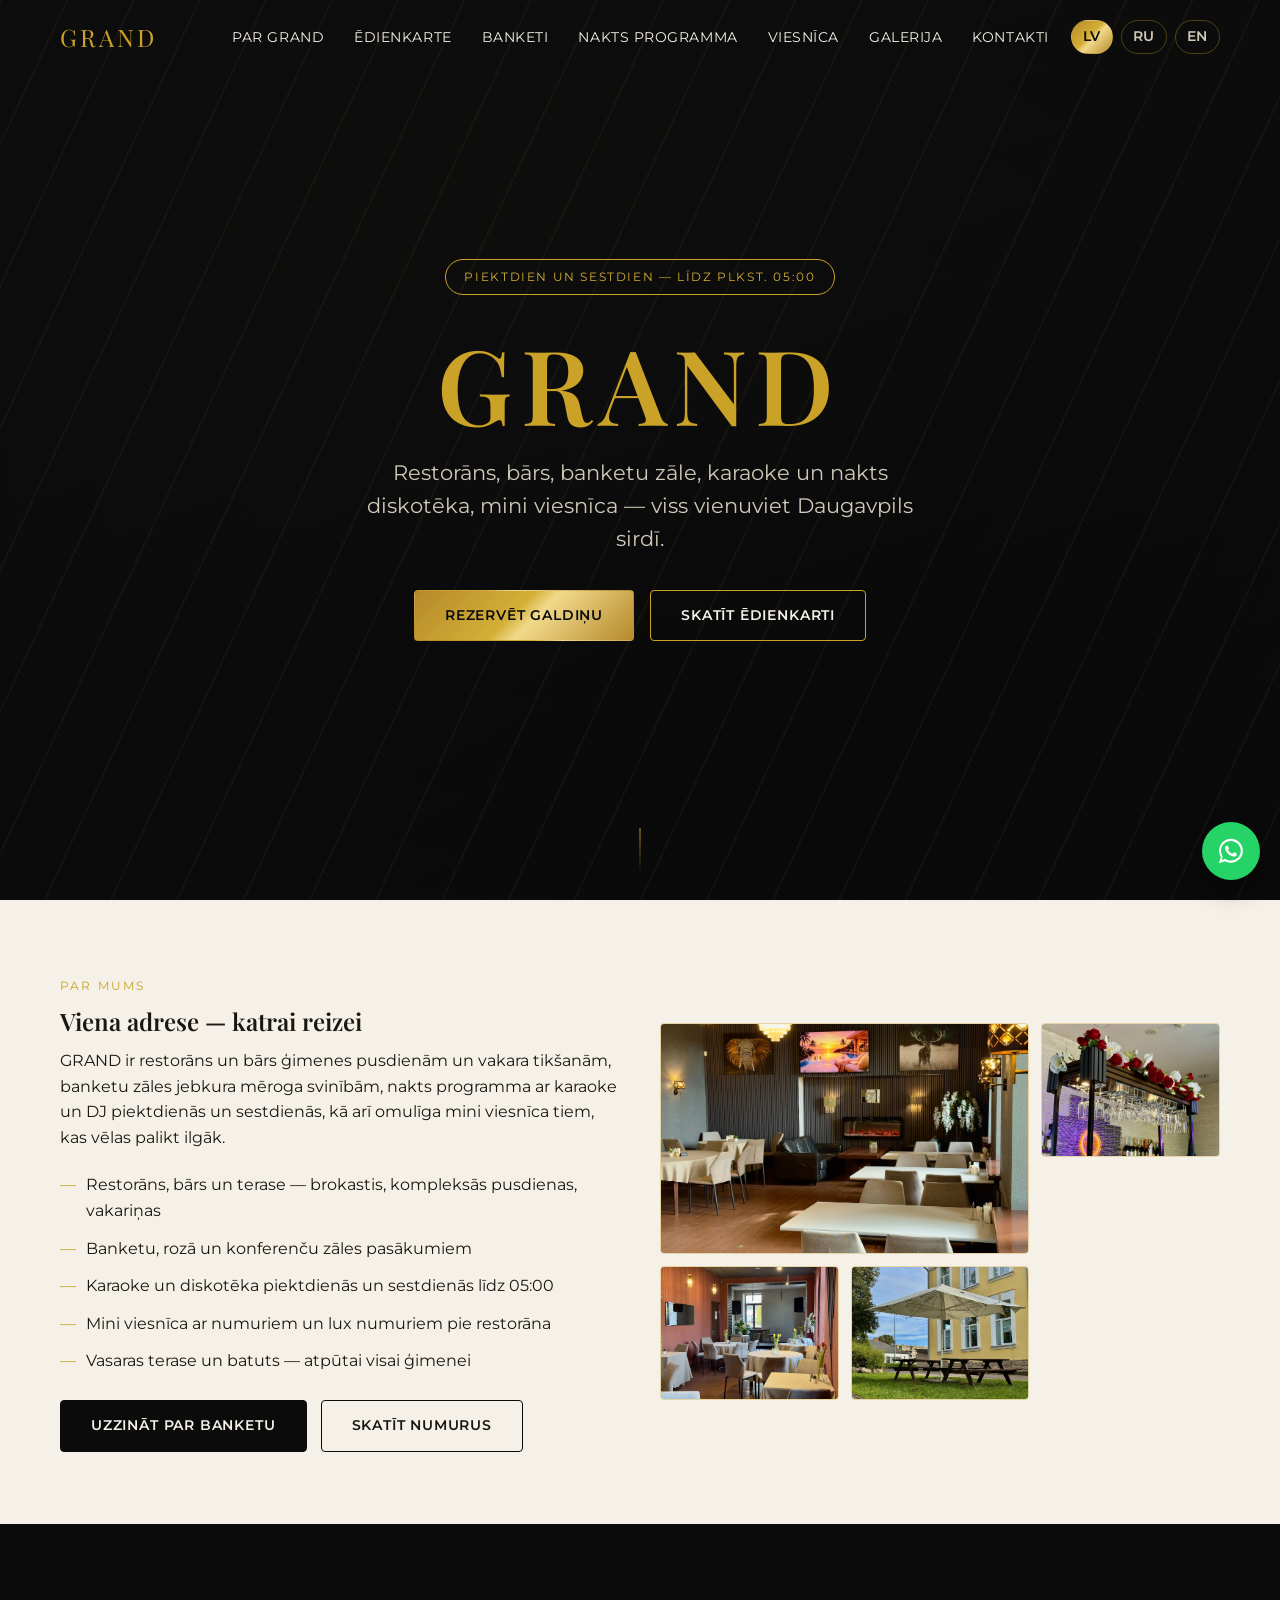
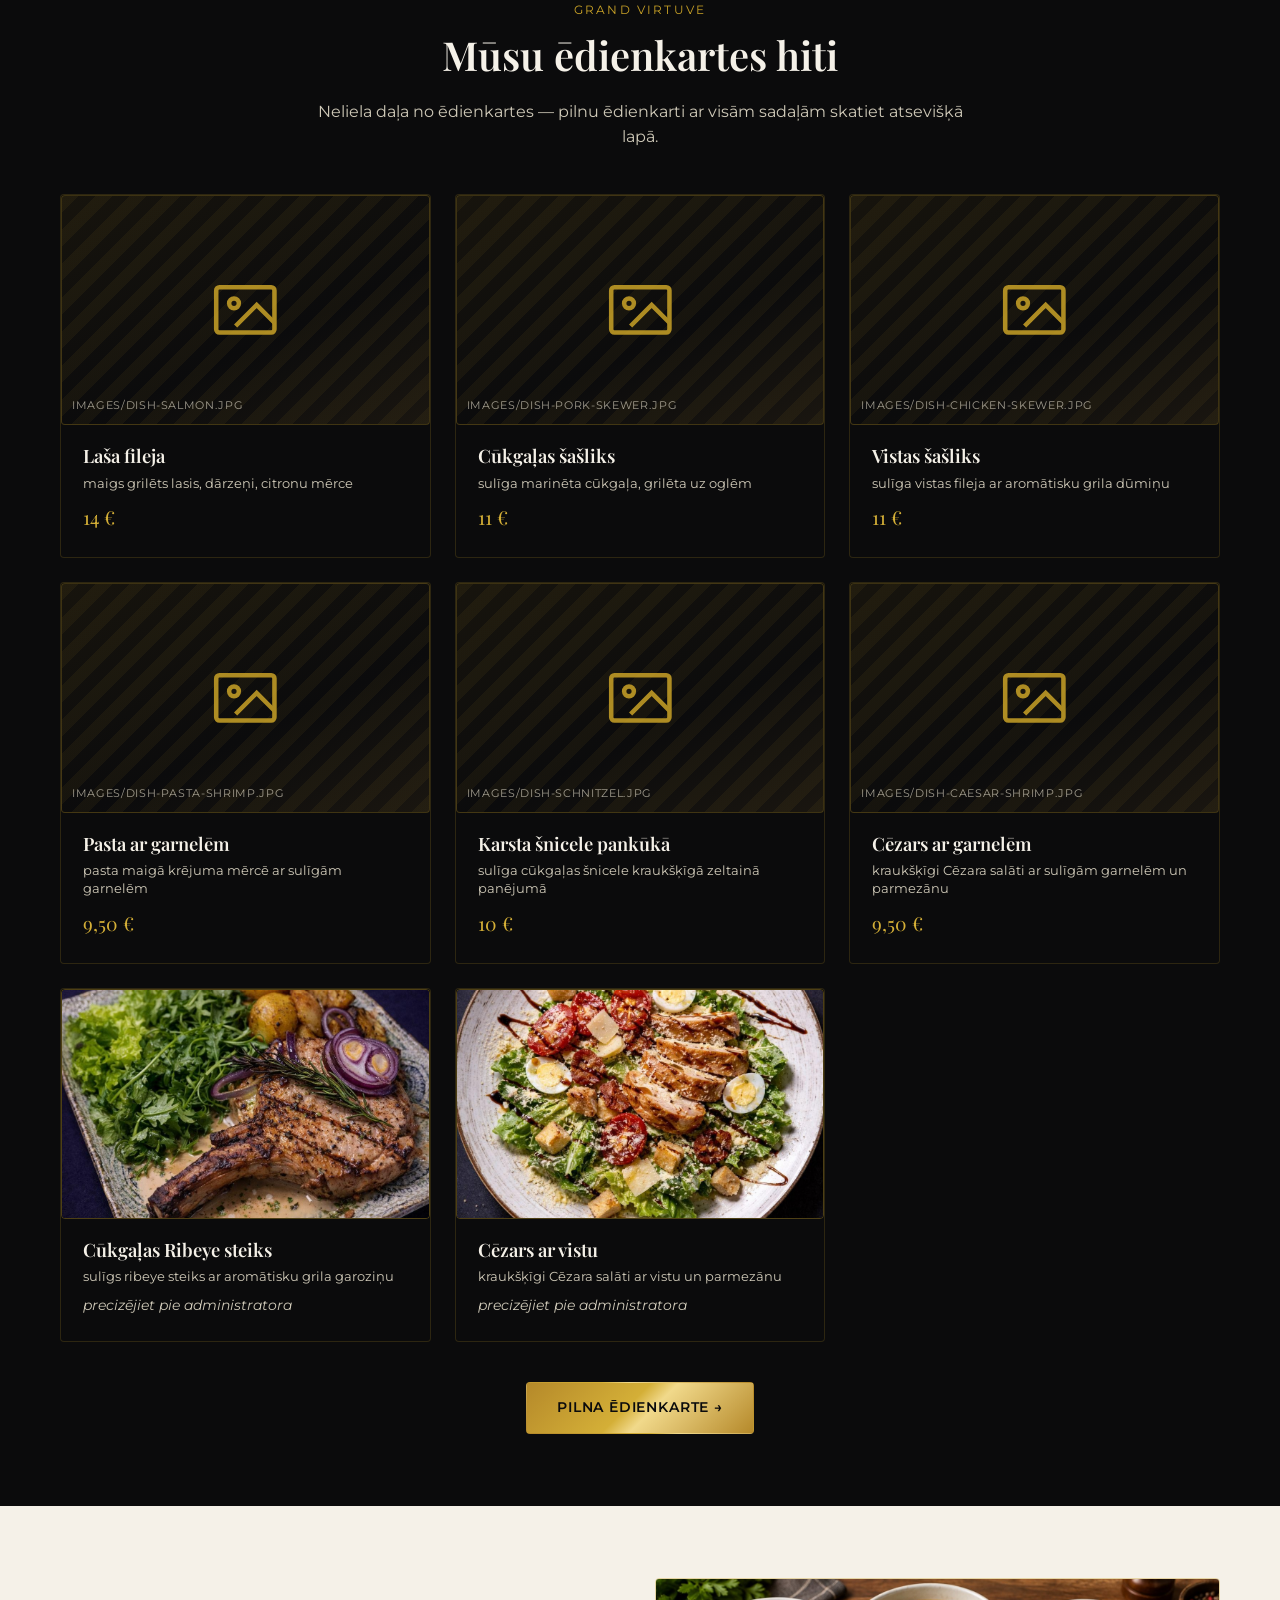
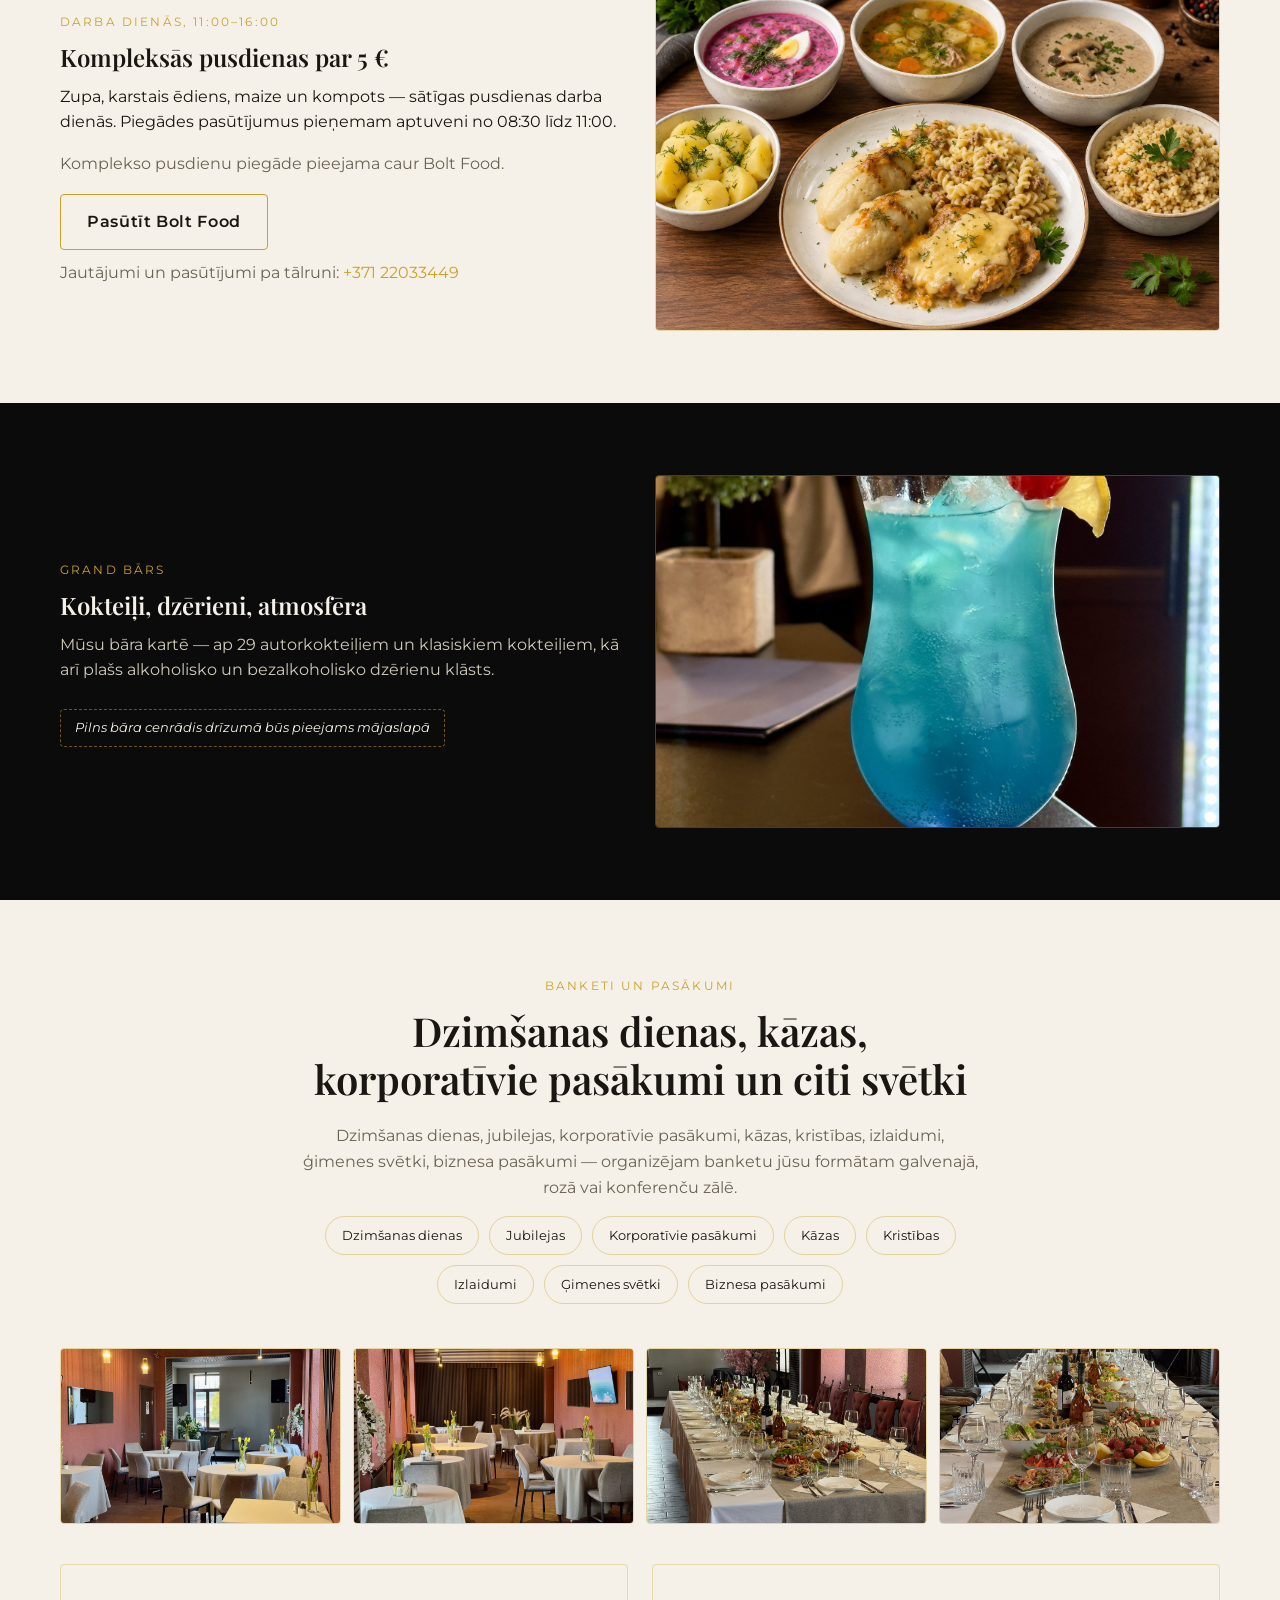
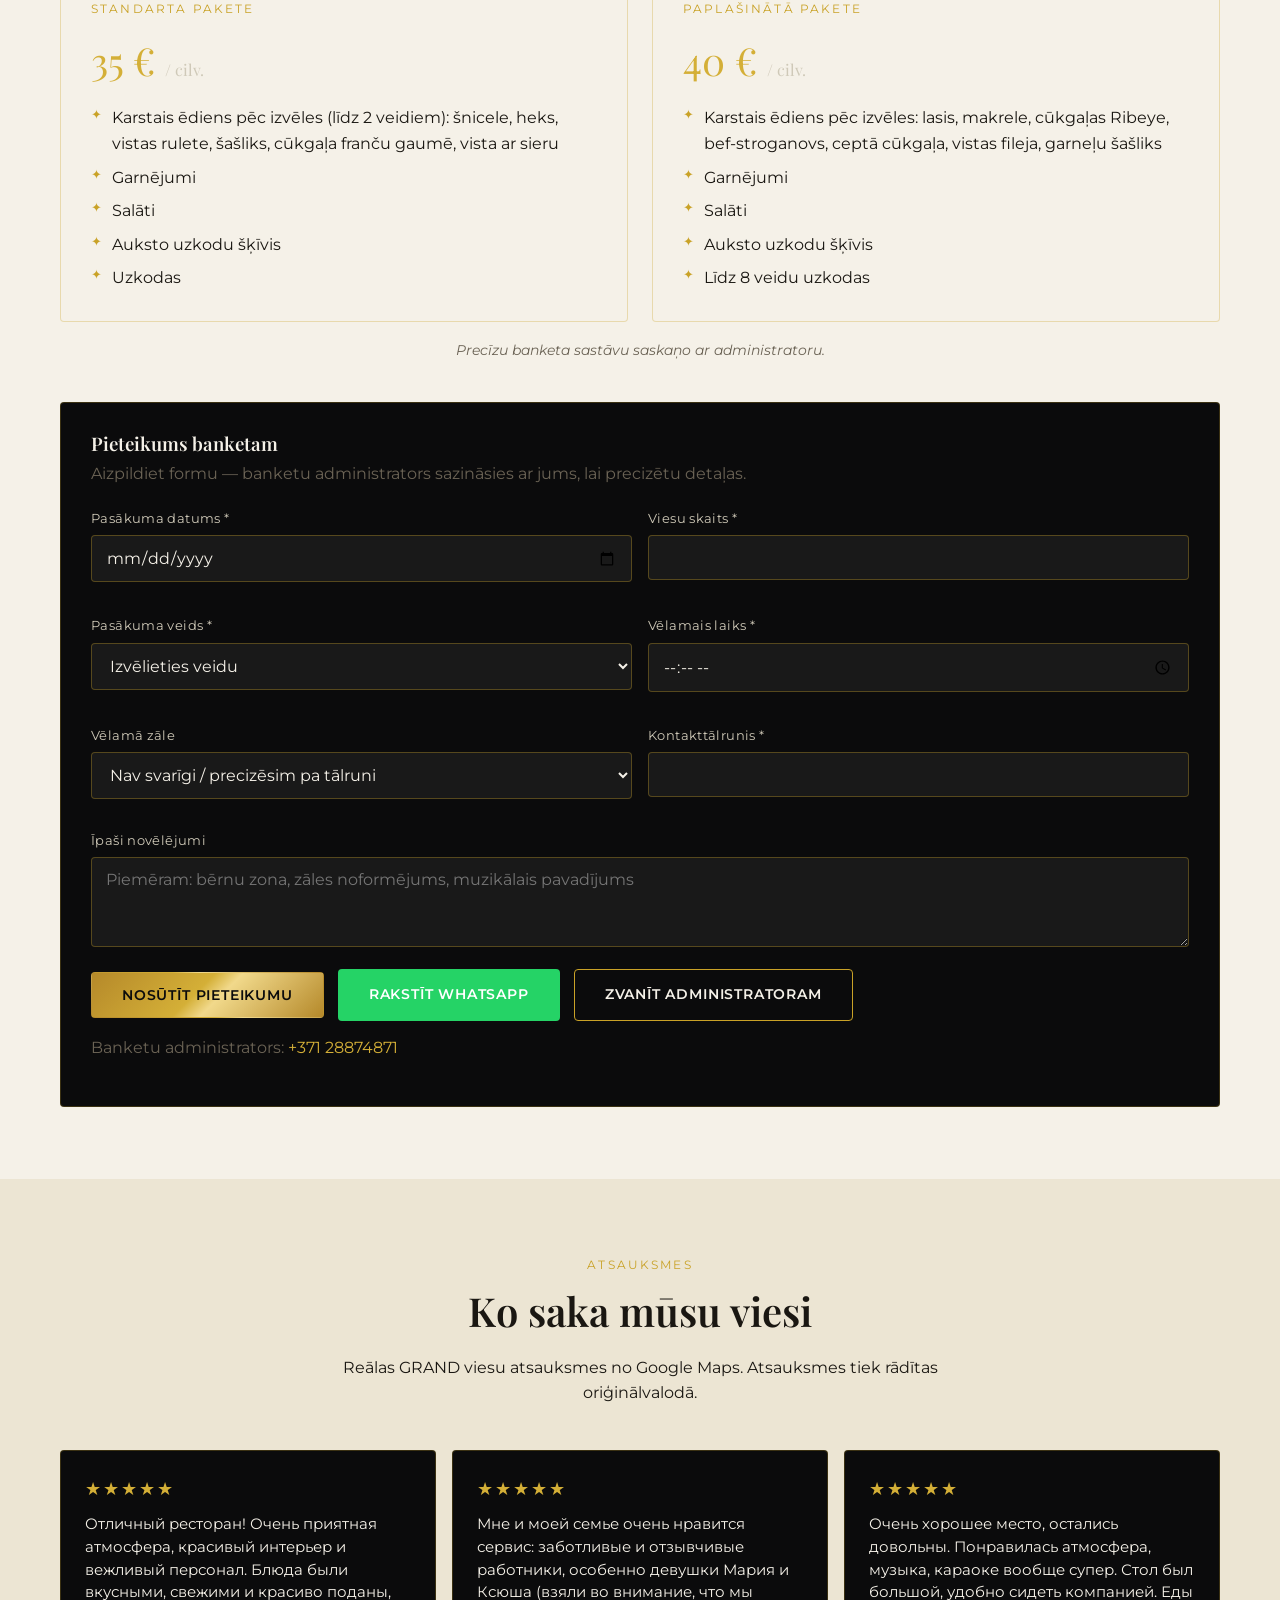
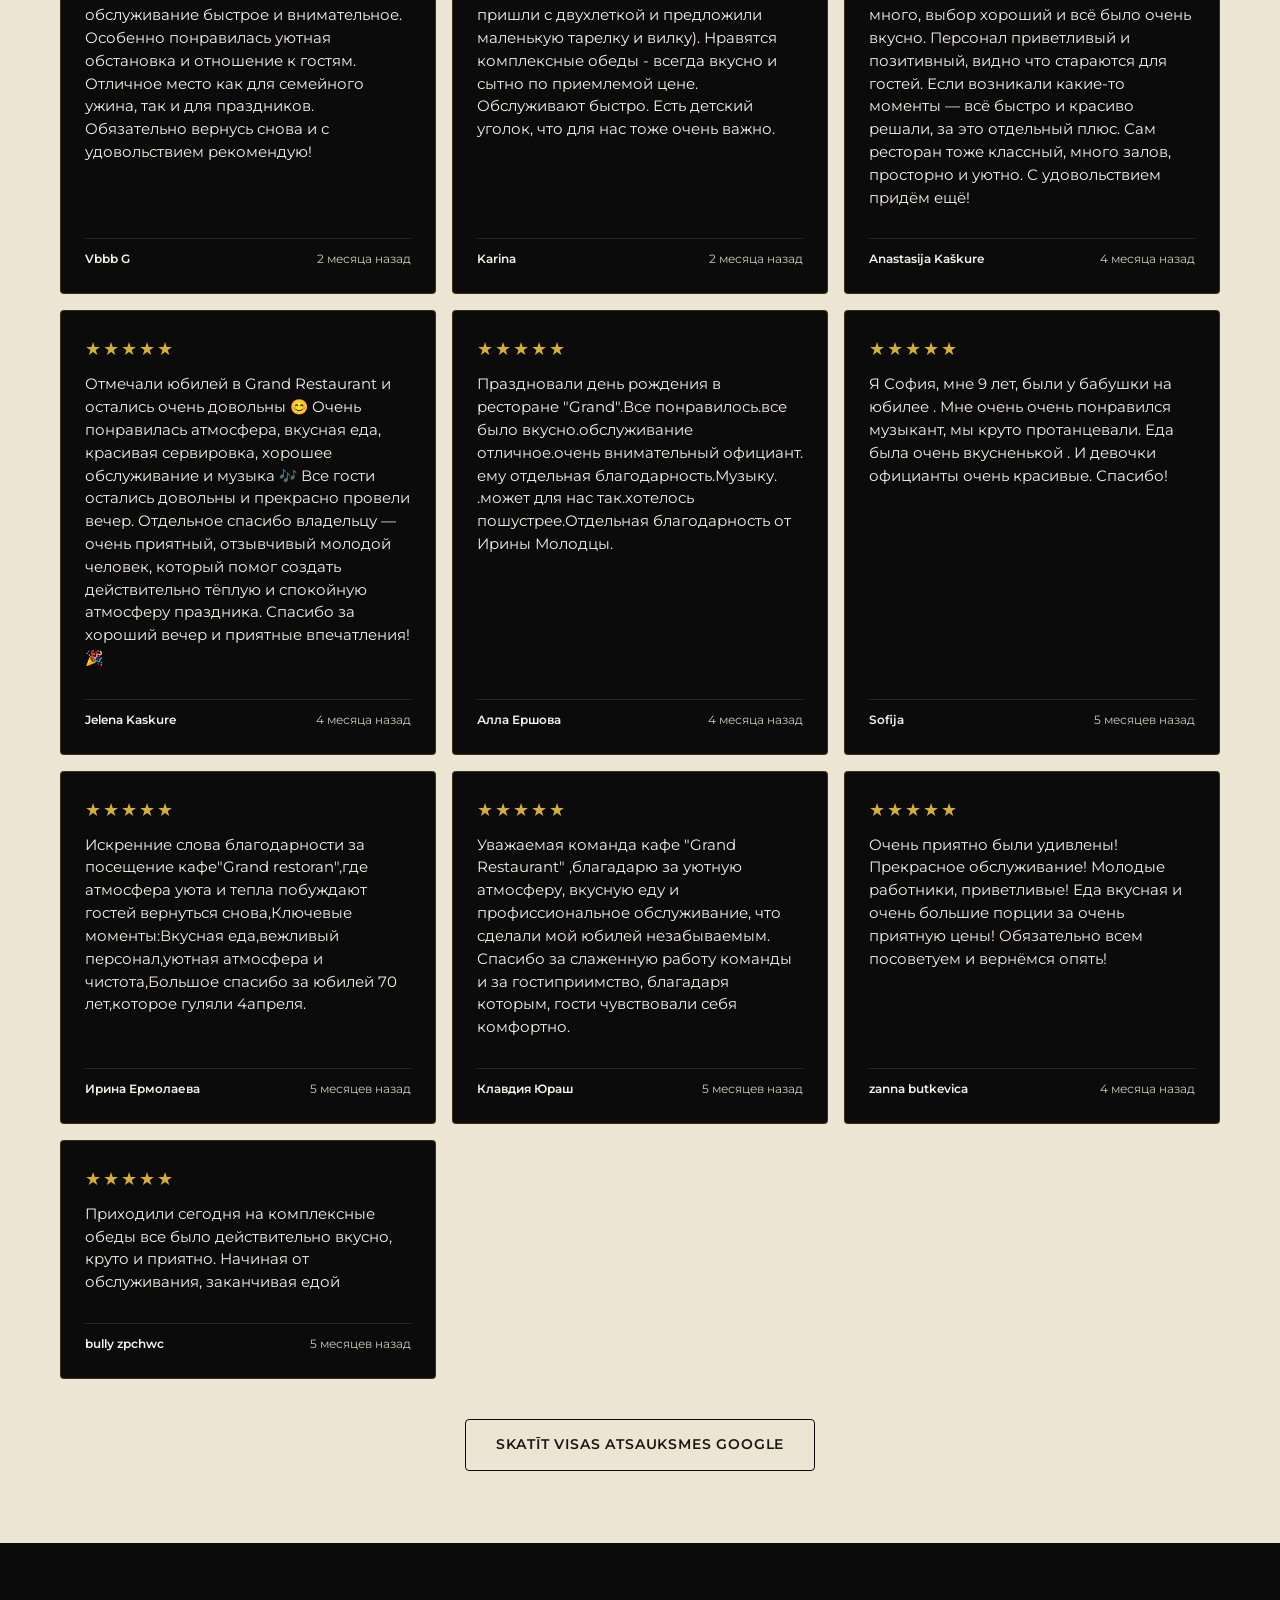
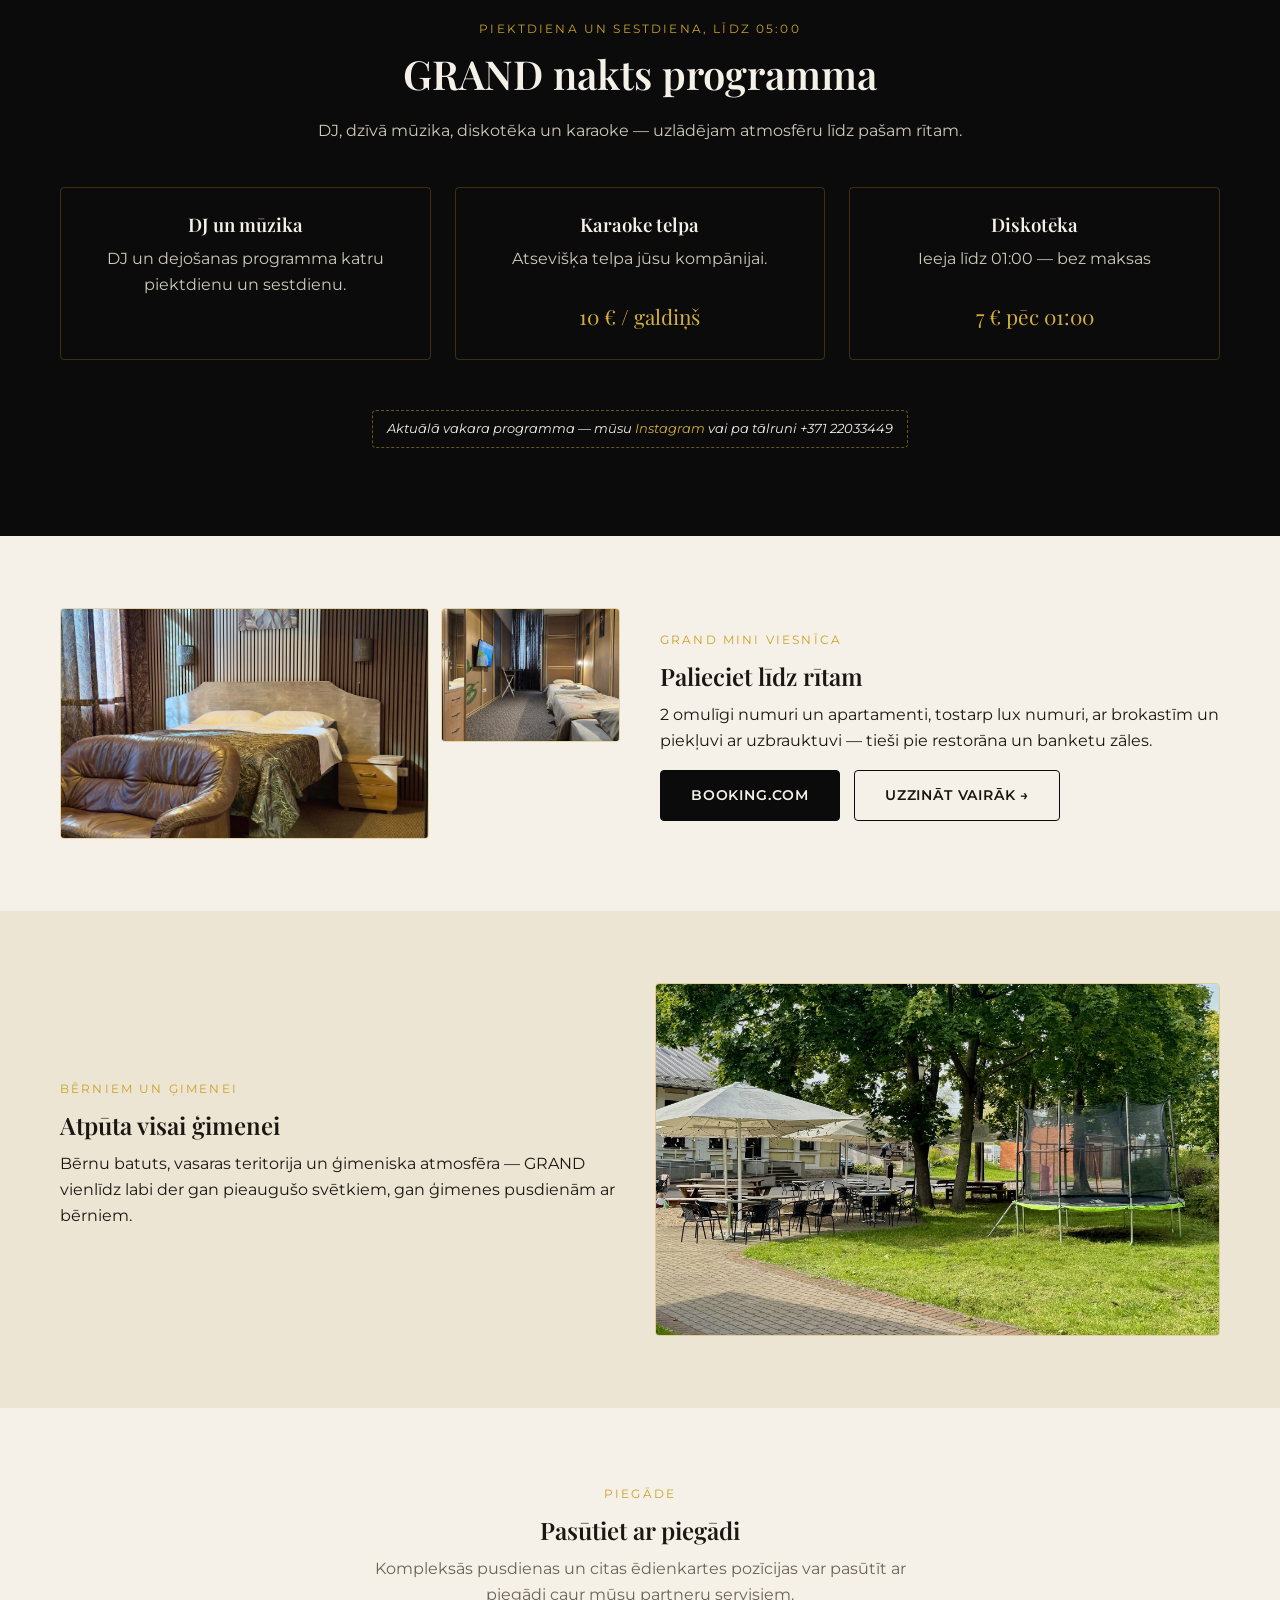
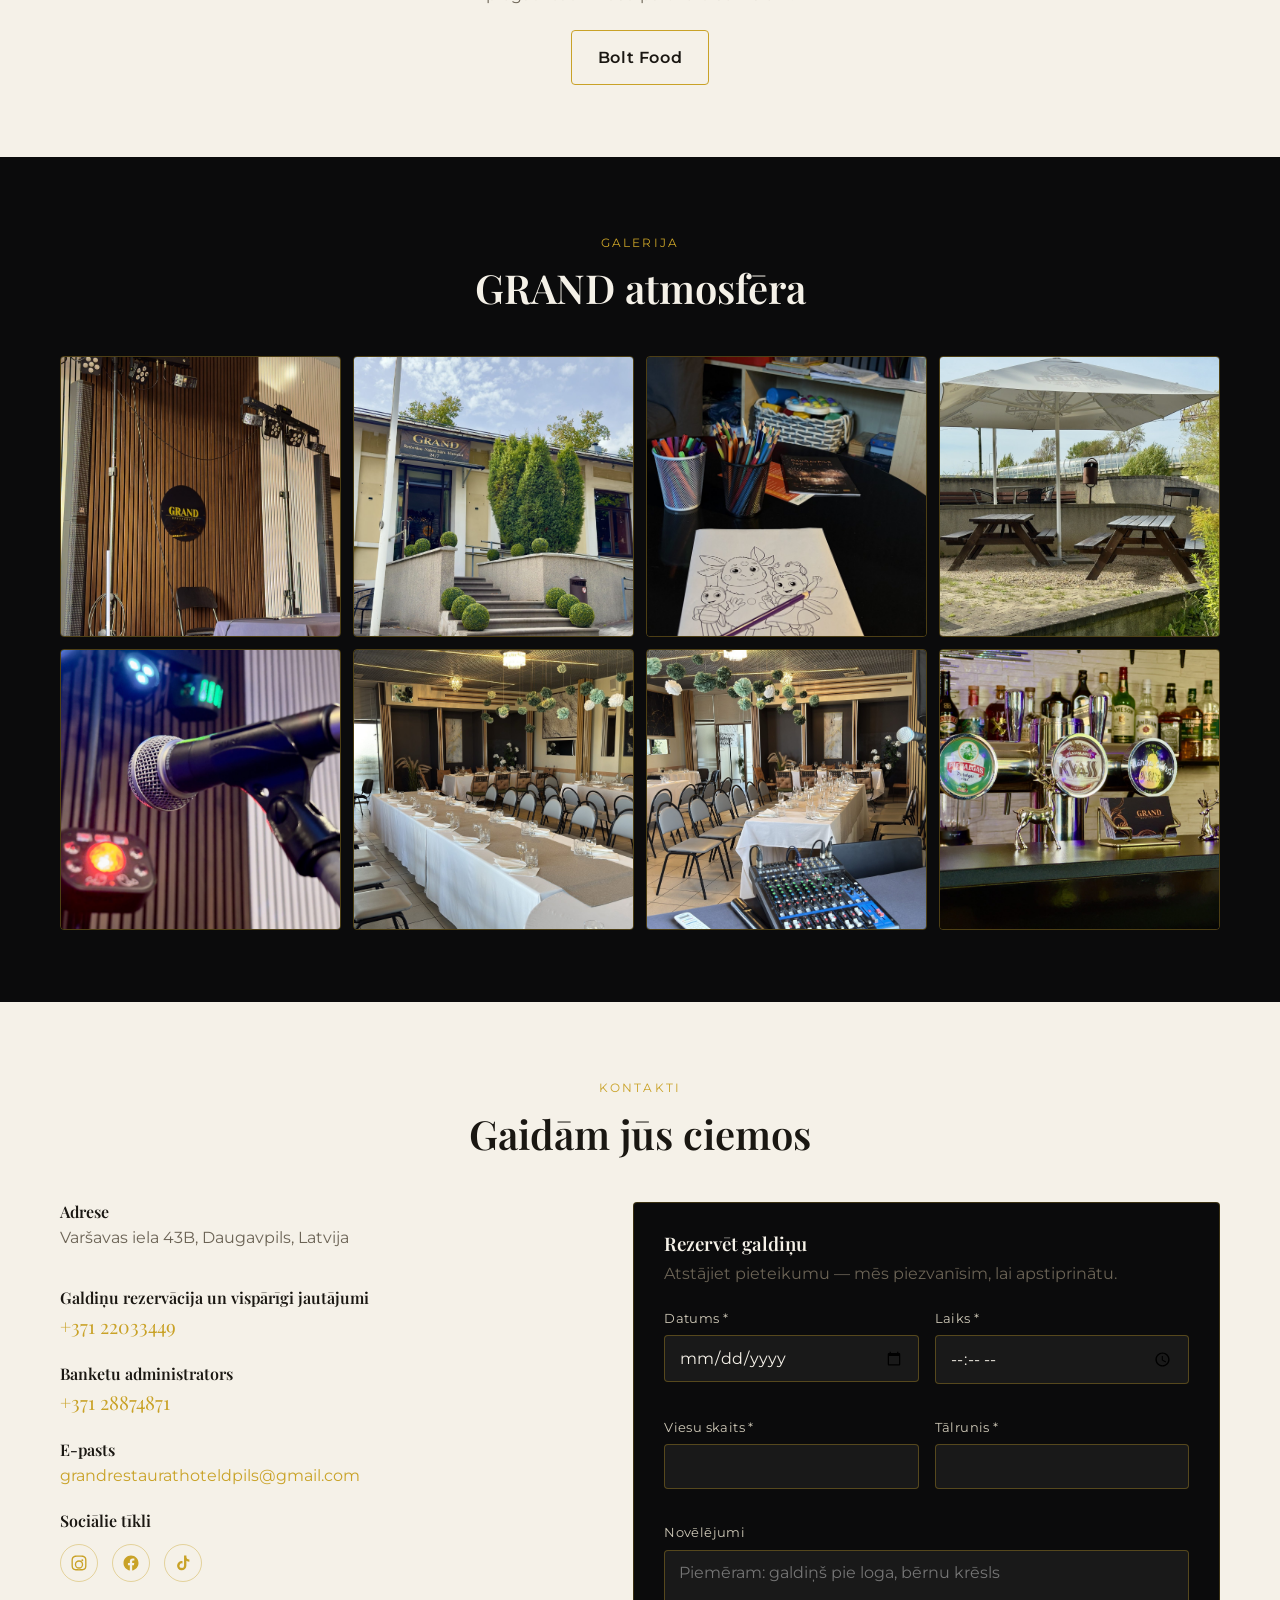
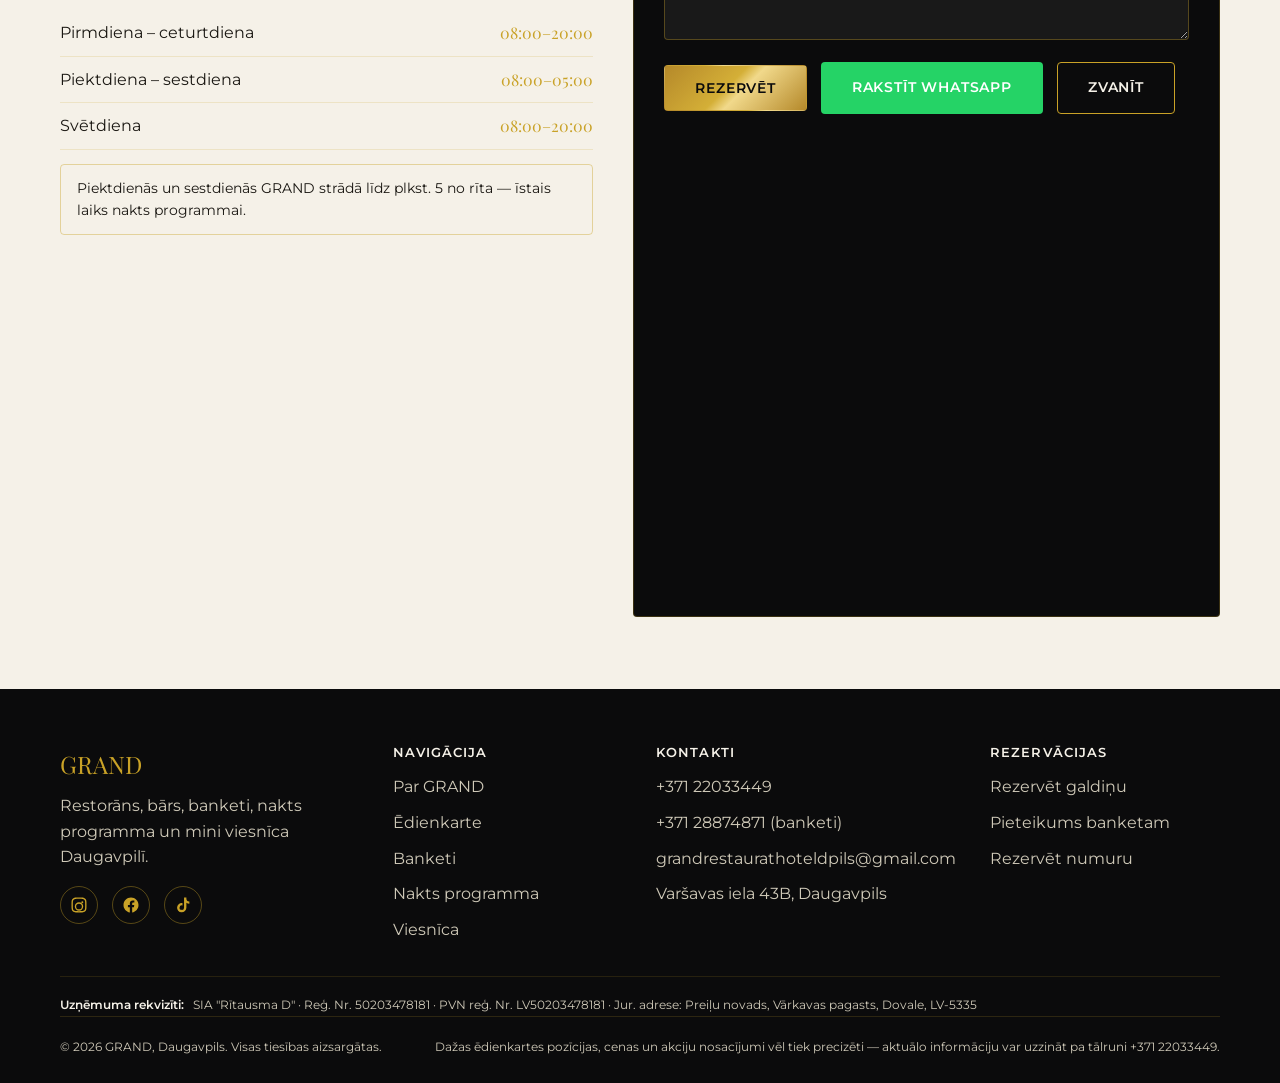
<file: index.html>
<!DOCTYPE html>
<html lang="lv">
<head>
<meta charset="UTF-8">
<meta name="viewport" content="width=device-width, initial-scale=1.0">
<title>GRAND — restorāns, bārs, banketi un viesnīca Daugavpilī</title>
<meta name="description" content="GRAND Daugavpilī — restorāns, bārs, banketu zāles, nakts programma ar karaoke un diskotēku (Pt–Se līdz 05:00) un omulīga mini viesnīca. Galdiņi, banketi, numuri — pa tālruni +371 22033449.">
<link rel="canonical" href="https://grand-daugavpils.lv/">
<link rel="alternate" hreflang="lv" href="https://grand-daugavpils.lv/">
<link rel="alternate" hreflang="ru" href="https://grand-daugavpils.lv/ru/">
<link rel="alternate" hreflang="en" href="https://grand-daugavpils.lv/en/">
<link rel="alternate" hreflang="x-default" href="https://grand-daugavpils.lv/">

<meta property="og:type" content="website">
<meta property="og:title" content="GRAND — restorāns, bārs, banketi un viesnīca Daugavpilī">
<meta property="og:description" content="Restorāns, bārs, banketu zāles, karaoke un nakts diskotēka līdz 05:00 Pt–Se, kā arī mini viesnīca. Varšavas iela 43B, Daugavpils.">
<meta property="og:image" content="/images/og-cover.jpg">
<meta property="og:locale" content="lv_LV">
<meta property="og:url" content="https://grand-daugavpils.lv/">

<link rel="icon" type="image/svg+xml" href="/favicon.svg">
<link rel="preconnect" href="https://fonts.googleapis.com">
<link rel="preconnect" href="https://fonts.gstatic.com" crossorigin>
<link href="https://fonts.googleapis.com/css2?family=Playfair+Display:wght@500;600;700&family=Montserrat:wght@400;500;600;700&display=swap" rel="stylesheet">
<link rel="stylesheet" href="/css/style.css">
</head>
<body>

<header class="site-header">
  <div class="container">
    <a href="/" class="brand">GRAND</a>
    <button class="nav-toggle" aria-label="Atvērt izvēlni" aria-expanded="false">
      <span></span><span></span><span></span>
    </button>
    <nav class="main-nav" id="main-nav">
      <ul>
        <li><a href="#about">Par GRAND</a></li>
        <li><a href="#menu">Ēdienkarte</a></li>
        <li><a href="#banquets">Banketi</a></li>
        <li><a href="#night">Nakts programma</a></li>
        <li><a href="/hotel.html">Viesnīca</a></li>
        <li><a href="#gallery">Galerija</a></li>
        <li><a href="#contacts">Kontakti</a></li>
      </ul>
      <a href="tel:+37122033449" class="nav-phone">+371 22033449</a>
      <div class="lang-switch">
        <a href="/" class="is-active">LV</a>
        <a href="/ru/">RU</a>
        <a href="/en/">EN</a>
      </div>
    </nav>
  </div>
</header>

<main>

  <!-- 1. HERO -->
  <section class="hero">
    <div class="hero-media"><!-- images/hero-bg.jpg --></div>
    <div class="hero-content">
      <span class="hero-badge">Piektdien un sestdien — līdz plkst. 05:00</span>
      <h1 class="brand-xl">GRAND</h1>
      <p class="hero-sub">Restorāns, bārs, banketu zāle, karaoke un nakts diskotēka, mini viesnīca — viss vienuviet Daugavpils sirdī.</p>
      <div class="hero-actions">
        <a href="#booking" class="btn btn-gold">Rezervēt galdiņu</a>
        <a href="/menu.html" class="btn btn-outline">Skatīt ēdienkarti</a>
      </div>
    </div>
    <span class="hero-scroll" aria-hidden="true"></span>
  </section>

  <!-- 2. PAR MUMS -->
  <section class="section section-light" id="about">
    <div class="container">
      <div class="about-grid">
        <div class="reveal">
          <span class="section-eyebrow">Par mums</span>
          <h2>Viena adrese — katrai reizei</h2>
          <p>GRAND ir restorāns un bārs ģimenes pusdienām un vakara tikšanām, banketu zāles jebkura mēroga svinībām, nakts programma ar karaoke un DJ piektdienās un sestdienās, kā arī omulīga mini viesnīca tiem, kas vēlas palikt ilgāk.</p>
          <ul class="feature-list">
            <li>Restorāns, bārs un terase — brokastis, kompleksās pusdienas, vakariņas</li>
            <li>Banketu, rozā un konferenču zāles pasākumiem</li>
            <li>Karaoke un diskotēka piektdienās un sestdienās līdz 05:00</li>
            <li>Mini viesnīca ar numuriem un lux numuriem pie restorāna</li>
            <li>Vasaras terase un batuts — atpūtai visai ģimenei</li>
          </ul>
          <div class="btn-row" style="margin-top:26px;">
            <a href="#banquets" class="btn btn-dark">Uzzināt par banketu</a>
            <a href="/hotel.html" class="btn btn-outline" style="border-color:var(--color-black);">Skatīt numurus</a>
          </div>
        </div>
        <div class="about-photos reveal">
          <div class="ph ph-wide ph-photo"><img src="/images/restaurant-hall-1.jpg" alt="GRAND restorāna galvenā zāle" loading="lazy"></div>
          <div class="ph ph-photo"><img src="/images/bar-1.jpg" alt="GRAND bārs" loading="lazy"></div>
          <div class="ph ph-photo"><img src="/images/banquet-hall.jpg" alt="GRAND rozā zāle banketiem" loading="lazy"></div>
          <div class="ph ph-photo"><img src="/images/terrace-1.jpg" alt="GRAND terase" loading="lazy"></div>
        </div>
      </div>
    </div>
  </section>

  <!-- 3. ĒDIENKARTE — priekšskatījums -->
  <section class="section section-dark" id="menu">
    <div class="container">
      <div class="section-head reveal">
        <span class="section-eyebrow">GRAND virtuve</span>
        <h2>Mūsu ēdienkartes hiti</h2>
        <p class="muted">Neliela daļa no ēdienkartes — pilnu ēdienkarti ar visām sadaļām skatiet atsevišķā lapā.</p>
      </div>
      <div class="card-grid cols-3 menu-hits-grid reveal">
        <article class="menu-card">
          <div class="ph ph-wide"><svg viewBox="0 0 24 24" fill="none" stroke="currentColor" stroke-width="1.4"><rect x="3" y="5" width="18" height="14" rx="1"/><circle cx="8.5" cy="10" r="1.5"/><path d="M21 16l-5.5-5.5L9 17"/></svg><span class="ph-label">images/dish-salmon.jpg</span></div>
          <div class="menu-card-body">
            <h3>Laša fileja</h3>
            <p class="dish-description">maigs grilēts lasis, dārzeņi, citronu mērce</p>
            <div class="menu-card-price">14 €</div>
          </div>
        </article>
        <article class="menu-card">
          <div class="ph ph-wide"><svg viewBox="0 0 24 24" fill="none" stroke="currentColor" stroke-width="1.4"><rect x="3" y="5" width="18" height="14" rx="1"/><circle cx="8.5" cy="10" r="1.5"/><path d="M21 16l-5.5-5.5L9 17"/></svg><span class="ph-label">images/dish-pork-skewer.jpg</span></div>
          <div class="menu-card-body">
            <h3>Cūkgaļas šašliks</h3>
            <p class="dish-description">sulīga marinēta cūkgaļa, grilēta uz oglēm</p>
            <div class="menu-card-price">11 €</div>
          </div>
        </article>
        <article class="menu-card">
          <div class="ph ph-wide"><svg viewBox="0 0 24 24" fill="none" stroke="currentColor" stroke-width="1.4"><rect x="3" y="5" width="18" height="14" rx="1"/><circle cx="8.5" cy="10" r="1.5"/><path d="M21 16l-5.5-5.5L9 17"/></svg><span class="ph-label">images/dish-chicken-skewer.jpg</span></div>
          <div class="menu-card-body">
            <h3>Vistas šašliks</h3>
            <p class="dish-description">sulīga vistas fileja ar aromātisku grila dūmiņu</p>
            <div class="menu-card-price">11 €</div>
          </div>
        </article>
        <article class="menu-card">
          <div class="ph ph-wide"><svg viewBox="0 0 24 24" fill="none" stroke="currentColor" stroke-width="1.4"><rect x="3" y="5" width="18" height="14" rx="1"/><circle cx="8.5" cy="10" r="1.5"/><path d="M21 16l-5.5-5.5L9 17"/></svg><span class="ph-label">images/dish-pasta-shrimp.jpg</span></div>
          <div class="menu-card-body">
            <h3>Pasta ar garnelēm</h3>
            <p class="dish-description">pasta maigā krējuma mērcē ar sulīgām garnelēm</p>
            <div class="menu-card-price">9,50 €</div>
          </div>
        </article>
        <article class="menu-card">
          <div class="ph ph-wide"><svg viewBox="0 0 24 24" fill="none" stroke="currentColor" stroke-width="1.4"><rect x="3" y="5" width="18" height="14" rx="1"/><circle cx="8.5" cy="10" r="1.5"/><path d="M21 16l-5.5-5.5L9 17"/></svg><span class="ph-label">images/dish-schnitzel.jpg</span></div>
          <div class="menu-card-body">
            <h3>Karsta šnicele pankūkā</h3>
            <p class="dish-description">sulīga cūkgaļas šnicele kraukšķīgā zeltainā panējumā</p>
            <div class="menu-card-price">10 €</div>
          </div>
        </article>
        <article class="menu-card">
          <div class="ph ph-wide"><svg viewBox="0 0 24 24" fill="none" stroke="currentColor" stroke-width="1.4"><rect x="3" y="5" width="18" height="14" rx="1"/><circle cx="8.5" cy="10" r="1.5"/><path d="M21 16l-5.5-5.5L9 17"/></svg><span class="ph-label">images/dish-caesar-shrimp.jpg</span></div>
          <div class="menu-card-body">
            <h3>Cēzars ar garnelēm</h3>
            <p class="dish-description">kraukšķīgi Cēzara salāti ar sulīgām garnelēm un parmezānu</p>
            <div class="menu-card-price">9,50 €</div>
          </div>
        </article>
        <article class="menu-card">
          <div class="ph ph-wide ph-photo"><img src="/images/dish-pork-ribeye.jpg" alt="Cūkgaļas Ribeye steiks" loading="lazy"></div>
          <div class="menu-card-body">
            <h3>Cūkgaļas Ribeye steiks</h3>
            <p class="dish-description">sulīgs ribeye steiks ar aromātisku grila garoziņu</p>
            <div class="menu-card-price tbd">precizējiet pie administratora</div>
          </div>
        </article>
        <article class="menu-card">
          <div class="ph ph-wide ph-photo"><img src="/images/dish-caesar-chicken.jpg" alt="Cēzars ar vistu" loading="lazy"></div>
          <div class="menu-card-body">
            <h3>Cēzars ar vistu</h3>
            <p class="dish-description">kraukšķīgi Cēzara salāti ar vistu un parmezānu</p>
            <div class="menu-card-price tbd">precizējiet pie administratora</div>
          </div>
        </article>
      </div>
      <div class="text-center mt-lg reveal">
        <a href="/menu.html" class="btn btn-gold">Pilna ēdienkarte →</a>
      </div>
    </div>
  </section>

  <!-- 4. KOMPLEKSĀS PUSDIENAS -->
  <section class="section section-light">
    <div class="container">
      <div class="info-strip">
        <div class="reveal">
          <span class="section-eyebrow">Darba dienās, 11:00–16:00</span>
          <h2>Kompleksās pusdienas par 5 €</h2>
          <p>Zupa, karstais ēdiens, maize un kompots — sātīgas pusdienas darba dienās. Piegādes pasūtījumus pieņemam aptuveni no 08:30 līdz 11:00.</p>
          <p class="muted">Komplekso pusdienu piegāde pieejama caur Bolt Food.</p>
          <div class="delivery-buttons">
            <a href="https://food.bolt.eu/en/278-daugavpils/p/195568-restorans-grand/" target="_blank" rel="noopener">Pasūtīt Bolt Food</a>
          </div>
          <p class="muted" style="margin-top:10px;">Jautājumi un pasūtījumi pa tālruni: <a class="tel" href="tel:+37122033449" style="color:var(--color-gold);">+371 22033449</a></p>
        </div>
        <div class="ph ph-wide ph-photo reveal"><img src="/images/lunch-set.jpg" alt="GRAND komplekso pusdienu piedāvājums" loading="lazy"></div>
      </div>
    </div>
  </section>

  <!-- 5. BĀRS -->
  <section class="section section-dark">
    <div class="container">
      <div class="info-strip reverse">
        <div class="ph ph-wide ph-photo reveal"><img src="/images/bar-cocktails.jpg" alt="GRAND bāra kokteilis" loading="lazy"></div>
        <div class="reveal">
          <span class="section-eyebrow">GRAND bārs</span>
          <h2>Kokteiļi, dzērieni, atmosfēra</h2>
          <p class="muted">Mūsu bāra kartē — ap 29 autorkokteiļiem un klasiskiem kokteiļiem, kā arī plašs alkoholisko un bezalkoholisko dzērienu klāsts.</p>
          <span class="tag-note">Pilns bāra cenrādis drīzumā būs pieejams mājaslapā</span>
        </div>
      </div>
    </div>
  </section>

  <!-- 6. BANKETI UN PASĀKUMI -->
  <section class="section section-light" id="banquets">
    <div class="container">
      <div class="section-head reveal">
        <span class="section-eyebrow">Banketi un pasākumi</span>
        <h2>Dzimšanas dienas, kāzas, korporatīvie pasākumi un citi svētki</h2>
        <p class="muted">Dzimšanas dienas, jubilejas, korporatīvie pasākumi, kāzas, kristības, izlaidumi, ģimenes svētki, biznesa pasākumi — organizējam banketu jūsu formātam galvenajā, rozā vai konferenču zālē.</p>
        <div class="event-tags text-center" style="justify-content:center;">
          <span>Dzimšanas dienas</span><span>Jubilejas</span><span>Korporatīvie pasākumi</span><span>Kāzas</span>
          <span>Kristības</span><span>Izlaidumi</span><span>Ģimenes svētki</span><span>Biznesa pasākumi</span>
        </div>
      </div>

      <div class="gallery-grid reveal mb-lg">
        <div class="ph ph-wide ph-photo"><img src="/images/banquet-hall.jpg" alt="GRAND rozā zāle banketiem" loading="lazy"></div>
        <div class="ph ph-wide ph-photo"><img src="/images/banquet-hall-2.jpg" alt="GRAND rozā zāle — otrs skats" loading="lazy"></div>
        <div class="ph ph-wide ph-photo"><img src="/images/banquet-table-1.jpg" alt="Svinīgi klāts galds banketam GRAND" loading="lazy"></div>
        <div class="ph ph-wide ph-photo"><img src="/images/banquet-table-2.jpg" alt="Uzkodas un dzērieni banketa galdā GRAND" loading="lazy"></div>
      </div>

      <div class="card-grid reveal">
        <div class="package-card">
          <span class="section-eyebrow">Standarta pakete</span>
          <div class="price">35 € <span>/ cilv.</span></div>
          <ul>
            <li>Karstais ēdiens pēc izvēles (līdz 2 veidiem): šnicele, heks, vistas rulete, šašliks, cūkgaļa franču gaumē, vista ar sieru</li>
            <li>Garnējumi</li>
            <li>Salāti</li>
            <li>Auksto uzkodu šķīvis</li>
            <li>Uzkodas</li>
          </ul>
        </div>
        <div class="package-card">
          <span class="section-eyebrow">Paplašinātā pakete</span>
          <div class="price">40 € <span>/ cilv.</span></div>
          <ul>
            <li>Karstais ēdiens pēc izvēles: lasis, makrele, cūkgaļas Ribeye, bef-stroganovs, ceptā cūkgaļa, vistas fileja, garneļu šašliks</li>
            <li>Garnējumi</li>
            <li>Salāti</li>
            <li>Auksto uzkodu šķīvis</li>
            <li>Līdz 8 veidu uzkodas</li>
          </ul>
        </div>
      </div>
      <p class="package-note text-center" style="color:var(--color-muted-on-light);">Precīzu banketa sastāvu saskaņo ar administratoru.</p>

      <div class="form-card reveal mt-lg" id="banquet-form">
        <h3 style="margin-bottom:6px;">Pieteikums banketam</h3>
        <p class="muted" style="margin-bottom:22px;">Aizpildiet formu — banketu administrators sazināsies ar jums, lai precizētu detaļas.</p>
        <form data-grand-form="banquet" data-whatsapp-title="Pieteikums banketam GRAND" novalidate>
          <div class="form-grid cols-2">
            <div class="form-group">
              <label for="banquet-date">Pasākuma datums *</label>
              <input type="date" id="banquet-date" name="date" required data-error-message="Norādiet datumu">
              <span class="form-error"></span>
            </div>
            <div class="form-group">
              <label for="banquet-guests">Viesu skaits *</label>
              <input type="number" id="banquet-guests" name="guests" min="1" required data-error-message="Norādiet viesu skaitu">
              <span class="form-error"></span>
            </div>
            <div class="form-group">
              <label for="banquet-type">Pasākuma veids *</label>
              <select id="banquet-type" name="event_type" required>
                <option value="">Izvēlieties veidu</option>
                <option>Dzimšanas diena</option>
                <option>Jubileja</option>
                <option>Korporatīvais pasākums</option>
                <option>Kāzas</option>
                <option>Kristības</option>
                <option>Izlaidums</option>
                <option>Ģimenes svētki</option>
                <option>Biznesa pasākums</option>
                <option>Cits</option>
              </select>
              <span class="form-error"></span>
            </div>
            <div class="form-group">
              <label for="banquet-time">Vēlamais laiks *</label>
              <input type="time" id="banquet-time" name="time" required data-error-message="Norādiet laiku">
              <span class="form-error"></span>
            </div>
            <div class="form-group">
              <label for="banquet-hall">Vēlamā zāle</label>
              <select id="banquet-hall" name="hall">
                <option value="">Nav svarīgi / precizēsim pa tālruni</option>
                <option>Galvenā zāle</option>
                <option>Rozā zāle</option>
                <option>Konferenču zāle</option>
                <option>Terase</option>
                <option>Vasaras terase</option>
              </select>
            </div>
            <div class="form-group">
              <label for="banquet-phone">Kontakttālrunis *</label>
              <input type="tel" id="banquet-phone" name="phone" required data-error-message="Norādiet tālruni">
              <span class="form-error"></span>
            </div>
          </div>
          <div class="form-group" style="margin-top:16px;">
            <label for="banquet-wishes">Īpaši novēlējumi</label>
            <textarea id="banquet-wishes" name="wishes" placeholder="Piemēram: bērnu zona, zāles noformējums, muzikālais pavadījums"></textarea>
          </div>
          <div class="form-actions">
            <button type="submit" class="btn btn-gold">Nosūtīt pieteikumu</button>
            <a href="#" class="btn btn-whatsapp" data-whatsapp-fallback target="_blank" rel="noopener">Rakstīt WhatsApp</a>
            <a href="tel:+37128874871" class="btn btn-outline">Zvanīt administratoram</a>
          </div>
          <p class="form-status" data-form-status></p>
        </form>
        <p class="muted" style="margin-top:10px;">Banketu administrators: <a class="tel" href="tel:+37128874871" style="color:var(--color-gold-light);">+371 28874871</a></p>
      </div>
    </div>
  </section>

  <!-- ATSAUKSMES (Google) — kartītes tiek renderētas no reviews[] masīva js/reviews.js -->
  <section class="section section-alt" id="reviews">
    <div class="container">
      <div class="section-head reveal">
        <span class="section-eyebrow">Atsauksmes</span>
        <h2>Ko saka mūsu viesi</h2>
        <p class="muted">Reālas GRAND viesu atsauksmes no Google Maps. Atsauksmes tiek rādītas oriģinālvalodā.</p>
      </div>
      <!-- Kartītes tiek pievienotas automātiski ar js/reviews.js -->
      <div class="reviews-track reveal" data-reviews-track></div>
      <div class="text-center mt-lg reveal">
        <a href="https://maps.app.goo.gl/6jVPEJvZiig7urjC8?g_st=ic" target="_blank" rel="noopener" class="btn btn-outline" style="border-color:var(--color-black);">Skatīt visas atsauksmes Google</a>
      </div>
    </div>
  </section>

  <!-- 7. NAKTS PROGRAMMA -->
  <section class="section section-dark" id="night">
    <div class="container">
      <div class="section-head reveal">
        <span class="section-eyebrow">Piektdiena un sestdiena, līdz 05:00</span>
        <h2>GRAND nakts programma</h2>
        <p class="muted">DJ, dzīvā mūzika, diskotēka un karaoke — uzlādējam atmosfēru līdz pašam rītam.</p>
      </div>
      <div class="night-grid reveal">
        <div class="night-item">
          <h3>DJ un mūzika</h3>
          <p class="muted">DJ un dejošanas programma katru piektdienu un sestdienu.</p>
        </div>
        <div class="night-item">
          <h3>Karaoke telpa</h3>
          <p class="muted">Atsevišķa telpa jūsu kompānijai.</p>
          <span class="price-tag">10 € / galdiņš</span>
        </div>
        <div class="night-item">
          <h3>Diskotēka</h3>
          <p class="muted">Ieeja līdz 01:00 — bez maksas</p>
          <span class="price-tag">7 € pēc 01:00</span>
        </div>
      </div>
      <p class="text-center mt-lg reveal">
        <span class="tag-note">Aktuālā vakara programma — mūsu <a href="https://www.instagram.com/grand_hotel_and_restaurant/" target="_blank" rel="noopener" style="color:var(--color-gold-light);">Instagram</a> vai pa tālruni +371 22033449</span>
      </p>
    </div>
  </section>

  <!-- 8. VIESNĪCA — priekšskatījums -->
  <section class="section section-light" id="hotel">
    <div class="container">
      <div class="about-grid">
        <div class="about-photos reveal">
          <div class="ph ph-wide ph-photo"><img src="/images/hotel-room-1-1.jpg" alt="GRAND viesnīcas 1. numurs" loading="lazy"></div>
          <div class="ph ph-photo"><img src="/images/hotel-room-2-1.jpg" alt="GRAND viesnīcas 2. numurs" loading="lazy"></div>
        </div>
        <div class="reveal">
          <span class="section-eyebrow">GRAND mini viesnīca</span>
          <h2>Palieciet līdz rītam</h2>
          <p>2 omulīgi numuri un apartamenti, tostarp lux numuri, ar brokastīm un piekļuvi ar uzbrauktuvi — tieši pie restorāna un banketu zāles.</p>
          <div class="btn-row">
            <a href="https://www.booking.com/hotel/lv/grand-restaurant-amp.en-gb.html" target="_blank" rel="noopener" class="btn btn-dark">Booking.com</a>
            <a href="/hotel.html" class="btn btn-outline" style="border-color:var(--color-black);">Uzzināt vairāk →</a>
          </div>
        </div>
      </div>
    </div>
  </section>

  <!-- 9. BĒRNIEM UN ĢIMENEI -->
  <section class="section section-alt">
    <div class="container">
      <div class="info-strip">
        <div class="reveal">
          <span class="section-eyebrow">Bērniem un ģimenei</span>
          <h2>Atpūta visai ģimenei</h2>
          <p class="muted">Bērnu batuts, vasaras teritorija un ģimeniska atmosfēra — GRAND vienlīdz labi der gan pieaugušo svētkiem, gan ģimenes pusdienām ar bērniem.</p>
        </div>
        <div class="ph ph-wide ph-photo reveal"><img src="/images/kids-area.jpg" alt="GRAND vasaras terase ar bērnu batutu" loading="lazy"></div>
      </div>
    </div>
  </section>

  <!-- 10. PIEGĀDE -->
  <section class="section section-light">
    <div class="container text-center reveal">
      <span class="section-eyebrow">Piegāde</span>
      <h2>Pasūtiet ar piegādi</h2>
      <p class="muted" style="max-width:560px;margin:0 auto;">Kompleksās pusdienas un citas ēdienkartes pozīcijas var pasūtīt ar piegādi caur mūsu partneru servisiem.</p>
      <div class="delivery-buttons" style="justify-content:center;margin-top:22px;">
        <a href="https://food.bolt.eu/en/278-daugavpils/p/195568-restorans-grand/" target="_blank" rel="noopener">Bolt Food</a>
      </div>
    </div>
  </section>

  <!-- 11. GALERIJA -->
  <section class="section section-dark" id="gallery">
    <div class="container">
      <div class="section-head reveal">
        <span class="section-eyebrow">Galerija</span>
        <h2>GRAND atmosfēra</h2>
      </div>
      <div class="gallery-grid reveal">
        <div class="ph ph-square ph-photo"><img src="/images/gallery-1.jpg" alt="GRAND nakts programma un skatuve" loading="lazy"></div>
        <div class="ph ph-square ph-photo"><img src="/images/gallery-2.jpg" alt="GRAND ieeja" loading="lazy"></div>
        <div class="ph ph-square ph-photo"><img src="/images/gallery-3.jpg" alt="Bērnu stūrītis GRAND" loading="lazy"></div>
        <div class="ph ph-square ph-photo"><img src="/images/gallery-4.jpg" alt="GRAND terase brīvā dabā" loading="lazy"></div>
        <div class="ph ph-square ph-photo"><img src="/images/gallery-5.jpg" alt="Karaoke mikrofons GRAND" loading="lazy"></div>
        <div class="ph ph-square ph-photo"><img src="/images/gallery-6.jpg" alt="GRAND konferenču zāle" loading="lazy"></div>
        <div class="ph ph-square ph-photo"><img src="/images/gallery-7.jpg" alt="GRAND konferenču zāle ar karaoke aprīkojumu" loading="lazy"></div>
        <div class="ph ph-square ph-photo"><img src="/images/gallery-8.jpg" alt="GRAND bāra izlejamā alus krāni" loading="lazy"></div>
      </div>
    </div>
  </section>

  <!-- 12. KONTAKTI -->
  <section class="section section-light" id="contacts">
    <div class="container">
      <div class="section-head reveal">
        <span class="section-eyebrow">Kontakti</span>
        <h2>Gaidām jūs ciemos</h2>
      </div>
      <div class="contact-grid reveal">
        <div>
          <div class="contact-info-list">
            <div class="contact-info-item">
              <h4>Adrese</h4>
              <p class="muted">Varšavas iela 43B, Daugavpils, Latvija</p>
            </div>
            <div class="contact-info-item">
              <h4>Galdiņu rezervācija un vispārīgi jautājumi</h4>
              <a class="tel" href="tel:+37122033449">+371 22033449</a>
            </div>
            <div class="contact-info-item">
              <h4>Banketu administrators</h4>
              <a class="tel" href="tel:+37128874871">+371 28874871</a>
            </div>
            <div class="contact-info-item">
              <h4>E-pasts</h4>
              <a href="mailto:grandrestaurathoteldpils@gmail.com" style="color:var(--color-gold);">grandrestaurathoteldpils@gmail.com</a>
            </div>
            <div class="contact-info-item">
              <h4>Sociālie tīkli</h4>
              <div class="footer-social">
                <a href="https://www.instagram.com/grand_hotel_and_restaurant/" target="_blank" rel="noopener" aria-label="Instagram"><svg viewBox="0 0 24 24" fill="currentColor" aria-hidden="true"><path d="M12 2c2.717 0 3.056.01 4.122.06 1.065.05 1.79.217 2.428.465.66.254 1.216.598 1.772 1.153a4.908 4.908 0 0 1 1.153 1.772c.247.637.415 1.363.465 2.428.048 1.066.06 1.405.06 4.122 0 2.717-.01 3.056-.06 4.122-.05 1.065-.218 1.79-.465 2.428a4.883 4.883 0 0 1-1.153 1.772 4.915 4.915 0 0 1-1.772 1.153c-.637.247-1.363.415-2.428.465-1.066.048-1.405.06-4.122.06-2.717 0-3.056-.01-4.122-.06-1.065-.05-1.79-.218-2.428-.465a4.89 4.89 0 0 1-1.772-1.153 4.904 4.904 0 0 1-1.153-1.772c-.248-.637-.415-1.363-.465-2.428C2.013 15.056 2 14.717 2 12c0-2.717.01-3.056.06-4.122.05-1.066.217-1.79.465-2.428a4.88 4.88 0 0 1 1.153-1.772A4.897 4.897 0 0 1 5.45 2.525c.637-.248 1.362-.415 2.428-.465C8.944 2.013 9.283 2 12 2zm0 1.802c-2.67 0-2.987.01-4.04.059-.976.045-1.505.207-1.858.344-.466.181-.8.399-1.15.748-.35.35-.566.683-.747 1.15-.137.353-.3.882-.344 1.857-.048 1.054-.059 1.37-.059 4.04 0 2.67.01 2.987.059 4.04.045.976.207 1.505.344 1.858.181.466.399.8.748 1.15.35.35.683.566 1.15.747.353.137.882.3 1.857.344 1.054.048 1.37.059 4.04.059 2.67 0 2.987-.01 4.04-.059.976-.045 1.505-.207 1.858-.344.466-.181.8-.398 1.15-.748.35-.35.566-.683.747-1.15.137-.353.3-.882.344-1.857.048-1.054.059-1.37.059-4.04 0-2.67-.01-2.987-.059-4.04-.045-.976-.207-1.505-.344-1.858a3.09 3.09 0 0 0-.748-1.15 3.098 3.098 0 0 0-1.15-.747c-.353-.137-.882-.3-1.857-.344-1.054-.048-1.37-.059-4.04-.059zm0 4.595a5.603 5.603 0 1 1 0 11.206 5.603 5.603 0 0 1 0-11.206zm0 1.802a3.801 3.801 0 1 0 0 7.602 3.801 3.801 0 0 0 0-7.602zm5.725-1.998a1.31 1.31 0 1 1-2.618 0 1.31 1.31 0 0 1 2.618 0z"/></svg></a>
                <a href="https://www.facebook.com/people/Grand-Restaurant/61566125824500/" target="_blank" rel="noopener" aria-label="Facebook"><svg viewBox="0 0 24 24" fill="currentColor" aria-hidden="true"><path d="M22 12.06C22 6.505 17.523 2 12 2S2 6.505 2 12.06c0 5.02 3.657 9.184 8.438 9.94v-7.03H7.898v-2.91h2.54V9.845c0-2.507 1.492-3.89 3.777-3.89 1.094 0 2.238.195 2.238.195v2.46h-1.26c-1.243 0-1.63.771-1.63 1.562v1.875h2.773l-.443 2.91h-2.33V22c4.78-.756 8.437-4.92 8.437-9.94z"/></svg></a>
                <a href="https://www.tiktok.com/@grand_restaurant__" target="_blank" rel="noopener" aria-label="TikTok"><svg viewBox="0 0 24 24" fill="currentColor" aria-hidden="true"><path d="M16.5 2h-3.1v13.5a3 3 0 1 1-2.1-2.86v-3.2a6.2 6.2 0 1 0 5.2 6.12V9.1a6.9 6.9 0 0 0 4 1.28V7.3a3.9 3.9 0 0 1-4-3.9V2z"/></svg></a>
              </div>
            </div>
          </div>

          <table class="hours-table">
            <tr><td>Pirmdiena – ceturtdiena</td><td>08:00–20:00</td></tr>
            <tr><td>Piektdiena – sestdiena</td><td>08:00–05:00</td></tr>
            <tr><td>Svētdiena</td><td>08:00–20:00</td></tr>
          </table>
          <p class="hours-note">Piektdienās un sestdienās GRAND strādā līdz plkst. 5 no rīta — īstais laiks nakts programmai.</p>

          <iframe class="map-frame mt-lg" loading="lazy" referrerpolicy="no-referrer-when-downgrade"
            src="https://www.google.com/maps?q=Var%C5%A1avas+iela+43B,+Daugavpils,+Latvia&output=embed"
            title="GRAND kartē — Varšavas iela 43B, Daugavpils"></iframe>
        </div>

        <div class="form-card" id="booking">
          <h3 style="margin-bottom:6px;">Rezervēt galdiņu</h3>
          <p class="muted" style="margin-bottom:22px;">Atstājiet pieteikumu — mēs piezvanīsim, lai apstiprinātu.</p>
          <form data-grand-form="table-booking" data-whatsapp-title="Galdiņa rezervācija GRAND" novalidate>
            <div class="form-grid cols-2">
              <div class="form-group">
                <label for="booking-date">Datums *</label>
                <input type="date" id="booking-date" name="date" required data-error-message="Norādiet datumu">
                <span class="form-error"></span>
              </div>
              <div class="form-group">
                <label for="booking-time">Laiks *</label>
                <input type="time" id="booking-time" name="time" required data-error-message="Norādiet laiku">
                <span class="form-error"></span>
              </div>
              <div class="form-group">
                <label for="booking-guests">Viesu skaits *</label>
                <input type="number" id="booking-guests" name="guests" min="1" required data-error-message="Norādiet viesu skaitu">
                <span class="form-error"></span>
              </div>
              <div class="form-group">
                <label for="booking-phone">Tālrunis *</label>
                <input type="tel" id="booking-phone" name="phone" required data-error-message="Norādiet tālruni">
                <span class="form-error"></span>
              </div>
            </div>
            <div class="form-group" style="margin-top:16px;">
              <label for="booking-wishes">Novēlējumi</label>
              <textarea id="booking-wishes" name="wishes" placeholder="Piemēram: galdiņš pie loga, bērnu krēsls"></textarea>
            </div>
            <div class="form-actions">
              <button type="submit" class="btn btn-gold">Rezervēt</button>
              <a href="#" class="btn btn-whatsapp" data-whatsapp-fallback target="_blank" rel="noopener">Rakstīt WhatsApp</a>
              <a href="tel:+37122033449" class="btn btn-outline">Zvanīt</a>
            </div>
            <p class="form-status" data-form-status></p>
          </form>
        </div>
      </div>
    </div>
  </section>

</main>

<footer class="site-footer">
  <div class="container">
    <div class="footer-grid">
      <div>
        <div class="footer-brand">GRAND</div>
        <p>Restorāns, bārs, banketi, nakts programma un mini viesnīca Daugavpilī.</p>
        <div class="footer-social">
          <a href="https://www.instagram.com/grand_hotel_and_restaurant/" target="_blank" rel="noopener" aria-label="Instagram"><svg viewBox="0 0 24 24" fill="currentColor" aria-hidden="true"><path d="M12 2c2.717 0 3.056.01 4.122.06 1.065.05 1.79.217 2.428.465.66.254 1.216.598 1.772 1.153a4.908 4.908 0 0 1 1.153 1.772c.247.637.415 1.363.465 2.428.048 1.066.06 1.405.06 4.122 0 2.717-.01 3.056-.06 4.122-.05 1.065-.218 1.79-.465 2.428a4.883 4.883 0 0 1-1.153 1.772 4.915 4.915 0 0 1-1.772 1.153c-.637.247-1.363.415-2.428.465-1.066.048-1.405.06-4.122.06-2.717 0-3.056-.01-4.122-.06-1.065-.05-1.79-.218-2.428-.465a4.89 4.89 0 0 1-1.772-1.153 4.904 4.904 0 0 1-1.153-1.772c-.248-.637-.415-1.363-.465-2.428C2.013 15.056 2 14.717 2 12c0-2.717.01-3.056.06-4.122.05-1.066.217-1.79.465-2.428a4.88 4.88 0 0 1 1.153-1.772A4.897 4.897 0 0 1 5.45 2.525c.637-.248 1.362-.415 2.428-.465C8.944 2.013 9.283 2 12 2zm0 1.802c-2.67 0-2.987.01-4.04.059-.976.045-1.505.207-1.858.344-.466.181-.8.399-1.15.748-.35.35-.566.683-.747 1.15-.137.353-.3.882-.344 1.857-.048 1.054-.059 1.37-.059 4.04 0 2.67.01 2.987.059 4.04.045.976.207 1.505.344 1.858.181.466.399.8.748 1.15.35.35.683.566 1.15.747.353.137.882.3 1.857.344 1.054.048 1.37.059 4.04.059 2.67 0 2.987-.01 4.04-.059.976-.045 1.505-.207 1.858-.344.466-.181.8-.398 1.15-.748.35-.35.566-.683.747-1.15.137-.353.3-.882.344-1.857.048-1.054.059-1.37.059-4.04 0-2.67-.01-2.987-.059-4.04-.045-.976-.207-1.505-.344-1.858a3.09 3.09 0 0 0-.748-1.15 3.098 3.098 0 0 0-1.15-.747c-.353-.137-.882-.3-1.857-.344-1.054-.048-1.37-.059-4.04-.059zm0 4.595a5.603 5.603 0 1 1 0 11.206 5.603 5.603 0 0 1 0-11.206zm0 1.802a3.801 3.801 0 1 0 0 7.602 3.801 3.801 0 0 0 0-7.602zm5.725-1.998a1.31 1.31 0 1 1-2.618 0 1.31 1.31 0 0 1 2.618 0z"/></svg></a>
          <a href="https://www.facebook.com/people/Grand-Restaurant/61566125824500/" target="_blank" rel="noopener" aria-label="Facebook"><svg viewBox="0 0 24 24" fill="currentColor" aria-hidden="true"><path d="M22 12.06C22 6.505 17.523 2 12 2S2 6.505 2 12.06c0 5.02 3.657 9.184 8.438 9.94v-7.03H7.898v-2.91h2.54V9.845c0-2.507 1.492-3.89 3.777-3.89 1.094 0 2.238.195 2.238.195v2.46h-1.26c-1.243 0-1.63.771-1.63 1.562v1.875h2.773l-.443 2.91h-2.33V22c4.78-.756 8.437-4.92 8.437-9.94z"/></svg></a>
          <a href="https://www.tiktok.com/@grand_restaurant__" target="_blank" rel="noopener" aria-label="TikTok"><svg viewBox="0 0 24 24" fill="currentColor" aria-hidden="true"><path d="M16.5 2h-3.1v13.5a3 3 0 1 1-2.1-2.86v-3.2a6.2 6.2 0 1 0 5.2 6.12V9.1a6.9 6.9 0 0 0 4 1.28V7.3a3.9 3.9 0 0 1-4-3.9V2z"/></svg></a>
        </div>
      </div>
      <div class="footer-col">
        <h4>Navigācija</h4>
        <ul>
          <li><a href="#about">Par GRAND</a></li>
          <li><a href="/menu.html">Ēdienkarte</a></li>
          <li><a href="#banquets">Banketi</a></li>
          <li><a href="#night">Nakts programma</a></li>
          <li><a href="/hotel.html">Viesnīca</a></li>
        </ul>
      </div>
      <div class="footer-col">
        <h4>Kontakti</h4>
        <ul>
          <li><a href="tel:+37122033449">+371 22033449</a></li>
          <li><a href="tel:+37128874871">+371 28874871 (banketi)</a></li>
          <li><a href="mailto:grandrestaurathoteldpils@gmail.com">grandrestaurathoteldpils@gmail.com</a></li>
          <li>Varšavas iela 43B, Daugavpils</li>
        </ul>
      </div>
      <div class="footer-col">
        <h4>Rezervācijas</h4>
        <ul>
          <li><a href="#booking">Rezervēt galdiņu</a></li>
          <li><a href="#banquet-form">Pieteikums banketam</a></li>
          <li><a href="/hotel.html">Rezervēt numuru</a></li>
        </ul>
      </div>
    </div>
    <div class="footer-requisites">
      <span class="footer-requisites-title">Uzņēmuma rekvizīti:</span>
      SIA "Rītausma D" · Reģ. Nr. 50203478181 · PVN reģ. Nr. LV50203478181 · Jur. adrese: Preiļu novads, Vārkavas pagasts, Dovale, LV-5335
    </div>
    <div class="footer-legal">
      <span>© <span id="year"></span> GRAND, Daugavpils. Visas tiesības aizsargātas.</span>
      <span>Dažas ēdienkartes pozīcijas, cenas un akciju nosacījumi vēl tiek precizēti — aktuālo informāciju var uzzināt pa tālruni +371 22033449.</span>
    </div>
  </div>
</footer>

<!-- Vieta turpmākajam AI čatbotam (Facebook / WhatsApp integrācija) — nākamais projekta posms -->
<div id="chat-widget-placeholder"></div>

<a class="whatsapp-float" href="https://wa.me/37122033449?text=Sveiki!%20V%C4%93los%20uzzin%C4%81t%20par%20GRAND" target="_blank" rel="noopener" aria-label="Rakstīt WhatsApp">
  <svg viewBox="0 0 32 32"><path d="M16 3C9 3 3.3 8.7 3.3 15.7c0 2.5.7 4.8 1.9 6.8L3 29l6.7-2.1c1.9 1 4 1.6 6.3 1.6 7 0 12.7-5.7 12.7-12.7S23 3 16 3zm0 23.1c-2 0-4-.5-5.7-1.6l-.4-.2-4 1.3 1.3-3.9-.3-.4a10.4 10.4 0 01-1.6-5.6c0-5.8 4.7-10.4 10.4-10.4S26.4 9.9 26.4 15.7 21.7 26.1 16 26.1zm5.7-7.8c-.3-.2-1.8-.9-2.1-1s-.5-.2-.7.2-.8 1-1 1.2-.4.2-.7.1a8.5 8.5 0 01-2.5-1.5 9.3 9.3 0 01-1.7-2.1c-.2-.3 0-.5.1-.6l.4-.5.3-.4a.6.6 0 000-.6c-.1-.2-.7-1.7-1-2.3s-.5-.5-.7-.5h-.6a1.2 1.2 0 00-.8.4 3.6 3.6 0 00-1.1 2.6c0 1.6 1.1 3.1 1.3 3.3.2.3 2.2 3.4 5.4 4.6.7.3 1.3.5 1.8.6.7.2 1.4.2 1.9.1.6-.1 1.8-.7 2-1.4.3-.7.3-1.3.2-1.4 0-.1-.3-.2-.6-.4z"/></svg>
</a>

<script src="/js/reviews.js"></script>
<script src="/js/main.js"></script>
<script>document.getElementById("year").textContent = new Date().getFullYear();</script>
</body>
</html>
</file>
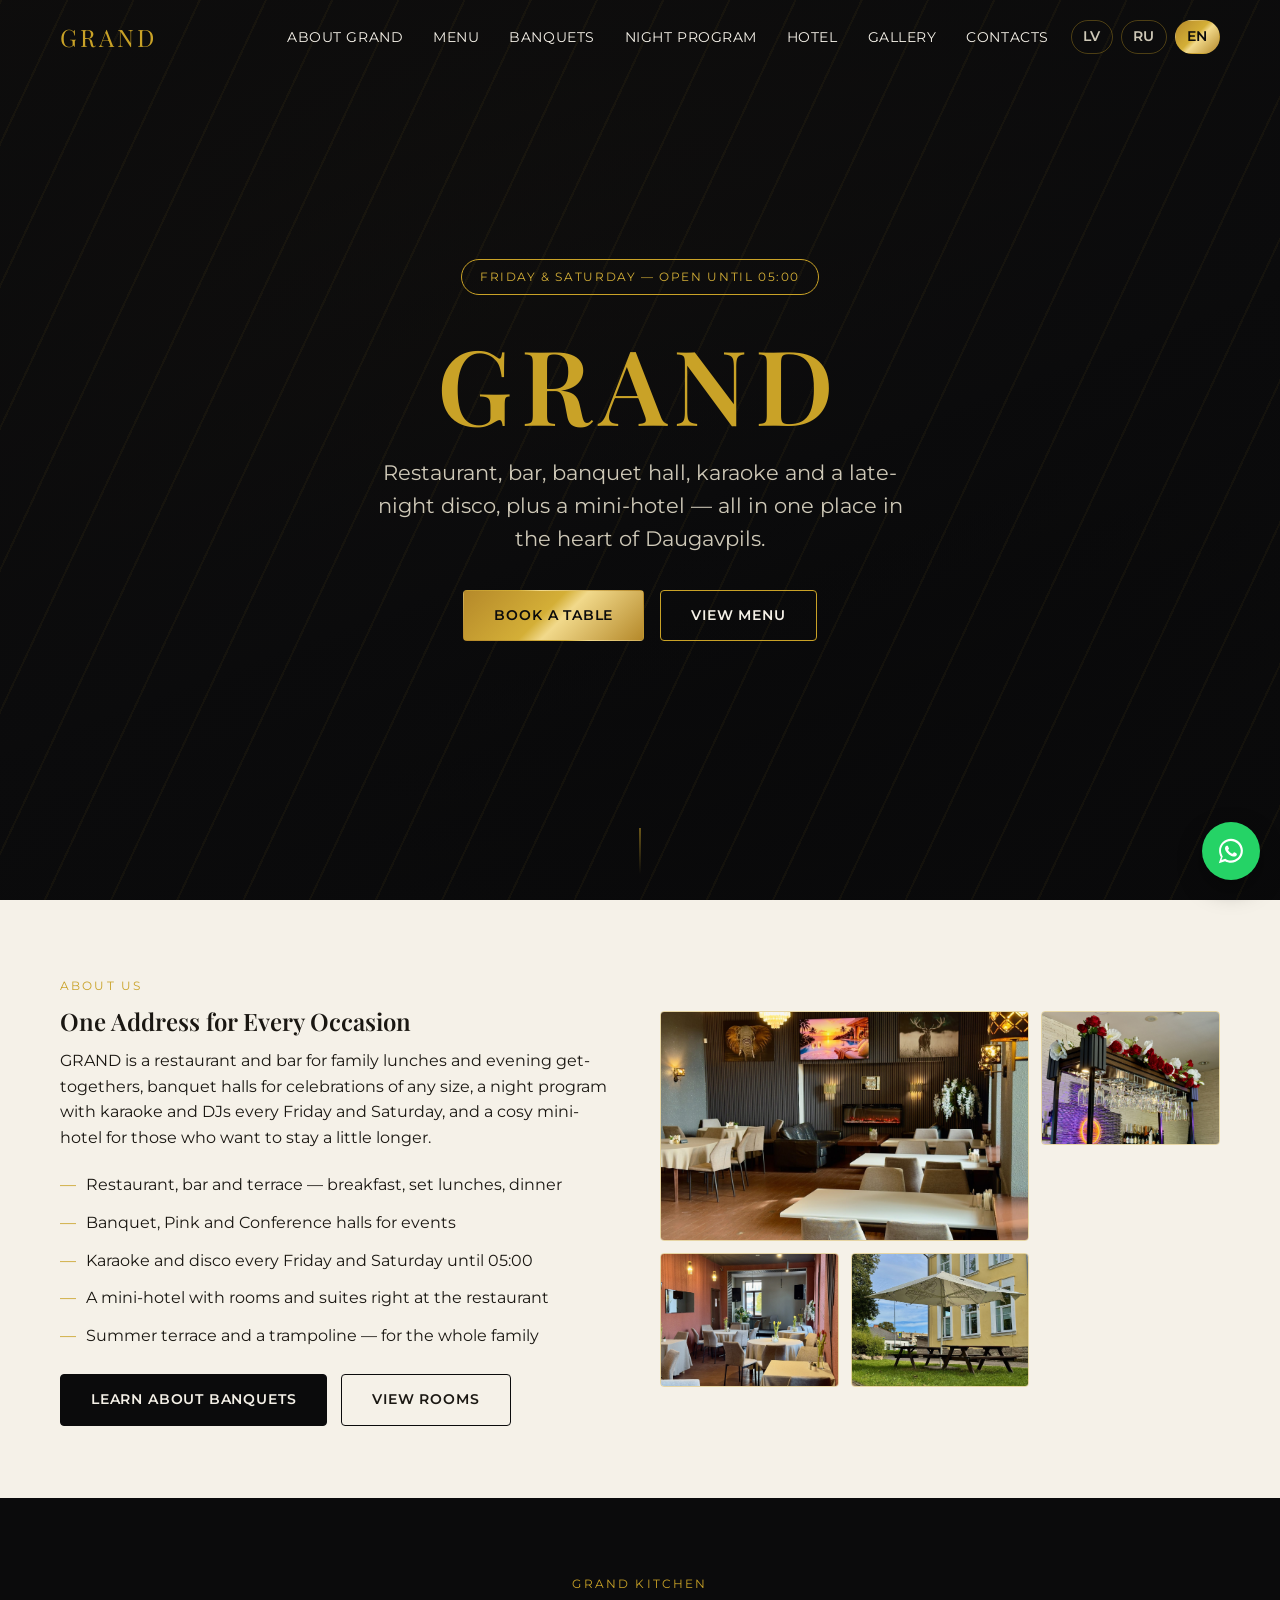
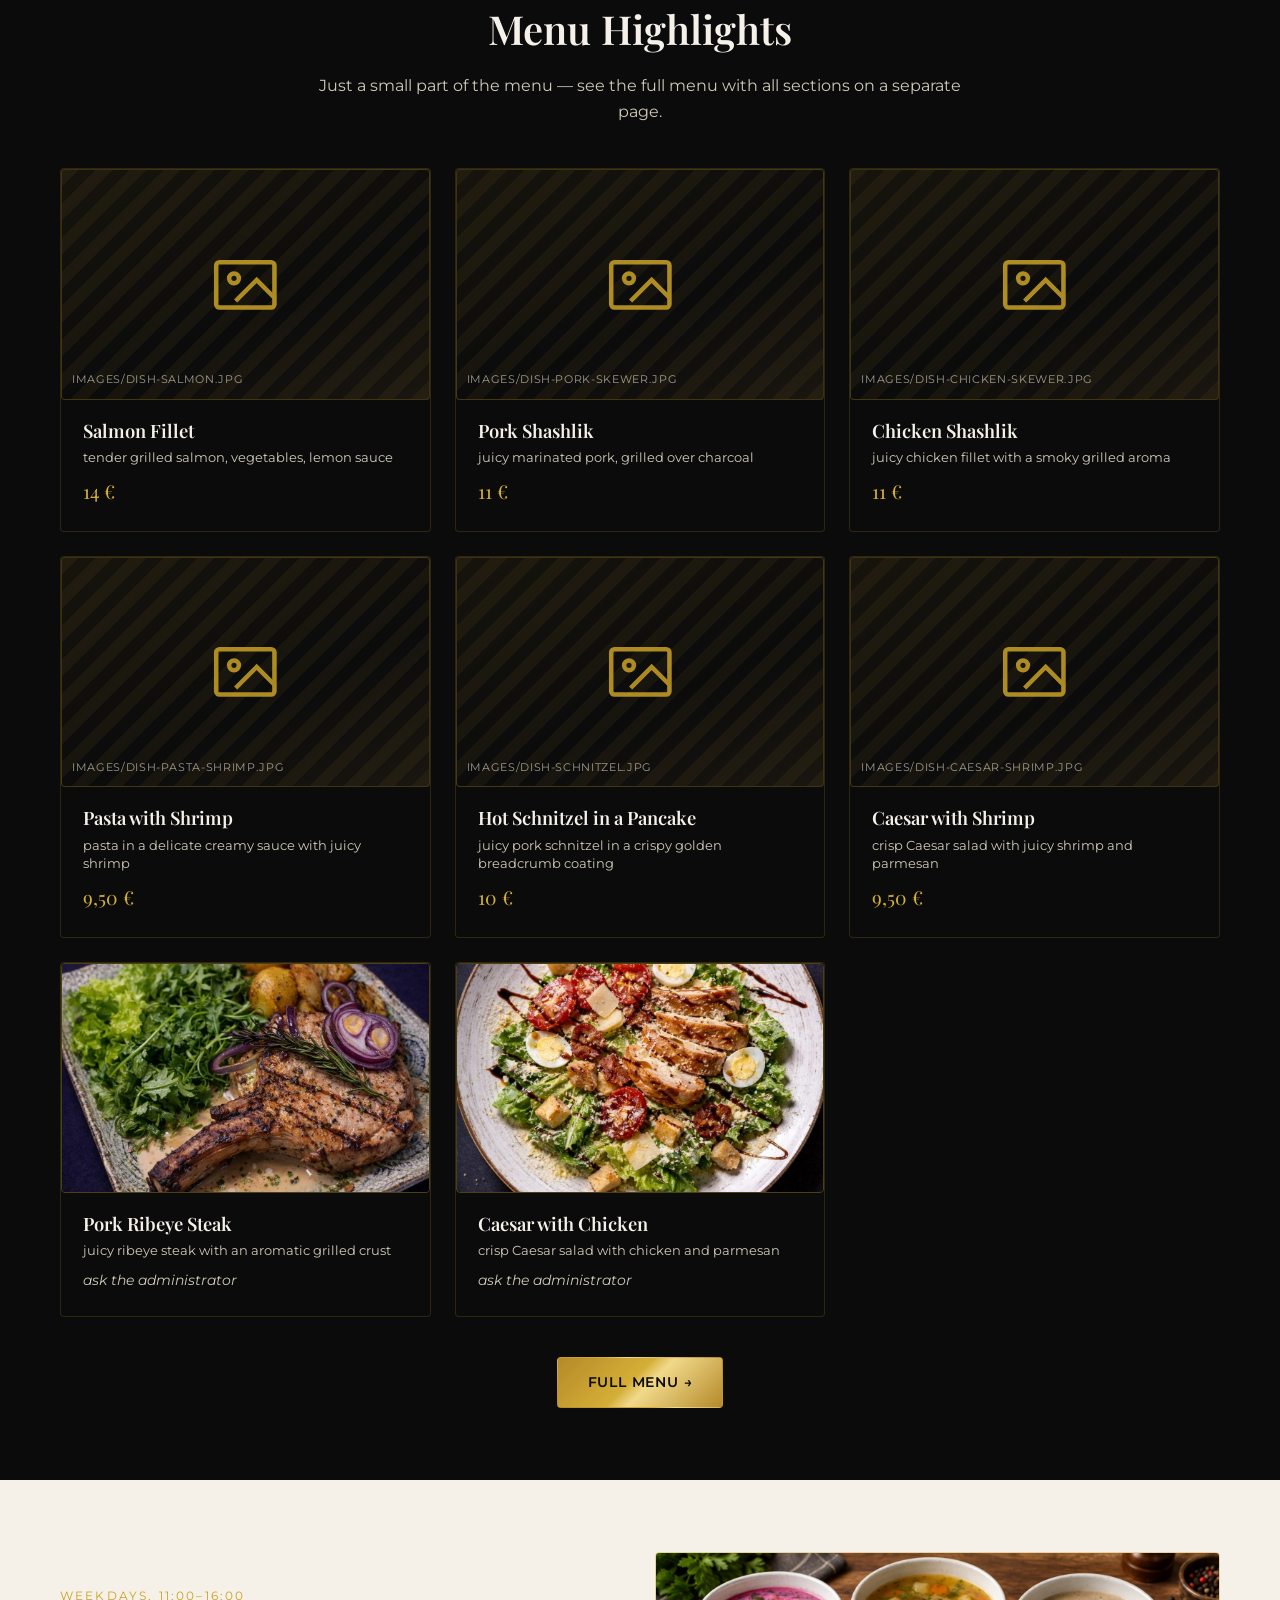
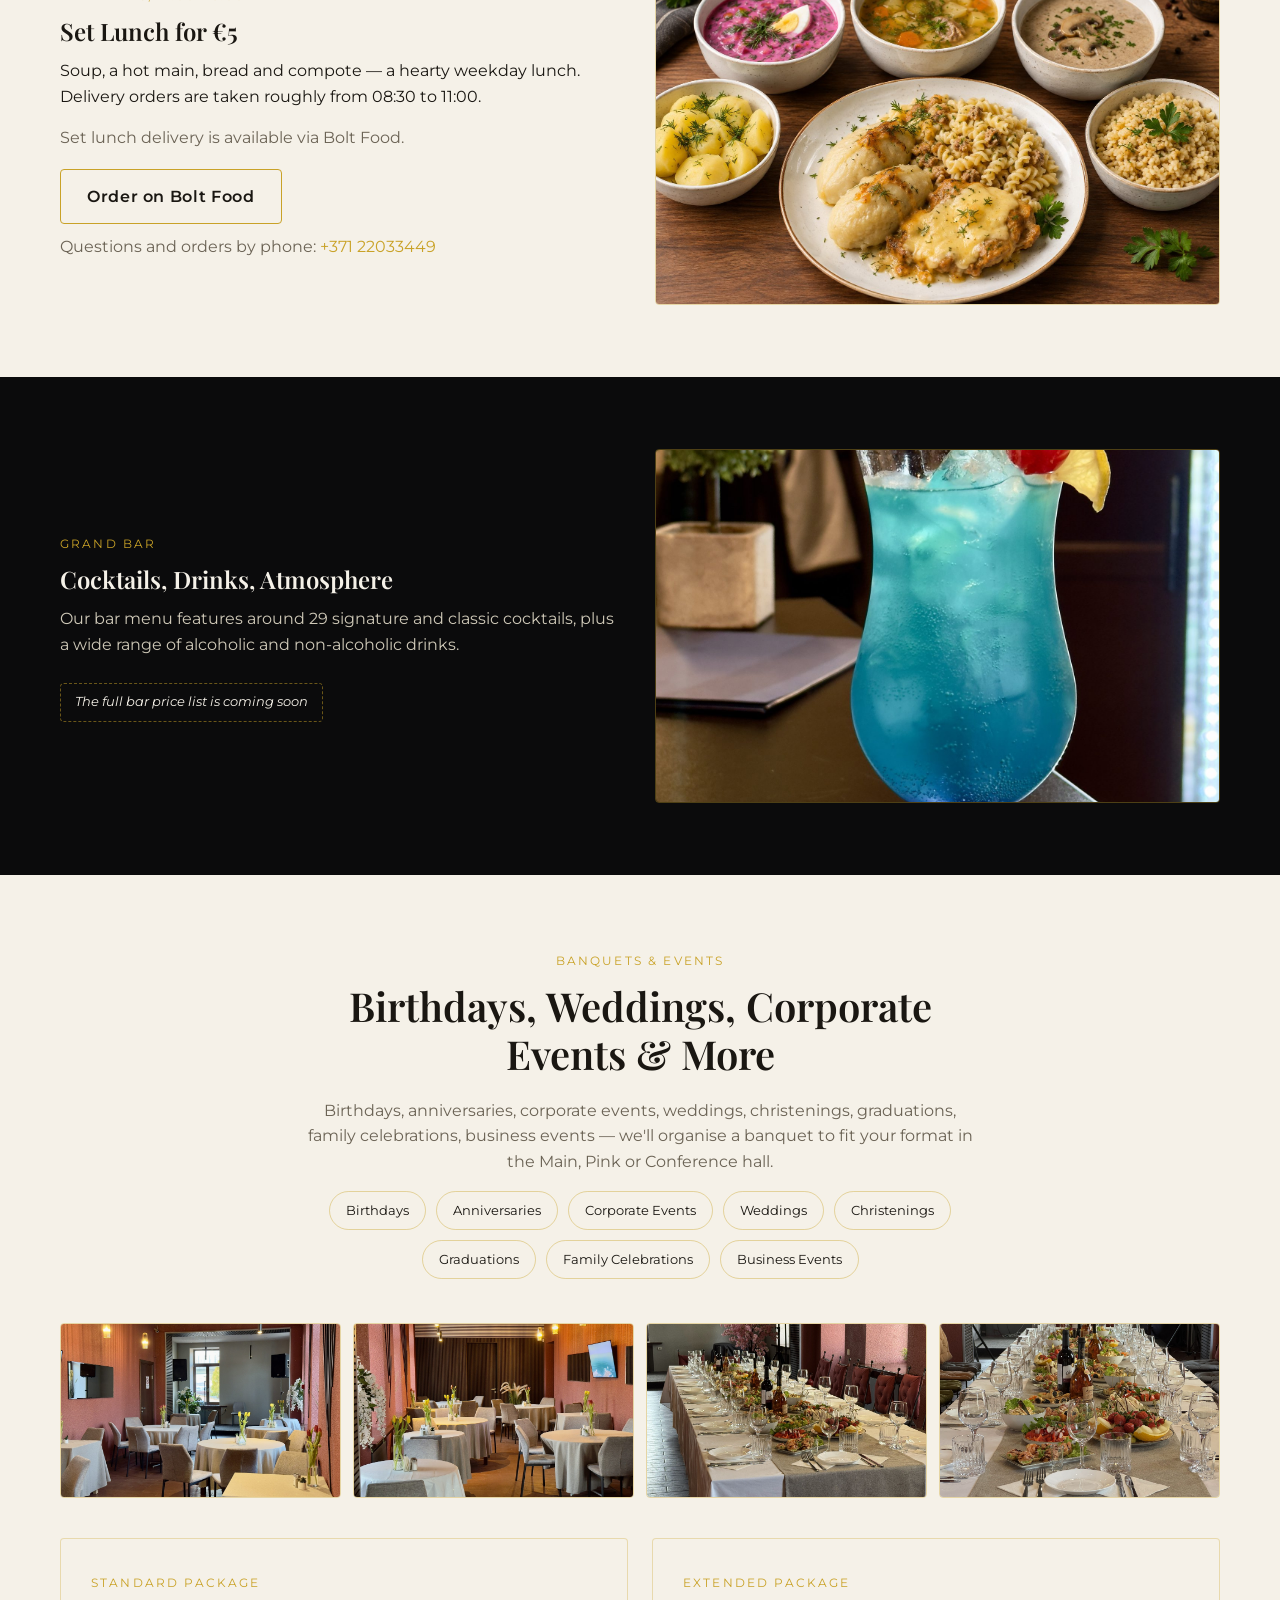
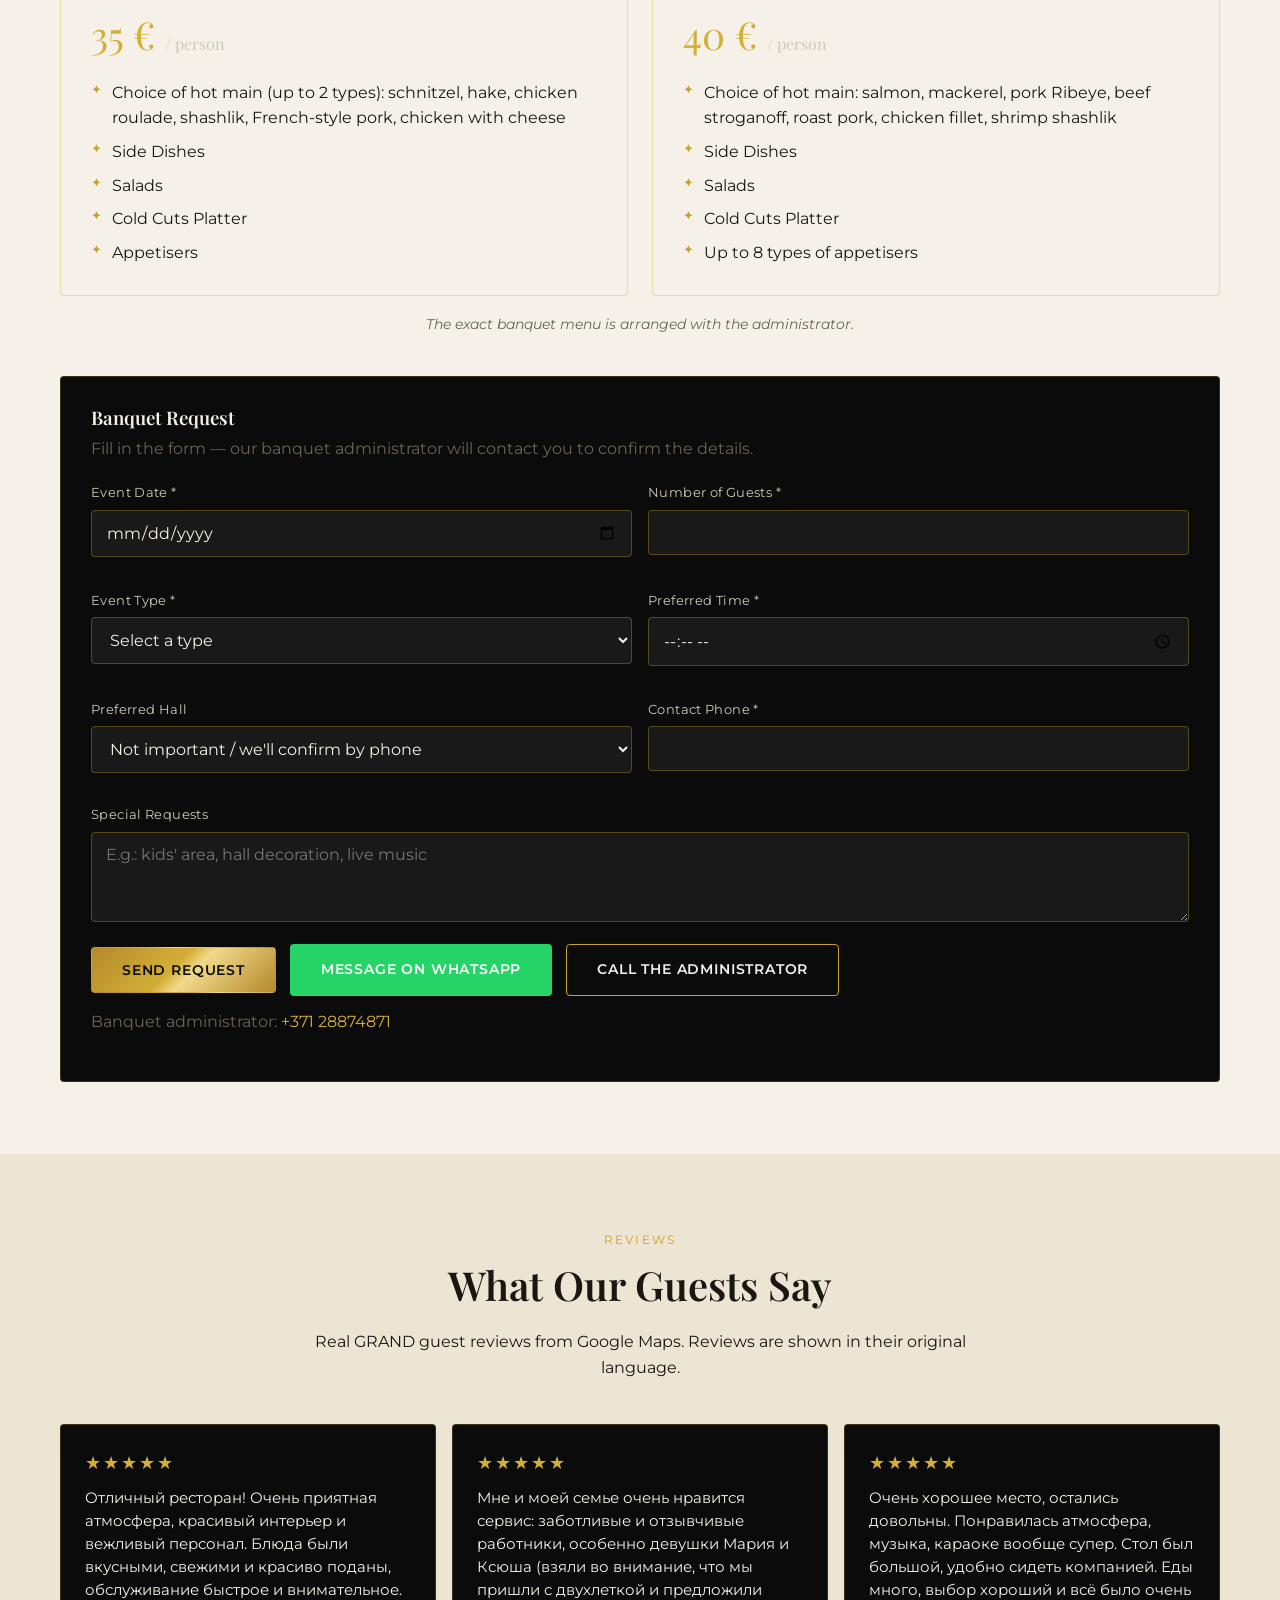
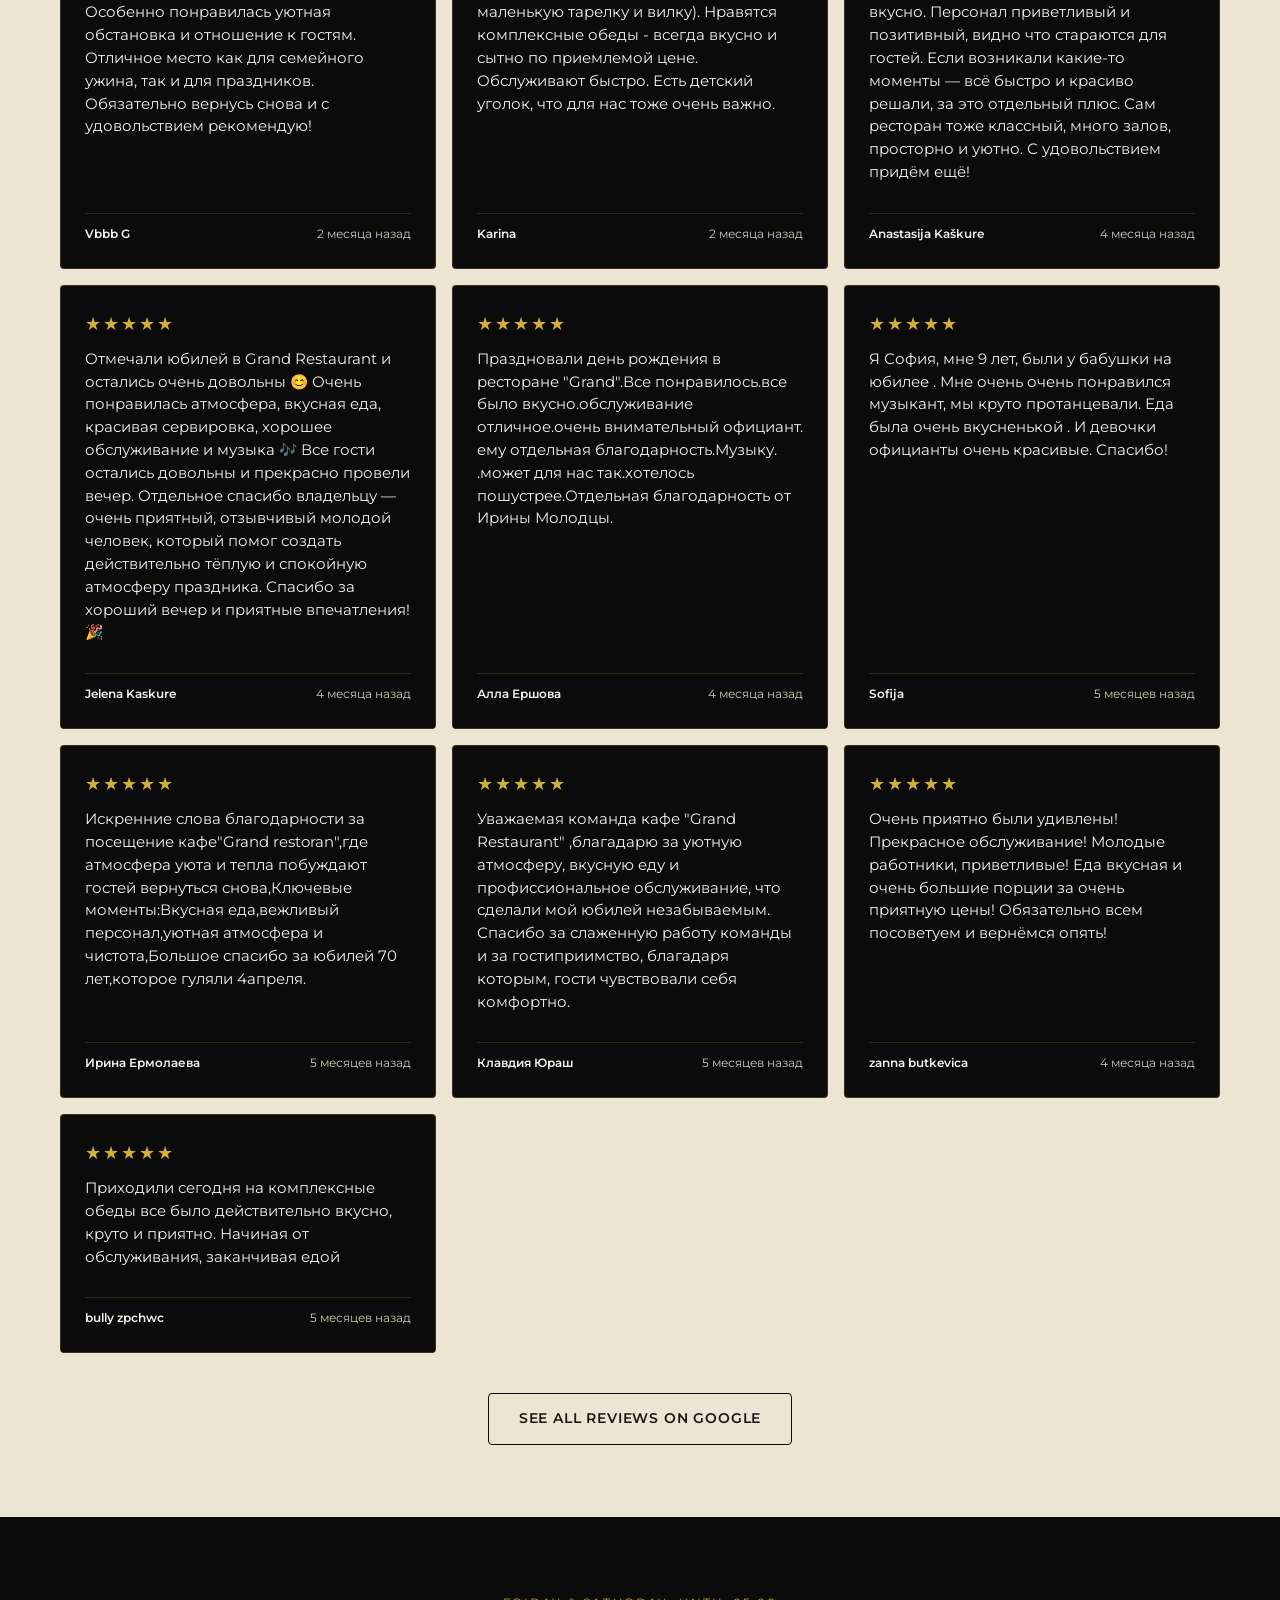
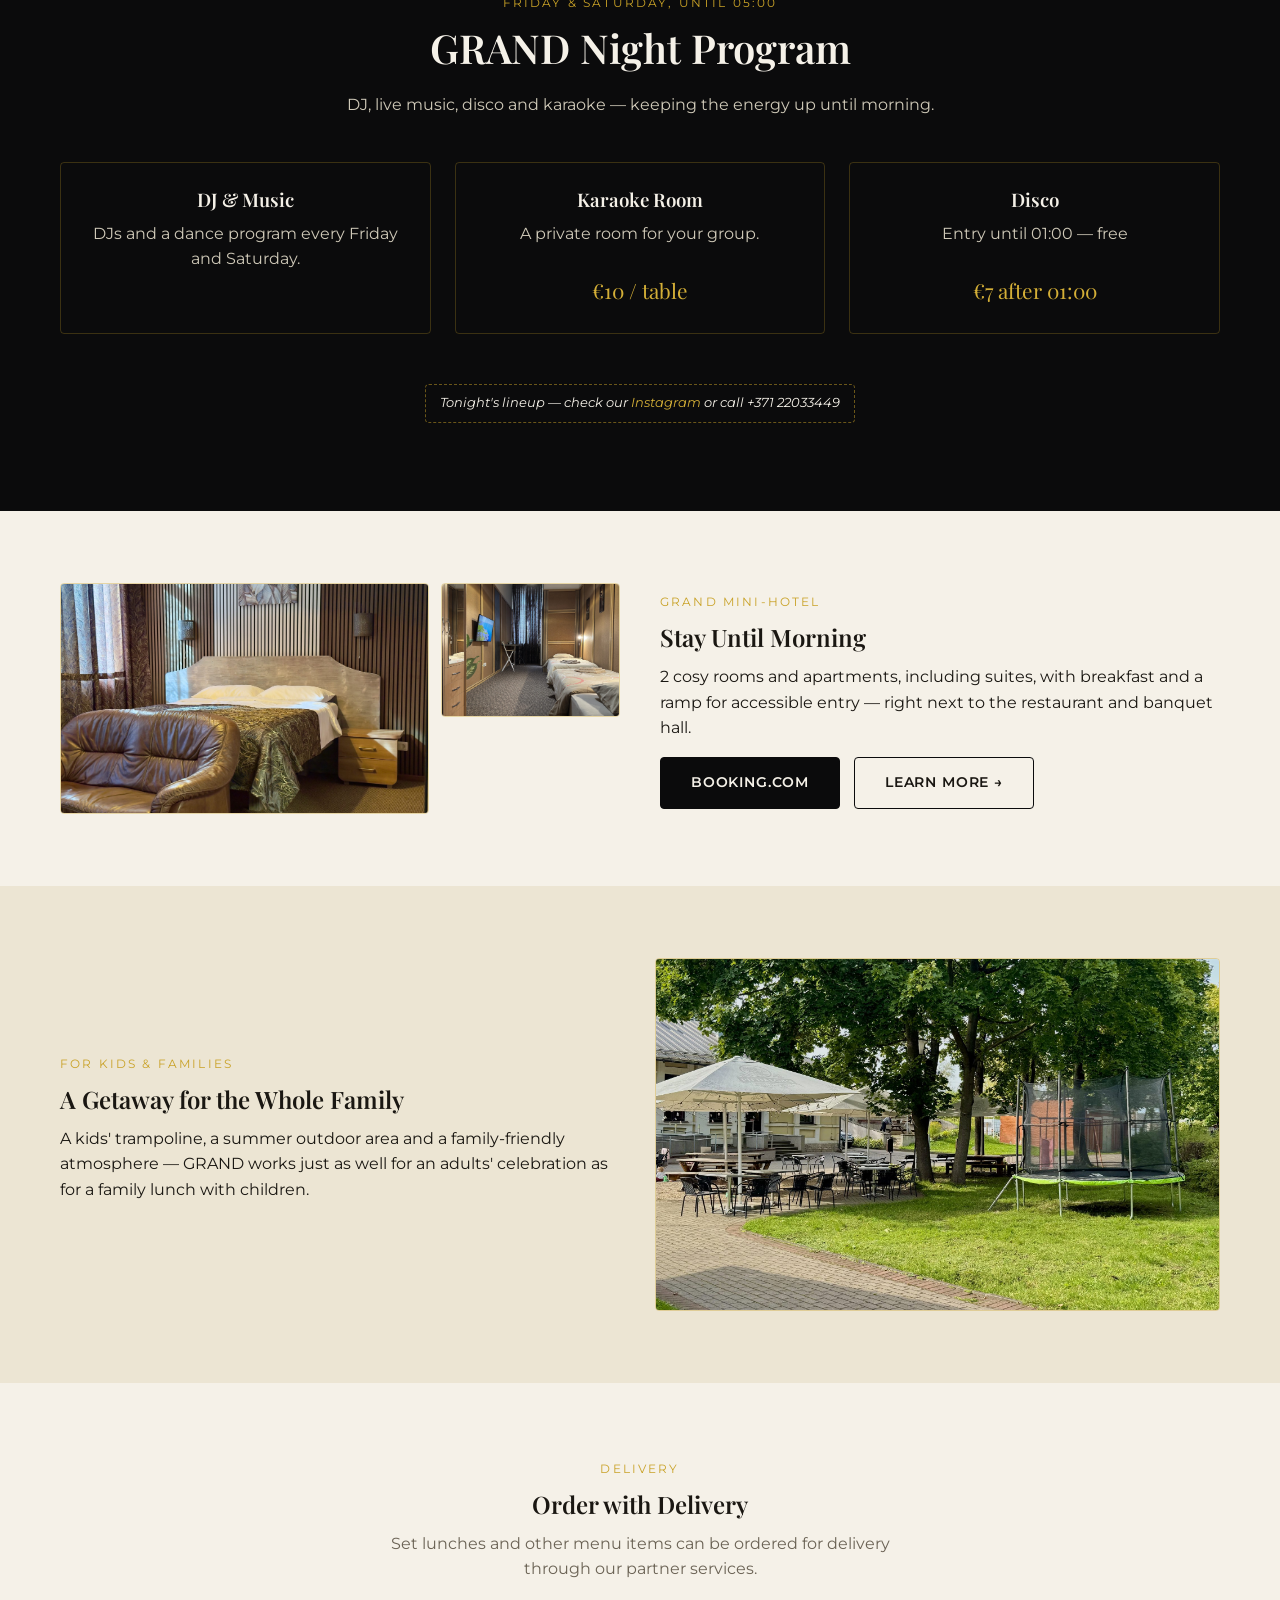
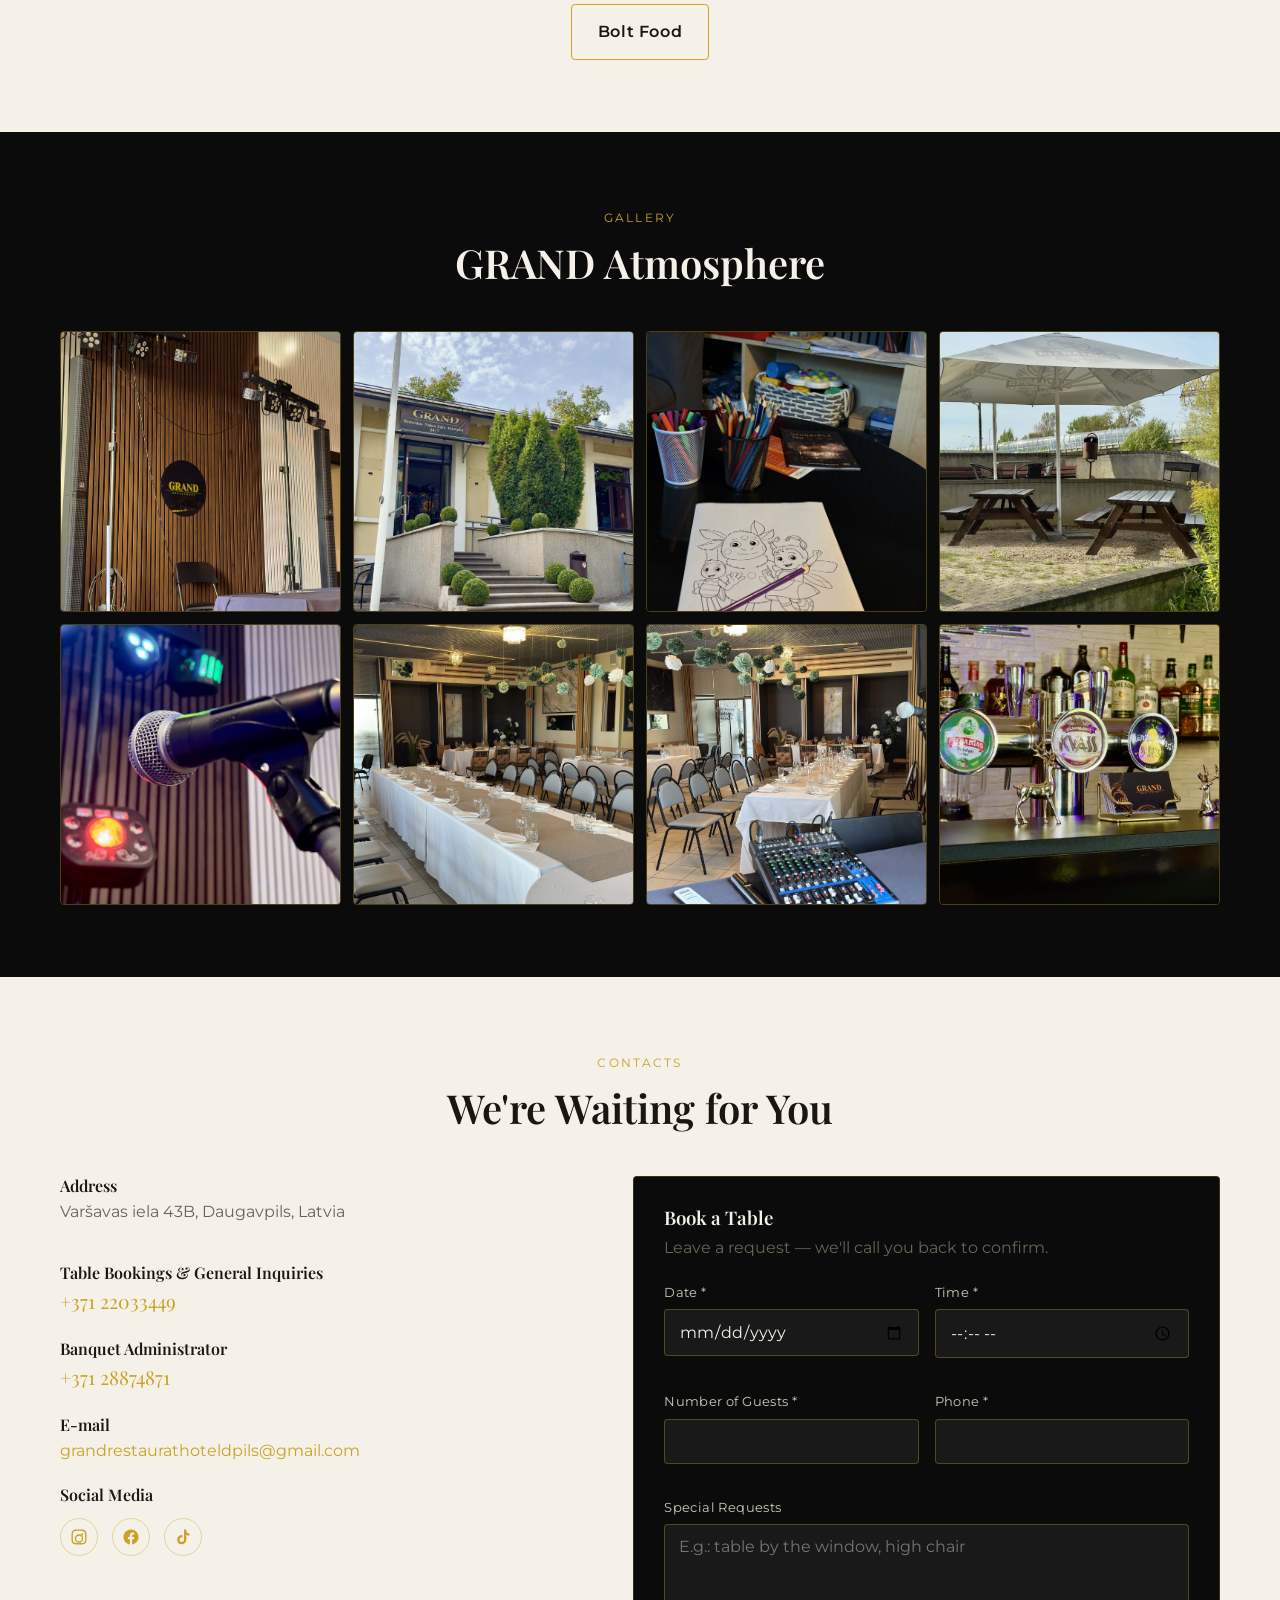
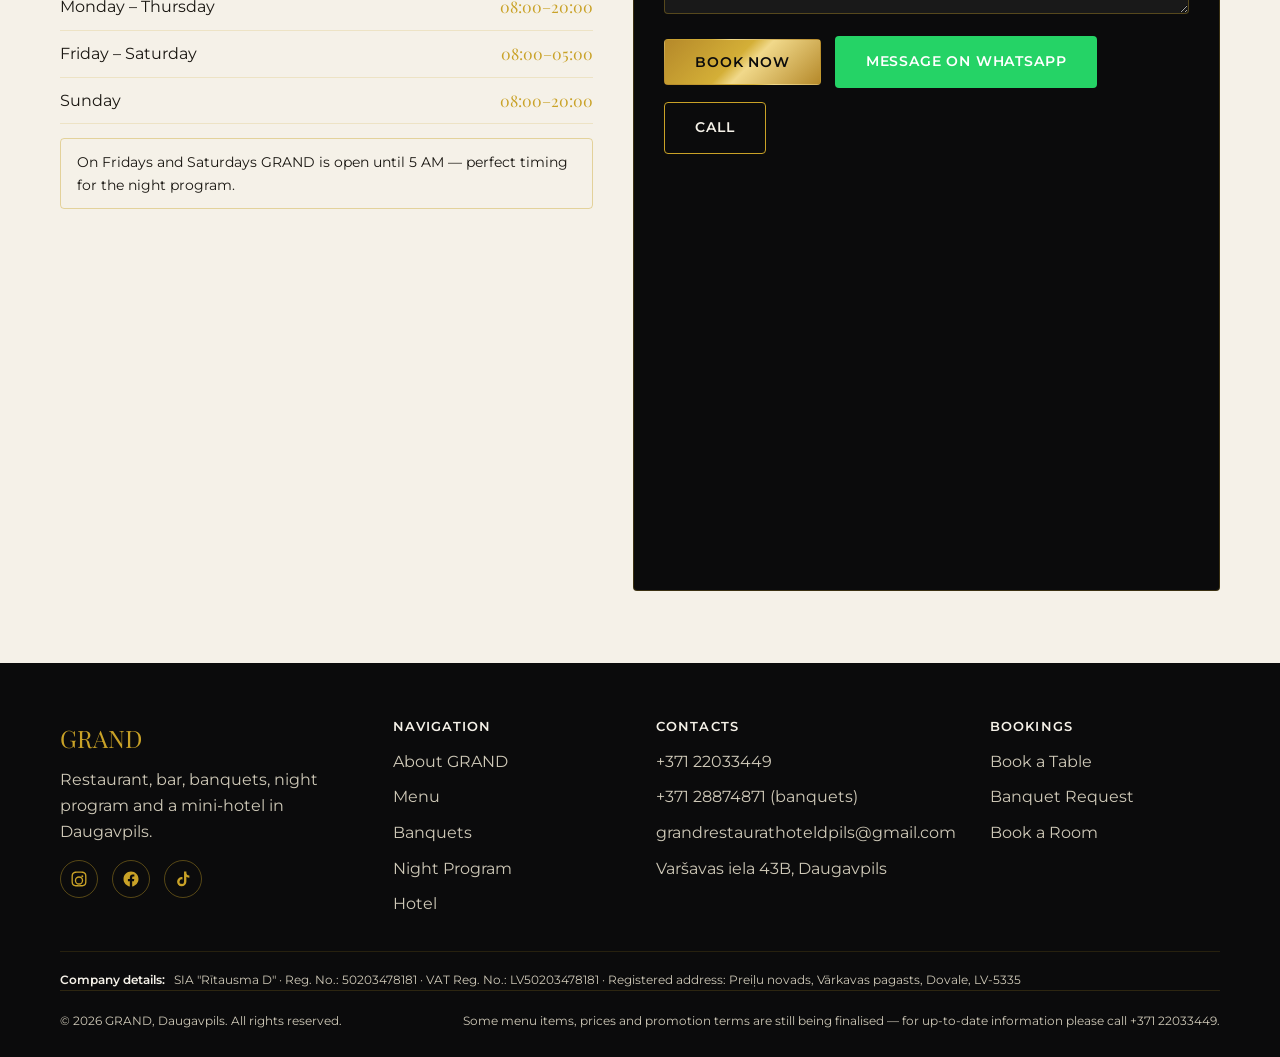
<file: en/index.html>
<!DOCTYPE html>
<html lang="en">
<head>
<meta charset="UTF-8">
<meta name="viewport" content="width=device-width, initial-scale=1.0">
<title>GRAND — Restaurant, Bar, Banquets & Hotel in Daugavpils</title>
<meta name="description" content="GRAND in Daugavpils — restaurant, bar, banquet halls, a night program with karaoke and a disco (Fri–Sat until 05:00), and a cosy mini-hotel. Tables, banquets, rooms — call +371 22033449.">
<link rel="canonical" href="https://grand-daugavpils.lv/en/">
<link rel="alternate" hreflang="lv" href="https://grand-daugavpils.lv/">
<link rel="alternate" hreflang="ru" href="https://grand-daugavpils.lv/ru/">
<link rel="alternate" hreflang="en" href="https://grand-daugavpils.lv/en/">
<link rel="alternate" hreflang="x-default" href="https://grand-daugavpils.lv/">

<meta property="og:type" content="website">
<meta property="og:title" content="GRAND — Restaurant, Bar, Banquets & Hotel in Daugavpils">
<meta property="og:description" content="Restaurant, bar, banquet halls, karaoke and a late-night disco until 05:00 Fri–Sat, plus a mini-hotel. Varšavas iela 43B, Daugavpils.">
<meta property="og:image" content="/images/og-cover.jpg">
<meta property="og:locale" content="en_US">
<meta property="og:url" content="https://grand-daugavpils.lv/en/">

<link rel="icon" type="image/svg+xml" href="/favicon.svg">
<link rel="preconnect" href="https://fonts.googleapis.com">
<link rel="preconnect" href="https://fonts.gstatic.com" crossorigin>
<link href="https://fonts.googleapis.com/css2?family=Playfair+Display:wght@500;600;700&family=Montserrat:wght@400;500;600;700&display=swap" rel="stylesheet">
<link rel="stylesheet" href="/css/style.css">
</head>
<body>

<header class="site-header">
  <div class="container">
    <a href="/en/" class="brand">GRAND</a>
    <button class="nav-toggle" aria-label="Open menu" aria-expanded="false">
      <span></span><span></span><span></span>
    </button>
    <nav class="main-nav" id="main-nav">
      <ul>
        <li><a href="#about">About GRAND</a></li>
        <li><a href="#menu">Menu</a></li>
        <li><a href="#banquets">Banquets</a></li>
        <li><a href="#night">Night Program</a></li>
        <li><a href="/en/hotel.html">Hotel</a></li>
        <li><a href="#gallery">Gallery</a></li>
        <li><a href="#contacts">Contacts</a></li>
      </ul>
      <a href="tel:+37122033449" class="nav-phone">+371 22033449</a>
      <div class="lang-switch">
        <a href="/">LV</a>
        <a href="/ru/">RU</a>
        <a href="/en/" class="is-active">EN</a>
      </div>
    </nav>
  </div>
</header>

<main>

  <!-- 1. HERO -->
  <section class="hero">
    <div class="hero-media"><!-- images/hero-bg.jpg --></div>
    <div class="hero-content">
      <span class="hero-badge">Friday & Saturday — open until 05:00</span>
      <h1 class="brand-xl">GRAND</h1>
      <p class="hero-sub">Restaurant, bar, banquet hall, karaoke and a late-night disco, plus a mini-hotel — all in one place in the heart of Daugavpils.</p>
      <div class="hero-actions">
        <a href="#booking" class="btn btn-gold">Book a Table</a>
        <a href="/en/menu.html" class="btn btn-outline">View Menu</a>
      </div>
    </div>
    <span class="hero-scroll" aria-hidden="true"></span>
  </section>

  <!-- 2. ABOUT -->
  <section class="section section-light" id="about">
    <div class="container">
      <div class="about-grid">
        <div class="reveal">
          <span class="section-eyebrow">About Us</span>
          <h2>One Address for Every Occasion</h2>
          <p>GRAND is a restaurant and bar for family lunches and evening get-togethers, banquet halls for celebrations of any size, a night program with karaoke and DJs every Friday and Saturday, and a cosy mini-hotel for those who want to stay a little longer.</p>
          <ul class="feature-list">
            <li>Restaurant, bar and terrace — breakfast, set lunches, dinner</li>
            <li>Banquet, Pink and Conference halls for events</li>
            <li>Karaoke and disco every Friday and Saturday until 05:00</li>
            <li>A mini-hotel with rooms and suites right at the restaurant</li>
            <li>Summer terrace and a trampoline — for the whole family</li>
          </ul>
          <div class="btn-row" style="margin-top:26px;">
            <a href="#banquets" class="btn btn-dark">Learn About Banquets</a>
            <a href="/en/hotel.html" class="btn btn-outline" style="border-color:var(--color-black);">View Rooms</a>
          </div>
        </div>
        <div class="about-photos reveal">
          <div class="ph ph-wide ph-photo"><img src="/images/restaurant-hall-1.jpg" alt="GRAND restaurant main hall" loading="lazy"></div>
          <div class="ph ph-photo"><img src="/images/bar-1.jpg" alt="GRAND bar" loading="lazy"></div>
          <div class="ph ph-photo"><img src="/images/banquet-hall.jpg" alt="GRAND pink hall for banquets" loading="lazy"></div>
          <div class="ph ph-photo"><img src="/images/terrace-1.jpg" alt="GRAND terrace" loading="lazy"></div>
        </div>
      </div>
    </div>
  </section>

  <!-- 3. MENU PREVIEW -->
  <section class="section section-dark" id="menu">
    <div class="container">
      <div class="section-head reveal">
        <span class="section-eyebrow">GRAND Kitchen</span>
        <h2>Menu Highlights</h2>
        <p class="muted">Just a small part of the menu — see the full menu with all sections on a separate page.</p>
      </div>
      <div class="card-grid cols-3 menu-hits-grid reveal">
        <article class="menu-card">
          <div class="ph ph-wide"><svg viewBox="0 0 24 24" fill="none" stroke="currentColor" stroke-width="1.4"><rect x="3" y="5" width="18" height="14" rx="1"/><circle cx="8.5" cy="10" r="1.5"/><path d="M21 16l-5.5-5.5L9 17"/></svg><span class="ph-label">images/dish-salmon.jpg</span></div>
          <div class="menu-card-body">
            <h3>Salmon Fillet</h3>
            <p class="dish-description">tender grilled salmon, vegetables, lemon sauce</p>
            <div class="menu-card-price">14 €</div>
          </div>
        </article>
        <article class="menu-card">
          <div class="ph ph-wide"><svg viewBox="0 0 24 24" fill="none" stroke="currentColor" stroke-width="1.4"><rect x="3" y="5" width="18" height="14" rx="1"/><circle cx="8.5" cy="10" r="1.5"/><path d="M21 16l-5.5-5.5L9 17"/></svg><span class="ph-label">images/dish-pork-skewer.jpg</span></div>
          <div class="menu-card-body">
            <h3>Pork Shashlik</h3>
            <p class="dish-description">juicy marinated pork, grilled over charcoal</p>
            <div class="menu-card-price">11 €</div>
          </div>
        </article>
        <article class="menu-card">
          <div class="ph ph-wide"><svg viewBox="0 0 24 24" fill="none" stroke="currentColor" stroke-width="1.4"><rect x="3" y="5" width="18" height="14" rx="1"/><circle cx="8.5" cy="10" r="1.5"/><path d="M21 16l-5.5-5.5L9 17"/></svg><span class="ph-label">images/dish-chicken-skewer.jpg</span></div>
          <div class="menu-card-body">
            <h3>Chicken Shashlik</h3>
            <p class="dish-description">juicy chicken fillet with a smoky grilled aroma</p>
            <div class="menu-card-price">11 €</div>
          </div>
        </article>
        <article class="menu-card">
          <div class="ph ph-wide"><svg viewBox="0 0 24 24" fill="none" stroke="currentColor" stroke-width="1.4"><rect x="3" y="5" width="18" height="14" rx="1"/><circle cx="8.5" cy="10" r="1.5"/><path d="M21 16l-5.5-5.5L9 17"/></svg><span class="ph-label">images/dish-pasta-shrimp.jpg</span></div>
          <div class="menu-card-body">
            <h3>Pasta with Shrimp</h3>
            <p class="dish-description">pasta in a delicate creamy sauce with juicy shrimp</p>
            <div class="menu-card-price">9,50 €</div>
          </div>
        </article>
        <article class="menu-card">
          <div class="ph ph-wide"><svg viewBox="0 0 24 24" fill="none" stroke="currentColor" stroke-width="1.4"><rect x="3" y="5" width="18" height="14" rx="1"/><circle cx="8.5" cy="10" r="1.5"/><path d="M21 16l-5.5-5.5L9 17"/></svg><span class="ph-label">images/dish-schnitzel.jpg</span></div>
          <div class="menu-card-body">
            <h3>Hot Schnitzel in a Pancake</h3>
            <p class="dish-description">juicy pork schnitzel in a crispy golden breadcrumb coating</p>
            <div class="menu-card-price">10 €</div>
          </div>
        </article>
        <article class="menu-card">
          <div class="ph ph-wide"><svg viewBox="0 0 24 24" fill="none" stroke="currentColor" stroke-width="1.4"><rect x="3" y="5" width="18" height="14" rx="1"/><circle cx="8.5" cy="10" r="1.5"/><path d="M21 16l-5.5-5.5L9 17"/></svg><span class="ph-label">images/dish-caesar-shrimp.jpg</span></div>
          <div class="menu-card-body">
            <h3>Caesar with Shrimp</h3>
            <p class="dish-description">crisp Caesar salad with juicy shrimp and parmesan</p>
            <div class="menu-card-price">9,50 €</div>
          </div>
        </article>
        <article class="menu-card">
          <div class="ph ph-wide ph-photo"><img src="/images/dish-pork-ribeye.jpg" alt="Pork Ribeye Steak" loading="lazy"></div>
          <div class="menu-card-body">
            <h3>Pork Ribeye Steak</h3>
            <p class="dish-description">juicy ribeye steak with an aromatic grilled crust</p>
            <div class="menu-card-price tbd">ask the administrator</div>
          </div>
        </article>
        <article class="menu-card">
          <div class="ph ph-wide ph-photo"><img src="/images/dish-caesar-chicken.jpg" alt="Caesar with Chicken" loading="lazy"></div>
          <div class="menu-card-body">
            <h3>Caesar with Chicken</h3>
            <p class="dish-description">crisp Caesar salad with chicken and parmesan</p>
            <div class="menu-card-price tbd">ask the administrator</div>
          </div>
        </article>
      </div>
      <div class="text-center mt-lg reveal">
        <a href="/en/menu.html" class="btn btn-gold">Full Menu →</a>
      </div>
    </div>
  </section>

  <!-- 4. SET LUNCH -->
  <section class="section section-light">
    <div class="container">
      <div class="info-strip">
        <div class="reveal">
          <span class="section-eyebrow">Weekdays, 11:00–16:00</span>
          <h2>Set Lunch for €5</h2>
          <p>Soup, a hot main, bread and compote — a hearty weekday lunch. Delivery orders are taken roughly from 08:30 to 11:00.</p>
          <p class="muted">Set lunch delivery is available via Bolt Food.</p>
          <div class="delivery-buttons">
            <a href="https://food.bolt.eu/en/278-daugavpils/p/195568-restorans-grand/" target="_blank" rel="noopener">Order on Bolt Food</a>
          </div>
          <p class="muted" style="margin-top:10px;">Questions and orders by phone: <a class="tel" href="tel:+37122033449" style="color:var(--color-gold);">+371 22033449</a></p>
        </div>
        <div class="ph ph-wide ph-photo reveal"><img src="/images/lunch-set.jpg" alt="GRAND lunch set menu" loading="lazy"></div>
      </div>
    </div>
  </section>

  <!-- 5. BAR -->
  <section class="section section-dark">
    <div class="container">
      <div class="info-strip reverse">
        <div class="ph ph-wide ph-photo reveal"><img src="/images/bar-cocktails.jpg" alt="Cocktail at GRAND bar" loading="lazy"></div>
        <div class="reveal">
          <span class="section-eyebrow">GRAND Bar</span>
          <h2>Cocktails, Drinks, Atmosphere</h2>
          <p class="muted">Our bar menu features around 29 signature and classic cocktails, plus a wide range of alcoholic and non-alcoholic drinks.</p>
          <span class="tag-note">The full bar price list is coming soon</span>
        </div>
      </div>
    </div>
  </section>

  <!-- 6. BANQUETS & EVENTS -->
  <section class="section section-light" id="banquets">
    <div class="container">
      <div class="section-head reveal">
        <span class="section-eyebrow">Banquets & Events</span>
        <h2>Birthdays, Weddings, Corporate Events & More</h2>
        <p class="muted">Birthdays, anniversaries, corporate events, weddings, christenings, graduations, family celebrations, business events — we'll organise a banquet to fit your format in the Main, Pink or Conference hall.</p>
        <div class="event-tags text-center" style="justify-content:center;">
          <span>Birthdays</span><span>Anniversaries</span><span>Corporate Events</span><span>Weddings</span>
          <span>Christenings</span><span>Graduations</span><span>Family Celebrations</span><span>Business Events</span>
        </div>
      </div>

      <div class="gallery-grid reveal mb-lg">
        <div class="ph ph-wide ph-photo"><img src="/images/banquet-hall.jpg" alt="GRAND pink hall for banquets" loading="lazy"></div>
        <div class="ph ph-wide ph-photo"><img src="/images/banquet-hall-2.jpg" alt="GRAND pink hall — another view" loading="lazy"></div>
        <div class="ph ph-wide ph-photo"><img src="/images/banquet-table-1.jpg" alt="Festive table set for a banquet at GRAND" loading="lazy"></div>
        <div class="ph ph-wide ph-photo"><img src="/images/banquet-table-2.jpg" alt="Appetizers and drinks on a banquet table at GRAND" loading="lazy"></div>
      </div>

      <div class="card-grid reveal">
        <div class="package-card">
          <span class="section-eyebrow">Standard Package</span>
          <div class="price">35 € <span>/ person</span></div>
          <ul>
            <li>Choice of hot main (up to 2 types): schnitzel, hake, chicken roulade, shashlik, French-style pork, chicken with cheese</li>
            <li>Side Dishes</li>
            <li>Salads</li>
            <li>Cold Cuts Platter</li>
            <li>Appetisers</li>
          </ul>
        </div>
        <div class="package-card">
          <span class="section-eyebrow">Extended Package</span>
          <div class="price">40 € <span>/ person</span></div>
          <ul>
            <li>Choice of hot main: salmon, mackerel, pork Ribeye, beef stroganoff, roast pork, chicken fillet, shrimp shashlik</li>
            <li>Side Dishes</li>
            <li>Salads</li>
            <li>Cold Cuts Platter</li>
            <li>Up to 8 types of appetisers</li>
          </ul>
        </div>
      </div>
      <p class="package-note text-center" style="color:var(--color-muted-on-light);">The exact banquet menu is arranged with the administrator.</p>

      <div class="form-card reveal mt-lg" id="banquet-form">
        <h3 style="margin-bottom:6px;">Banquet Request</h3>
        <p class="muted" style="margin-bottom:22px;">Fill in the form — our banquet administrator will contact you to confirm the details.</p>
        <form data-grand-form="banquet" data-whatsapp-title="Banquet request — GRAND" novalidate>
          <div class="form-grid cols-2">
            <div class="form-group">
              <label for="banquet-date">Event Date *</label>
              <input type="date" id="banquet-date" name="date" required data-error-message="Please enter a date">
              <span class="form-error"></span>
            </div>
            <div class="form-group">
              <label for="banquet-guests">Number of Guests *</label>
              <input type="number" id="banquet-guests" name="guests" min="1" required data-error-message="Please enter the number of guests">
              <span class="form-error"></span>
            </div>
            <div class="form-group">
              <label for="banquet-type">Event Type *</label>
              <select id="banquet-type" name="event_type" required>
                <option value="">Select a type</option>
                <option>Birthday</option>
                <option>Anniversary</option>
                <option>Corporate Event</option>
                <option>Wedding</option>
                <option>Christening</option>
                <option>Graduation</option>
                <option>Family Celebration</option>
                <option>Business Event</option>
                <option>Other</option>
              </select>
              <span class="form-error"></span>
            </div>
            <div class="form-group">
              <label for="banquet-time">Preferred Time *</label>
              <input type="time" id="banquet-time" name="time" required data-error-message="Please enter a time">
              <span class="form-error"></span>
            </div>
            <div class="form-group">
              <label for="banquet-hall">Preferred Hall</label>
              <select id="banquet-hall" name="hall">
                <option value="">Not important / we'll confirm by phone</option>
                <option>Main Hall</option>
                <option>Pink Hall</option>
                <option>Conference Hall</option>
                <option>Terrace</option>
                <option>Summer Terrace</option>
              </select>
            </div>
            <div class="form-group">
              <label for="banquet-phone">Contact Phone *</label>
              <input type="tel" id="banquet-phone" name="phone" required data-error-message="Please enter a phone number">
              <span class="form-error"></span>
            </div>
          </div>
          <div class="form-group" style="margin-top:16px;">
            <label for="banquet-wishes">Special Requests</label>
            <textarea id="banquet-wishes" name="wishes" placeholder="E.g.: kids' area, hall decoration, live music"></textarea>
          </div>
          <div class="form-actions">
            <button type="submit" class="btn btn-gold">Send Request</button>
            <a href="#" class="btn btn-whatsapp" data-whatsapp-fallback target="_blank" rel="noopener">Message on WhatsApp</a>
            <a href="tel:+37128874871" class="btn btn-outline">Call the Administrator</a>
          </div>
          <p class="form-status" data-form-status></p>
        </form>
        <p class="muted" style="margin-top:10px;">Banquet administrator: <a class="tel" href="tel:+37128874871" style="color:var(--color-gold-light);">+371 28874871</a></p>
      </div>
    </div>
  </section>

  <!-- REVIEWS (Google) — cards rendered from the reviews[] array in js/reviews.js -->
  <section class="section section-alt" id="reviews">
    <div class="container">
      <div class="section-head reveal">
        <span class="section-eyebrow">Reviews</span>
        <h2>What Our Guests Say</h2>
        <p class="muted">Real GRAND guest reviews from Google Maps. Reviews are shown in their original language.</p>
      </div>
      <!-- Cards are added automatically by js/reviews.js -->
      <div class="reviews-track reveal" data-reviews-track></div>
      <div class="text-center mt-lg reveal">
        <a href="https://maps.app.goo.gl/6jVPEJvZiig7urjC8?g_st=ic" target="_blank" rel="noopener" class="btn btn-outline" style="border-color:var(--color-black);">See All Reviews on Google</a>
      </div>
    </div>
  </section>

  <!-- 7. NIGHT PROGRAM -->
  <section class="section section-dark" id="night">
    <div class="container">
      <div class="section-head reveal">
        <span class="section-eyebrow">Friday & Saturday, until 05:00</span>
        <h2>GRAND Night Program</h2>
        <p class="muted">DJ, live music, disco and karaoke — keeping the energy up until morning.</p>
      </div>
      <div class="night-grid reveal">
        <div class="night-item">
          <h3>DJ & Music</h3>
          <p class="muted">DJs and a dance program every Friday and Saturday.</p>
        </div>
        <div class="night-item">
          <h3>Karaoke Room</h3>
          <p class="muted">A private room for your group.</p>
          <span class="price-tag">€10 / table</span>
        </div>
        <div class="night-item">
          <h3>Disco</h3>
          <p class="muted">Entry until 01:00 — free</p>
          <span class="price-tag">€7 after 01:00</span>
        </div>
      </div>
      <p class="text-center mt-lg reveal">
        <span class="tag-note">Tonight's lineup — check our <a href="https://www.instagram.com/grand_hotel_and_restaurant/" target="_blank" rel="noopener" style="color:var(--color-gold-light);">Instagram</a> or call +371 22033449</span>
      </p>
    </div>
  </section>

  <!-- 8. HOTEL PREVIEW -->
  <section class="section section-light" id="hotel">
    <div class="container">
      <div class="about-grid">
        <div class="about-photos reveal">
          <div class="ph ph-wide ph-photo"><img src="/images/hotel-room-1-1.jpg" alt="Room 1 at GRAND Hotel" loading="lazy"></div>
          <div class="ph ph-photo"><img src="/images/hotel-room-2-1.jpg" alt="Room 2 at GRAND Hotel" loading="lazy"></div>
        </div>
        <div class="reveal">
          <span class="section-eyebrow">GRAND Mini-Hotel</span>
          <h2>Stay Until Morning</h2>
          <p>2 cosy rooms and apartments, including suites, with breakfast and a ramp for accessible entry — right next to the restaurant and banquet hall.</p>
          <div class="btn-row">
            <a href="https://www.booking.com/hotel/lv/grand-restaurant-amp.en-gb.html" target="_blank" rel="noopener" class="btn btn-dark">Booking.com</a>
            <a href="/en/hotel.html" class="btn btn-outline" style="border-color:var(--color-black);">Learn More →</a>
          </div>
        </div>
      </div>
    </div>
  </section>

  <!-- 9. FOR KIDS & FAMILIES -->
  <section class="section section-alt">
    <div class="container">
      <div class="info-strip">
        <div class="reveal">
          <span class="section-eyebrow">For Kids & Families</span>
          <h2>A Getaway for the Whole Family</h2>
          <p class="muted">A kids' trampoline, a summer outdoor area and a family-friendly atmosphere — GRAND works just as well for an adults' celebration as for a family lunch with children.</p>
        </div>
        <div class="ph ph-wide ph-photo reveal"><img src="/images/kids-area.jpg" alt="GRAND summer terrace with trampoline" loading="lazy"></div>
      </div>
    </div>
  </section>

  <!-- 10. DELIVERY -->
  <section class="section section-light">
    <div class="container text-center reveal">
      <span class="section-eyebrow">Delivery</span>
      <h2>Order with Delivery</h2>
      <p class="muted" style="max-width:560px;margin:0 auto;">Set lunches and other menu items can be ordered for delivery through our partner services.</p>
      <div class="delivery-buttons" style="justify-content:center;margin-top:22px;">
        <a href="https://food.bolt.eu/en/278-daugavpils/p/195568-restorans-grand/" target="_blank" rel="noopener">Bolt Food</a>
      </div>
    </div>
  </section>

  <!-- 11. GALLERY -->
  <section class="section section-dark" id="gallery">
    <div class="container">
      <div class="section-head reveal">
        <span class="section-eyebrow">Gallery</span>
        <h2>GRAND Atmosphere</h2>
      </div>
      <div class="gallery-grid reveal">
        <div class="ph ph-square ph-photo"><img src="/images/gallery-1.jpg" alt="GRAND night program and stage" loading="lazy"></div>
        <div class="ph ph-square ph-photo"><img src="/images/gallery-2.jpg" alt="GRAND entrance" loading="lazy"></div>
        <div class="ph ph-square ph-photo"><img src="/images/gallery-3.jpg" alt="GRAND kids' corner" loading="lazy"></div>
        <div class="ph ph-square ph-photo"><img src="/images/gallery-4.jpg" alt="GRAND outdoor terrace" loading="lazy"></div>
        <div class="ph ph-square ph-photo"><img src="/images/gallery-5.jpg" alt="Karaoke microphone at GRAND" loading="lazy"></div>
        <div class="ph ph-square ph-photo"><img src="/images/gallery-6.jpg" alt="GRAND conference hall" loading="lazy"></div>
        <div class="ph ph-square ph-photo"><img src="/images/gallery-7.jpg" alt="GRAND conference hall with karaoke equipment" loading="lazy"></div>
        <div class="ph ph-square ph-photo"><img src="/images/gallery-8.jpg" alt="Draft beer taps at GRAND bar" loading="lazy"></div>
      </div>
    </div>
  </section>

  <!-- 12. CONTACTS -->
  <section class="section section-light" id="contacts">
    <div class="container">
      <div class="section-head reveal">
        <span class="section-eyebrow">Contacts</span>
        <h2>We're Waiting for You</h2>
      </div>
      <div class="contact-grid reveal">
        <div>
          <div class="contact-info-list">
            <div class="contact-info-item">
              <h4>Address</h4>
              <p class="muted">Varšavas iela 43B, Daugavpils, Latvia</p>
            </div>
            <div class="contact-info-item">
              <h4>Table Bookings & General Inquiries</h4>
              <a class="tel" href="tel:+37122033449">+371 22033449</a>
            </div>
            <div class="contact-info-item">
              <h4>Banquet Administrator</h4>
              <a class="tel" href="tel:+37128874871">+371 28874871</a>
            </div>
            <div class="contact-info-item">
              <h4>E-mail</h4>
              <a href="mailto:grandrestaurathoteldpils@gmail.com" style="color:var(--color-gold);">grandrestaurathoteldpils@gmail.com</a>
            </div>
            <div class="contact-info-item">
              <h4>Social Media</h4>
              <div class="footer-social">
                <a href="https://www.instagram.com/grand_hotel_and_restaurant/" target="_blank" rel="noopener" aria-label="Instagram"><svg viewBox="0 0 24 24" fill="currentColor" aria-hidden="true"><path d="M12 2c2.717 0 3.056.01 4.122.06 1.065.05 1.79.217 2.428.465.66.254 1.216.598 1.772 1.153a4.908 4.908 0 0 1 1.153 1.772c.247.637.415 1.363.465 2.428.048 1.066.06 1.405.06 4.122 0 2.717-.01 3.056-.06 4.122-.05 1.065-.218 1.79-.465 2.428a4.883 4.883 0 0 1-1.153 1.772 4.915 4.915 0 0 1-1.772 1.153c-.637.247-1.363.415-2.428.465-1.066.048-1.405.06-4.122.06-2.717 0-3.056-.01-4.122-.06-1.065-.05-1.79-.218-2.428-.465a4.89 4.89 0 0 1-1.772-1.153 4.904 4.904 0 0 1-1.153-1.772c-.248-.637-.415-1.363-.465-2.428C2.013 15.056 2 14.717 2 12c0-2.717.01-3.056.06-4.122.05-1.066.217-1.79.465-2.428a4.88 4.88 0 0 1 1.153-1.772A4.897 4.897 0 0 1 5.45 2.525c.637-.248 1.362-.415 2.428-.465C8.944 2.013 9.283 2 12 2zm0 1.802c-2.67 0-2.987.01-4.04.059-.976.045-1.505.207-1.858.344-.466.181-.8.399-1.15.748-.35.35-.566.683-.747 1.15-.137.353-.3.882-.344 1.857-.048 1.054-.059 1.37-.059 4.04 0 2.67.01 2.987.059 4.04.045.976.207 1.505.344 1.858.181.466.399.8.748 1.15.35.35.683.566 1.15.747.353.137.882.3 1.857.344 1.054.048 1.37.059 4.04.059 2.67 0 2.987-.01 4.04-.059.976-.045 1.505-.207 1.858-.344.466-.181.8-.398 1.15-.748.35-.35.566-.683.747-1.15.137-.353.3-.882.344-1.857.048-1.054.059-1.37.059-4.04 0-2.67-.01-2.987-.059-4.04-.045-.976-.207-1.505-.344-1.858a3.09 3.09 0 0 0-.748-1.15 3.098 3.098 0 0 0-1.15-.747c-.353-.137-.882-.3-1.857-.344-1.054-.048-1.37-.059-4.04-.059zm0 4.595a5.603 5.603 0 1 1 0 11.206 5.603 5.603 0 0 1 0-11.206zm0 1.802a3.801 3.801 0 1 0 0 7.602 3.801 3.801 0 0 0 0-7.602zm5.725-1.998a1.31 1.31 0 1 1-2.618 0 1.31 1.31 0 0 1 2.618 0z"/></svg></a>
                <a href="https://www.facebook.com/people/Grand-Restaurant/61566125824500/" target="_blank" rel="noopener" aria-label="Facebook"><svg viewBox="0 0 24 24" fill="currentColor" aria-hidden="true"><path d="M22 12.06C22 6.505 17.523 2 12 2S2 6.505 2 12.06c0 5.02 3.657 9.184 8.438 9.94v-7.03H7.898v-2.91h2.54V9.845c0-2.507 1.492-3.89 3.777-3.89 1.094 0 2.238.195 2.238.195v2.46h-1.26c-1.243 0-1.63.771-1.63 1.562v1.875h2.773l-.443 2.91h-2.33V22c4.78-.756 8.437-4.92 8.437-9.94z"/></svg></a>
                <a href="https://www.tiktok.com/@grand_restaurant__" target="_blank" rel="noopener" aria-label="TikTok"><svg viewBox="0 0 24 24" fill="currentColor" aria-hidden="true"><path d="M16.5 2h-3.1v13.5a3 3 0 1 1-2.1-2.86v-3.2a6.2 6.2 0 1 0 5.2 6.12V9.1a6.9 6.9 0 0 0 4 1.28V7.3a3.9 3.9 0 0 1-4-3.9V2z"/></svg></a>
              </div>
            </div>
          </div>

          <table class="hours-table">
            <tr><td>Monday – Thursday</td><td>08:00–20:00</td></tr>
            <tr><td>Friday – Saturday</td><td>08:00–05:00</td></tr>
            <tr><td>Sunday</td><td>08:00–20:00</td></tr>
          </table>
          <p class="hours-note">On Fridays and Saturdays GRAND is open until 5 AM — perfect timing for the night program.</p>

          <iframe class="map-frame mt-lg" loading="lazy" referrerpolicy="no-referrer-when-downgrade"
            src="https://www.google.com/maps?q=Var%C5%A1avas+iela+43B,+Daugavpils,+Latvia&output=embed"
            title="GRAND on the map — Varšavas iela 43B, Daugavpils"></iframe>
        </div>

        <div class="form-card" id="booking">
          <h3 style="margin-bottom:6px;">Book a Table</h3>
          <p class="muted" style="margin-bottom:22px;">Leave a request — we'll call you back to confirm.</p>
          <form data-grand-form="table-booking" data-whatsapp-title="Table booking — GRAND" novalidate>
            <div class="form-grid cols-2">
              <div class="form-group">
                <label for="booking-date">Date *</label>
                <input type="date" id="booking-date" name="date" required data-error-message="Please enter a date">
                <span class="form-error"></span>
              </div>
              <div class="form-group">
                <label for="booking-time">Time *</label>
                <input type="time" id="booking-time" name="time" required data-error-message="Please enter a time">
                <span class="form-error"></span>
              </div>
              <div class="form-group">
                <label for="booking-guests">Number of Guests *</label>
                <input type="number" id="booking-guests" name="guests" min="1" required data-error-message="Please enter the number of guests">
                <span class="form-error"></span>
              </div>
              <div class="form-group">
                <label for="booking-phone">Phone *</label>
                <input type="tel" id="booking-phone" name="phone" required data-error-message="Please enter a phone number">
                <span class="form-error"></span>
              </div>
            </div>
            <div class="form-group" style="margin-top:16px;">
              <label for="booking-wishes">Special Requests</label>
              <textarea id="booking-wishes" name="wishes" placeholder="E.g.: table by the window, high chair"></textarea>
            </div>
            <div class="form-actions">
              <button type="submit" class="btn btn-gold">Book Now</button>
              <a href="#" class="btn btn-whatsapp" data-whatsapp-fallback target="_blank" rel="noopener">Message on WhatsApp</a>
              <a href="tel:+37122033449" class="btn btn-outline">Call</a>
            </div>
            <p class="form-status" data-form-status></p>
          </form>
        </div>
      </div>
    </div>
  </section>

</main>

<footer class="site-footer">
  <div class="container">
    <div class="footer-grid">
      <div>
        <div class="footer-brand">GRAND</div>
        <p>Restaurant, bar, banquets, night program and a mini-hotel in Daugavpils.</p>
        <div class="footer-social">
          <a href="https://www.instagram.com/grand_hotel_and_restaurant/" target="_blank" rel="noopener" aria-label="Instagram"><svg viewBox="0 0 24 24" fill="currentColor" aria-hidden="true"><path d="M12 2c2.717 0 3.056.01 4.122.06 1.065.05 1.79.217 2.428.465.66.254 1.216.598 1.772 1.153a4.908 4.908 0 0 1 1.153 1.772c.247.637.415 1.363.465 2.428.048 1.066.06 1.405.06 4.122 0 2.717-.01 3.056-.06 4.122-.05 1.065-.218 1.79-.465 2.428a4.883 4.883 0 0 1-1.153 1.772 4.915 4.915 0 0 1-1.772 1.153c-.637.247-1.363.415-2.428.465-1.066.048-1.405.06-4.122.06-2.717 0-3.056-.01-4.122-.06-1.065-.05-1.79-.218-2.428-.465a4.89 4.89 0 0 1-1.772-1.153 4.904 4.904 0 0 1-1.153-1.772c-.248-.637-.415-1.363-.465-2.428C2.013 15.056 2 14.717 2 12c0-2.717.01-3.056.06-4.122.05-1.066.217-1.79.465-2.428a4.88 4.88 0 0 1 1.153-1.772A4.897 4.897 0 0 1 5.45 2.525c.637-.248 1.362-.415 2.428-.465C8.944 2.013 9.283 2 12 2zm0 1.802c-2.67 0-2.987.01-4.04.059-.976.045-1.505.207-1.858.344-.466.181-.8.399-1.15.748-.35.35-.566.683-.747 1.15-.137.353-.3.882-.344 1.857-.048 1.054-.059 1.37-.059 4.04 0 2.67.01 2.987.059 4.04.045.976.207 1.505.344 1.858.181.466.399.8.748 1.15.35.35.683.566 1.15.747.353.137.882.3 1.857.344 1.054.048 1.37.059 4.04.059 2.67 0 2.987-.01 4.04-.059.976-.045 1.505-.207 1.858-.344.466-.181.8-.398 1.15-.748.35-.35.566-.683.747-1.15.137-.353.3-.882.344-1.857.048-1.054.059-1.37.059-4.04 0-2.67-.01-2.987-.059-4.04-.045-.976-.207-1.505-.344-1.858a3.09 3.09 0 0 0-.748-1.15 3.098 3.098 0 0 0-1.15-.747c-.353-.137-.882-.3-1.857-.344-1.054-.048-1.37-.059-4.04-.059zm0 4.595a5.603 5.603 0 1 1 0 11.206 5.603 5.603 0 0 1 0-11.206zm0 1.802a3.801 3.801 0 1 0 0 7.602 3.801 3.801 0 0 0 0-7.602zm5.725-1.998a1.31 1.31 0 1 1-2.618 0 1.31 1.31 0 0 1 2.618 0z"/></svg></a>
          <a href="https://www.facebook.com/people/Grand-Restaurant/61566125824500/" target="_blank" rel="noopener" aria-label="Facebook"><svg viewBox="0 0 24 24" fill="currentColor" aria-hidden="true"><path d="M22 12.06C22 6.505 17.523 2 12 2S2 6.505 2 12.06c0 5.02 3.657 9.184 8.438 9.94v-7.03H7.898v-2.91h2.54V9.845c0-2.507 1.492-3.89 3.777-3.89 1.094 0 2.238.195 2.238.195v2.46h-1.26c-1.243 0-1.63.771-1.63 1.562v1.875h2.773l-.443 2.91h-2.33V22c4.78-.756 8.437-4.92 8.437-9.94z"/></svg></a>
          <a href="https://www.tiktok.com/@grand_restaurant__" target="_blank" rel="noopener" aria-label="TikTok"><svg viewBox="0 0 24 24" fill="currentColor" aria-hidden="true"><path d="M16.5 2h-3.1v13.5a3 3 0 1 1-2.1-2.86v-3.2a6.2 6.2 0 1 0 5.2 6.12V9.1a6.9 6.9 0 0 0 4 1.28V7.3a3.9 3.9 0 0 1-4-3.9V2z"/></svg></a>
        </div>
      </div>
      <div class="footer-col">
        <h4>Navigation</h4>
        <ul>
          <li><a href="#about">About GRAND</a></li>
          <li><a href="/en/menu.html">Menu</a></li>
          <li><a href="#banquets">Banquets</a></li>
          <li><a href="#night">Night Program</a></li>
          <li><a href="/en/hotel.html">Hotel</a></li>
        </ul>
      </div>
      <div class="footer-col">
        <h4>Contacts</h4>
        <ul>
          <li><a href="tel:+37122033449">+371 22033449</a></li>
          <li><a href="tel:+37128874871">+371 28874871 (banquets)</a></li>
          <li><a href="mailto:grandrestaurathoteldpils@gmail.com">grandrestaurathoteldpils@gmail.com</a></li>
          <li>Varšavas iela 43B, Daugavpils</li>
        </ul>
      </div>
      <div class="footer-col">
        <h4>Bookings</h4>
        <ul>
          <li><a href="#booking">Book a Table</a></li>
          <li><a href="#banquet-form">Banquet Request</a></li>
          <li><a href="/en/hotel.html">Book a Room</a></li>
        </ul>
      </div>
    </div>
    <div class="footer-requisites">
      <span class="footer-requisites-title">Company details:</span>
      SIA "Rītausma D" · Reg. No.: 50203478181 · VAT Reg. No.: LV50203478181 · Registered address: Preiļu novads, Vārkavas pagasts, Dovale, LV-5335
    </div>
    <div class="footer-legal">
      <span>© <span id="year"></span> GRAND, Daugavpils. All rights reserved.</span>
      <span>Some menu items, prices and promotion terms are still being finalised — for up-to-date information please call +371 22033449.</span>
    </div>
  </div>
</footer>

<!-- Placeholder for a future AI chat widget (Facebook / WhatsApp integration) — next project stage -->
<div id="chat-widget-placeholder"></div>

<a class="whatsapp-float" href="https://wa.me/37122033449?text=Hello!%20I%27d%20like%20to%20know%20more%20about%20GRAND" target="_blank" rel="noopener" aria-label="Message on WhatsApp">
  <svg viewBox="0 0 32 32"><path d="M16 3C9 3 3.3 8.7 3.3 15.7c0 2.5.7 4.8 1.9 6.8L3 29l6.7-2.1c1.9 1 4 1.6 6.3 1.6 7 0 12.7-5.7 12.7-12.7S23 3 16 3zm0 23.1c-2 0-4-.5-5.7-1.6l-.4-.2-4 1.3 1.3-3.9-.3-.4a10.4 10.4 0 01-1.6-5.6c0-5.8 4.7-10.4 10.4-10.4S26.4 9.9 26.4 15.7 21.7 26.1 16 26.1zm5.7-7.8c-.3-.2-1.8-.9-2.1-1s-.5-.2-.7.2-.8 1-1 1.2-.4.2-.7.1a8.5 8.5 0 01-2.5-1.5 9.3 9.3 0 01-1.7-2.1c-.2-.3 0-.5.1-.6l.4-.5.3-.4a.6.6 0 000-.6c-.1-.2-.7-1.7-1-2.3s-.5-.5-.7-.5h-.6a1.2 1.2 0 00-.8.4 3.6 3.6 0 00-1.1 2.6c0 1.6 1.1 3.1 1.3 3.3.2.3 2.2 3.4 5.4 4.6.7.3 1.3.5 1.8.6.7.2 1.4.2 1.9.1.6-.1 1.8-.7 2-1.4.3-.7.3-1.3.2-1.4 0-.1-.3-.2-.6-.4z"/></svg>
</a>

<script src="/js/reviews.js"></script>
<script src="/js/main.js"></script>
<script>document.getElementById("year").textContent = new Date().getFullYear();</script>
</body>
</html>
</file>
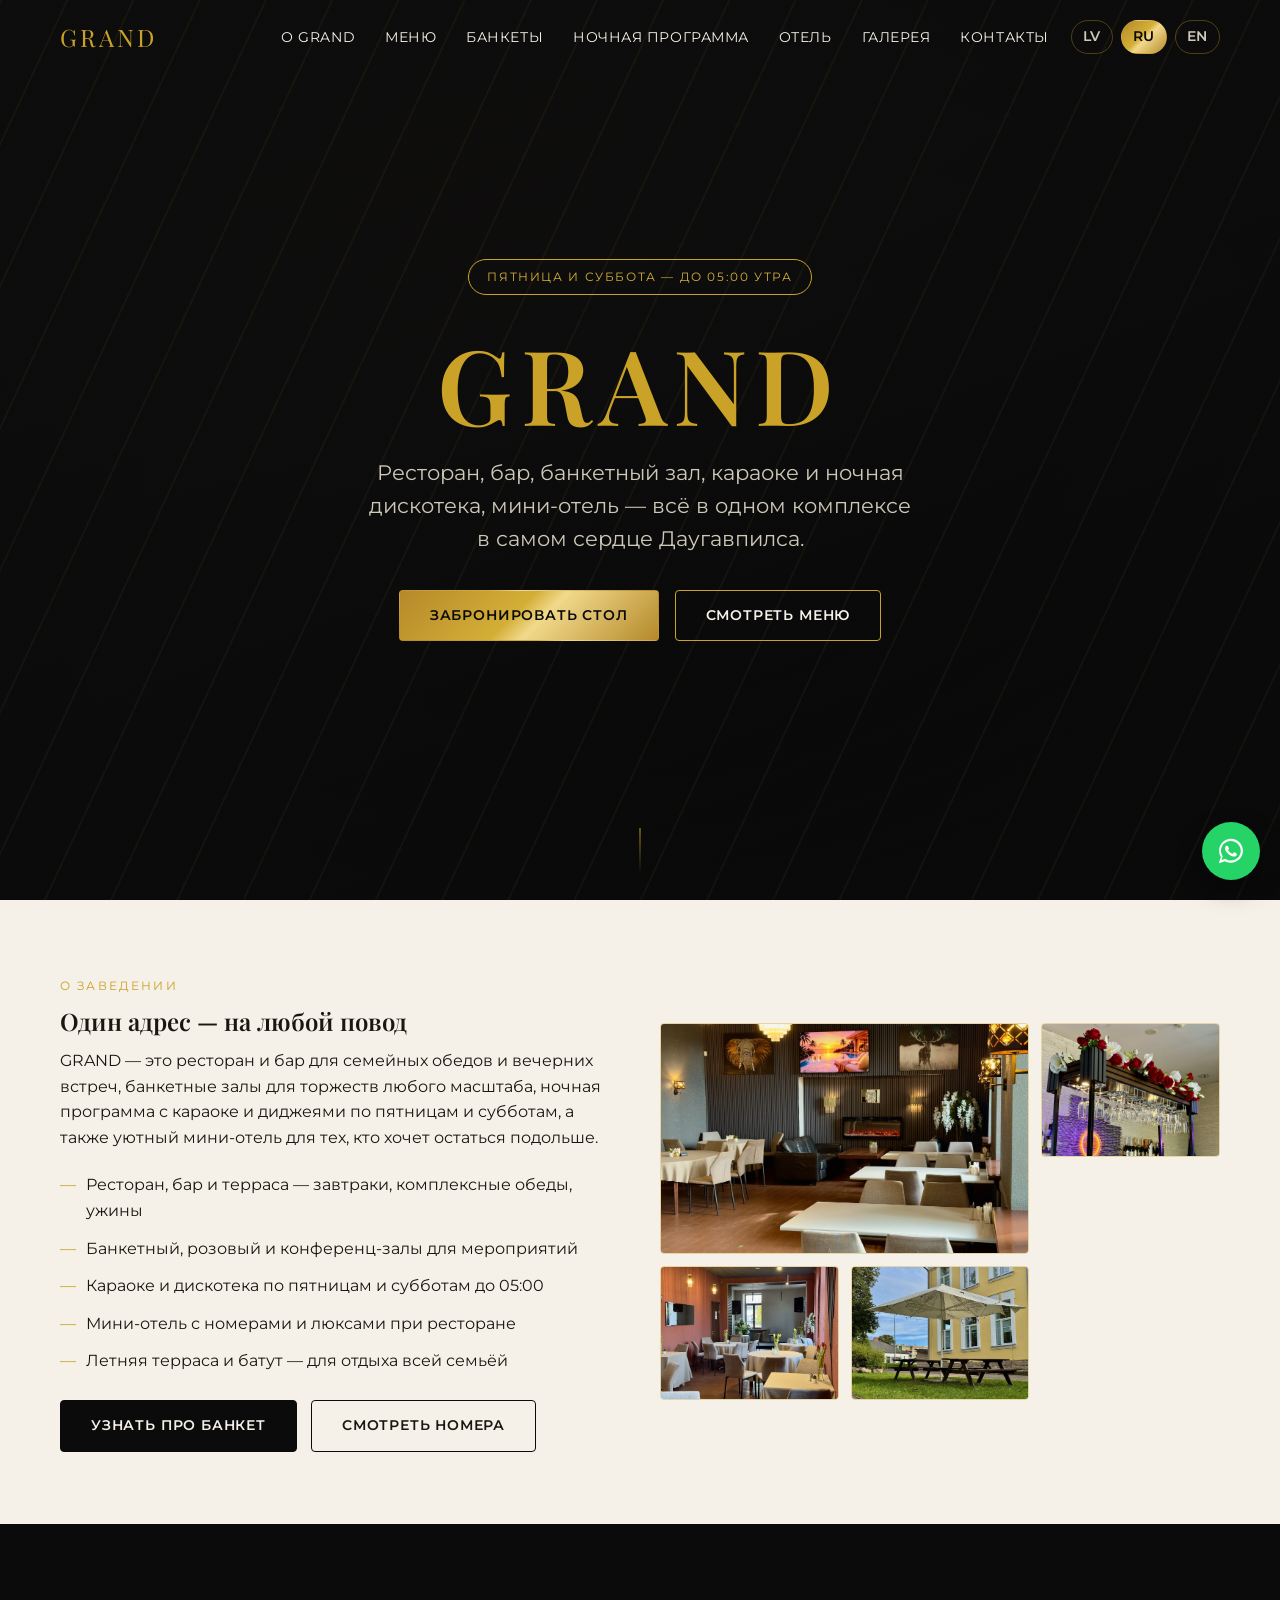
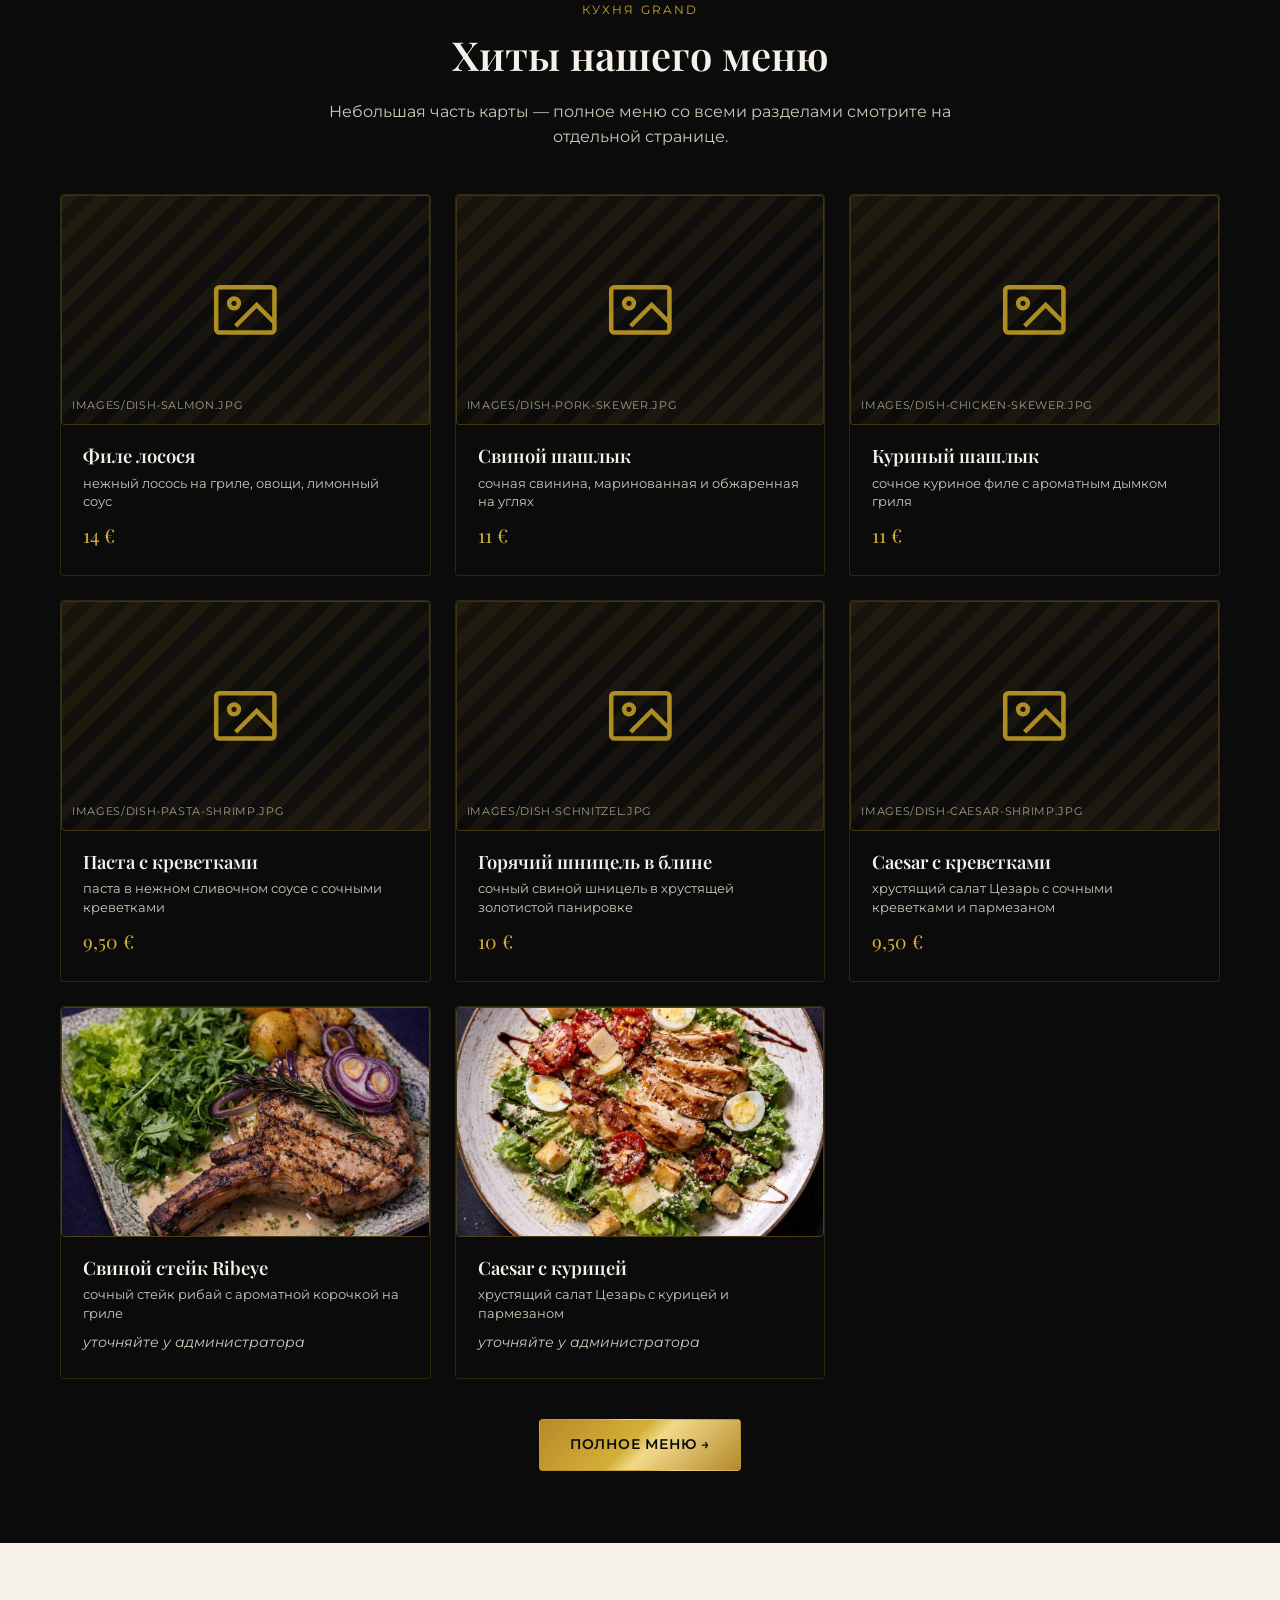
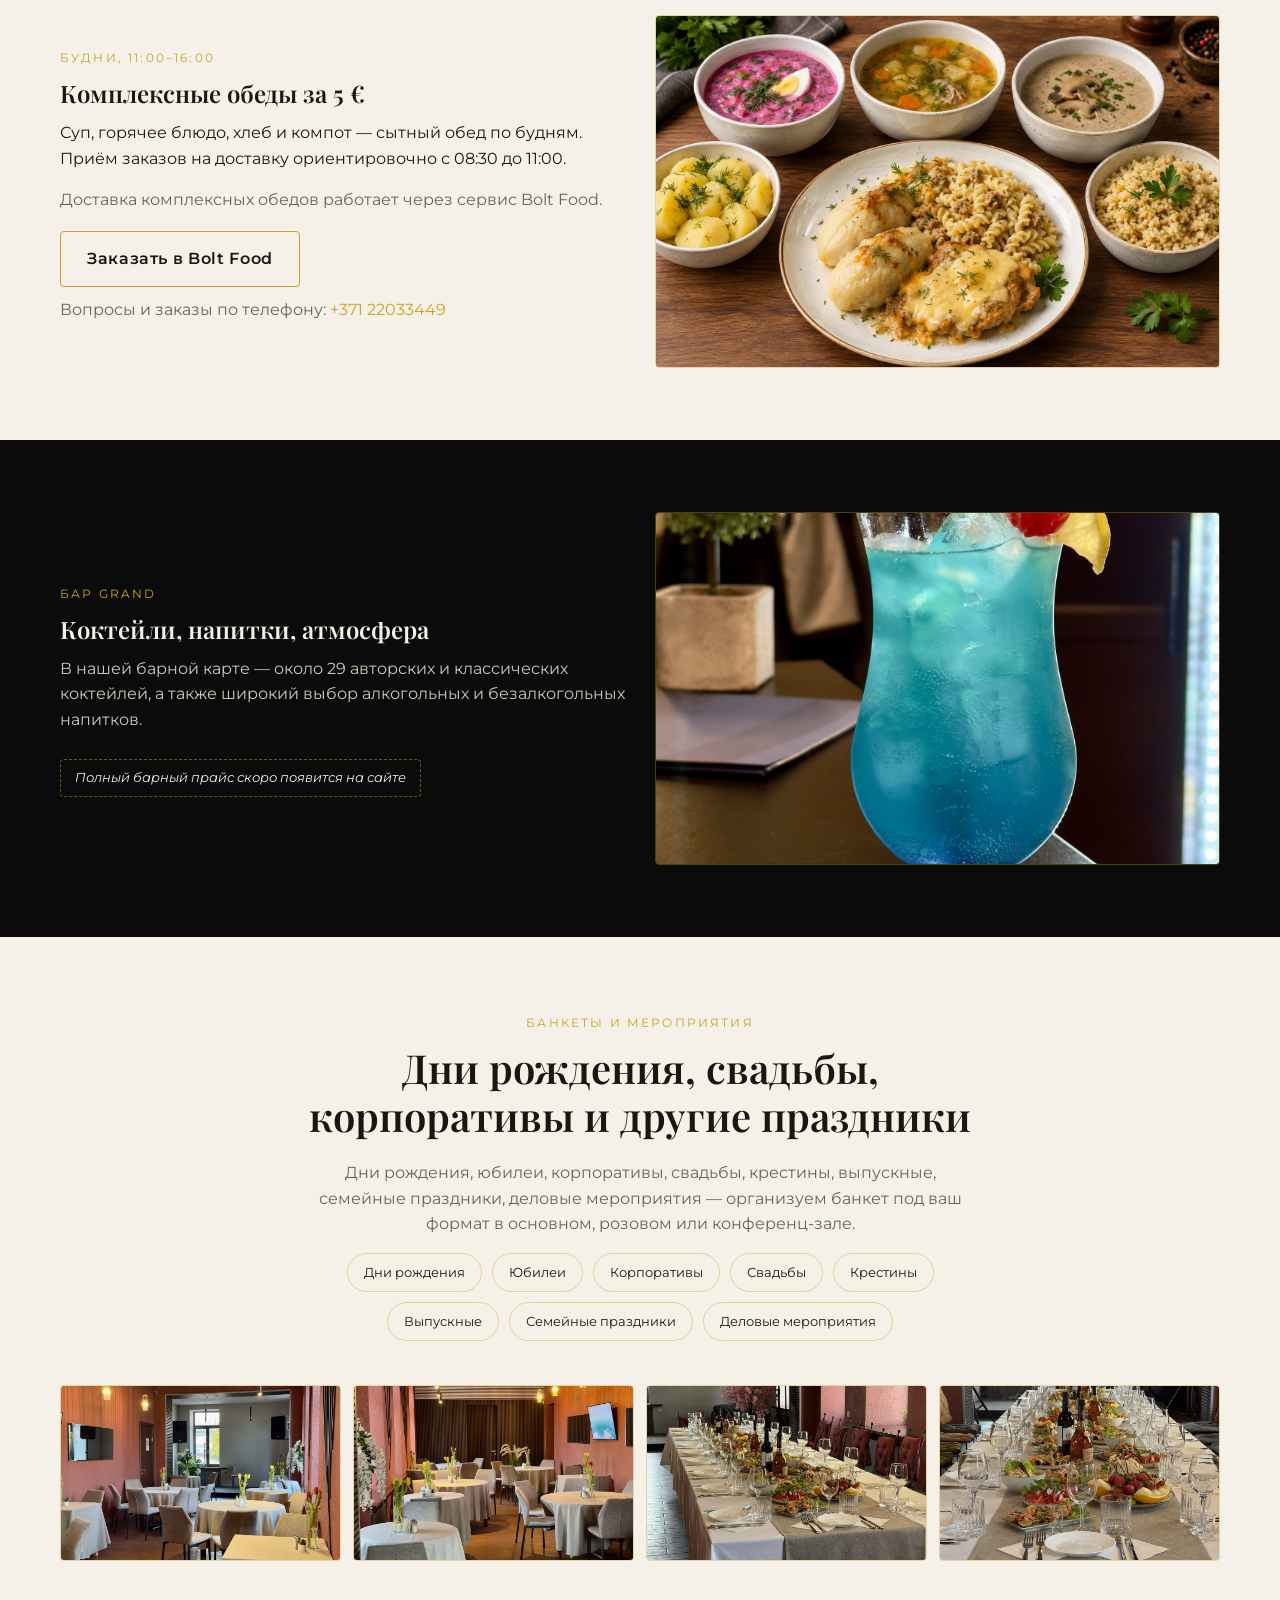
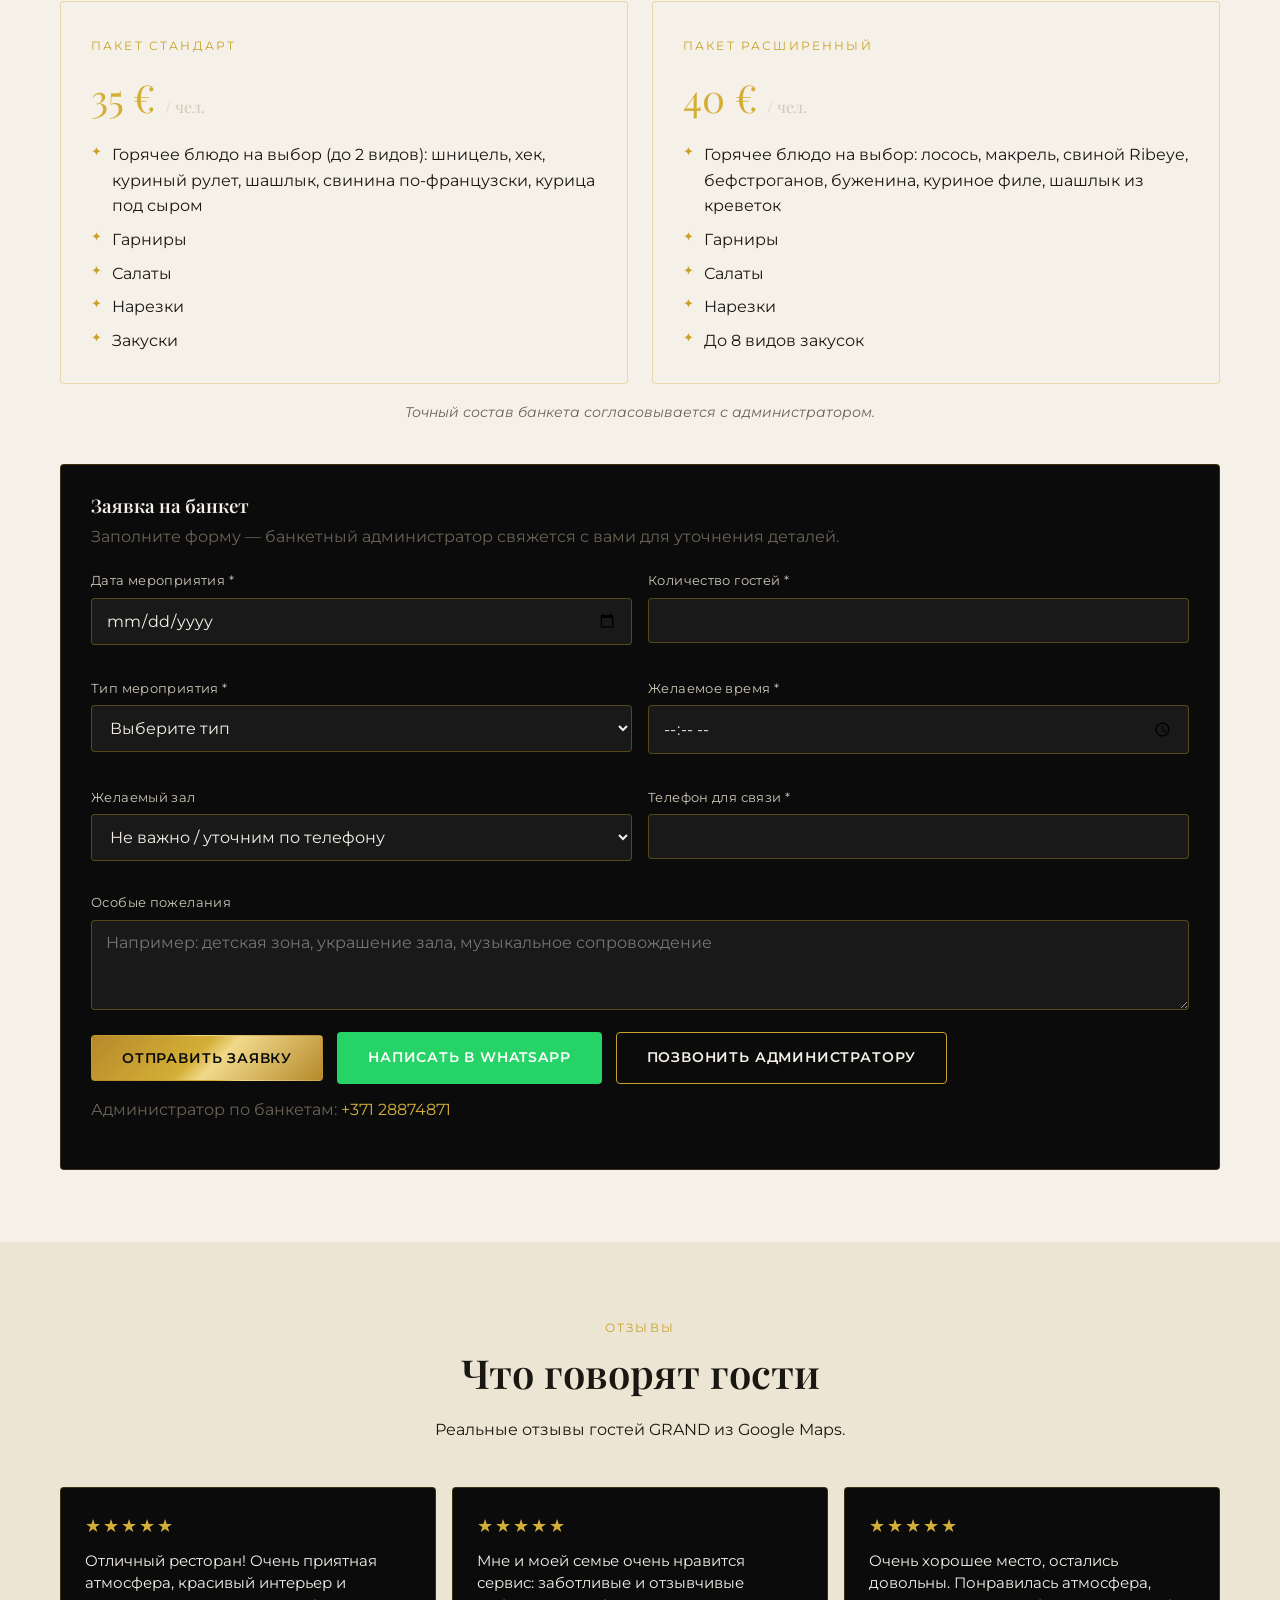
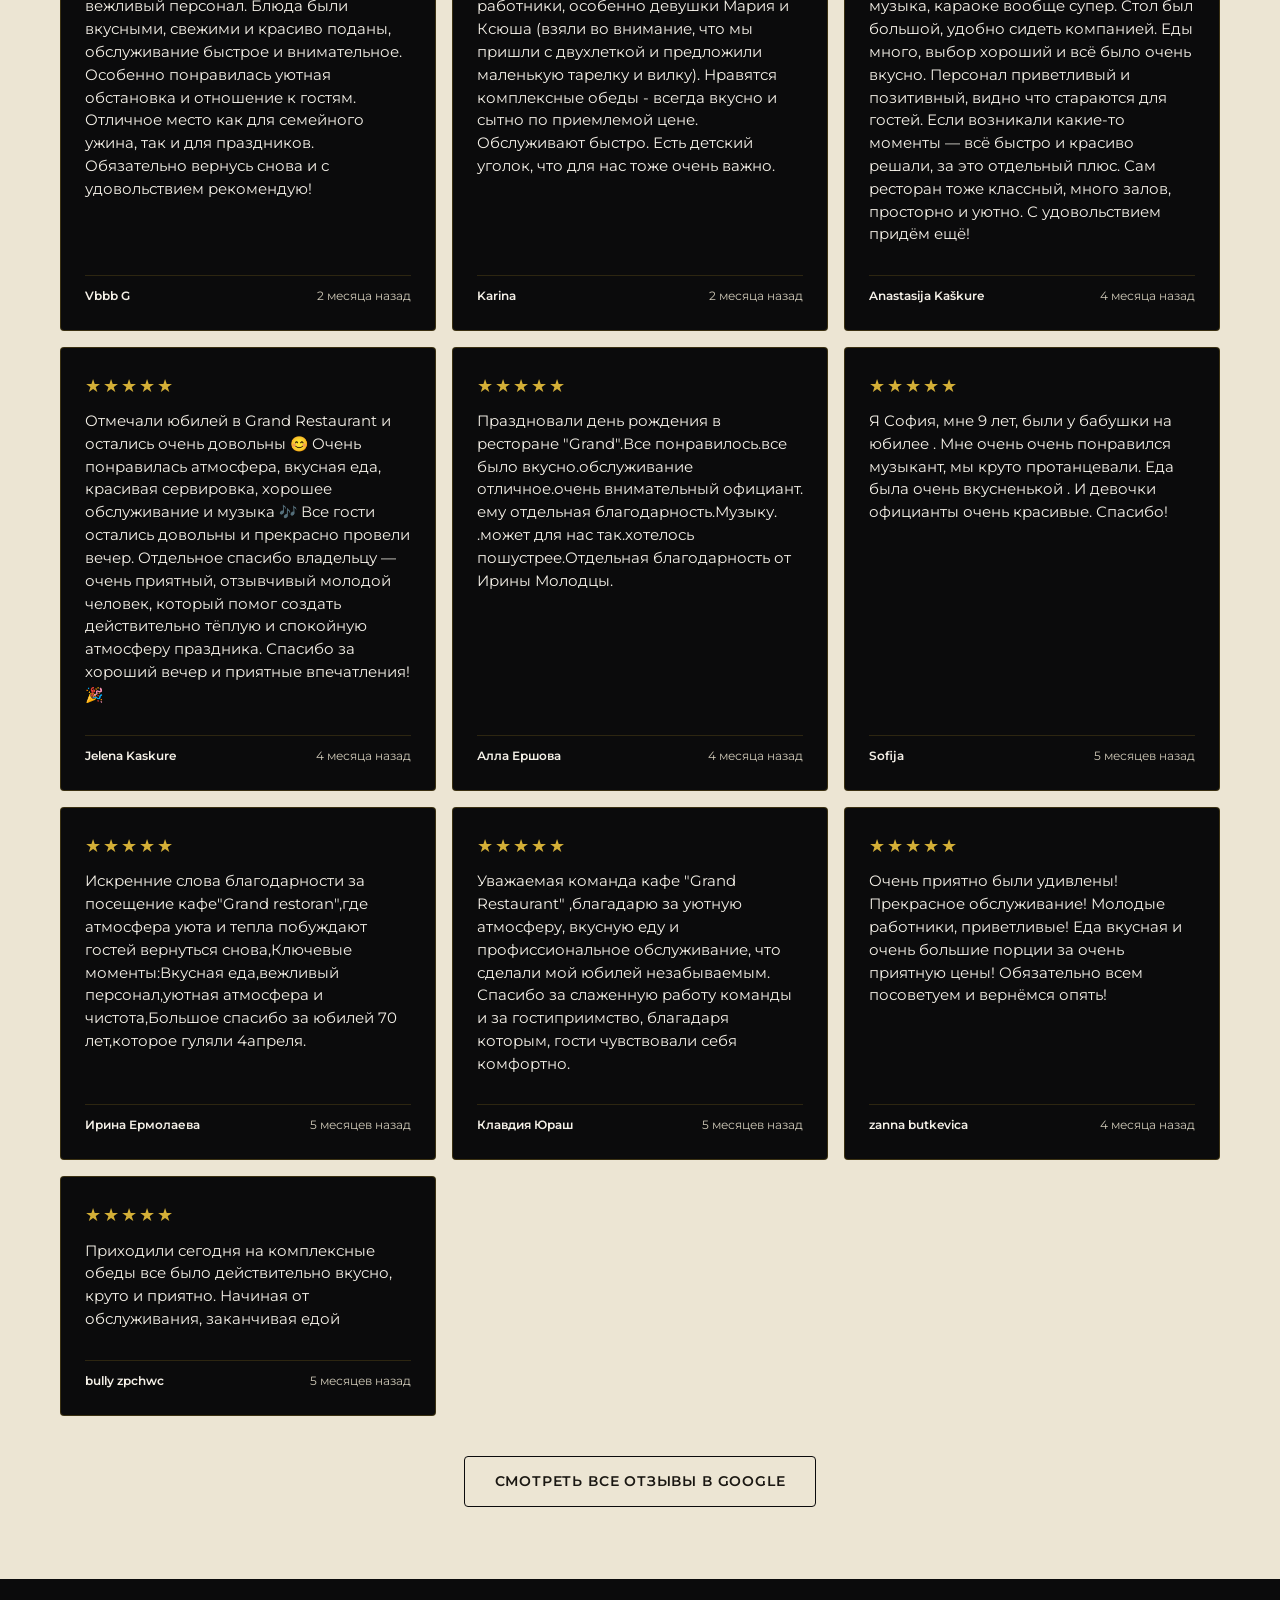
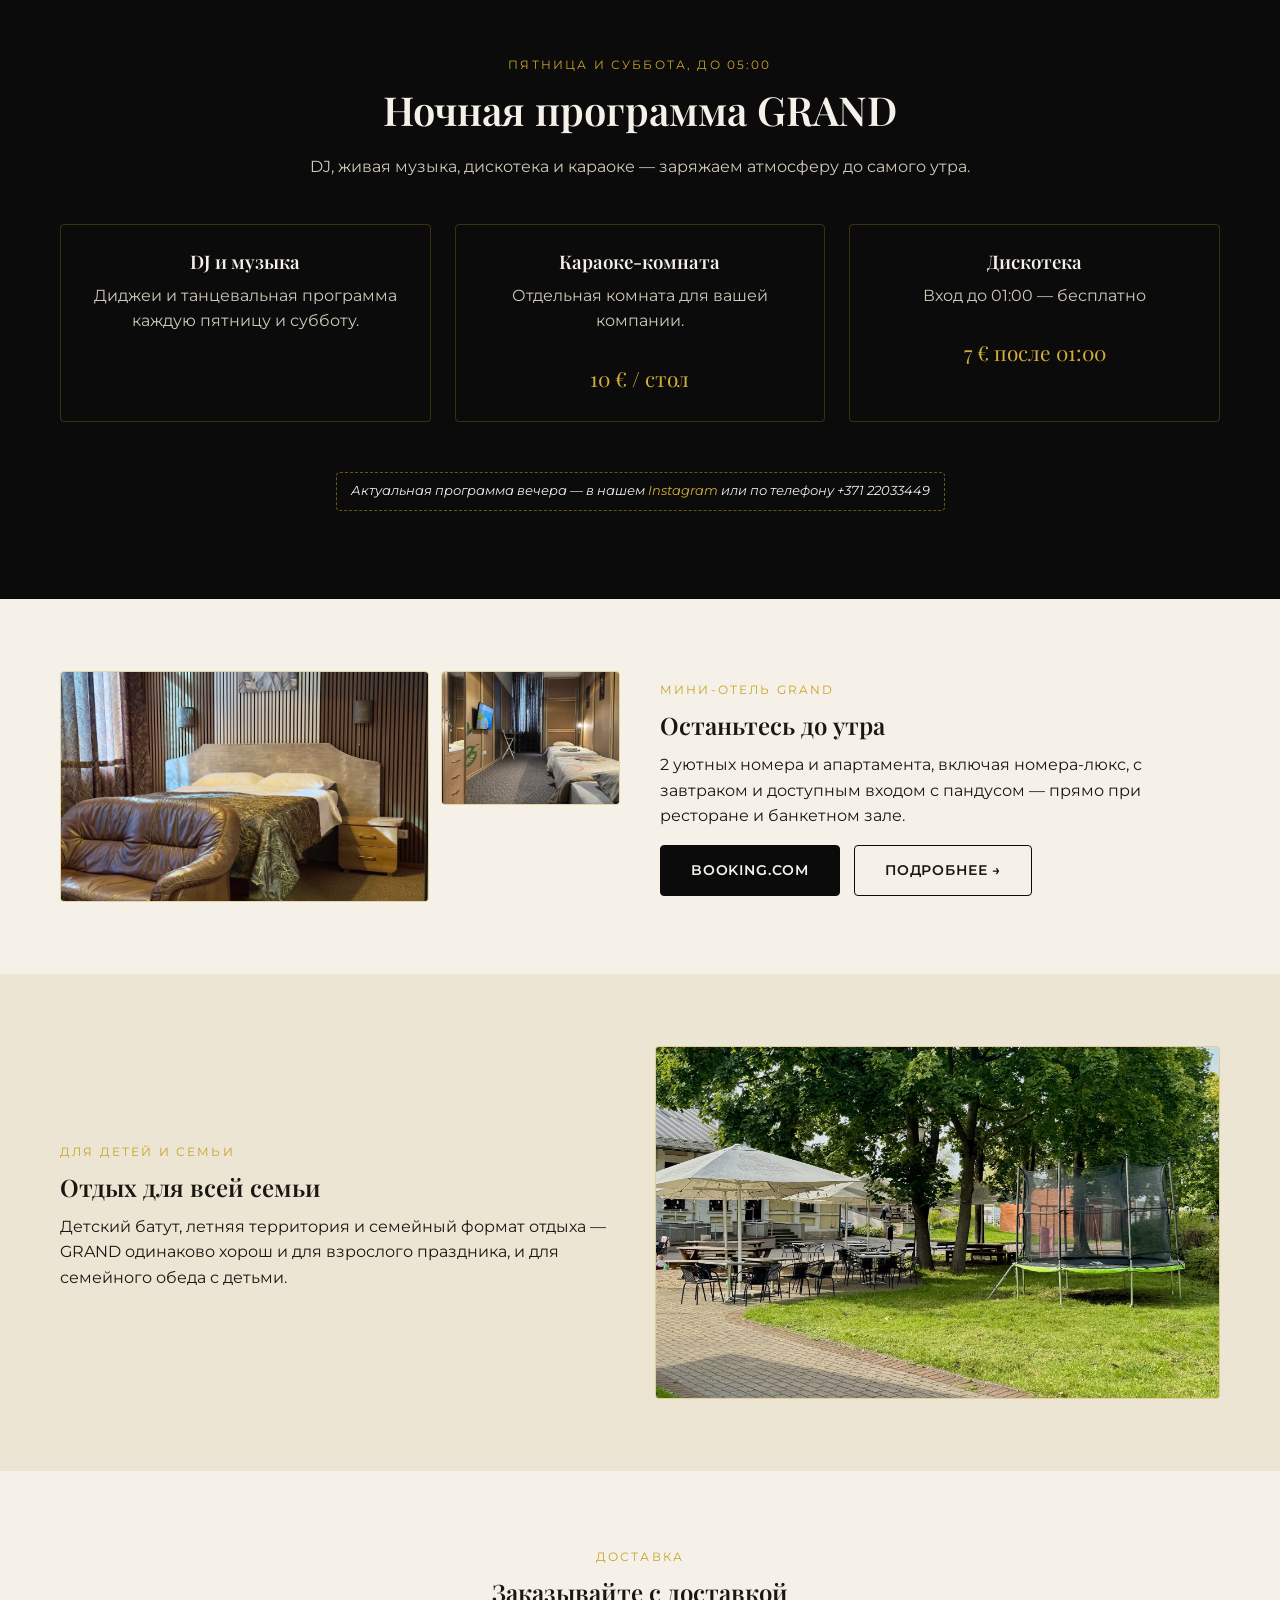
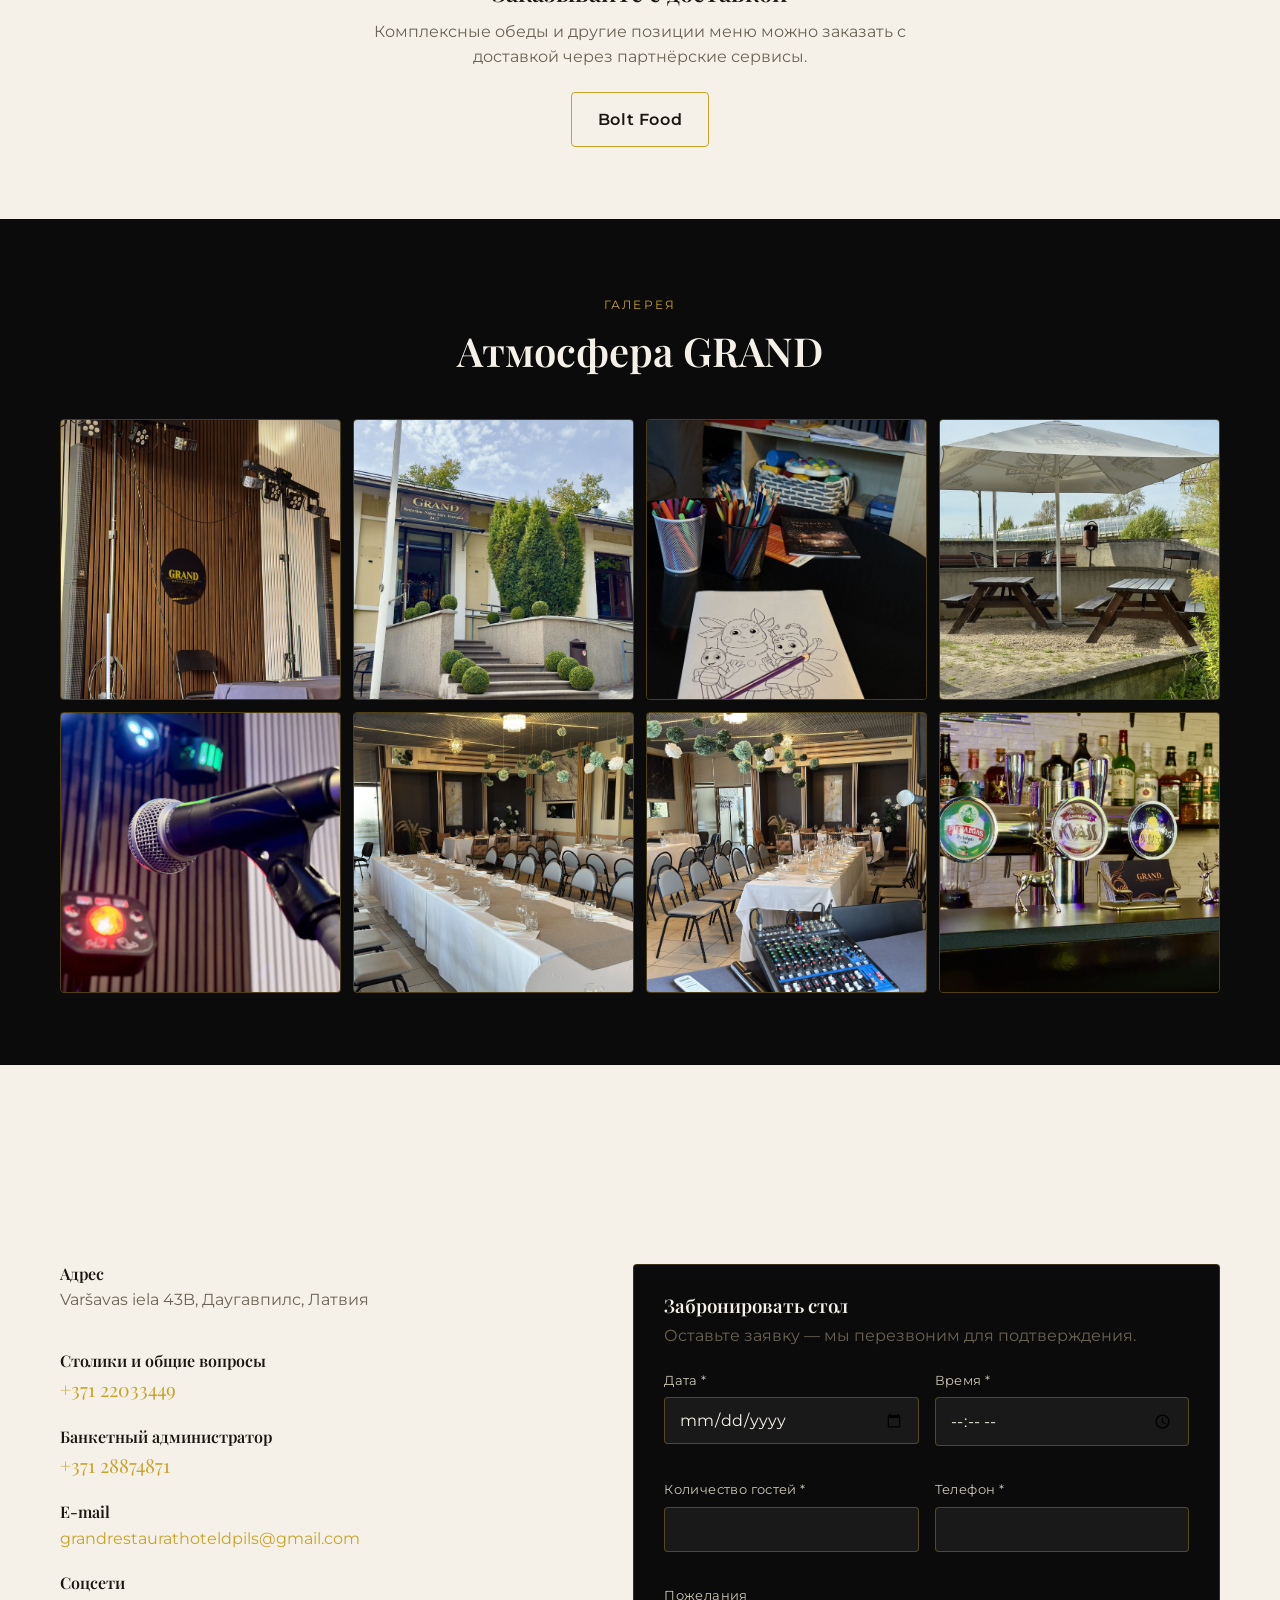
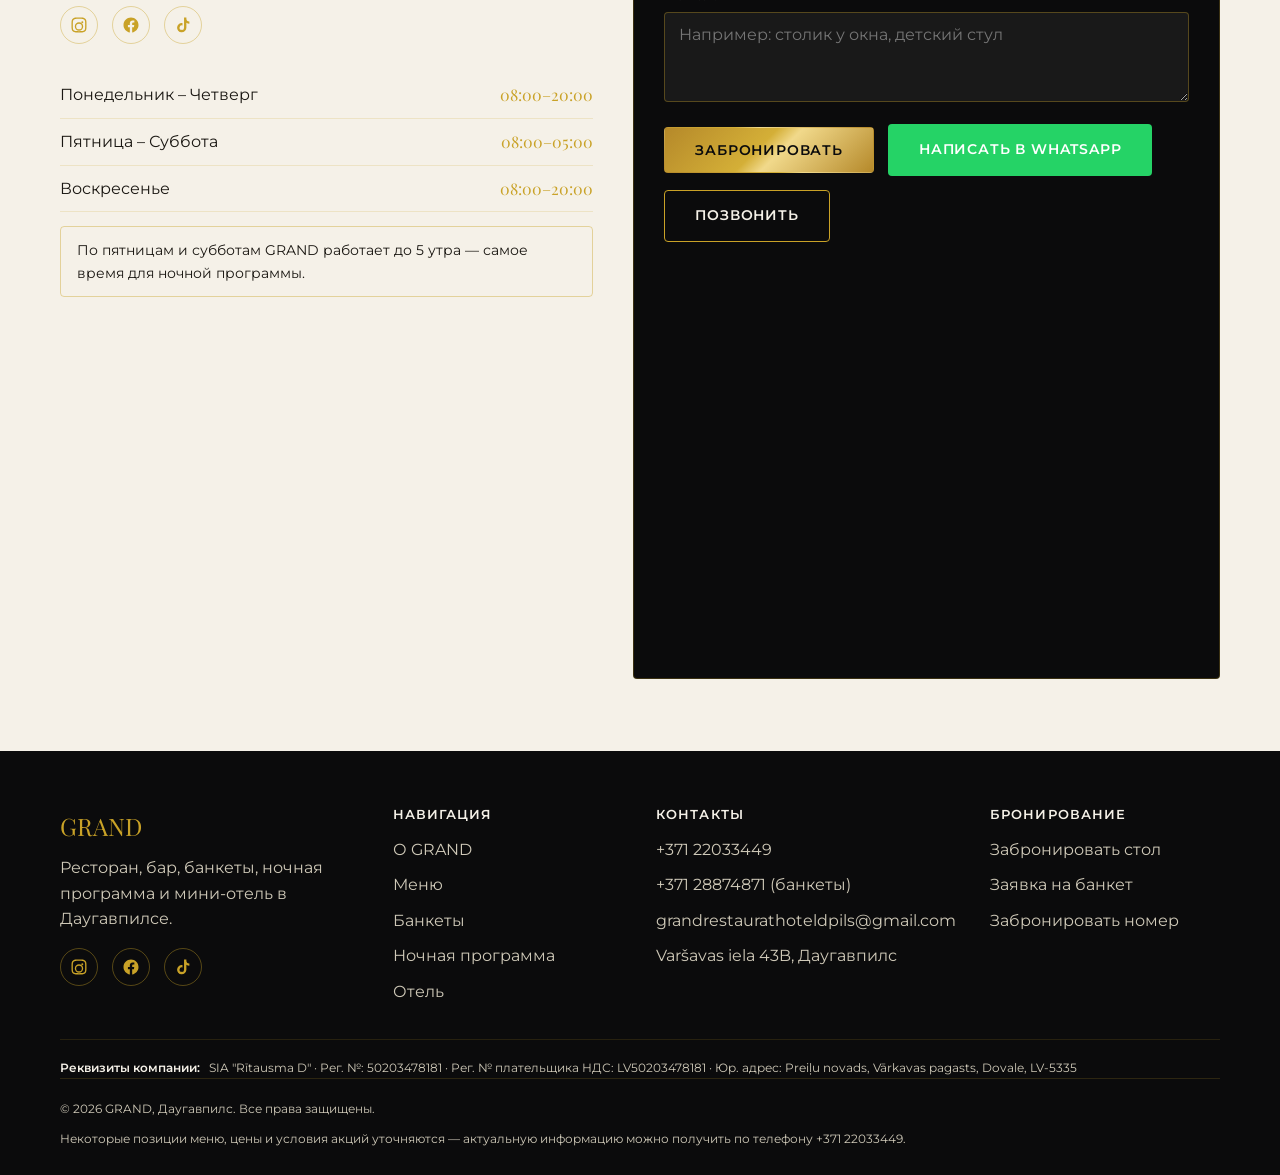
<file: ru/index.html>
<!DOCTYPE html>
<html lang="ru">
<head>
<meta charset="UTF-8">
<meta name="viewport" content="width=device-width, initial-scale=1.0">
<title>GRAND — ресторан, бар, банкеты и отель в Даугавпилсе</title>
<meta name="description" content="GRAND в Даугавпилсе — ресторан, бар, банкетные залы, ночная программа с караоке и дискотекой (Пт–Сб до 05:00) и уютный мини-отель. Столики, банкеты, номера — по телефону +371 22033449.">
<link rel="canonical" href="https://grand-daugavpils.lv/ru/">
<link rel="alternate" hreflang="lv" href="https://grand-daugavpils.lv/">
<link rel="alternate" hreflang="ru" href="https://grand-daugavpils.lv/ru/">
<link rel="alternate" hreflang="en" href="https://grand-daugavpils.lv/en/">
<link rel="alternate" hreflang="x-default" href="https://grand-daugavpils.lv/">

<meta property="og:type" content="website">
<meta property="og:title" content="GRAND — ресторан, бар, банкеты и отель в Даугавпилсе">
<meta property="og:description" content="Ресторан, бар, банкетные залы, караоке и ночная дискотека до 05:00 по Пт–Сб, а также мини-отель. Varšavas iela 43B, Даугавпилс.">
<meta property="og:image" content="/images/og-cover.jpg">
<meta property="og:locale" content="ru_RU">
<meta property="og:url" content="https://grand-daugavpils.lv/ru/">

<link rel="icon" type="image/svg+xml" href="/favicon.svg">
<link rel="preconnect" href="https://fonts.googleapis.com">
<link rel="preconnect" href="https://fonts.gstatic.com" crossorigin>
<link href="https://fonts.googleapis.com/css2?family=Playfair+Display:wght@500;600;700&family=Montserrat:wght@400;500;600;700&display=swap" rel="stylesheet">
<link rel="stylesheet" href="/css/style.css">
</head>
<body>

<header class="site-header">
  <div class="container">
    <a href="/ru/" class="brand">GRAND</a>
    <button class="nav-toggle" aria-label="Открыть меню" aria-expanded="false">
      <span></span><span></span><span></span>
    </button>
    <nav class="main-nav" id="main-nav">
      <ul>
        <li><a href="#about">О GRAND</a></li>
        <li><a href="#menu">Меню</a></li>
        <li><a href="#banquets">Банкеты</a></li>
        <li><a href="#night">Ночная программа</a></li>
        <li><a href="/ru/hotel.html">Отель</a></li>
        <li><a href="#gallery">Галерея</a></li>
        <li><a href="#contacts">Контакты</a></li>
      </ul>
      <a href="tel:+37122033449" class="nav-phone">+371 22033449</a>
      <div class="lang-switch">
        <a href="/">LV</a>
        <a href="/ru/" class="is-active">RU</a>
        <a href="/en/">EN</a>
      </div>
    </nav>
  </div>
</header>

<main>

  <!-- 1. HERO -->
  <section class="hero">
    <div class="hero-media"><!-- images/hero-bg.jpg --></div>
    <div class="hero-content">
      <span class="hero-badge">Пятница и суббота — до 05:00 утра</span>
      <h1 class="brand-xl">GRAND</h1>
      <p class="hero-sub">Ресторан, бар, банкетный зал, караоке и ночная дискотека, мини-отель — всё в одном комплексе в самом сердце Даугавпилса.</p>
      <div class="hero-actions">
        <a href="#booking" class="btn btn-gold">Забронировать стол</a>
        <a href="/ru/menu.html" class="btn btn-outline">Смотреть меню</a>
      </div>
    </div>
    <span class="hero-scroll" aria-hidden="true"></span>
  </section>

  <!-- 2. О GRAND -->
  <section class="section section-light" id="about">
    <div class="container">
      <div class="about-grid">
        <div class="reveal">
          <span class="section-eyebrow">О заведении</span>
          <h2>Один адрес — на любой повод</h2>
          <p>GRAND — это ресторан и бар для семейных обедов и вечерних встреч, банкетные залы для торжеств любого масштаба, ночная программа с караоке и диджеями по пятницам и субботам, а также уютный мини-отель для тех, кто хочет остаться подольше.</p>
          <ul class="feature-list">
            <li>Ресторан, бар и терраса — завтраки, комплексные обеды, ужины</li>
            <li>Банкетный, розовый и конференц-залы для мероприятий</li>
            <li>Караоке и дискотека по пятницам и субботам до 05:00</li>
            <li>Мини-отель с номерами и люксами при ресторане</li>
            <li>Летняя терраса и батут — для отдыха всей семьёй</li>
          </ul>
          <div class="btn-row" style="margin-top:26px;">
            <a href="#banquets" class="btn btn-dark">Узнать про банкет</a>
            <a href="/ru/hotel.html" class="btn btn-outline" style="border-color:var(--color-black);">Смотреть номера</a>
          </div>
        </div>
        <div class="about-photos reveal">
          <div class="ph ph-wide ph-photo"><img src="/images/restaurant-hall-1.jpg" alt="Главный зал ресторана GRAND" loading="lazy"></div>
          <div class="ph ph-photo"><img src="/images/bar-1.jpg" alt="Бар GRAND" loading="lazy"></div>
          <div class="ph ph-photo"><img src="/images/banquet-hall.jpg" alt="Розовый зал GRAND для банкетов" loading="lazy"></div>
          <div class="ph ph-photo"><img src="/images/terrace-1.jpg" alt="Терраса GRAND" loading="lazy"></div>
        </div>
      </div>
    </div>
  </section>

  <!-- 3. МЕНЮ — превью -->
  <section class="section section-dark" id="menu">
    <div class="container">
      <div class="section-head reveal">
        <span class="section-eyebrow">Кухня GRAND</span>
        <h2>Хиты нашего меню</h2>
        <p class="muted">Небольшая часть карты — полное меню со всеми разделами смотрите на отдельной странице.</p>
      </div>
      <div class="card-grid cols-3 menu-hits-grid reveal">
        <article class="menu-card">
          <div class="ph ph-wide"><svg viewBox="0 0 24 24" fill="none" stroke="currentColor" stroke-width="1.4"><rect x="3" y="5" width="18" height="14" rx="1"/><circle cx="8.5" cy="10" r="1.5"/><path d="M21 16l-5.5-5.5L9 17"/></svg><span class="ph-label">images/dish-salmon.jpg</span></div>
          <div class="menu-card-body">
            <h3>Филе лосося</h3>
            <p class="dish-description">нежный лосось на гриле, овощи, лимонный соус</p>
            <div class="menu-card-price">14 €</div>
          </div>
        </article>
        <article class="menu-card">
          <div class="ph ph-wide"><svg viewBox="0 0 24 24" fill="none" stroke="currentColor" stroke-width="1.4"><rect x="3" y="5" width="18" height="14" rx="1"/><circle cx="8.5" cy="10" r="1.5"/><path d="M21 16l-5.5-5.5L9 17"/></svg><span class="ph-label">images/dish-pork-skewer.jpg</span></div>
          <div class="menu-card-body">
            <h3>Свиной шашлык</h3>
            <p class="dish-description">сочная свинина, маринованная и обжаренная на углях</p>
            <div class="menu-card-price">11 €</div>
          </div>
        </article>
        <article class="menu-card">
          <div class="ph ph-wide"><svg viewBox="0 0 24 24" fill="none" stroke="currentColor" stroke-width="1.4"><rect x="3" y="5" width="18" height="14" rx="1"/><circle cx="8.5" cy="10" r="1.5"/><path d="M21 16l-5.5-5.5L9 17"/></svg><span class="ph-label">images/dish-chicken-skewer.jpg</span></div>
          <div class="menu-card-body">
            <h3>Куриный шашлык</h3>
            <p class="dish-description">сочное куриное филе с ароматным дымком гриля</p>
            <div class="menu-card-price">11 €</div>
          </div>
        </article>
        <article class="menu-card">
          <div class="ph ph-wide"><svg viewBox="0 0 24 24" fill="none" stroke="currentColor" stroke-width="1.4"><rect x="3" y="5" width="18" height="14" rx="1"/><circle cx="8.5" cy="10" r="1.5"/><path d="M21 16l-5.5-5.5L9 17"/></svg><span class="ph-label">images/dish-pasta-shrimp.jpg</span></div>
          <div class="menu-card-body">
            <h3>Паста с креветками</h3>
            <p class="dish-description">паста в нежном сливочном соусе с сочными креветками</p>
            <div class="menu-card-price">9,50 €</div>
          </div>
        </article>
        <article class="menu-card">
          <div class="ph ph-wide"><svg viewBox="0 0 24 24" fill="none" stroke="currentColor" stroke-width="1.4"><rect x="3" y="5" width="18" height="14" rx="1"/><circle cx="8.5" cy="10" r="1.5"/><path d="M21 16l-5.5-5.5L9 17"/></svg><span class="ph-label">images/dish-schnitzel.jpg</span></div>
          <div class="menu-card-body">
            <h3>Горячий шницель в блине</h3>
            <p class="dish-description">сочный свиной шницель в хрустящей золотистой панировке</p>
            <div class="menu-card-price">10 €</div>
          </div>
        </article>
        <article class="menu-card">
          <div class="ph ph-wide"><svg viewBox="0 0 24 24" fill="none" stroke="currentColor" stroke-width="1.4"><rect x="3" y="5" width="18" height="14" rx="1"/><circle cx="8.5" cy="10" r="1.5"/><path d="M21 16l-5.5-5.5L9 17"/></svg><span class="ph-label">images/dish-caesar-shrimp.jpg</span></div>
          <div class="menu-card-body">
            <h3>Caesar с креветками</h3>
            <p class="dish-description">хрустящий салат Цезарь с сочными креветками и пармезаном</p>
            <div class="menu-card-price">9,50 €</div>
          </div>
        </article>
        <article class="menu-card">
          <div class="ph ph-wide ph-photo"><img src="/images/dish-pork-ribeye.jpg" alt="Свиной стейк Ribeye" loading="lazy"></div>
          <div class="menu-card-body">
            <h3>Свиной стейк Ribeye</h3>
            <p class="dish-description">сочный стейк рибай с ароматной корочкой на гриле</p>
            <div class="menu-card-price tbd">уточняйте у администратора</div>
          </div>
        </article>
        <article class="menu-card">
          <div class="ph ph-wide ph-photo"><img src="/images/dish-caesar-chicken.jpg" alt="Caesar с курицей" loading="lazy"></div>
          <div class="menu-card-body">
            <h3>Caesar с курицей</h3>
            <p class="dish-description">хрустящий салат Цезарь с курицей и пармезаном</p>
            <div class="menu-card-price tbd">уточняйте у администратора</div>
          </div>
        </article>
      </div>
      <div class="text-center mt-lg reveal">
        <a href="/ru/menu.html" class="btn btn-gold">Полное меню →</a>
      </div>
    </div>
  </section>

  <!-- 4. КОМПЛЕКСНЫЕ ОБЕДЫ -->
  <section class="section section-light">
    <div class="container">
      <div class="info-strip">
        <div class="reveal">
          <span class="section-eyebrow">Будни, 11:00–16:00</span>
          <h2>Комплексные обеды за 5 €</h2>
          <p>Суп, горячее блюдо, хлеб и компот — сытный обед по будням. Приём заказов на доставку ориентировочно с 08:30 до 11:00.</p>
          <p class="muted">Доставка комплексных обедов работает через сервис Bolt Food.</p>
          <div class="delivery-buttons">
            <a href="https://food.bolt.eu/en/278-daugavpils/p/195568-restorans-grand/" target="_blank" rel="noopener">Заказать в Bolt Food</a>
          </div>
          <p class="muted" style="margin-top:10px;">Вопросы и заказы по телефону: <a class="tel" href="tel:+37122033449" style="color:var(--color-gold);">+371 22033449</a></p>
        </div>
        <div class="ph ph-wide ph-photo reveal"><img src="/images/lunch-set.jpg" alt="Комплексный обед в GRAND" loading="lazy"></div>
      </div>
    </div>
  </section>

  <!-- 5. БАР -->
  <section class="section section-dark">
    <div class="container">
      <div class="info-strip reverse">
        <div class="ph ph-wide ph-photo reveal"><img src="/images/bar-cocktails.jpg" alt="Коктейль в баре GRAND" loading="lazy"></div>
        <div class="reveal">
          <span class="section-eyebrow">Бар GRAND</span>
          <h2>Коктейли, напитки, атмосфера</h2>
          <p class="muted">В нашей барной карте — около 29 авторских и классических коктейлей, а также широкий выбор алкогольных и безалкогольных напитков.</p>
          <span class="tag-note">Полный барный прайс скоро появится на сайте</span>
        </div>
      </div>
    </div>
  </section>

  <!-- 6. БАНКЕТЫ И МЕРОПРИЯТИЯ -->
  <section class="section section-light" id="banquets">
    <div class="container">
      <div class="section-head reveal">
        <span class="section-eyebrow">Банкеты и мероприятия</span>
        <h2>Дни рождения, свадьбы, корпоративы и другие праздники</h2>
        <p class="muted">Дни рождения, юбилеи, корпоративы, свадьбы, крестины, выпускные, семейные праздники, деловые мероприятия — организуем банкет под ваш формат в основном, розовом или конференц-зале.</p>
        <div class="event-tags text-center" style="justify-content:center;">
          <span>Дни рождения</span><span>Юбилеи</span><span>Корпоративы</span><span>Свадьбы</span>
          <span>Крестины</span><span>Выпускные</span><span>Семейные праздники</span><span>Деловые мероприятия</span>
        </div>
      </div>

      <div class="gallery-grid reveal mb-lg">
        <div class="ph ph-wide ph-photo"><img src="/images/banquet-hall.jpg" alt="Розовый зал GRAND для банкетов" loading="lazy"></div>
        <div class="ph ph-wide ph-photo"><img src="/images/banquet-hall-2.jpg" alt="Розовый зал GRAND — другой ракурс" loading="lazy"></div>
        <div class="ph ph-wide ph-photo"><img src="/images/banquet-table-1.jpg" alt="Праздничный стол для банкета в GRAND" loading="lazy"></div>
        <div class="ph ph-wide ph-photo"><img src="/images/banquet-table-2.jpg" alt="Закуски и напитки на банкетном столе GRAND" loading="lazy"></div>
      </div>

      <div class="card-grid reveal">
        <div class="package-card">
          <span class="section-eyebrow">Пакет стандарт</span>
          <div class="price">35 € <span>/ чел.</span></div>
          <ul>
            <li>Горячее блюдо на выбор (до 2 видов): шницель, хек, куриный рулет, шашлык, свинина по-французски, курица под сыром</li>
            <li>Гарниры</li>
            <li>Салаты</li>
            <li>Нарезки</li>
            <li>Закуски</li>
          </ul>
        </div>
        <div class="package-card">
          <span class="section-eyebrow">Пакет расширенный</span>
          <div class="price">40 € <span>/ чел.</span></div>
          <ul>
            <li>Горячее блюдо на выбор: лосось, макрель, свиной Ribeye, бефстроганов, буженина, куриное филе, шашлык из креветок</li>
            <li>Гарниры</li>
            <li>Салаты</li>
            <li>Нарезки</li>
            <li>До 8 видов закусок</li>
          </ul>
        </div>
      </div>
      <p class="package-note text-center" style="color:var(--color-muted-on-light);">Точный состав банкета согласовывается с администратором.</p>

      <div class="form-card reveal mt-lg" id="banquet-form">
        <h3 style="margin-bottom:6px;">Заявка на банкет</h3>
        <p class="muted" style="margin-bottom:22px;">Заполните форму — банкетный администратор свяжется с вами для уточнения деталей.</p>
        <form data-grand-form="banquet" data-whatsapp-title="Заявка на банкет GRAND" novalidate>
          <div class="form-grid cols-2">
            <div class="form-group">
              <label for="banquet-date">Дата мероприятия *</label>
              <input type="date" id="banquet-date" name="date" required data-error-message="Укажите дату">
              <span class="form-error"></span>
            </div>
            <div class="form-group">
              <label for="banquet-guests">Количество гостей *</label>
              <input type="number" id="banquet-guests" name="guests" min="1" required data-error-message="Укажите количество гостей">
              <span class="form-error"></span>
            </div>
            <div class="form-group">
              <label for="banquet-type">Тип мероприятия *</label>
              <select id="banquet-type" name="event_type" required>
                <option value="">Выберите тип</option>
                <option>День рождения</option>
                <option>Юбилей</option>
                <option>Корпоратив</option>
                <option>Свадьба</option>
                <option>Крестины</option>
                <option>Выпускной</option>
                <option>Семейный праздник</option>
                <option>Деловое мероприятие</option>
                <option>Другое</option>
              </select>
              <span class="form-error"></span>
            </div>
            <div class="form-group">
              <label for="banquet-time">Желаемое время *</label>
              <input type="time" id="banquet-time" name="time" required data-error-message="Укажите время">
              <span class="form-error"></span>
            </div>
            <div class="form-group">
              <label for="banquet-hall">Желаемый зал</label>
              <select id="banquet-hall" name="hall">
                <option value="">Не важно / уточним по телефону</option>
                <option>Основной зал</option>
                <option>Розовый зал</option>
                <option>Конференц-зал</option>
                <option>Терраса</option>
                <option>Летняя терраса</option>
              </select>
            </div>
            <div class="form-group">
              <label for="banquet-phone">Телефон для связи *</label>
              <input type="tel" id="banquet-phone" name="phone" required data-error-message="Укажите телефон">
              <span class="form-error"></span>
            </div>
          </div>
          <div class="form-group" style="margin-top:16px;">
            <label for="banquet-wishes">Особые пожелания</label>
            <textarea id="banquet-wishes" name="wishes" placeholder="Например: детская зона, украшение зала, музыкальное сопровождение"></textarea>
          </div>
          <div class="form-actions">
            <button type="submit" class="btn btn-gold">Отправить заявку</button>
            <a href="#" class="btn btn-whatsapp" data-whatsapp-fallback target="_blank" rel="noopener">Написать в WhatsApp</a>
            <a href="tel:+37128874871" class="btn btn-outline">Позвонить администратору</a>
          </div>
          <p class="form-status" data-form-status></p>
        </form>
        <p class="muted" style="margin-top:10px;">Администратор по банкетам: <a class="tel" href="tel:+37128874871" style="color:var(--color-gold-light);">+371 28874871</a></p>
      </div>
    </div>
  </section>

  <!-- ОТЗЫВЫ (Google) — карточки рендерятся из массива reviews[] в js/reviews.js -->
  <section class="section section-alt" id="reviews">
    <div class="container">
      <div class="section-head reveal">
        <span class="section-eyebrow">Отзывы</span>
        <h2>Что говорят гости</h2>
        <p class="muted">Реальные отзывы гостей GRAND из Google Maps.</p>
      </div>
      <!-- Карточки добавляются сюда автоматически скриптом js/reviews.js -->
      <div class="reviews-track reveal" data-reviews-track></div>
      <div class="text-center mt-lg reveal">
        <a href="https://maps.app.goo.gl/6jVPEJvZiig7urjC8?g_st=ic" target="_blank" rel="noopener" class="btn btn-outline" style="border-color:var(--color-black);">Смотреть все отзывы в Google</a>
      </div>
    </div>
  </section>

  <!-- 7. НОЧНАЯ ПРОГРАММА -->
  <section class="section section-dark" id="night">
    <div class="container">
      <div class="section-head reveal">
        <span class="section-eyebrow">Пятница и суббота, до 05:00</span>
        <h2>Ночная программа GRAND</h2>
        <p class="muted">DJ, живая музыка, дискотека и караоке — заряжаем атмосферу до самого утра.</p>
      </div>
      <div class="night-grid reveal">
        <div class="night-item">
          <h3>DJ и музыка</h3>
          <p class="muted">Диджеи и танцевальная программа каждую пятницу и субботу.</p>
        </div>
        <div class="night-item">
          <h3>Караоке-комната</h3>
          <p class="muted">Отдельная комната для вашей компании.</p>
          <span class="price-tag">10 € / стол</span>
        </div>
        <div class="night-item">
          <h3>Дискотека</h3>
          <p class="muted">Вход до 01:00 — бесплатно</p>
          <span class="price-tag">7 € после 01:00</span>
        </div>
      </div>
      <p class="text-center mt-lg reveal">
        <span class="tag-note">Актуальная программа вечера — в нашем <a href="https://www.instagram.com/grand_hotel_and_restaurant/" target="_blank" rel="noopener" style="color:var(--color-gold-light);">Instagram</a> или по телефону +371 22033449</span>
      </p>
    </div>
  </section>

  <!-- 8. ОТЕЛЬ — превью -->
  <section class="section section-light" id="hotel">
    <div class="container">
      <div class="about-grid">
        <div class="about-photos reveal">
          <div class="ph ph-wide ph-photo"><img src="/images/hotel-room-1-1.jpg" alt="Номер 1 в отеле GRAND" loading="lazy"></div>
          <div class="ph ph-photo"><img src="/images/hotel-room-2-1.jpg" alt="Номер 2 в отеле GRAND" loading="lazy"></div>
        </div>
        <div class="reveal">
          <span class="section-eyebrow">Мини-отель GRAND</span>
          <h2>Останьтесь до утра</h2>
          <p>2 уютных номера и апартамента, включая номера-люкс, с завтраком и доступным входом с пандусом — прямо при ресторане и банкетном зале.</p>
          <div class="btn-row">
            <a href="https://www.booking.com/hotel/lv/grand-restaurant-amp.en-gb.html" target="_blank" rel="noopener" class="btn btn-dark">Booking.com</a>
            <a href="/ru/hotel.html" class="btn btn-outline" style="border-color:var(--color-black);">Подробнее →</a>
          </div>
        </div>
      </div>
    </div>
  </section>

  <!-- 9. ДЛЯ ДЕТЕЙ И СЕМЬИ -->
  <section class="section section-alt">
    <div class="container">
      <div class="info-strip">
        <div class="reveal">
          <span class="section-eyebrow">Для детей и семьи</span>
          <h2>Отдых для всей семьи</h2>
          <p class="muted">Детский батут, летняя территория и семейный формат отдыха — GRAND одинаково хорош и для взрослого праздника, и для семейного обеда с детьми.</p>
        </div>
        <div class="ph ph-wide ph-photo reveal"><img src="/images/kids-area.jpg" alt="Летняя терраса GRAND с батутом" loading="lazy"></div>
      </div>
    </div>
  </section>

  <!-- 10. ДОСТАВКА -->
  <section class="section section-light">
    <div class="container text-center reveal">
      <span class="section-eyebrow">Доставка</span>
      <h2>Заказывайте с доставкой</h2>
      <p class="muted" style="max-width:560px;margin:0 auto;">Комплексные обеды и другие позиции меню можно заказать с доставкой через партнёрские сервисы.</p>
      <div class="delivery-buttons" style="justify-content:center;margin-top:22px;">
        <a href="https://food.bolt.eu/en/278-daugavpils/p/195568-restorans-grand/" target="_blank" rel="noopener">Bolt Food</a>
      </div>
    </div>
  </section>

  <!-- 11. ГАЛЕРЕЯ -->
  <section class="section section-dark" id="gallery">
    <div class="container">
      <div class="section-head reveal">
        <span class="section-eyebrow">Галерея</span>
        <h2>Атмосфера GRAND</h2>
      </div>
      <div class="gallery-grid reveal">
        <div class="ph ph-square ph-photo"><img src="/images/gallery-1.jpg" alt="Ночная программа и сцена GRAND" loading="lazy"></div>
        <div class="ph ph-square ph-photo"><img src="/images/gallery-2.jpg" alt="Вход в GRAND" loading="lazy"></div>
        <div class="ph ph-square ph-photo"><img src="/images/gallery-3.jpg" alt="Детский уголок GRAND" loading="lazy"></div>
        <div class="ph ph-square ph-photo"><img src="/images/gallery-4.jpg" alt="Терраса GRAND на свежем воздухе" loading="lazy"></div>
        <div class="ph ph-square ph-photo"><img src="/images/gallery-5.jpg" alt="Караоке-микрофон в GRAND" loading="lazy"></div>
        <div class="ph ph-square ph-photo"><img src="/images/gallery-6.jpg" alt="Конференц-зал GRAND" loading="lazy"></div>
        <div class="ph ph-square ph-photo"><img src="/images/gallery-7.jpg" alt="Конференц-зал GRAND с караоке-оборудованием" loading="lazy"></div>
        <div class="ph ph-square ph-photo"><img src="/images/gallery-8.jpg" alt="Краны разливного пива в баре GRAND" loading="lazy"></div>
      </div>
    </div>
  </section>

  <!-- 12. КОНТАКТЫ -->
  <section class="section section-light" id="contacts">
    <div class="container">
      <div class="section-head reveal">
        <span class="section-eyebrow">Контакты</span>
        <h2>Ждём вас в гости</h2>
      </div>
      <div class="contact-grid reveal">
        <div>
          <div class="contact-info-list">
            <div class="contact-info-item">
              <h4>Адрес</h4>
              <p class="muted">Varšavas iela 43B, Даугавпилс, Латвия</p>
            </div>
            <div class="contact-info-item">
              <h4>Столики и общие вопросы</h4>
              <a class="tel" href="tel:+37122033449">+371 22033449</a>
            </div>
            <div class="contact-info-item">
              <h4>Банкетный администратор</h4>
              <a class="tel" href="tel:+37128874871">+371 28874871</a>
            </div>
            <div class="contact-info-item">
              <h4>E-mail</h4>
              <a href="mailto:grandrestaurathoteldpils@gmail.com" style="color:var(--color-gold);">grandrestaurathoteldpils@gmail.com</a>
            </div>
            <div class="contact-info-item">
              <h4>Соцсети</h4>
              <div class="footer-social">
                <a href="https://www.instagram.com/grand_hotel_and_restaurant/" target="_blank" rel="noopener" aria-label="Instagram"><svg viewBox="0 0 24 24" fill="currentColor" aria-hidden="true"><path d="M12 2c2.717 0 3.056.01 4.122.06 1.065.05 1.79.217 2.428.465.66.254 1.216.598 1.772 1.153a4.908 4.908 0 0 1 1.153 1.772c.247.637.415 1.363.465 2.428.048 1.066.06 1.405.06 4.122 0 2.717-.01 3.056-.06 4.122-.05 1.065-.218 1.79-.465 2.428a4.883 4.883 0 0 1-1.153 1.772 4.915 4.915 0 0 1-1.772 1.153c-.637.247-1.363.415-2.428.465-1.066.048-1.405.06-4.122.06-2.717 0-3.056-.01-4.122-.06-1.065-.05-1.79-.218-2.428-.465a4.89 4.89 0 0 1-1.772-1.153 4.904 4.904 0 0 1-1.153-1.772c-.248-.637-.415-1.363-.465-2.428C2.013 15.056 2 14.717 2 12c0-2.717.01-3.056.06-4.122.05-1.066.217-1.79.465-2.428a4.88 4.88 0 0 1 1.153-1.772A4.897 4.897 0 0 1 5.45 2.525c.637-.248 1.362-.415 2.428-.465C8.944 2.013 9.283 2 12 2zm0 1.802c-2.67 0-2.987.01-4.04.059-.976.045-1.505.207-1.858.344-.466.181-.8.399-1.15.748-.35.35-.566.683-.747 1.15-.137.353-.3.882-.344 1.857-.048 1.054-.059 1.37-.059 4.04 0 2.67.01 2.987.059 4.04.045.976.207 1.505.344 1.858.181.466.399.8.748 1.15.35.35.683.566 1.15.747.353.137.882.3 1.857.344 1.054.048 1.37.059 4.04.059 2.67 0 2.987-.01 4.04-.059.976-.045 1.505-.207 1.858-.344.466-.181.8-.398 1.15-.748.35-.35.566-.683.747-1.15.137-.353.3-.882.344-1.857.048-1.054.059-1.37.059-4.04 0-2.67-.01-2.987-.059-4.04-.045-.976-.207-1.505-.344-1.858a3.09 3.09 0 0 0-.748-1.15 3.098 3.098 0 0 0-1.15-.747c-.353-.137-.882-.3-1.857-.344-1.054-.048-1.37-.059-4.04-.059zm0 4.595a5.603 5.603 0 1 1 0 11.206 5.603 5.603 0 0 1 0-11.206zm0 1.802a3.801 3.801 0 1 0 0 7.602 3.801 3.801 0 0 0 0-7.602zm5.725-1.998a1.31 1.31 0 1 1-2.618 0 1.31 1.31 0 0 1 2.618 0z"/></svg></a>
                <a href="https://www.facebook.com/people/Grand-Restaurant/61566125824500/" target="_blank" rel="noopener" aria-label="Facebook"><svg viewBox="0 0 24 24" fill="currentColor" aria-hidden="true"><path d="M22 12.06C22 6.505 17.523 2 12 2S2 6.505 2 12.06c0 5.02 3.657 9.184 8.438 9.94v-7.03H7.898v-2.91h2.54V9.845c0-2.507 1.492-3.89 3.777-3.89 1.094 0 2.238.195 2.238.195v2.46h-1.26c-1.243 0-1.63.771-1.63 1.562v1.875h2.773l-.443 2.91h-2.33V22c4.78-.756 8.437-4.92 8.437-9.94z"/></svg></a>
                <a href="https://www.tiktok.com/@grand_restaurant__" target="_blank" rel="noopener" aria-label="TikTok"><svg viewBox="0 0 24 24" fill="currentColor" aria-hidden="true"><path d="M16.5 2h-3.1v13.5a3 3 0 1 1-2.1-2.86v-3.2a6.2 6.2 0 1 0 5.2 6.12V9.1a6.9 6.9 0 0 0 4 1.28V7.3a3.9 3.9 0 0 1-4-3.9V2z"/></svg></a>
              </div>
            </div>
          </div>

          <table class="hours-table">
            <tr><td>Понедельник – Четверг</td><td>08:00–20:00</td></tr>
            <tr><td>Пятница – Суббота</td><td>08:00–05:00</td></tr>
            <tr><td>Воскресенье</td><td>08:00–20:00</td></tr>
          </table>
          <p class="hours-note">По пятницам и субботам GRAND работает до 5 утра — самое время для ночной программы.</p>

          <iframe class="map-frame mt-lg" loading="lazy" referrerpolicy="no-referrer-when-downgrade"
            src="https://www.google.com/maps?q=Var%C5%A1avas+iela+43B,+Daugavpils,+Latvia&output=embed"
            title="GRAND на карте — Varšavas iela 43B, Даугавпилс"></iframe>
        </div>

        <div class="form-card" id="booking">
          <h3 style="margin-bottom:6px;">Забронировать стол</h3>
          <p class="muted" style="margin-bottom:22px;">Оставьте заявку — мы перезвоним для подтверждения.</p>
          <form data-grand-form="table-booking" data-whatsapp-title="Бронирование стола GRAND" novalidate>
            <div class="form-grid cols-2">
              <div class="form-group">
                <label for="booking-date">Дата *</label>
                <input type="date" id="booking-date" name="date" required data-error-message="Укажите дату">
                <span class="form-error"></span>
              </div>
              <div class="form-group">
                <label for="booking-time">Время *</label>
                <input type="time" id="booking-time" name="time" required data-error-message="Укажите время">
                <span class="form-error"></span>
              </div>
              <div class="form-group">
                <label for="booking-guests">Количество гостей *</label>
                <input type="number" id="booking-guests" name="guests" min="1" required data-error-message="Укажите количество гостей">
                <span class="form-error"></span>
              </div>
              <div class="form-group">
                <label for="booking-phone">Телефон *</label>
                <input type="tel" id="booking-phone" name="phone" required data-error-message="Укажите телефон">
                <span class="form-error"></span>
              </div>
            </div>
            <div class="form-group" style="margin-top:16px;">
              <label for="booking-wishes">Пожелания</label>
              <textarea id="booking-wishes" name="wishes" placeholder="Например: столик у окна, детский стул"></textarea>
            </div>
            <div class="form-actions">
              <button type="submit" class="btn btn-gold">Забронировать</button>
              <a href="#" class="btn btn-whatsapp" data-whatsapp-fallback target="_blank" rel="noopener">Написать в WhatsApp</a>
              <a href="tel:+37122033449" class="btn btn-outline">Позвонить</a>
            </div>
            <p class="form-status" data-form-status></p>
          </form>
        </div>
      </div>
    </div>
  </section>

</main>

<footer class="site-footer">
  <div class="container">
    <div class="footer-grid">
      <div>
        <div class="footer-brand">GRAND</div>
        <p>Ресторан, бар, банкеты, ночная программа и мини-отель в Даугавпилсе.</p>
        <div class="footer-social">
          <a href="https://www.instagram.com/grand_hotel_and_restaurant/" target="_blank" rel="noopener" aria-label="Instagram"><svg viewBox="0 0 24 24" fill="currentColor" aria-hidden="true"><path d="M12 2c2.717 0 3.056.01 4.122.06 1.065.05 1.79.217 2.428.465.66.254 1.216.598 1.772 1.153a4.908 4.908 0 0 1 1.153 1.772c.247.637.415 1.363.465 2.428.048 1.066.06 1.405.06 4.122 0 2.717-.01 3.056-.06 4.122-.05 1.065-.218 1.79-.465 2.428a4.883 4.883 0 0 1-1.153 1.772 4.915 4.915 0 0 1-1.772 1.153c-.637.247-1.363.415-2.428.465-1.066.048-1.405.06-4.122.06-2.717 0-3.056-.01-4.122-.06-1.065-.05-1.79-.218-2.428-.465a4.89 4.89 0 0 1-1.772-1.153 4.904 4.904 0 0 1-1.153-1.772c-.248-.637-.415-1.363-.465-2.428C2.013 15.056 2 14.717 2 12c0-2.717.01-3.056.06-4.122.05-1.066.217-1.79.465-2.428a4.88 4.88 0 0 1 1.153-1.772A4.897 4.897 0 0 1 5.45 2.525c.637-.248 1.362-.415 2.428-.465C8.944 2.013 9.283 2 12 2zm0 1.802c-2.67 0-2.987.01-4.04.059-.976.045-1.505.207-1.858.344-.466.181-.8.399-1.15.748-.35.35-.566.683-.747 1.15-.137.353-.3.882-.344 1.857-.048 1.054-.059 1.37-.059 4.04 0 2.67.01 2.987.059 4.04.045.976.207 1.505.344 1.858.181.466.399.8.748 1.15.35.35.683.566 1.15.747.353.137.882.3 1.857.344 1.054.048 1.37.059 4.04.059 2.67 0 2.987-.01 4.04-.059.976-.045 1.505-.207 1.858-.344.466-.181.8-.398 1.15-.748.35-.35.566-.683.747-1.15.137-.353.3-.882.344-1.857.048-1.054.059-1.37.059-4.04 0-2.67-.01-2.987-.059-4.04-.045-.976-.207-1.505-.344-1.858a3.09 3.09 0 0 0-.748-1.15 3.098 3.098 0 0 0-1.15-.747c-.353-.137-.882-.3-1.857-.344-1.054-.048-1.37-.059-4.04-.059zm0 4.595a5.603 5.603 0 1 1 0 11.206 5.603 5.603 0 0 1 0-11.206zm0 1.802a3.801 3.801 0 1 0 0 7.602 3.801 3.801 0 0 0 0-7.602zm5.725-1.998a1.31 1.31 0 1 1-2.618 0 1.31 1.31 0 0 1 2.618 0z"/></svg></a>
          <a href="https://www.facebook.com/people/Grand-Restaurant/61566125824500/" target="_blank" rel="noopener" aria-label="Facebook"><svg viewBox="0 0 24 24" fill="currentColor" aria-hidden="true"><path d="M22 12.06C22 6.505 17.523 2 12 2S2 6.505 2 12.06c0 5.02 3.657 9.184 8.438 9.94v-7.03H7.898v-2.91h2.54V9.845c0-2.507 1.492-3.89 3.777-3.89 1.094 0 2.238.195 2.238.195v2.46h-1.26c-1.243 0-1.63.771-1.63 1.562v1.875h2.773l-.443 2.91h-2.33V22c4.78-.756 8.437-4.92 8.437-9.94z"/></svg></a>
          <a href="https://www.tiktok.com/@grand_restaurant__" target="_blank" rel="noopener" aria-label="TikTok"><svg viewBox="0 0 24 24" fill="currentColor" aria-hidden="true"><path d="M16.5 2h-3.1v13.5a3 3 0 1 1-2.1-2.86v-3.2a6.2 6.2 0 1 0 5.2 6.12V9.1a6.9 6.9 0 0 0 4 1.28V7.3a3.9 3.9 0 0 1-4-3.9V2z"/></svg></a>
        </div>
      </div>
      <div class="footer-col">
        <h4>Навигация</h4>
        <ul>
          <li><a href="#about">О GRAND</a></li>
          <li><a href="/ru/menu.html">Меню</a></li>
          <li><a href="#banquets">Банкеты</a></li>
          <li><a href="#night">Ночная программа</a></li>
          <li><a href="/ru/hotel.html">Отель</a></li>
        </ul>
      </div>
      <div class="footer-col">
        <h4>Контакты</h4>
        <ul>
          <li><a href="tel:+37122033449">+371 22033449</a></li>
          <li><a href="tel:+37128874871">+371 28874871 (банкеты)</a></li>
          <li><a href="mailto:grandrestaurathoteldpils@gmail.com">grandrestaurathoteldpils@gmail.com</a></li>
          <li>Varšavas iela 43B, Даугавпилс</li>
        </ul>
      </div>
      <div class="footer-col">
        <h4>Бронирование</h4>
        <ul>
          <li><a href="#booking">Забронировать стол</a></li>
          <li><a href="#banquet-form">Заявка на банкет</a></li>
          <li><a href="/ru/hotel.html">Забронировать номер</a></li>
        </ul>
      </div>
    </div>
    <div class="footer-requisites">
      <span class="footer-requisites-title">Реквизиты компании:</span>
      SIA "Rītausma D" · Рег. №: 50203478181 · Рег. № плательщика НДС: LV50203478181 · Юр. адрес: Preiļu novads, Vārkavas pagasts, Dovale, LV-5335
    </div>
    <div class="footer-legal">
      <span>© <span id="year"></span> GRAND, Даугавпилс. Все права защищены.</span>
      <span>Некоторые позиции меню, цены и условия акций уточняются — актуальную информацию можно получить по телефону +371 22033449.</span>
    </div>
  </div>
</footer>

<!-- Плейсхолдер для будущего AI чат-бота (интеграция с Facebook / WhatsApp) — следующий этап проекта -->
<div id="chat-widget-placeholder"></div>

<a class="whatsapp-float" href="https://wa.me/37122033449?text=%D0%97%D0%B4%D1%80%D0%B0%D0%B2%D1%81%D1%82%D0%B2%D1%83%D0%B9%D1%82%D0%B5!%20%D0%A5%D0%BE%D1%87%D1%83%20%D1%83%D0%B7%D0%BD%D0%B0%D1%82%D1%8C%20%D0%BF%D1%80%D0%BE%20GRAND" target="_blank" rel="noopener" aria-label="Написать в WhatsApp">
  <svg viewBox="0 0 32 32"><path d="M16 3C9 3 3.3 8.7 3.3 15.7c0 2.5.7 4.8 1.9 6.8L3 29l6.7-2.1c1.9 1 4 1.6 6.3 1.6 7 0 12.7-5.7 12.7-12.7S23 3 16 3zm0 23.1c-2 0-4-.5-5.7-1.6l-.4-.2-4 1.3 1.3-3.9-.3-.4a10.4 10.4 0 01-1.6-5.6c0-5.8 4.7-10.4 10.4-10.4S26.4 9.9 26.4 15.7 21.7 26.1 16 26.1zm5.7-7.8c-.3-.2-1.8-.9-2.1-1s-.5-.2-.7.2-.8 1-1 1.2-.4.2-.7.1a8.5 8.5 0 01-2.5-1.5 9.3 9.3 0 01-1.7-2.1c-.2-.3 0-.5.1-.6l.4-.5.3-.4a.6.6 0 000-.6c-.1-.2-.7-1.7-1-2.3s-.5-.5-.7-.5h-.6a1.2 1.2 0 00-.8.4 3.6 3.6 0 00-1.1 2.6c0 1.6 1.1 3.1 1.3 3.3.2.3 2.2 3.4 5.4 4.6.7.3 1.3.5 1.8.6.7.2 1.4.2 1.9.1.6-.1 1.8-.7 2-1.4.3-.7.3-1.3.2-1.4 0-.1-.3-.2-.6-.4z"/></svg>
</a>

<script src="/js/reviews.js"></script>
<script src="/js/main.js"></script>
<script>document.getElementById("year").textContent = new Date().getFullYear();</script>
</body>
</html>
</file>
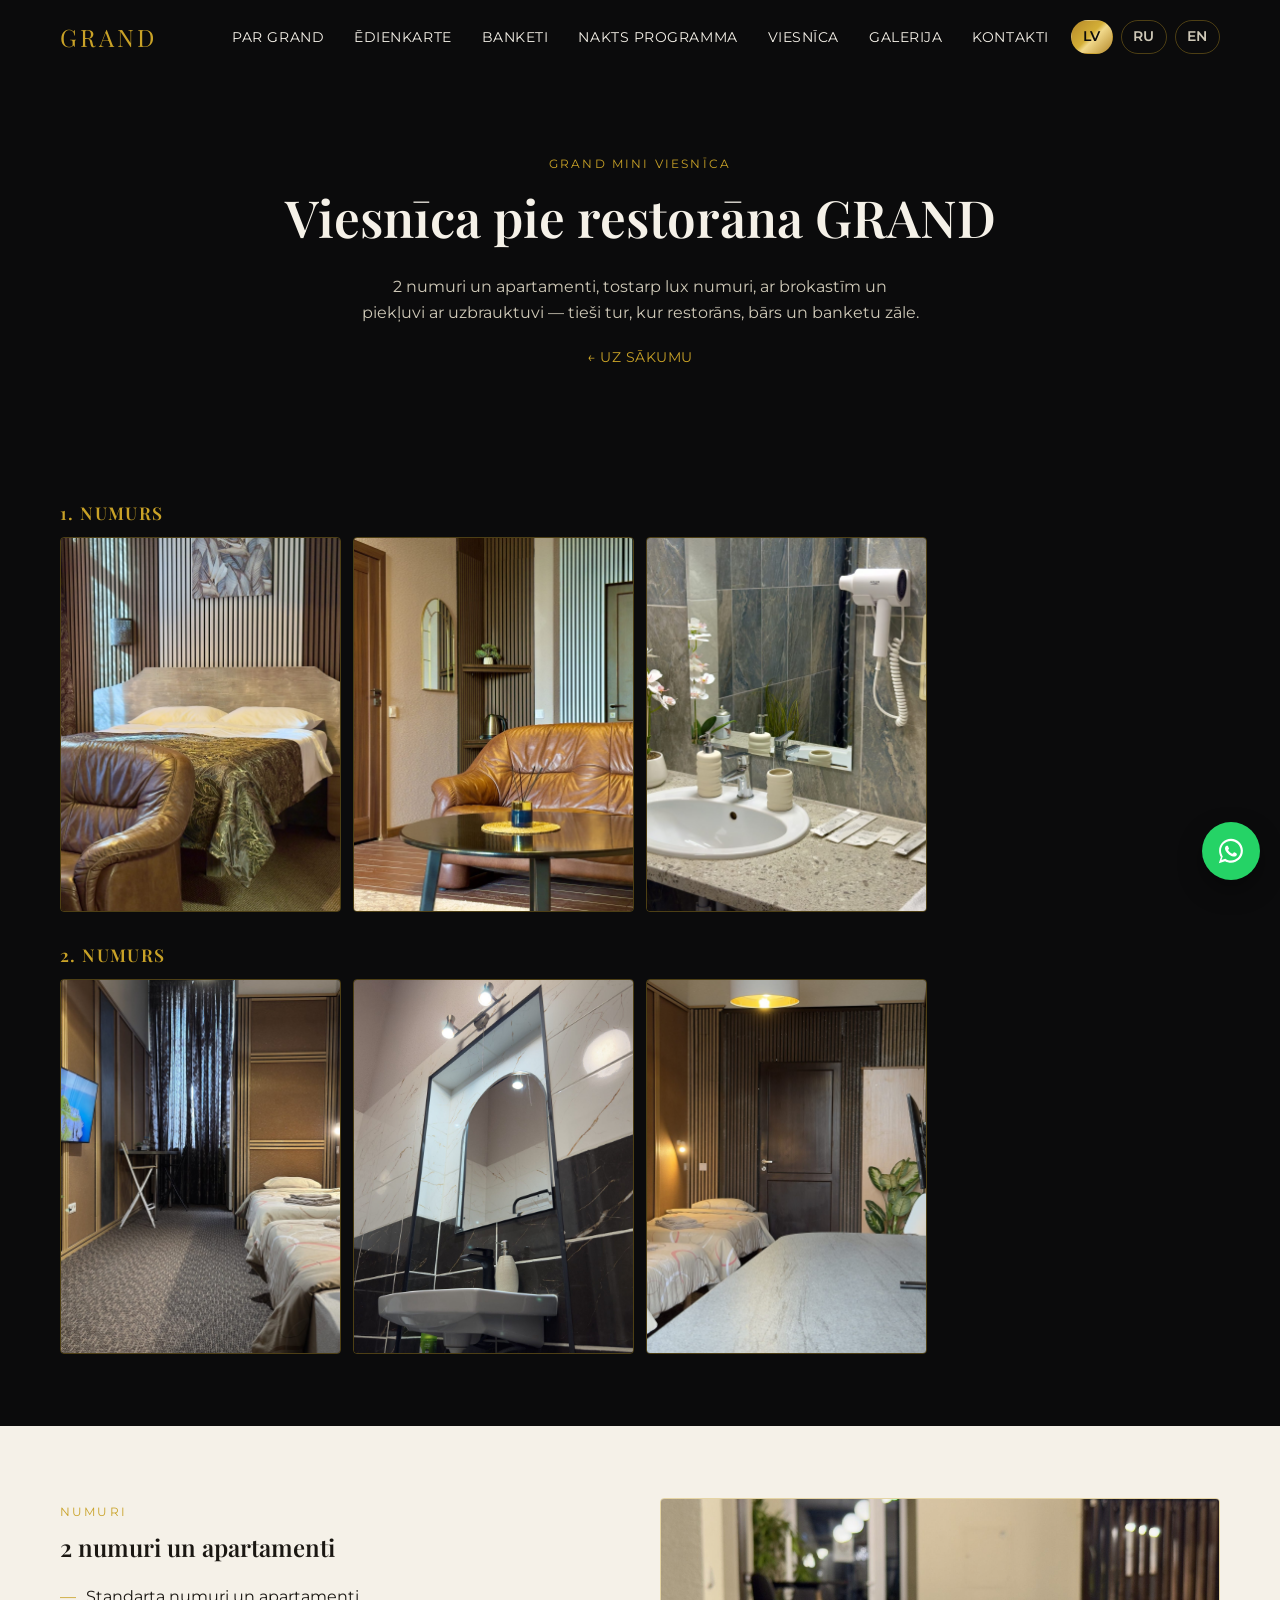
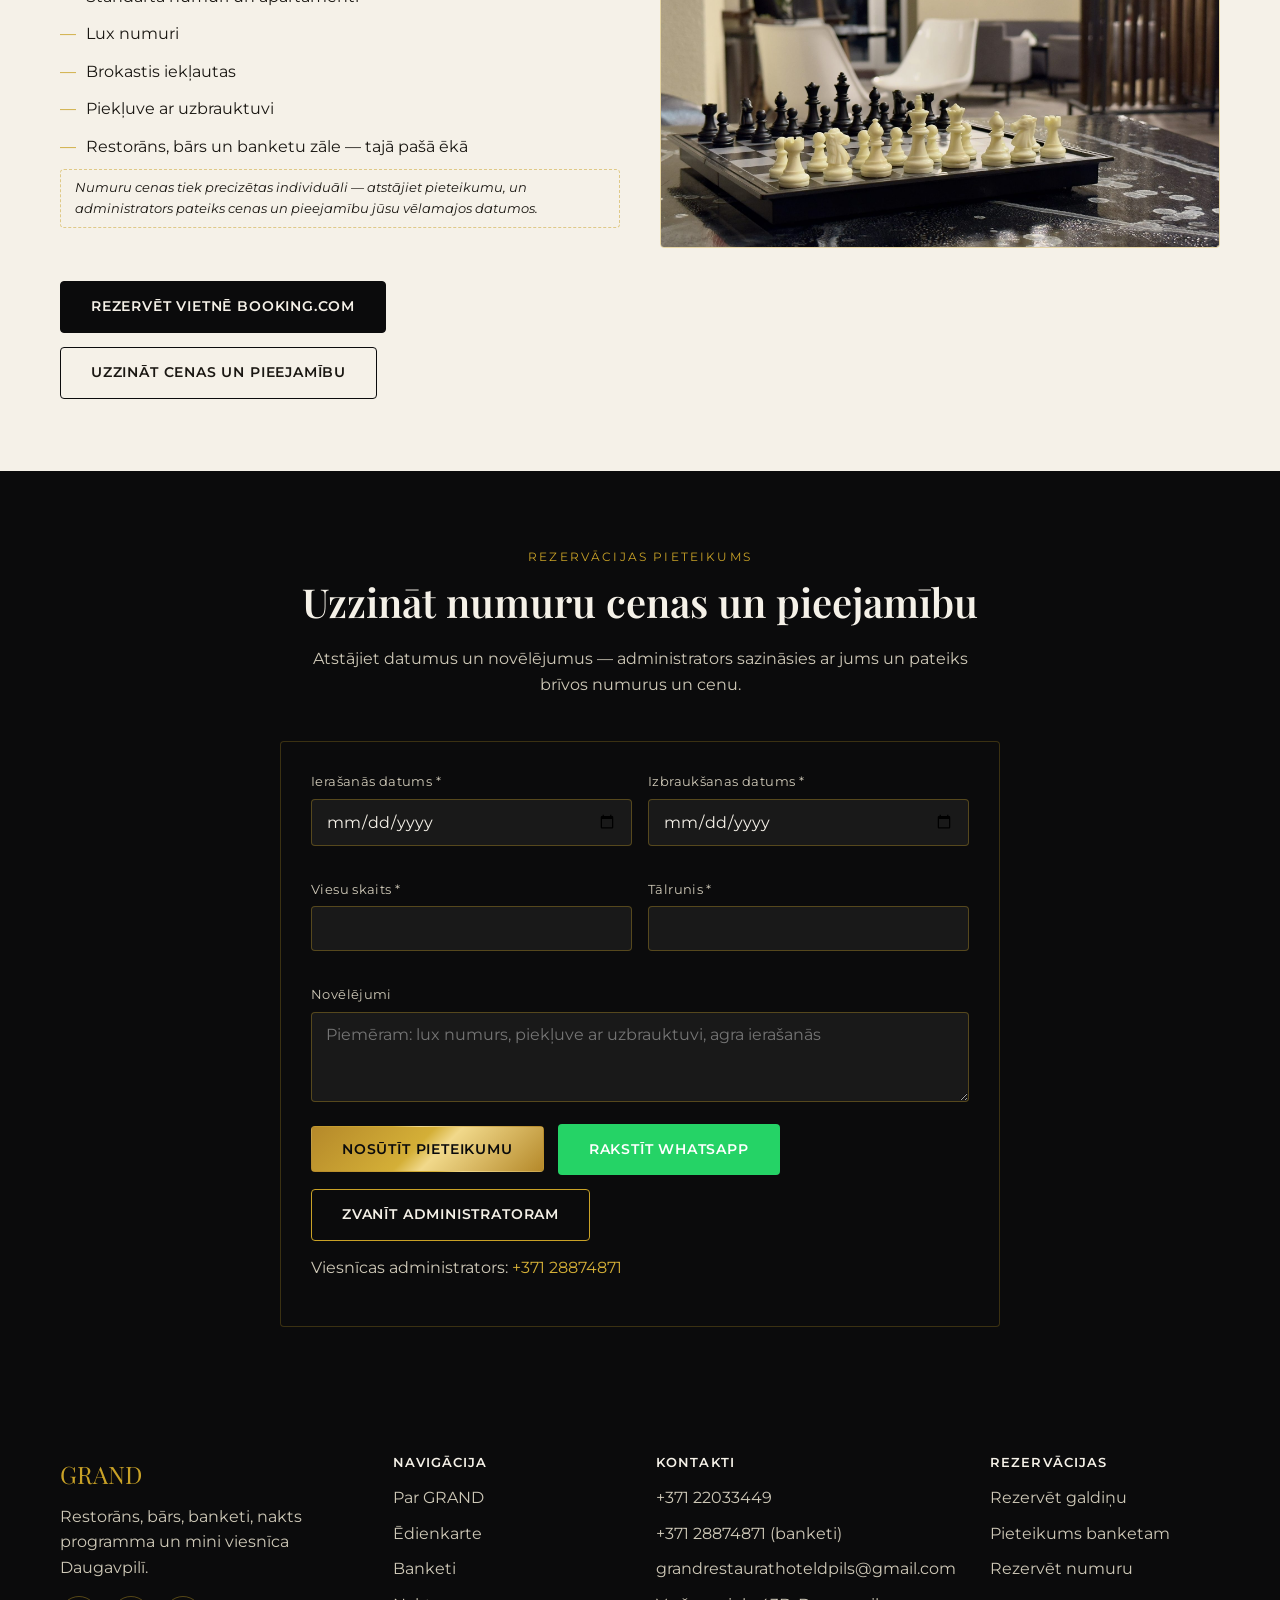
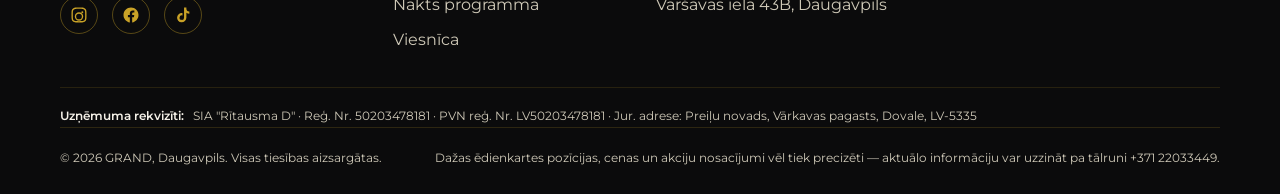
<file: hotel.html>
<!DOCTYPE html>
<html lang="lv">
<head>
<meta charset="UTF-8">
<meta name="viewport" content="width=device-width, initial-scale=1.0">
<title>Viesnīca — GRAND, mini viesnīca Daugavpilī</title>
<meta name="description" content="GRAND mini viesnīca Daugavpilī: 2 numuri un apartamenti, tostarp lux, brokastis, piekļuve ar uzbrauktuvi. Rezervācija caur Booking.com vai pieteikumu mājaslapā.">
<link rel="canonical" href="https://grand-daugavpils.lv/hotel.html">
<link rel="alternate" hreflang="lv" href="https://grand-daugavpils.lv/hotel.html">
<link rel="alternate" hreflang="ru" href="https://grand-daugavpils.lv/ru/hotel.html">
<link rel="alternate" hreflang="en" href="https://grand-daugavpils.lv/en/hotel.html">
<link rel="alternate" hreflang="x-default" href="https://grand-daugavpils.lv/hotel.html">

<meta property="og:type" content="website">
<meta property="og:title" content="Viesnīca — GRAND, mini viesnīca Daugavpilī">
<meta property="og:description" content="2 numuri un apartamenti pie GRAND restorāna Daugavpilī — ar brokastīm un piekļuvi ar uzbrauktuvi.">
<meta property="og:image" content="/images/og-cover.jpg">
<meta property="og:locale" content="lv_LV">
<meta property="og:url" content="https://grand-daugavpils.lv/hotel.html">

<link rel="icon" type="image/svg+xml" href="/favicon.svg">
<link rel="preconnect" href="https://fonts.googleapis.com">
<link rel="preconnect" href="https://fonts.gstatic.com" crossorigin>
<link href="https://fonts.googleapis.com/css2?family=Playfair+Display:wght@500;600;700&family=Montserrat:wght@400;500;600;700&display=swap" rel="stylesheet">
<link rel="stylesheet" href="/css/style.css">
</head>
<body>

<header class="site-header">
  <div class="container">
    <a href="/" class="brand">GRAND</a>
    <button class="nav-toggle" aria-label="Atvērt izvēlni" aria-expanded="false">
      <span></span><span></span><span></span>
    </button>
    <nav class="main-nav" id="main-nav">
      <ul>
        <li><a href="/#about">Par GRAND</a></li>
        <li><a href="/menu.html">Ēdienkarte</a></li>
        <li><a href="/#banquets">Banketi</a></li>
        <li><a href="/#night">Nakts programma</a></li>
        <li><a href="/hotel.html">Viesnīca</a></li>
        <li><a href="/#gallery">Galerija</a></li>
        <li><a href="/#contacts">Kontakti</a></li>
      </ul>
      <a href="tel:+37122033449" class="nav-phone">+371 22033449</a>
      <div class="lang-switch">
        <a href="/hotel.html" class="is-active">LV</a>
        <a href="/ru/hotel.html">RU</a>
        <a href="/en/hotel.html">EN</a>
      </div>
    </nav>
  </div>
</header>

<main>

  <section class="page-hero">
    <div class="container">
      <span class="section-eyebrow">GRAND mini viesnīca</span>
      <h1>Viesnīca pie restorāna GRAND</h1>
      <p>2 numuri un apartamenti, tostarp lux numuri, ar brokastīm un piekļuvi ar uzbrauktuvi — tieši tur, kur restorāns, bārs un banketu zāle.</p>
      <a href="/" class="breadcrumb-back">← Uz sākumu</a>
    </div>
  </section>

  <section class="section section-dark">
    <div class="container">
      <div class="gallery-group reveal">
        <h3 class="gallery-group-title">1. numurs</h3>
        <div class="gallery-grid">
          <div class="ph ph-tall ph-photo"><img src="/images/hotel-room-1-1.jpg" alt="GRAND viesnīcas 1. numurs — dīvāns un gulta" loading="lazy"></div>
          <div class="ph ph-tall ph-photo"><img src="/images/hotel-room-1-2.jpg" alt="GRAND viesnīcas 1. numurs — uzgaidāmā zona" loading="lazy"></div>
          <div class="ph ph-tall ph-photo"><img src="/images/hotel-room-1-3.jpg" alt="GRAND viesnīcas 1. numurs — vannasistaba" loading="lazy"></div>
        </div>
      </div>
      <div class="gallery-group reveal">
        <h3 class="gallery-group-title">2. numurs</h3>
        <div class="gallery-grid">
          <div class="ph ph-tall ph-photo"><img src="/images/hotel-room-2-1.jpg" alt="GRAND viesnīcas 2. numurs — gultas un skats uz istabu" loading="lazy"></div>
          <div class="ph ph-tall ph-photo"><img src="/images/hotel-room-2-2.jpg" alt="GRAND viesnīcas 2. numurs — vannasistaba" loading="lazy"></div>
          <div class="ph ph-tall ph-photo"><img src="/images/hotel-room-2-3.jpg" alt="GRAND viesnīcas 2. numurs — istaba ar televizoru" loading="lazy"></div>
        </div>
      </div>
    </div>
  </section>

  <section class="section section-light">
    <div class="container">
      <div class="two-col reveal">
        <div>
          <span class="section-eyebrow">Numuri</span>
          <h2>2 numuri un apartamenti</h2>
          <ul class="feature-list">
            <li>Standarta numuri un apartamenti</li>
            <li>Lux numuri</li>
            <li>Brokastis iekļautas</li>
            <li>Piekļuve ar uzbrauktuvi</li>
            <li>Restorāns, bārs un banketu zāle — tajā pašā ēkā</li>
          </ul>
          <p class="tag-note">Numuru cenas tiek precizētas individuāli — atstājiet pieteikumu, un administrators pateiks cenas un pieejamību jūsu vēlamajos datumos.</p>
          <div class="btn-row mt-lg">
            <a href="https://www.booking.com/hotel/lv/grand-restaurant-amp.en-gb.html" target="_blank" rel="noopener" class="btn btn-dark">Rezervēt vietnē Booking.com</a>
            <a href="#hotel-form" class="btn btn-outline" style="border-color:var(--color-black);">Uzzināt cenas un pieejamību</a>
          </div>
        </div>
        <div class="ph ph-wide ph-photo"><img src="/images/hotel-lobby.jpg" alt="GRAND viesnīcas kopīgā atpūtas zona" loading="lazy"></div>
      </div>
    </div>
  </section>

  <section class="section section-dark" id="hotel-form">
    <div class="container">
      <div class="section-head reveal">
        <span class="section-eyebrow">Rezervācijas pieteikums</span>
        <h2>Uzzināt numuru cenas un pieejamību</h2>
        <p class="muted">Atstājiet datumus un novēlējumus — administrators sazināsies ar jums un pateiks brīvos numurus un cenu.</p>
      </div>
      <div class="form-card reveal" style="max-width:720px;margin:0 auto;">
        <form data-grand-form="hotel-booking" data-whatsapp-title="Numura pieteikums GRAND viesnīcā" novalidate>
          <div class="form-grid cols-2">
            <div class="form-group">
              <label for="hotel-checkin">Ierašanās datums *</label>
              <input type="date" id="hotel-checkin" name="checkin" required data-error-message="Norādiet ierašanās datumu">
              <span class="form-error"></span>
            </div>
            <div class="form-group">
              <label for="hotel-checkout">Izbraukšanas datums *</label>
              <input type="date" id="hotel-checkout" name="checkout" required data-error-message="Norādiet izbraukšanas datumu">
              <span class="form-error"></span>
            </div>
            <div class="form-group">
              <label for="hotel-guests">Viesu skaits *</label>
              <input type="number" id="hotel-guests" name="guests" min="1" required data-error-message="Norādiet viesu skaitu">
              <span class="form-error"></span>
            </div>
            <div class="form-group">
              <label for="hotel-phone">Tālrunis *</label>
              <input type="tel" id="hotel-phone" name="phone" required data-error-message="Norādiet tālruni">
              <span class="form-error"></span>
            </div>
          </div>
          <div class="form-group" style="margin-top:16px;">
            <label for="hotel-wishes">Novēlējumi</label>
            <textarea id="hotel-wishes" name="wishes" placeholder="Piemēram: lux numurs, piekļuve ar uzbrauktuvi, agra ierašanās"></textarea>
          </div>
          <div class="form-actions">
            <button type="submit" class="btn btn-gold">Nosūtīt pieteikumu</button>
            <a href="#" class="btn btn-whatsapp" data-whatsapp-fallback target="_blank" rel="noopener">Rakstīt WhatsApp</a>
            <a href="tel:+37128874871" class="btn btn-outline">Zvanīt administratoram</a>
          </div>
          <p class="form-status" data-form-status></p>
        </form>
        <p class="muted" style="margin-top:10px;">Viesnīcas administrators: <a class="tel" href="tel:+37128874871" style="color:var(--color-gold-light);">+371 28874871</a></p>
      </div>
    </div>
  </section>

</main>

<footer class="site-footer">
  <div class="container">
    <div class="footer-grid">
      <div>
        <div class="footer-brand">GRAND</div>
        <p>Restorāns, bārs, banketi, nakts programma un mini viesnīca Daugavpilī.</p>
        <div class="footer-social">
          <a href="https://www.instagram.com/grand_hotel_and_restaurant/" target="_blank" rel="noopener" aria-label="Instagram"><svg viewBox="0 0 24 24" fill="currentColor" aria-hidden="true"><path d="M12 2c2.717 0 3.056.01 4.122.06 1.065.05 1.79.217 2.428.465.66.254 1.216.598 1.772 1.153a4.908 4.908 0 0 1 1.153 1.772c.247.637.415 1.363.465 2.428.048 1.066.06 1.405.06 4.122 0 2.717-.01 3.056-.06 4.122-.05 1.065-.218 1.79-.465 2.428a4.883 4.883 0 0 1-1.153 1.772 4.915 4.915 0 0 1-1.772 1.153c-.637.247-1.363.415-2.428.465-1.066.048-1.405.06-4.122.06-2.717 0-3.056-.01-4.122-.06-1.065-.05-1.79-.218-2.428-.465a4.89 4.89 0 0 1-1.772-1.153 4.904 4.904 0 0 1-1.153-1.772c-.248-.637-.415-1.363-.465-2.428C2.013 15.056 2 14.717 2 12c0-2.717.01-3.056.06-4.122.05-1.066.217-1.79.465-2.428a4.88 4.88 0 0 1 1.153-1.772A4.897 4.897 0 0 1 5.45 2.525c.637-.248 1.362-.415 2.428-.465C8.944 2.013 9.283 2 12 2zm0 1.802c-2.67 0-2.987.01-4.04.059-.976.045-1.505.207-1.858.344-.466.181-.8.399-1.15.748-.35.35-.566.683-.747 1.15-.137.353-.3.882-.344 1.857-.048 1.054-.059 1.37-.059 4.04 0 2.67.01 2.987.059 4.04.045.976.207 1.505.344 1.858.181.466.399.8.748 1.15.35.35.683.566 1.15.747.353.137.882.3 1.857.344 1.054.048 1.37.059 4.04.059 2.67 0 2.987-.01 4.04-.059.976-.045 1.505-.207 1.858-.344.466-.181.8-.398 1.15-.748.35-.35.566-.683.747-1.15.137-.353.3-.882.344-1.857.048-1.054.059-1.37.059-4.04 0-2.67-.01-2.987-.059-4.04-.045-.976-.207-1.505-.344-1.858a3.09 3.09 0 0 0-.748-1.15 3.098 3.098 0 0 0-1.15-.747c-.353-.137-.882-.3-1.857-.344-1.054-.048-1.37-.059-4.04-.059zm0 4.595a5.603 5.603 0 1 1 0 11.206 5.603 5.603 0 0 1 0-11.206zm0 1.802a3.801 3.801 0 1 0 0 7.602 3.801 3.801 0 0 0 0-7.602zm5.725-1.998a1.31 1.31 0 1 1-2.618 0 1.31 1.31 0 0 1 2.618 0z"/></svg></a>
          <a href="https://www.facebook.com/people/Grand-Restaurant/61566125824500/" target="_blank" rel="noopener" aria-label="Facebook"><svg viewBox="0 0 24 24" fill="currentColor" aria-hidden="true"><path d="M22 12.06C22 6.505 17.523 2 12 2S2 6.505 2 12.06c0 5.02 3.657 9.184 8.438 9.94v-7.03H7.898v-2.91h2.54V9.845c0-2.507 1.492-3.89 3.777-3.89 1.094 0 2.238.195 2.238.195v2.46h-1.26c-1.243 0-1.63.771-1.63 1.562v1.875h2.773l-.443 2.91h-2.33V22c4.78-.756 8.437-4.92 8.437-9.94z"/></svg></a>
          <a href="https://www.tiktok.com/@grand_restaurant__" target="_blank" rel="noopener" aria-label="TikTok"><svg viewBox="0 0 24 24" fill="currentColor" aria-hidden="true"><path d="M16.5 2h-3.1v13.5a3 3 0 1 1-2.1-2.86v-3.2a6.2 6.2 0 1 0 5.2 6.12V9.1a6.9 6.9 0 0 0 4 1.28V7.3a3.9 3.9 0 0 1-4-3.9V2z"/></svg></a>
        </div>
      </div>
      <div class="footer-col">
        <h4>Navigācija</h4>
        <ul>
          <li><a href="/#about">Par GRAND</a></li>
          <li><a href="/menu.html">Ēdienkarte</a></li>
          <li><a href="/#banquets">Banketi</a></li>
          <li><a href="/#night">Nakts programma</a></li>
          <li><a href="/hotel.html">Viesnīca</a></li>
        </ul>
      </div>
      <div class="footer-col">
        <h4>Kontakti</h4>
        <ul>
          <li><a href="tel:+37122033449">+371 22033449</a></li>
          <li><a href="tel:+37128874871">+371 28874871 (banketi)</a></li>
          <li><a href="mailto:grandrestaurathoteldpils@gmail.com">grandrestaurathoteldpils@gmail.com</a></li>
          <li>Varšavas iela 43B, Daugavpils</li>
        </ul>
      </div>
      <div class="footer-col">
        <h4>Rezervācijas</h4>
        <ul>
          <li><a href="/#booking">Rezervēt galdiņu</a></li>
          <li><a href="/#banquet-form">Pieteikums banketam</a></li>
          <li><a href="#hotel-form">Rezervēt numuru</a></li>
        </ul>
      </div>
    </div>
    <div class="footer-requisites">
      <span class="footer-requisites-title">Uzņēmuma rekvizīti:</span>
      SIA "Rītausma D" · Reģ. Nr. 50203478181 · PVN reģ. Nr. LV50203478181 · Jur. adrese: Preiļu novads, Vārkavas pagasts, Dovale, LV-5335
    </div>
    <div class="footer-legal">
      <span>© <span id="year"></span> GRAND, Daugavpils. Visas tiesības aizsargātas.</span>
      <span>Dažas ēdienkartes pozīcijas, cenas un akciju nosacījumi vēl tiek precizēti — aktuālo informāciju var uzzināt pa tālruni +371 22033449.</span>
    </div>
  </div>
</footer>

<div id="chat-widget-placeholder"></div>

<a class="whatsapp-float" href="https://wa.me/37122033449?text=Sveiki!%20V%C4%93los%20uzzin%C4%81t%20par%20GRAND" target="_blank" rel="noopener" aria-label="Rakstīt WhatsApp">
  <svg viewBox="0 0 32 32"><path d="M16 3C9 3 3.3 8.7 3.3 15.7c0 2.5.7 4.8 1.9 6.8L3 29l6.7-2.1c1.9 1 4 1.6 6.3 1.6 7 0 12.7-5.7 12.7-12.7S23 3 16 3zm0 23.1c-2 0-4-.5-5.7-1.6l-.4-.2-4 1.3 1.3-3.9-.3-.4a10.4 10.4 0 01-1.6-5.6c0-5.8 4.7-10.4 10.4-10.4S26.4 9.9 26.4 15.7 21.7 26.1 16 26.1zm5.7-7.8c-.3-.2-1.8-.9-2.1-1s-.5-.2-.7.2-.8 1-1 1.2-.4.2-.7.1a8.5 8.5 0 01-2.5-1.5 9.3 9.3 0 01-1.7-2.1c-.2-.3 0-.5.1-.6l.4-.5.3-.4a.6.6 0 000-.6c-.1-.2-.7-1.7-1-2.3s-.5-.5-.7-.5h-.6a1.2 1.2 0 00-.8.4 3.6 3.6 0 00-1.1 2.6c0 1.6 1.1 3.1 1.3 3.3.2.3 2.2 3.4 5.4 4.6.7.3 1.3.5 1.8.6.7.2 1.4.2 1.9.1.6-.1 1.8-.7 2-1.4.3-.7.3-1.3.2-1.4 0-.1-.3-.2-.6-.4z"/></svg>
</a>

<script src="/js/main.js"></script>
<script>
  document.getElementById("year").textContent = new Date().getFullYear();
  // Izbraukšanas datums nevar būt agrāks par ierašanās datumu
  var checkin = document.getElementById("hotel-checkin");
  var checkout = document.getElementById("hotel-checkout");
  if (checkin && checkout) {
    checkin.addEventListener("change", function () {
      checkout.setAttribute("min", checkin.value);
    });
  }
</script>
</body>
</html>
</file>
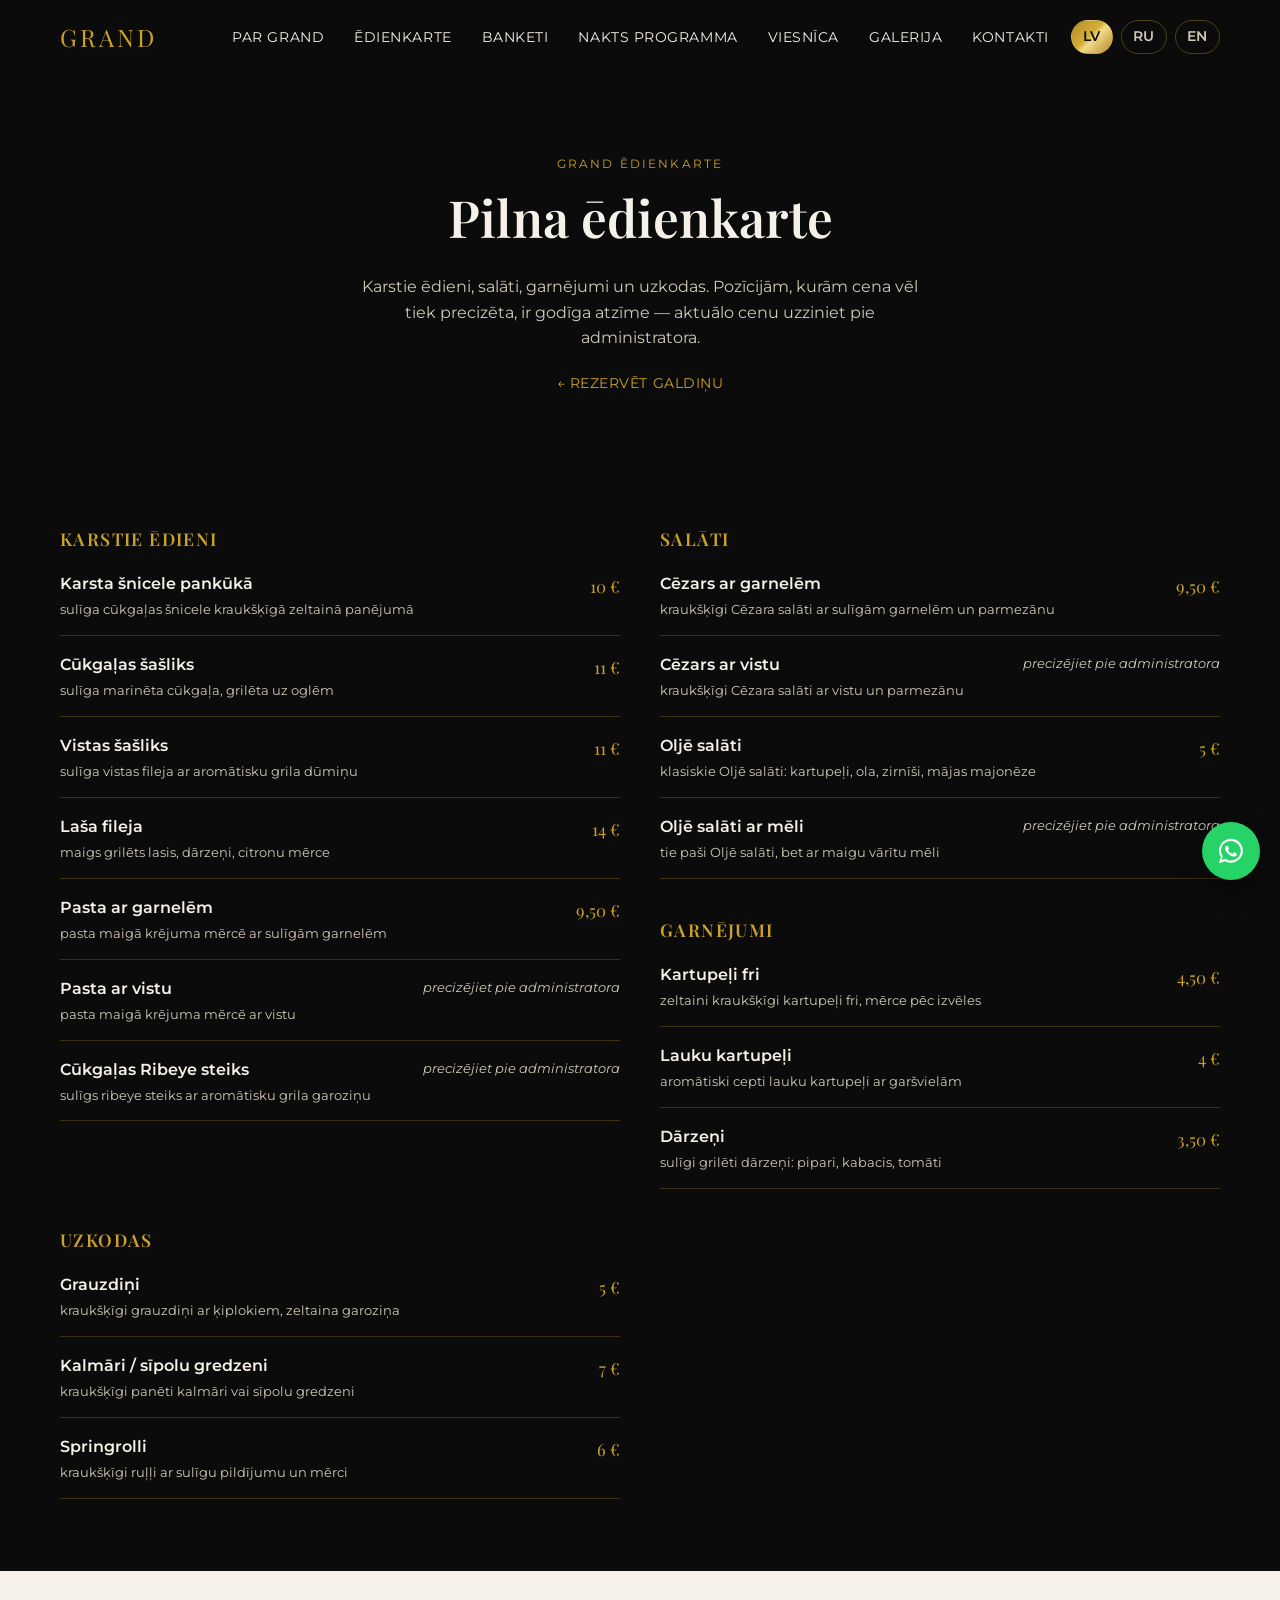
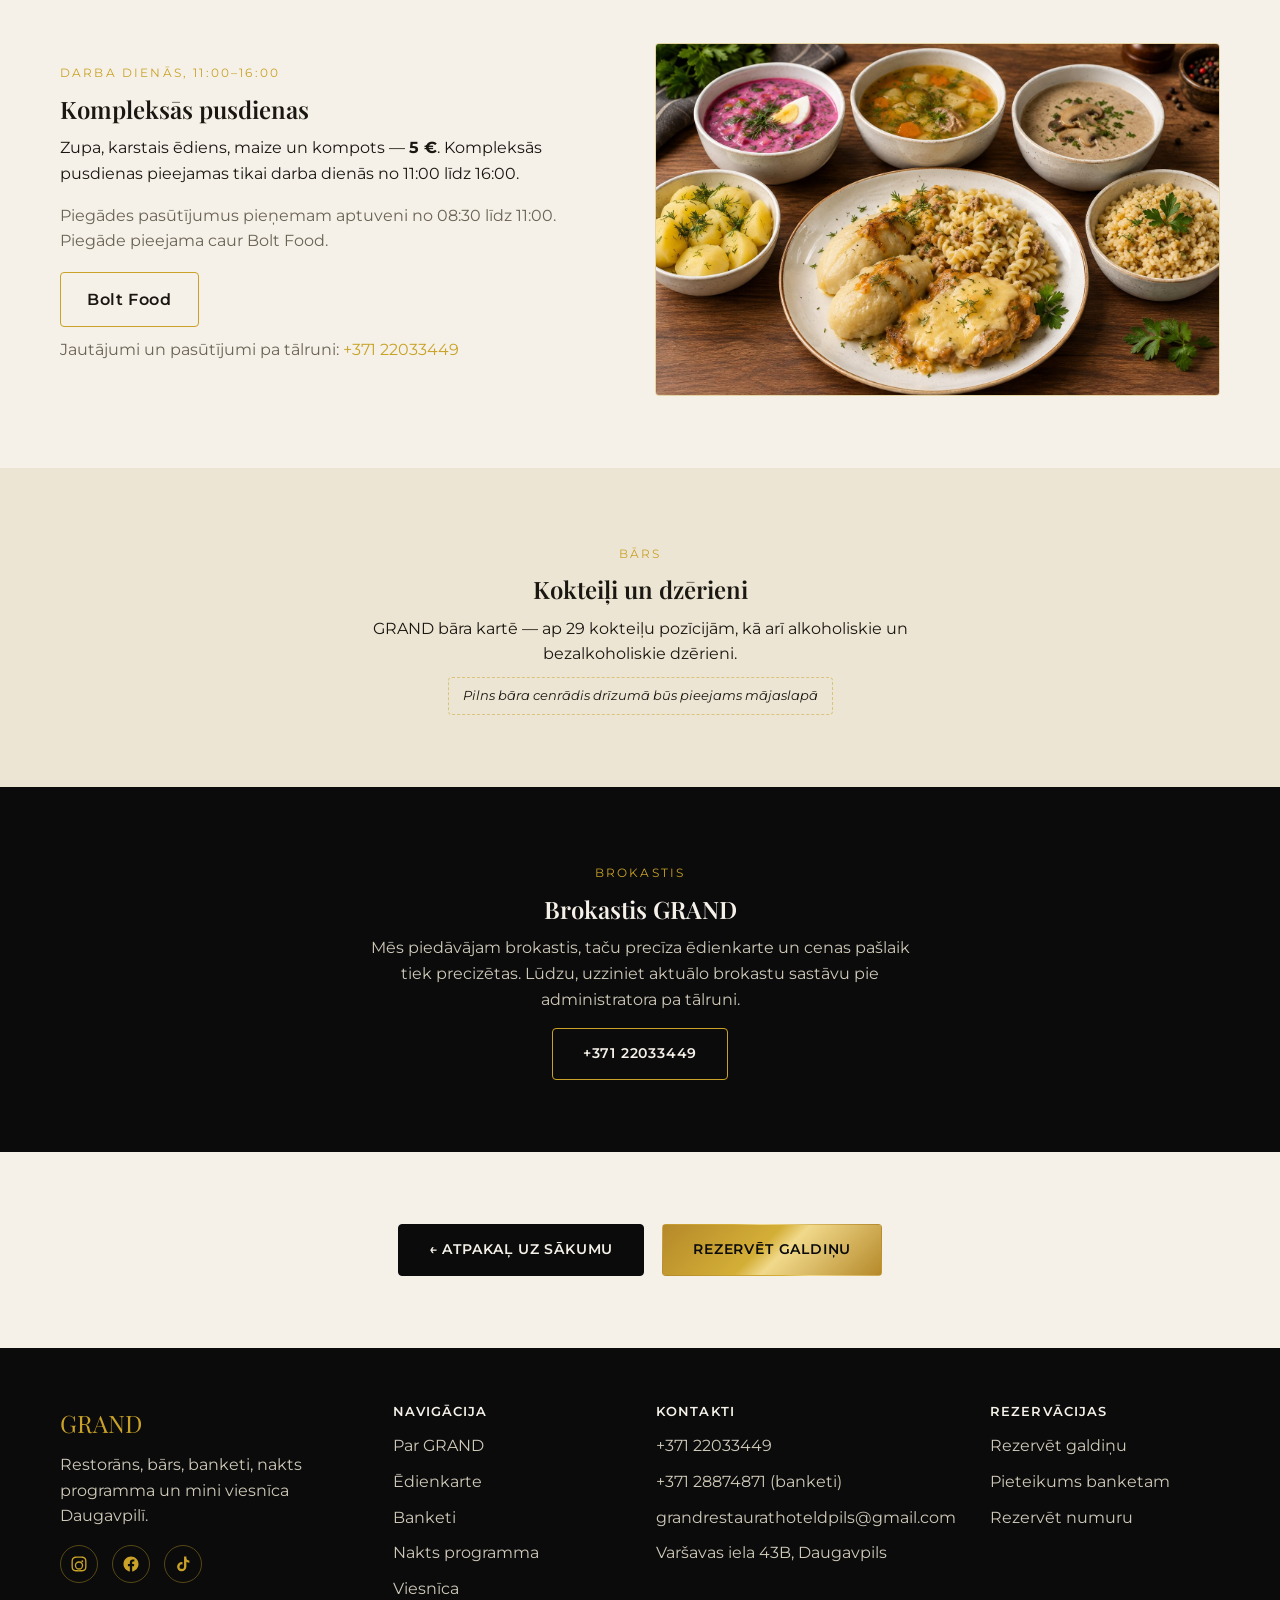
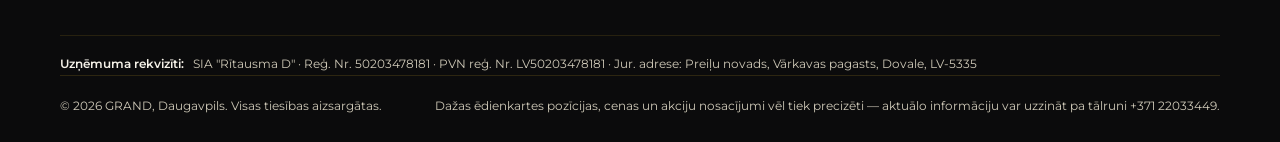
<file: menu.html>
<!DOCTYPE html>
<html lang="lv">
<head>
<meta charset="UTF-8">
<meta name="viewport" content="width=device-width, initial-scale=1.0">
<title>Ēdienkarte — GRAND, restorāns Daugavpilī</title>
<meta name="description" content="Pilna GRAND restorāna ēdienkarte Daugavpilī: karstie ēdieni, salāti, garnējumi, uzkodas, kompleksās pusdienas par 5 €, bārs un brokastis. Aktuālas cenas visām pozīcijām.">
<link rel="canonical" href="https://grand-daugavpils.lv/menu.html">
<link rel="alternate" hreflang="lv" href="https://grand-daugavpils.lv/menu.html">
<link rel="alternate" hreflang="ru" href="https://grand-daugavpils.lv/ru/menu.html">
<link rel="alternate" hreflang="en" href="https://grand-daugavpils.lv/en/menu.html">
<link rel="alternate" hreflang="x-default" href="https://grand-daugavpils.lv/menu.html">

<meta property="og:type" content="website">
<meta property="og:title" content="Ēdienkarte — GRAND, restorāns Daugavpilī">
<meta property="og:description" content="Karstie ēdieni, salāti, garnējumi, uzkodas un kompleksās pusdienas GRAND restorānā Daugavpilī.">
<meta property="og:image" content="/images/og-cover.jpg">
<meta property="og:locale" content="lv_LV">
<meta property="og:url" content="https://grand-daugavpils.lv/menu.html">

<link rel="icon" type="image/svg+xml" href="/favicon.svg">
<link rel="preconnect" href="https://fonts.googleapis.com">
<link rel="preconnect" href="https://fonts.gstatic.com" crossorigin>
<link href="https://fonts.googleapis.com/css2?family=Playfair+Display:wght@500;600;700&family=Montserrat:wght@400;500;600;700&display=swap" rel="stylesheet">
<link rel="stylesheet" href="/css/style.css">
</head>
<body>

<header class="site-header">
  <div class="container">
    <a href="/" class="brand">GRAND</a>
    <button class="nav-toggle" aria-label="Atvērt izvēlni" aria-expanded="false">
      <span></span><span></span><span></span>
    </button>
    <nav class="main-nav" id="main-nav">
      <ul>
        <li><a href="/#about">Par GRAND</a></li>
        <li><a href="/menu.html">Ēdienkarte</a></li>
        <li><a href="/#banquets">Banketi</a></li>
        <li><a href="/#night">Nakts programma</a></li>
        <li><a href="/hotel.html">Viesnīca</a></li>
        <li><a href="/#gallery">Galerija</a></li>
        <li><a href="/#contacts">Kontakti</a></li>
      </ul>
      <a href="tel:+37122033449" class="nav-phone">+371 22033449</a>
      <div class="lang-switch">
        <a href="/menu.html" class="is-active">LV</a>
        <a href="/ru/menu.html">RU</a>
        <a href="/en/menu.html">EN</a>
      </div>
    </nav>
  </div>
</header>

<main>

  <section class="page-hero">
    <div class="container">
      <span class="section-eyebrow">GRAND ēdienkarte</span>
      <h1>Pilna ēdienkarte</h1>
      <p>Karstie ēdieni, salāti, garnējumi un uzkodas. Pozīcijām, kurām cena vēl tiek precizēta, ir godīga atzīme — aktuālo cenu uzziniet pie administratora.</p>
      <a href="/#booking" class="breadcrumb-back">← Rezervēt galdiņu</a>
    </div>
  </section>

  <!-- KARSTIE ĒDIENI -->
  <section class="section section-dark">
    <div class="container">
      <div class="two-col reveal">
        <div>
          <h2 class="menu-group-title">Karstie ēdieni</h2>
          <div class="menu-list">
            <div class="menu-row"><span class="name-block"><span class="name">Karsta šnicele pankūkā</span><span class="dish-description">sulīga cūkgaļas šnicele kraukšķīgā zeltainā panējumā</span></span><span class="price">10 €</span></div>
            <div class="menu-row"><span class="name-block"><span class="name">Cūkgaļas šašliks</span><span class="dish-description">sulīga marinēta cūkgaļa, grilēta uz oglēm</span></span><span class="price">11 €</span></div>
            <div class="menu-row"><span class="name-block"><span class="name">Vistas šašliks</span><span class="dish-description">sulīga vistas fileja ar aromātisku grila dūmiņu</span></span><span class="price">11 €</span></div>
            <div class="menu-row"><span class="name-block"><span class="name">Laša fileja</span><span class="dish-description">maigs grilēts lasis, dārzeņi, citronu mērce</span></span><span class="price">14 €</span></div>
            <div class="menu-row"><span class="name-block"><span class="name">Pasta ar garnelēm</span><span class="dish-description">pasta maigā krējuma mērcē ar sulīgām garnelēm</span></span><span class="price">9,50 €</span></div>
            <div class="menu-row"><span class="name-block"><span class="name">Pasta ar vistu</span><span class="dish-description">pasta maigā krējuma mērcē ar vistu</span></span><span class="price tbd">precizējiet pie administratora</span></div>
            <div class="menu-row"><span class="name-block"><span class="name">Cūkgaļas Ribeye steiks</span><span class="dish-description">sulīgs ribeye steiks ar aromātisku grila garoziņu</span></span><span class="price tbd">precizējiet pie administratora</span></div>
          </div>
        </div>
        <div>
          <h2 class="menu-group-title">Salāti</h2>
          <div class="menu-list">
            <div class="menu-row"><span class="name-block"><span class="name">Cēzars ar garnelēm</span><span class="dish-description">kraukšķīgi Cēzara salāti ar sulīgām garnelēm un parmezānu</span></span><span class="price">9,50 €</span></div>
            <div class="menu-row"><span class="name-block"><span class="name">Cēzars ar vistu</span><span class="dish-description">kraukšķīgi Cēzara salāti ar vistu un parmezānu</span></span><span class="price tbd">precizējiet pie administratora</span></div>
            <div class="menu-row"><span class="name-block"><span class="name">Oljē salāti</span><span class="dish-description">klasiskie Oljē salāti: kartupeļi, ola, zirnīši, mājas majonēze</span></span><span class="price">5 €</span></div>
            <div class="menu-row"><span class="name-block"><span class="name">Oljē salāti ar mēli</span><span class="dish-description">tie paši Oljē salāti, bet ar maigu vārītu mēli</span></span><span class="price tbd">precizējiet pie administratora</span></div>
          </div>

          <h2 class="menu-group-title mt-lg">Garnējumi</h2>
          <div class="menu-list">
            <div class="menu-row"><span class="name-block"><span class="name">Kartupeļi fri</span><span class="dish-description">zeltaini kraukšķīgi kartupeļi fri, mērce pēc izvēles</span></span><span class="price">4,50 €</span></div>
            <div class="menu-row"><span class="name-block"><span class="name">Lauku kartupeļi</span><span class="dish-description">aromātiski cepti lauku kartupeļi ar garšvielām</span></span><span class="price">4 €</span></div>
            <div class="menu-row"><span class="name-block"><span class="name">Dārzeņi</span><span class="dish-description">sulīgi grilēti dārzeņi: pipari, kabacis, tomāti</span></span><span class="price">3,50 €</span></div>
          </div>
        </div>
      </div>

      <div class="reveal mt-lg" style="max-width:560px;">
        <h2 class="menu-group-title">Uzkodas</h2>
        <div class="menu-list">
          <div class="menu-row"><span class="name-block"><span class="name">Grauzdiņi</span><span class="dish-description">kraukšķīgi grauzdiņi ar ķiplokiem, zeltaina garoziņa</span></span><span class="price">5 €</span></div>
          <div class="menu-row"><span class="name-block"><span class="name">Kalmāri / sīpolu gredzeni</span><span class="dish-description">kraukšķīgi panēti kalmāri vai sīpolu gredzeni</span></span><span class="price">7 €</span></div>
          <div class="menu-row"><span class="name-block"><span class="name">Springrolli</span><span class="dish-description">kraukšķīgi ruļļi ar sulīgu pildījumu un mērci</span></span><span class="price">6 €</span></div>
        </div>
      </div>
    </div>
  </section>

  <!-- KOMPLEKSĀS PUSDIENAS -->
  <section class="section section-light">
    <div class="container">
      <div class="info-strip reveal">
        <div>
          <span class="section-eyebrow">Darba dienās, 11:00–16:00</span>
          <h2>Kompleksās pusdienas</h2>
          <p>Zupa, karstais ēdiens, maize un kompots — <strong>5 €</strong>. Kompleksās pusdienas pieejamas tikai darba dienās no 11:00 līdz 16:00.</p>
          <p class="muted">Piegādes pasūtījumus pieņemam aptuveni no 08:30 līdz 11:00. Piegāde pieejama caur Bolt Food.</p>
          <div class="delivery-buttons">
            <a href="https://food.bolt.eu/en/278-daugavpils/p/195568-restorans-grand/" target="_blank" rel="noopener">Bolt Food</a>
          </div>
          <p class="muted" style="margin-top:10px;">Jautājumi un pasūtījumi pa tālruni: <a class="tel" href="tel:+37122033449" style="color:var(--color-gold);">+371 22033449</a></p>
        </div>
        <div class="ph ph-wide ph-photo"><img src="/images/lunch-set.jpg" alt="GRAND komplekso pusdienu piedāvājums" loading="lazy"></div>
      </div>
    </div>
  </section>

  <!-- BĀRS -->
  <section class="section section-alt">
    <div class="container text-center reveal">
      <span class="section-eyebrow">Bārs</span>
      <h2>Kokteiļi un dzērieni</h2>
      <p class="muted" style="max-width:560px;margin:0 auto;">GRAND bāra kartē — ap 29 kokteiļu pozīcijām, kā arī alkoholiskie un bezalkoholiskie dzērieni.</p>
      <span class="tag-note">Pilns bāra cenrādis drīzumā būs pieejams mājaslapā</span>
    </div>
  </section>

  <!-- BROKASTIS -->
  <section class="section section-dark">
    <div class="container text-center reveal">
      <span class="section-eyebrow">Brokastis</span>
      <h2>Brokastis GRAND</h2>
      <p class="muted" style="max-width:560px;margin:0 auto;">Mēs piedāvājam brokastis, taču precīza ēdienkarte un cenas pašlaik tiek precizētas. Lūdzu, uzziniet aktuālo brokastu sastāvu pie administratora pa tālruni.</p>
      <a href="tel:+37122033449" class="btn btn-outline" style="margin-top:16px;">+371 22033449</a>
    </div>
  </section>

  <section class="section section-light text-center">
    <div class="container reveal">
      <a href="/" class="btn btn-dark">← Atpakaļ uz sākumu</a>
      <a href="/#booking" class="btn btn-gold" style="margin-left:14px;">Rezervēt galdiņu</a>
    </div>
  </section>

</main>

<footer class="site-footer">
  <div class="container">
    <div class="footer-grid">
      <div>
        <div class="footer-brand">GRAND</div>
        <p>Restorāns, bārs, banketi, nakts programma un mini viesnīca Daugavpilī.</p>
        <div class="footer-social">
          <a href="https://www.instagram.com/grand_hotel_and_restaurant/" target="_blank" rel="noopener" aria-label="Instagram"><svg viewBox="0 0 24 24" fill="currentColor" aria-hidden="true"><path d="M12 2c2.717 0 3.056.01 4.122.06 1.065.05 1.79.217 2.428.465.66.254 1.216.598 1.772 1.153a4.908 4.908 0 0 1 1.153 1.772c.247.637.415 1.363.465 2.428.048 1.066.06 1.405.06 4.122 0 2.717-.01 3.056-.06 4.122-.05 1.065-.218 1.79-.465 2.428a4.883 4.883 0 0 1-1.153 1.772 4.915 4.915 0 0 1-1.772 1.153c-.637.247-1.363.415-2.428.465-1.066.048-1.405.06-4.122.06-2.717 0-3.056-.01-4.122-.06-1.065-.05-1.79-.218-2.428-.465a4.89 4.89 0 0 1-1.772-1.153 4.904 4.904 0 0 1-1.153-1.772c-.248-.637-.415-1.363-.465-2.428C2.013 15.056 2 14.717 2 12c0-2.717.01-3.056.06-4.122.05-1.066.217-1.79.465-2.428a4.88 4.88 0 0 1 1.153-1.772A4.897 4.897 0 0 1 5.45 2.525c.637-.248 1.362-.415 2.428-.465C8.944 2.013 9.283 2 12 2zm0 1.802c-2.67 0-2.987.01-4.04.059-.976.045-1.505.207-1.858.344-.466.181-.8.399-1.15.748-.35.35-.566.683-.747 1.15-.137.353-.3.882-.344 1.857-.048 1.054-.059 1.37-.059 4.04 0 2.67.01 2.987.059 4.04.045.976.207 1.505.344 1.858.181.466.399.8.748 1.15.35.35.683.566 1.15.747.353.137.882.3 1.857.344 1.054.048 1.37.059 4.04.059 2.67 0 2.987-.01 4.04-.059.976-.045 1.505-.207 1.858-.344.466-.181.8-.398 1.15-.748.35-.35.566-.683.747-1.15.137-.353.3-.882.344-1.857.048-1.054.059-1.37.059-4.04 0-2.67-.01-2.987-.059-4.04-.045-.976-.207-1.505-.344-1.858a3.09 3.09 0 0 0-.748-1.15 3.098 3.098 0 0 0-1.15-.747c-.353-.137-.882-.3-1.857-.344-1.054-.048-1.37-.059-4.04-.059zm0 4.595a5.603 5.603 0 1 1 0 11.206 5.603 5.603 0 0 1 0-11.206zm0 1.802a3.801 3.801 0 1 0 0 7.602 3.801 3.801 0 0 0 0-7.602zm5.725-1.998a1.31 1.31 0 1 1-2.618 0 1.31 1.31 0 0 1 2.618 0z"/></svg></a>
          <a href="https://www.facebook.com/people/Grand-Restaurant/61566125824500/" target="_blank" rel="noopener" aria-label="Facebook"><svg viewBox="0 0 24 24" fill="currentColor" aria-hidden="true"><path d="M22 12.06C22 6.505 17.523 2 12 2S2 6.505 2 12.06c0 5.02 3.657 9.184 8.438 9.94v-7.03H7.898v-2.91h2.54V9.845c0-2.507 1.492-3.89 3.777-3.89 1.094 0 2.238.195 2.238.195v2.46h-1.26c-1.243 0-1.63.771-1.63 1.562v1.875h2.773l-.443 2.91h-2.33V22c4.78-.756 8.437-4.92 8.437-9.94z"/></svg></a>
          <a href="https://www.tiktok.com/@grand_restaurant__" target="_blank" rel="noopener" aria-label="TikTok"><svg viewBox="0 0 24 24" fill="currentColor" aria-hidden="true"><path d="M16.5 2h-3.1v13.5a3 3 0 1 1-2.1-2.86v-3.2a6.2 6.2 0 1 0 5.2 6.12V9.1a6.9 6.9 0 0 0 4 1.28V7.3a3.9 3.9 0 0 1-4-3.9V2z"/></svg></a>
        </div>
      </div>
      <div class="footer-col">
        <h4>Navigācija</h4>
        <ul>
          <li><a href="/#about">Par GRAND</a></li>
          <li><a href="/menu.html">Ēdienkarte</a></li>
          <li><a href="/#banquets">Banketi</a></li>
          <li><a href="/#night">Nakts programma</a></li>
          <li><a href="/hotel.html">Viesnīca</a></li>
        </ul>
      </div>
      <div class="footer-col">
        <h4>Kontakti</h4>
        <ul>
          <li><a href="tel:+37122033449">+371 22033449</a></li>
          <li><a href="tel:+37128874871">+371 28874871 (banketi)</a></li>
          <li><a href="mailto:grandrestaurathoteldpils@gmail.com">grandrestaurathoteldpils@gmail.com</a></li>
          <li>Varšavas iela 43B, Daugavpils</li>
        </ul>
      </div>
      <div class="footer-col">
        <h4>Rezervācijas</h4>
        <ul>
          <li><a href="/#booking">Rezervēt galdiņu</a></li>
          <li><a href="/#banquet-form">Pieteikums banketam</a></li>
          <li><a href="/hotel.html">Rezervēt numuru</a></li>
        </ul>
      </div>
    </div>
    <div class="footer-requisites">
      <span class="footer-requisites-title">Uzņēmuma rekvizīti:</span>
      SIA "Rītausma D" · Reģ. Nr. 50203478181 · PVN reģ. Nr. LV50203478181 · Jur. adrese: Preiļu novads, Vārkavas pagasts, Dovale, LV-5335
    </div>
    <div class="footer-legal">
      <span>© <span id="year"></span> GRAND, Daugavpils. Visas tiesības aizsargātas.</span>
      <span>Dažas ēdienkartes pozīcijas, cenas un akciju nosacījumi vēl tiek precizēti — aktuālo informāciju var uzzināt pa tālruni +371 22033449.</span>
    </div>
  </div>
</footer>

<div id="chat-widget-placeholder"></div>

<a class="whatsapp-float" href="https://wa.me/37122033449?text=Sveiki!%20V%C4%93los%20uzzin%C4%81t%20par%20GRAND" target="_blank" rel="noopener" aria-label="Rakstīt WhatsApp">
  <svg viewBox="0 0 32 32"><path d="M16 3C9 3 3.3 8.7 3.3 15.7c0 2.5.7 4.8 1.9 6.8L3 29l6.7-2.1c1.9 1 4 1.6 6.3 1.6 7 0 12.7-5.7 12.7-12.7S23 3 16 3zm0 23.1c-2 0-4-.5-5.7-1.6l-.4-.2-4 1.3 1.3-3.9-.3-.4a10.4 10.4 0 01-1.6-5.6c0-5.8 4.7-10.4 10.4-10.4S26.4 9.9 26.4 15.7 21.7 26.1 16 26.1zm5.7-7.8c-.3-.2-1.8-.9-2.1-1s-.5-.2-.7.2-.8 1-1 1.2-.4.2-.7.1a8.5 8.5 0 01-2.5-1.5 9.3 9.3 0 01-1.7-2.1c-.2-.3 0-.5.1-.6l.4-.5.3-.4a.6.6 0 000-.6c-.1-.2-.7-1.7-1-2.3s-.5-.5-.7-.5h-.6a1.2 1.2 0 00-.8.4 3.6 3.6 0 00-1.1 2.6c0 1.6 1.1 3.1 1.3 3.3.2.3 2.2 3.4 5.4 4.6.7.3 1.3.5 1.8.6.7.2 1.4.2 1.9.1.6-.1 1.8-.7 2-1.4.3-.7.3-1.3.2-1.4 0-.1-.3-.2-.6-.4z"/></svg>
</a>

<script src="/js/main.js"></script>
<script>document.getElementById("year").textContent = new Date().getFullYear();</script>
</body>
</html>
</file>
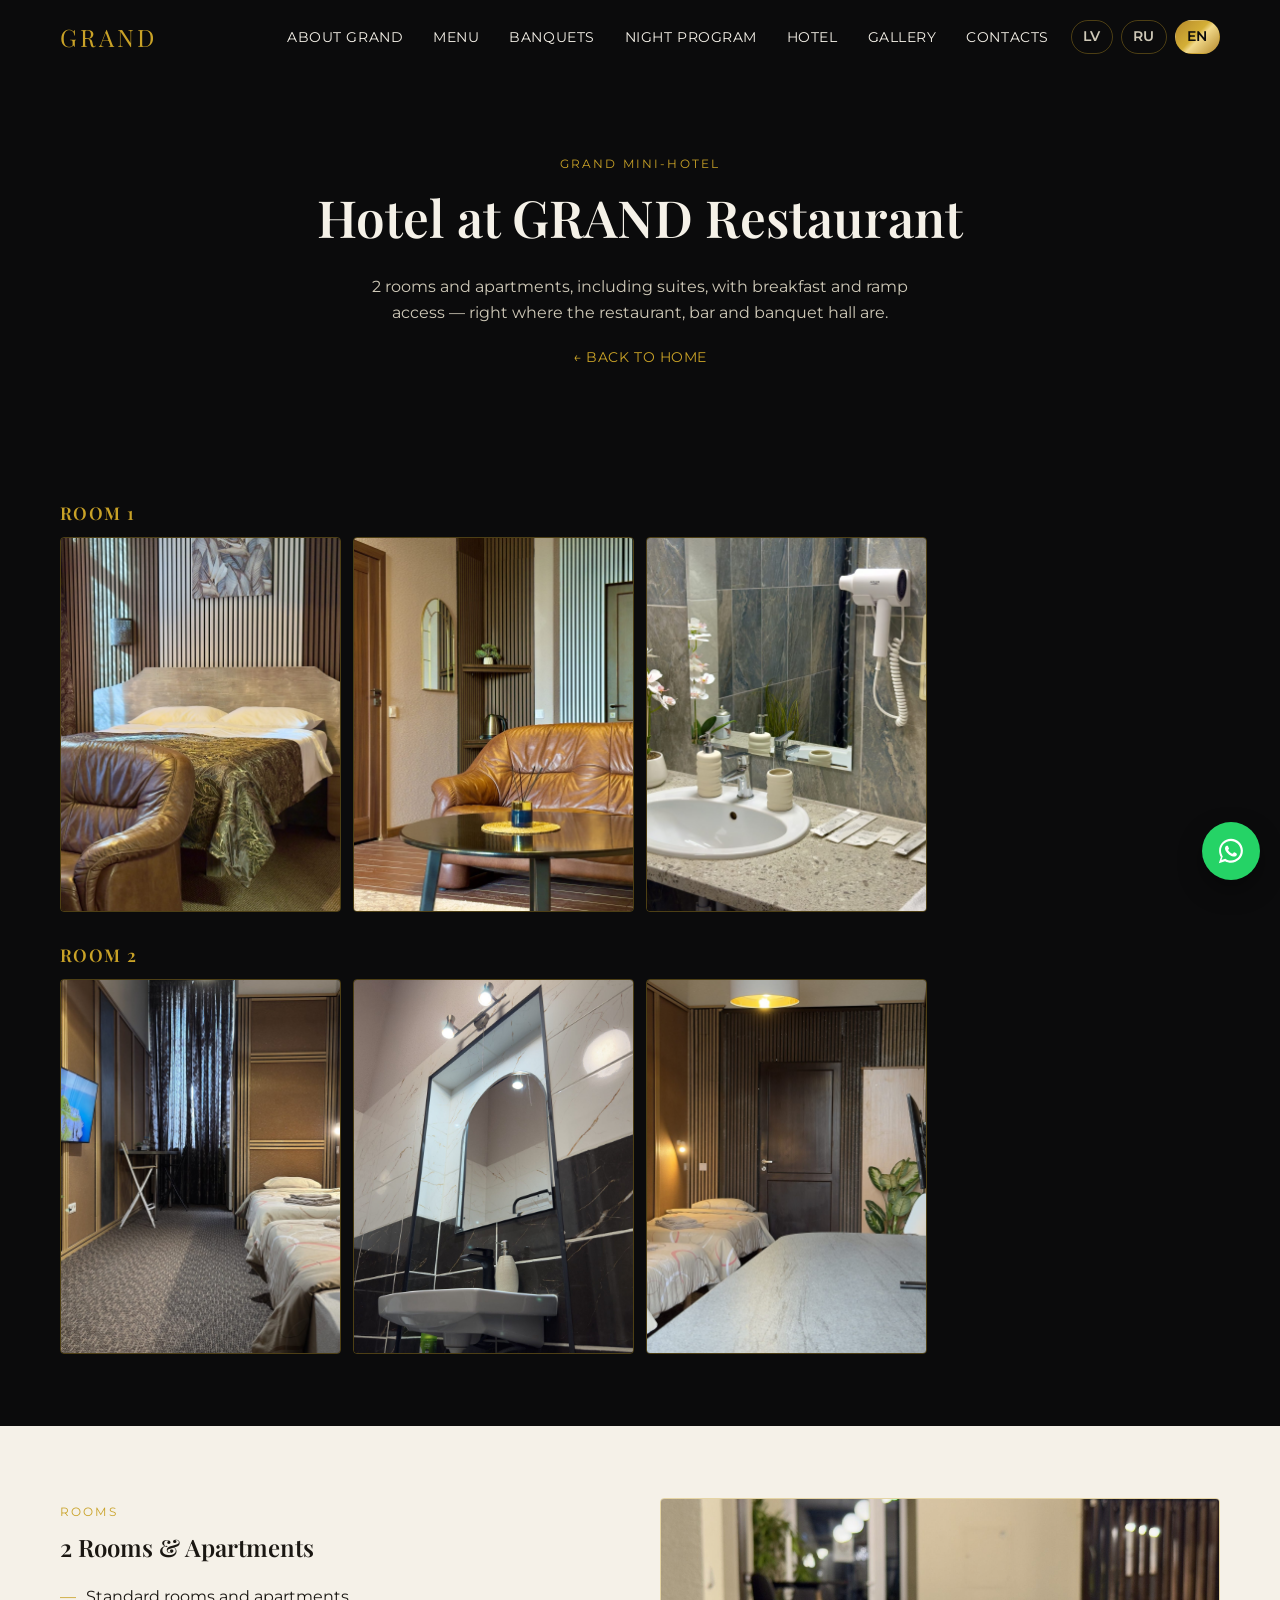
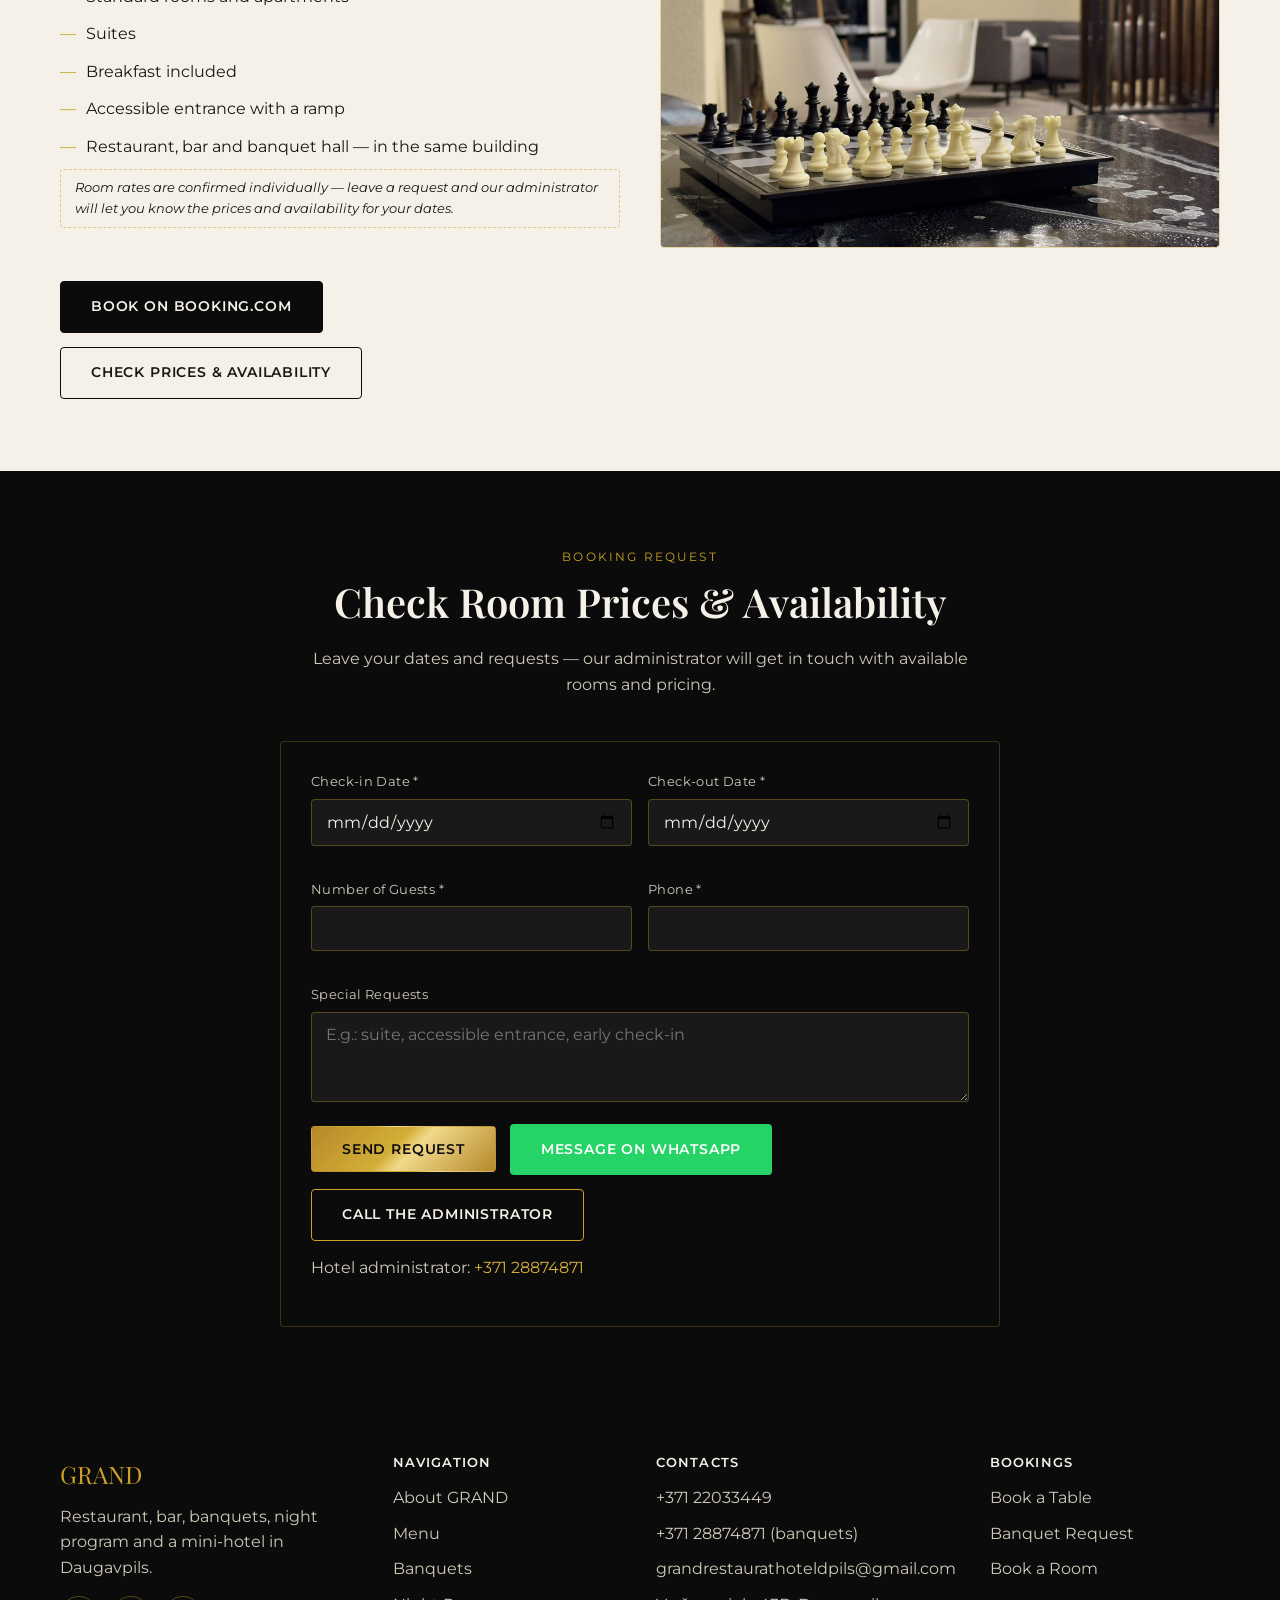
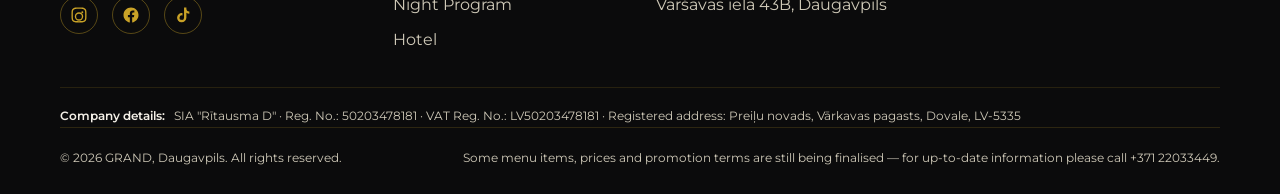
<file: en/hotel.html>
<!DOCTYPE html>
<html lang="en">
<head>
<meta charset="UTF-8">
<meta name="viewport" content="width=device-width, initial-scale=1.0">
<title>Hotel — GRAND Mini-Hotel, Daugavpils</title>
<meta name="description" content="GRAND mini-hotel in Daugavpils: 2 rooms and apartments, including suites, breakfast, accessible ramp entry. Book on Booking.com or send a request on our website.">
<link rel="canonical" href="https://grand-daugavpils.lv/en/hotel.html">
<link rel="alternate" hreflang="lv" href="https://grand-daugavpils.lv/hotel.html">
<link rel="alternate" hreflang="ru" href="https://grand-daugavpils.lv/ru/hotel.html">
<link rel="alternate" hreflang="en" href="https://grand-daugavpils.lv/en/hotel.html">
<link rel="alternate" hreflang="x-default" href="https://grand-daugavpils.lv/hotel.html">

<meta property="og:type" content="website">
<meta property="og:title" content="Hotel — GRAND Mini-Hotel, Daugavpils">
<meta property="og:description" content="2 rooms and apartments at GRAND restaurant in Daugavpils — with breakfast and accessible entry.">
<meta property="og:image" content="/images/og-cover.jpg">
<meta property="og:locale" content="en_US">
<meta property="og:url" content="https://grand-daugavpils.lv/en/hotel.html">

<link rel="icon" type="image/svg+xml" href="/favicon.svg">
<link rel="preconnect" href="https://fonts.googleapis.com">
<link rel="preconnect" href="https://fonts.gstatic.com" crossorigin>
<link href="https://fonts.googleapis.com/css2?family=Playfair+Display:wght@500;600;700&family=Montserrat:wght@400;500;600;700&display=swap" rel="stylesheet">
<link rel="stylesheet" href="/css/style.css">
</head>
<body>

<header class="site-header">
  <div class="container">
    <a href="/en/" class="brand">GRAND</a>
    <button class="nav-toggle" aria-label="Open menu" aria-expanded="false">
      <span></span><span></span><span></span>
    </button>
    <nav class="main-nav" id="main-nav">
      <ul>
        <li><a href="/en/#about">About GRAND</a></li>
        <li><a href="/en/menu.html">Menu</a></li>
        <li><a href="/en/#banquets">Banquets</a></li>
        <li><a href="/en/#night">Night Program</a></li>
        <li><a href="/en/hotel.html">Hotel</a></li>
        <li><a href="/en/#gallery">Gallery</a></li>
        <li><a href="/en/#contacts">Contacts</a></li>
      </ul>
      <a href="tel:+37122033449" class="nav-phone">+371 22033449</a>
      <div class="lang-switch">
        <a href="/hotel.html">LV</a>
        <a href="/ru/hotel.html">RU</a>
        <a href="/en/hotel.html" class="is-active">EN</a>
      </div>
    </nav>
  </div>
</header>

<main>

  <section class="page-hero">
    <div class="container">
      <span class="section-eyebrow">GRAND Mini-Hotel</span>
      <h1>Hotel at GRAND Restaurant</h1>
      <p>2 rooms and apartments, including suites, with breakfast and ramp access — right where the restaurant, bar and banquet hall are.</p>
      <a href="/en/" class="breadcrumb-back">← Back to Home</a>
    </div>
  </section>

  <section class="section section-dark">
    <div class="container">
      <div class="gallery-group reveal">
        <h3 class="gallery-group-title">Room 1</h3>
        <div class="gallery-grid">
          <div class="ph ph-tall ph-photo"><img src="/images/hotel-room-1-1.jpg" alt="Room 1 at GRAND Hotel — sofa and bed" loading="lazy"></div>
          <div class="ph ph-tall ph-photo"><img src="/images/hotel-room-1-2.jpg" alt="Room 1 at GRAND Hotel — lounge area" loading="lazy"></div>
          <div class="ph ph-tall ph-photo"><img src="/images/hotel-room-1-3.jpg" alt="Room 1 at GRAND Hotel — bathroom" loading="lazy"></div>
        </div>
      </div>
      <div class="gallery-group reveal">
        <h3 class="gallery-group-title">Room 2</h3>
        <div class="gallery-grid">
          <div class="ph ph-tall ph-photo"><img src="/images/hotel-room-2-1.jpg" alt="Room 2 at GRAND Hotel — beds and room view" loading="lazy"></div>
          <div class="ph ph-tall ph-photo"><img src="/images/hotel-room-2-2.jpg" alt="Room 2 at GRAND Hotel — bathroom" loading="lazy"></div>
          <div class="ph ph-tall ph-photo"><img src="/images/hotel-room-2-3.jpg" alt="Room 2 at GRAND Hotel — room with TV" loading="lazy"></div>
        </div>
      </div>
    </div>
  </section>

  <section class="section section-light">
    <div class="container">
      <div class="two-col reveal">
        <div>
          <span class="section-eyebrow">Rooms</span>
          <h2>2 Rooms & Apartments</h2>
          <ul class="feature-list">
            <li>Standard rooms and apartments</li>
            <li>Suites</li>
            <li>Breakfast included</li>
            <li>Accessible entrance with a ramp</li>
            <li>Restaurant, bar and banquet hall — in the same building</li>
          </ul>
          <p class="tag-note">Room rates are confirmed individually — leave a request and our administrator will let you know the prices and availability for your dates.</p>
          <div class="btn-row mt-lg">
            <a href="https://www.booking.com/hotel/lv/grand-restaurant-amp.en-gb.html" target="_blank" rel="noopener" class="btn btn-dark">Book on Booking.com</a>
            <a href="#hotel-form" class="btn btn-outline" style="border-color:var(--color-black);">Check Prices & Availability</a>
          </div>
        </div>
        <div class="ph ph-wide ph-photo"><img src="/images/hotel-lobby.jpg" alt="GRAND Hotel common lounge area" loading="lazy"></div>
      </div>
    </div>
  </section>

  <section class="section section-dark" id="hotel-form">
    <div class="container">
      <div class="section-head reveal">
        <span class="section-eyebrow">Booking Request</span>
        <h2>Check Room Prices & Availability</h2>
        <p class="muted">Leave your dates and requests — our administrator will get in touch with available rooms and pricing.</p>
      </div>
      <div class="form-card reveal" style="max-width:720px;margin:0 auto;">
        <form data-grand-form="hotel-booking" data-whatsapp-title="Room request — GRAND Hotel" novalidate>
          <div class="form-grid cols-2">
            <div class="form-group">
              <label for="hotel-checkin">Check-in Date *</label>
              <input type="date" id="hotel-checkin" name="checkin" required data-error-message="Please enter the check-in date">
              <span class="form-error"></span>
            </div>
            <div class="form-group">
              <label for="hotel-checkout">Check-out Date *</label>
              <input type="date" id="hotel-checkout" name="checkout" required data-error-message="Please enter the check-out date">
              <span class="form-error"></span>
            </div>
            <div class="form-group">
              <label for="hotel-guests">Number of Guests *</label>
              <input type="number" id="hotel-guests" name="guests" min="1" required data-error-message="Please enter the number of guests">
              <span class="form-error"></span>
            </div>
            <div class="form-group">
              <label for="hotel-phone">Phone *</label>
              <input type="tel" id="hotel-phone" name="phone" required data-error-message="Please enter a phone number">
              <span class="form-error"></span>
            </div>
          </div>
          <div class="form-group" style="margin-top:16px;">
            <label for="hotel-wishes">Special Requests</label>
            <textarea id="hotel-wishes" name="wishes" placeholder="E.g.: suite, accessible entrance, early check-in"></textarea>
          </div>
          <div class="form-actions">
            <button type="submit" class="btn btn-gold">Send Request</button>
            <a href="#" class="btn btn-whatsapp" data-whatsapp-fallback target="_blank" rel="noopener">Message on WhatsApp</a>
            <a href="tel:+37128874871" class="btn btn-outline">Call the Administrator</a>
          </div>
          <p class="form-status" data-form-status></p>
        </form>
        <p class="muted" style="margin-top:10px;">Hotel administrator: <a class="tel" href="tel:+37128874871" style="color:var(--color-gold-light);">+371 28874871</a></p>
      </div>
    </div>
  </section>

</main>

<footer class="site-footer">
  <div class="container">
    <div class="footer-grid">
      <div>
        <div class="footer-brand">GRAND</div>
        <p>Restaurant, bar, banquets, night program and a mini-hotel in Daugavpils.</p>
        <div class="footer-social">
          <a href="https://www.instagram.com/grand_hotel_and_restaurant/" target="_blank" rel="noopener" aria-label="Instagram"><svg viewBox="0 0 24 24" fill="currentColor" aria-hidden="true"><path d="M12 2c2.717 0 3.056.01 4.122.06 1.065.05 1.79.217 2.428.465.66.254 1.216.598 1.772 1.153a4.908 4.908 0 0 1 1.153 1.772c.247.637.415 1.363.465 2.428.048 1.066.06 1.405.06 4.122 0 2.717-.01 3.056-.06 4.122-.05 1.065-.218 1.79-.465 2.428a4.883 4.883 0 0 1-1.153 1.772 4.915 4.915 0 0 1-1.772 1.153c-.637.247-1.363.415-2.428.465-1.066.048-1.405.06-4.122.06-2.717 0-3.056-.01-4.122-.06-1.065-.05-1.79-.218-2.428-.465a4.89 4.89 0 0 1-1.772-1.153 4.904 4.904 0 0 1-1.153-1.772c-.248-.637-.415-1.363-.465-2.428C2.013 15.056 2 14.717 2 12c0-2.717.01-3.056.06-4.122.05-1.066.217-1.79.465-2.428a4.88 4.88 0 0 1 1.153-1.772A4.897 4.897 0 0 1 5.45 2.525c.637-.248 1.362-.415 2.428-.465C8.944 2.013 9.283 2 12 2zm0 1.802c-2.67 0-2.987.01-4.04.059-.976.045-1.505.207-1.858.344-.466.181-.8.399-1.15.748-.35.35-.566.683-.747 1.15-.137.353-.3.882-.344 1.857-.048 1.054-.059 1.37-.059 4.04 0 2.67.01 2.987.059 4.04.045.976.207 1.505.344 1.858.181.466.399.8.748 1.15.35.35.683.566 1.15.747.353.137.882.3 1.857.344 1.054.048 1.37.059 4.04.059 2.67 0 2.987-.01 4.04-.059.976-.045 1.505-.207 1.858-.344.466-.181.8-.398 1.15-.748.35-.35.566-.683.747-1.15.137-.353.3-.882.344-1.857.048-1.054.059-1.37.059-4.04 0-2.67-.01-2.987-.059-4.04-.045-.976-.207-1.505-.344-1.858a3.09 3.09 0 0 0-.748-1.15 3.098 3.098 0 0 0-1.15-.747c-.353-.137-.882-.3-1.857-.344-1.054-.048-1.37-.059-4.04-.059zm0 4.595a5.603 5.603 0 1 1 0 11.206 5.603 5.603 0 0 1 0-11.206zm0 1.802a3.801 3.801 0 1 0 0 7.602 3.801 3.801 0 0 0 0-7.602zm5.725-1.998a1.31 1.31 0 1 1-2.618 0 1.31 1.31 0 0 1 2.618 0z"/></svg></a>
          <a href="https://www.facebook.com/people/Grand-Restaurant/61566125824500/" target="_blank" rel="noopener" aria-label="Facebook"><svg viewBox="0 0 24 24" fill="currentColor" aria-hidden="true"><path d="M22 12.06C22 6.505 17.523 2 12 2S2 6.505 2 12.06c0 5.02 3.657 9.184 8.438 9.94v-7.03H7.898v-2.91h2.54V9.845c0-2.507 1.492-3.89 3.777-3.89 1.094 0 2.238.195 2.238.195v2.46h-1.26c-1.243 0-1.63.771-1.63 1.562v1.875h2.773l-.443 2.91h-2.33V22c4.78-.756 8.437-4.92 8.437-9.94z"/></svg></a>
          <a href="https://www.tiktok.com/@grand_restaurant__" target="_blank" rel="noopener" aria-label="TikTok"><svg viewBox="0 0 24 24" fill="currentColor" aria-hidden="true"><path d="M16.5 2h-3.1v13.5a3 3 0 1 1-2.1-2.86v-3.2a6.2 6.2 0 1 0 5.2 6.12V9.1a6.9 6.9 0 0 0 4 1.28V7.3a3.9 3.9 0 0 1-4-3.9V2z"/></svg></a>
        </div>
      </div>
      <div class="footer-col">
        <h4>Navigation</h4>
        <ul>
          <li><a href="/en/#about">About GRAND</a></li>
          <li><a href="/en/menu.html">Menu</a></li>
          <li><a href="/en/#banquets">Banquets</a></li>
          <li><a href="/en/#night">Night Program</a></li>
          <li><a href="/en/hotel.html">Hotel</a></li>
        </ul>
      </div>
      <div class="footer-col">
        <h4>Contacts</h4>
        <ul>
          <li><a href="tel:+37122033449">+371 22033449</a></li>
          <li><a href="tel:+37128874871">+371 28874871 (banquets)</a></li>
          <li><a href="mailto:grandrestaurathoteldpils@gmail.com">grandrestaurathoteldpils@gmail.com</a></li>
          <li>Varšavas iela 43B, Daugavpils</li>
        </ul>
      </div>
      <div class="footer-col">
        <h4>Bookings</h4>
        <ul>
          <li><a href="/en/#booking">Book a Table</a></li>
          <li><a href="/en/#banquet-form">Banquet Request</a></li>
          <li><a href="#hotel-form">Book a Room</a></li>
        </ul>
      </div>
    </div>
    <div class="footer-requisites">
      <span class="footer-requisites-title">Company details:</span>
      SIA "Rītausma D" · Reg. No.: 50203478181 · VAT Reg. No.: LV50203478181 · Registered address: Preiļu novads, Vārkavas pagasts, Dovale, LV-5335
    </div>
    <div class="footer-legal">
      <span>© <span id="year"></span> GRAND, Daugavpils. All rights reserved.</span>
      <span>Some menu items, prices and promotion terms are still being finalised — for up-to-date information please call +371 22033449.</span>
    </div>
  </div>
</footer>

<div id="chat-widget-placeholder"></div>

<a class="whatsapp-float" href="https://wa.me/37122033449?text=Hello!%20I%27d%20like%20to%20know%20more%20about%20GRAND" target="_blank" rel="noopener" aria-label="Message on WhatsApp">
  <svg viewBox="0 0 32 32"><path d="M16 3C9 3 3.3 8.7 3.3 15.7c0 2.5.7 4.8 1.9 6.8L3 29l6.7-2.1c1.9 1 4 1.6 6.3 1.6 7 0 12.7-5.7 12.7-12.7S23 3 16 3zm0 23.1c-2 0-4-.5-5.7-1.6l-.4-.2-4 1.3 1.3-3.9-.3-.4a10.4 10.4 0 01-1.6-5.6c0-5.8 4.7-10.4 10.4-10.4S26.4 9.9 26.4 15.7 21.7 26.1 16 26.1zm5.7-7.8c-.3-.2-1.8-.9-2.1-1s-.5-.2-.7.2-.8 1-1 1.2-.4.2-.7.1a8.5 8.5 0 01-2.5-1.5 9.3 9.3 0 01-1.7-2.1c-.2-.3 0-.5.1-.6l.4-.5.3-.4a.6.6 0 000-.6c-.1-.2-.7-1.7-1-2.3s-.5-.5-.7-.5h-.6a1.2 1.2 0 00-.8.4 3.6 3.6 0 00-1.1 2.6c0 1.6 1.1 3.1 1.3 3.3.2.3 2.2 3.4 5.4 4.6.7.3 1.3.5 1.8.6.7.2 1.4.2 1.9.1.6-.1 1.8-.7 2-1.4.3-.7.3-1.3.2-1.4 0-.1-.3-.2-.6-.4z"/></svg>
</a>

<script src="/js/main.js"></script>
<script>
  document.getElementById("year").textContent = new Date().getFullYear();
  // Check-out date can't be earlier than the check-in date
  var checkin = document.getElementById("hotel-checkin");
  var checkout = document.getElementById("hotel-checkout");
  if (checkin && checkout) {
    checkin.addEventListener("change", function () {
      checkout.setAttribute("min", checkin.value);
    });
  }
</script>
</body>
</html>
</file>
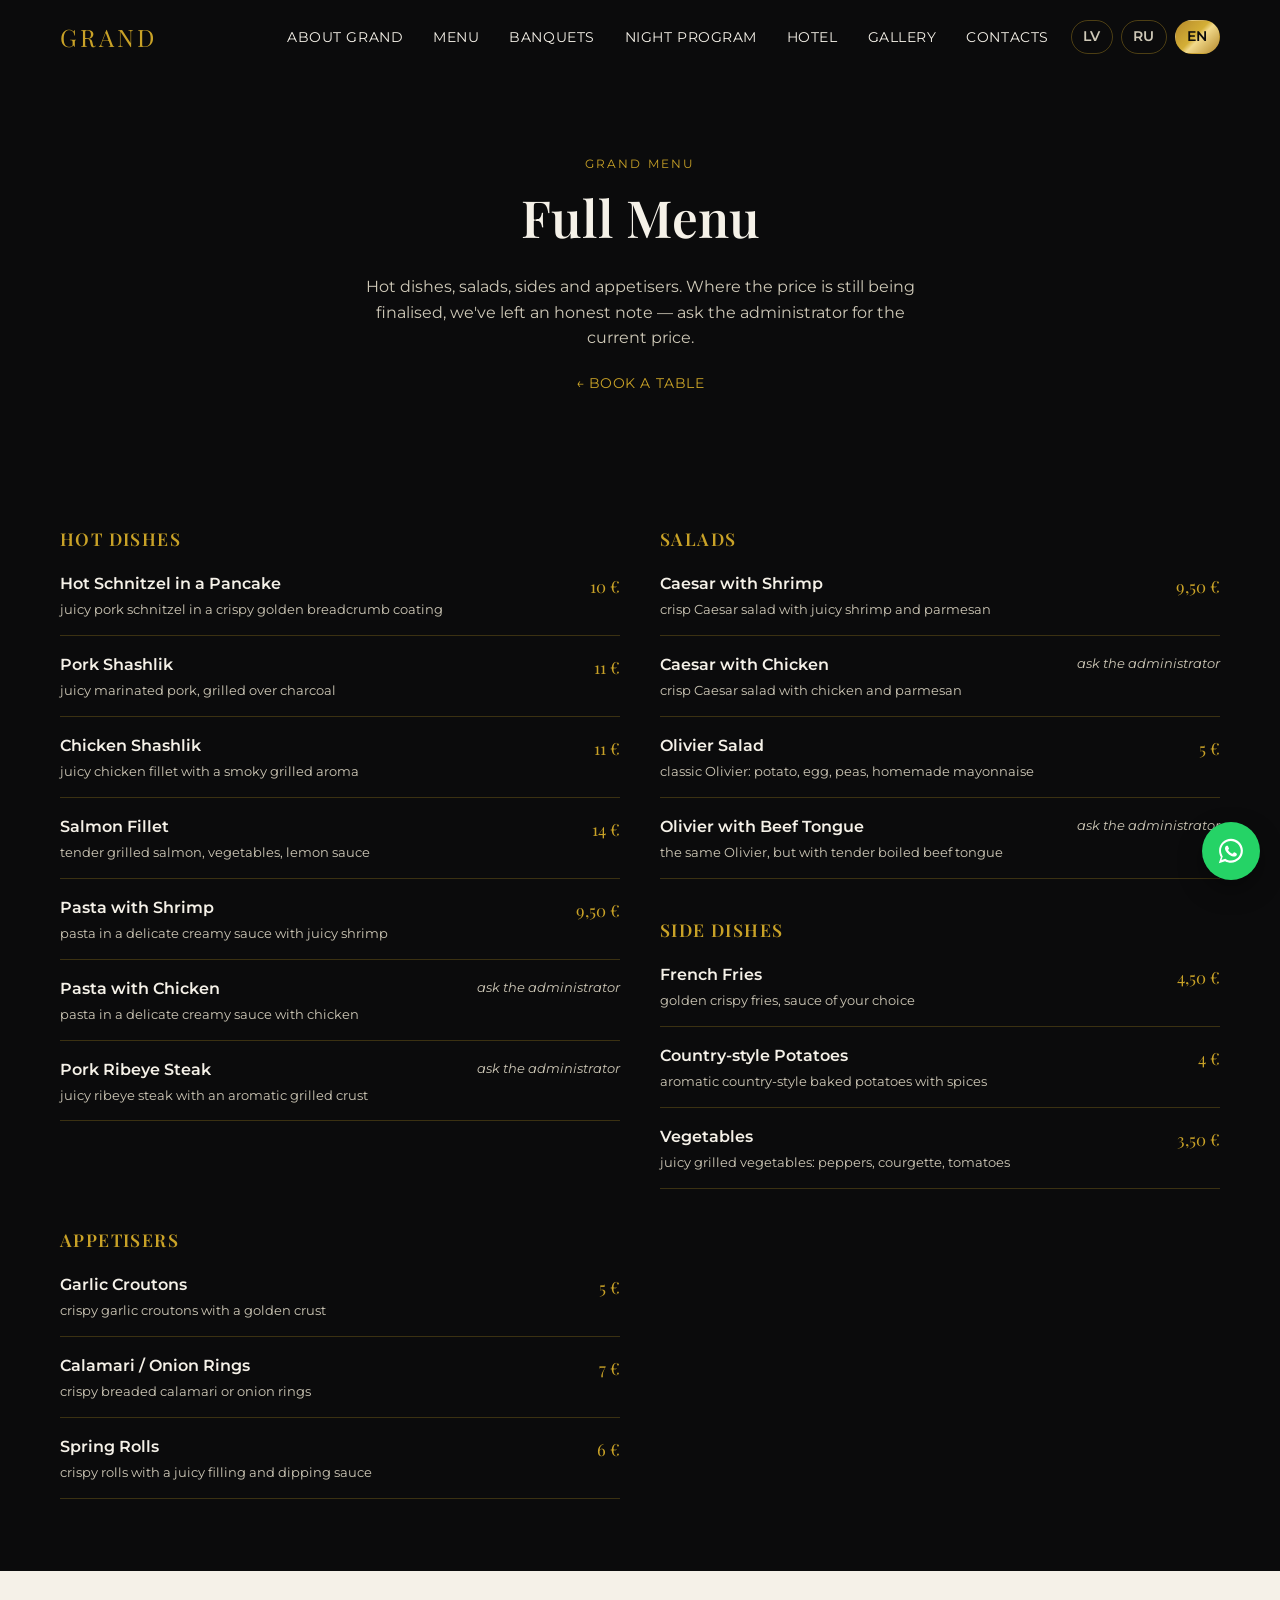
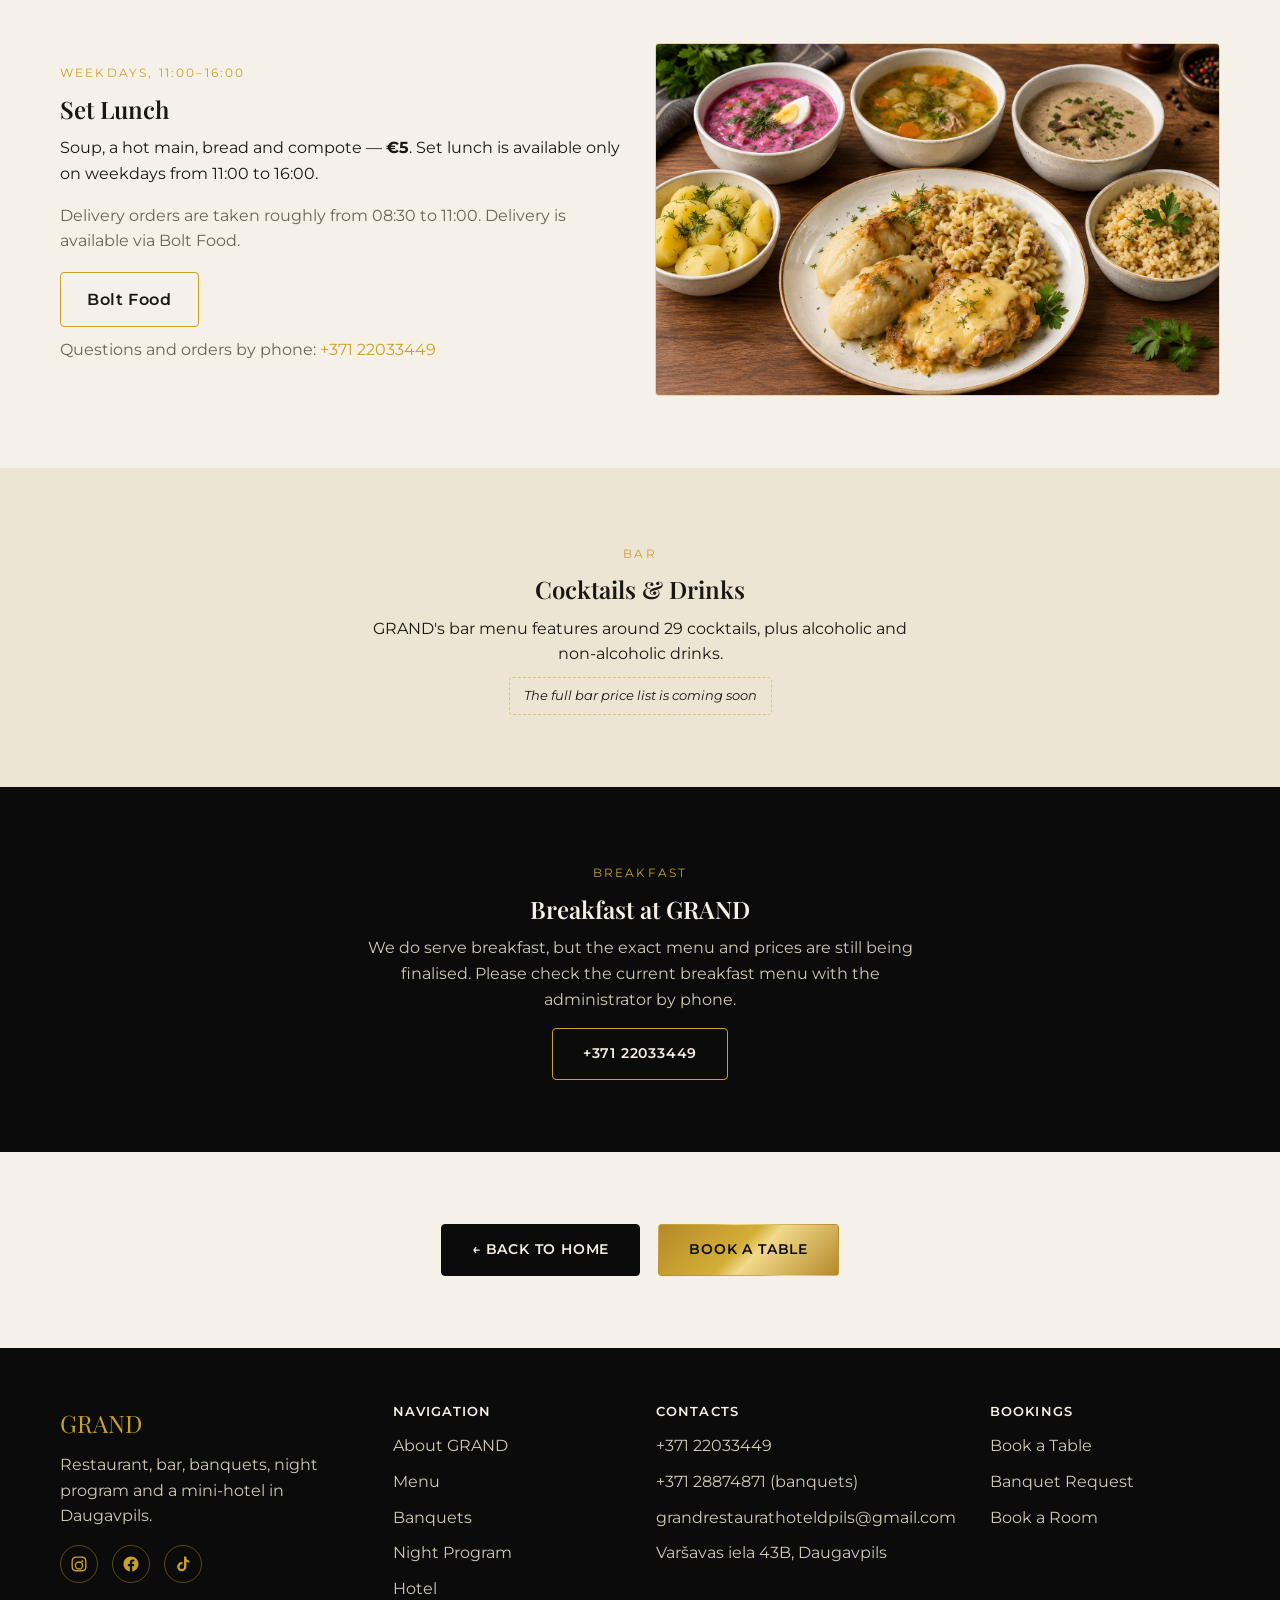
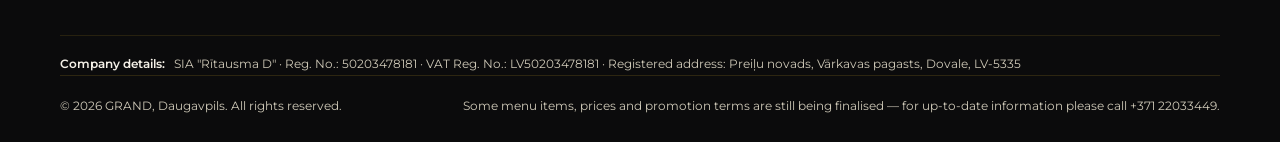
<file: en/menu.html>
<!DOCTYPE html>
<html lang="en">
<head>
<meta charset="UTF-8">
<meta name="viewport" content="width=device-width, initial-scale=1.0">
<title>Menu — GRAND Restaurant, Daugavpils</title>
<meta name="description" content="Full menu of GRAND restaurant in Daugavpils: hot dishes, salads, sides, appetisers, a €5 set lunch, bar and breakfast. Current prices for all items.">
<link rel="canonical" href="https://grand-daugavpils.lv/en/menu.html">
<link rel="alternate" hreflang="lv" href="https://grand-daugavpils.lv/menu.html">
<link rel="alternate" hreflang="ru" href="https://grand-daugavpils.lv/ru/menu.html">
<link rel="alternate" hreflang="en" href="https://grand-daugavpils.lv/en/menu.html">
<link rel="alternate" hreflang="x-default" href="https://grand-daugavpils.lv/menu.html">

<meta property="og:type" content="website">
<meta property="og:title" content="Menu — GRAND Restaurant, Daugavpils">
<meta property="og:description" content="Hot dishes, salads, sides, appetisers and set lunch at GRAND restaurant in Daugavpils.">
<meta property="og:image" content="/images/og-cover.jpg">
<meta property="og:locale" content="en_US">
<meta property="og:url" content="https://grand-daugavpils.lv/en/menu.html">

<link rel="icon" type="image/svg+xml" href="/favicon.svg">
<link rel="preconnect" href="https://fonts.googleapis.com">
<link rel="preconnect" href="https://fonts.gstatic.com" crossorigin>
<link href="https://fonts.googleapis.com/css2?family=Playfair+Display:wght@500;600;700&family=Montserrat:wght@400;500;600;700&display=swap" rel="stylesheet">
<link rel="stylesheet" href="/css/style.css">
</head>
<body>

<header class="site-header">
  <div class="container">
    <a href="/en/" class="brand">GRAND</a>
    <button class="nav-toggle" aria-label="Open menu" aria-expanded="false">
      <span></span><span></span><span></span>
    </button>
    <nav class="main-nav" id="main-nav">
      <ul>
        <li><a href="/en/#about">About GRAND</a></li>
        <li><a href="/en/menu.html">Menu</a></li>
        <li><a href="/en/#banquets">Banquets</a></li>
        <li><a href="/en/#night">Night Program</a></li>
        <li><a href="/en/hotel.html">Hotel</a></li>
        <li><a href="/en/#gallery">Gallery</a></li>
        <li><a href="/en/#contacts">Contacts</a></li>
      </ul>
      <a href="tel:+37122033449" class="nav-phone">+371 22033449</a>
      <div class="lang-switch">
        <a href="/menu.html">LV</a>
        <a href="/ru/menu.html">RU</a>
        <a href="/en/menu.html" class="is-active">EN</a>
      </div>
    </nav>
  </div>
</header>

<main>

  <section class="page-hero">
    <div class="container">
      <span class="section-eyebrow">GRAND Menu</span>
      <h1>Full Menu</h1>
      <p>Hot dishes, salads, sides and appetisers. Where the price is still being finalised, we've left an honest note — ask the administrator for the current price.</p>
      <a href="/en/#booking" class="breadcrumb-back">← Book a Table</a>
    </div>
  </section>

  <!-- HOT DISHES -->
  <section class="section section-dark">
    <div class="container">
      <div class="two-col reveal">
        <div>
          <h2 class="menu-group-title">Hot Dishes</h2>
          <div class="menu-list">
            <div class="menu-row"><span class="name-block"><span class="name">Hot Schnitzel in a Pancake</span><span class="dish-description">juicy pork schnitzel in a crispy golden breadcrumb coating</span></span><span class="price">10 €</span></div>
            <div class="menu-row"><span class="name-block"><span class="name">Pork Shashlik</span><span class="dish-description">juicy marinated pork, grilled over charcoal</span></span><span class="price">11 €</span></div>
            <div class="menu-row"><span class="name-block"><span class="name">Chicken Shashlik</span><span class="dish-description">juicy chicken fillet with a smoky grilled aroma</span></span><span class="price">11 €</span></div>
            <div class="menu-row"><span class="name-block"><span class="name">Salmon Fillet</span><span class="dish-description">tender grilled salmon, vegetables, lemon sauce</span></span><span class="price">14 €</span></div>
            <div class="menu-row"><span class="name-block"><span class="name">Pasta with Shrimp</span><span class="dish-description">pasta in a delicate creamy sauce with juicy shrimp</span></span><span class="price">9,50 €</span></div>
            <div class="menu-row"><span class="name-block"><span class="name">Pasta with Chicken</span><span class="dish-description">pasta in a delicate creamy sauce with chicken</span></span><span class="price tbd">ask the administrator</span></div>
            <div class="menu-row"><span class="name-block"><span class="name">Pork Ribeye Steak</span><span class="dish-description">juicy ribeye steak with an aromatic grilled crust</span></span><span class="price tbd">ask the administrator</span></div>
          </div>
        </div>
        <div>
          <h2 class="menu-group-title">Salads</h2>
          <div class="menu-list">
            <div class="menu-row"><span class="name-block"><span class="name">Caesar with Shrimp</span><span class="dish-description">crisp Caesar salad with juicy shrimp and parmesan</span></span><span class="price">9,50 €</span></div>
            <div class="menu-row"><span class="name-block"><span class="name">Caesar with Chicken</span><span class="dish-description">crisp Caesar salad with chicken and parmesan</span></span><span class="price tbd">ask the administrator</span></div>
            <div class="menu-row"><span class="name-block"><span class="name">Olivier Salad</span><span class="dish-description">classic Olivier: potato, egg, peas, homemade mayonnaise</span></span><span class="price">5 €</span></div>
            <div class="menu-row"><span class="name-block"><span class="name">Olivier with Beef Tongue</span><span class="dish-description">the same Olivier, but with tender boiled beef tongue</span></span><span class="price tbd">ask the administrator</span></div>
          </div>

          <h2 class="menu-group-title mt-lg">Side Dishes</h2>
          <div class="menu-list">
            <div class="menu-row"><span class="name-block"><span class="name">French Fries</span><span class="dish-description">golden crispy fries, sauce of your choice</span></span><span class="price">4,50 €</span></div>
            <div class="menu-row"><span class="name-block"><span class="name">Country-style Potatoes</span><span class="dish-description">aromatic country-style baked potatoes with spices</span></span><span class="price">4 €</span></div>
            <div class="menu-row"><span class="name-block"><span class="name">Vegetables</span><span class="dish-description">juicy grilled vegetables: peppers, courgette, tomatoes</span></span><span class="price">3,50 €</span></div>
          </div>
        </div>
      </div>

      <div class="reveal mt-lg" style="max-width:560px;">
        <h2 class="menu-group-title">Appetisers</h2>
        <div class="menu-list">
          <div class="menu-row"><span class="name-block"><span class="name">Garlic Croutons</span><span class="dish-description">crispy garlic croutons with a golden crust</span></span><span class="price">5 €</span></div>
          <div class="menu-row"><span class="name-block"><span class="name">Calamari / Onion Rings</span><span class="dish-description">crispy breaded calamari or onion rings</span></span><span class="price">7 €</span></div>
          <div class="menu-row"><span class="name-block"><span class="name">Spring Rolls</span><span class="dish-description">crispy rolls with a juicy filling and dipping sauce</span></span><span class="price">6 €</span></div>
        </div>
      </div>
    </div>
  </section>

  <!-- SET LUNCH -->
  <section class="section section-light">
    <div class="container">
      <div class="info-strip reveal">
        <div>
          <span class="section-eyebrow">Weekdays, 11:00–16:00</span>
          <h2>Set Lunch</h2>
          <p>Soup, a hot main, bread and compote — <strong>€5</strong>. Set lunch is available only on weekdays from 11:00 to 16:00.</p>
          <p class="muted">Delivery orders are taken roughly from 08:30 to 11:00. Delivery is available via Bolt Food.</p>
          <div class="delivery-buttons">
            <a href="https://food.bolt.eu/en/278-daugavpils/p/195568-restorans-grand/" target="_blank" rel="noopener">Bolt Food</a>
          </div>
          <p class="muted" style="margin-top:10px;">Questions and orders by phone: <a class="tel" href="tel:+37122033449" style="color:var(--color-gold);">+371 22033449</a></p>
        </div>
        <div class="ph ph-wide ph-photo"><img src="/images/lunch-set.jpg" alt="GRAND set lunch offering" loading="lazy"></div>
      </div>
    </div>
  </section>

  <!-- BAR -->
  <section class="section section-alt">
    <div class="container text-center reveal">
      <span class="section-eyebrow">Bar</span>
      <h2>Cocktails & Drinks</h2>
      <p class="muted" style="max-width:560px;margin:0 auto;">GRAND's bar menu features around 29 cocktails, plus alcoholic and non-alcoholic drinks.</p>
      <span class="tag-note">The full bar price list is coming soon</span>
    </div>
  </section>

  <!-- BREAKFAST -->
  <section class="section section-dark">
    <div class="container text-center reveal">
      <span class="section-eyebrow">Breakfast</span>
      <h2>Breakfast at GRAND</h2>
      <p class="muted" style="max-width:560px;margin:0 auto;">We do serve breakfast, but the exact menu and prices are still being finalised. Please check the current breakfast menu with the administrator by phone.</p>
      <a href="tel:+37122033449" class="btn btn-outline" style="margin-top:16px;">+371 22033449</a>
    </div>
  </section>

  <section class="section section-light text-center">
    <div class="container reveal">
      <a href="/en/" class="btn btn-dark">← Back to Home</a>
      <a href="/en/#booking" class="btn btn-gold" style="margin-left:14px;">Book a Table</a>
    </div>
  </section>

</main>

<footer class="site-footer">
  <div class="container">
    <div class="footer-grid">
      <div>
        <div class="footer-brand">GRAND</div>
        <p>Restaurant, bar, banquets, night program and a mini-hotel in Daugavpils.</p>
        <div class="footer-social">
          <a href="https://www.instagram.com/grand_hotel_and_restaurant/" target="_blank" rel="noopener" aria-label="Instagram"><svg viewBox="0 0 24 24" fill="currentColor" aria-hidden="true"><path d="M12 2c2.717 0 3.056.01 4.122.06 1.065.05 1.79.217 2.428.465.66.254 1.216.598 1.772 1.153a4.908 4.908 0 0 1 1.153 1.772c.247.637.415 1.363.465 2.428.048 1.066.06 1.405.06 4.122 0 2.717-.01 3.056-.06 4.122-.05 1.065-.218 1.79-.465 2.428a4.883 4.883 0 0 1-1.153 1.772 4.915 4.915 0 0 1-1.772 1.153c-.637.247-1.363.415-2.428.465-1.066.048-1.405.06-4.122.06-2.717 0-3.056-.01-4.122-.06-1.065-.05-1.79-.218-2.428-.465a4.89 4.89 0 0 1-1.772-1.153 4.904 4.904 0 0 1-1.153-1.772c-.248-.637-.415-1.363-.465-2.428C2.013 15.056 2 14.717 2 12c0-2.717.01-3.056.06-4.122.05-1.066.217-1.79.465-2.428a4.88 4.88 0 0 1 1.153-1.772A4.897 4.897 0 0 1 5.45 2.525c.637-.248 1.362-.415 2.428-.465C8.944 2.013 9.283 2 12 2zm0 1.802c-2.67 0-2.987.01-4.04.059-.976.045-1.505.207-1.858.344-.466.181-.8.399-1.15.748-.35.35-.566.683-.747 1.15-.137.353-.3.882-.344 1.857-.048 1.054-.059 1.37-.059 4.04 0 2.67.01 2.987.059 4.04.045.976.207 1.505.344 1.858.181.466.399.8.748 1.15.35.35.683.566 1.15.747.353.137.882.3 1.857.344 1.054.048 1.37.059 4.04.059 2.67 0 2.987-.01 4.04-.059.976-.045 1.505-.207 1.858-.344.466-.181.8-.398 1.15-.748.35-.35.566-.683.747-1.15.137-.353.3-.882.344-1.857.048-1.054.059-1.37.059-4.04 0-2.67-.01-2.987-.059-4.04-.045-.976-.207-1.505-.344-1.858a3.09 3.09 0 0 0-.748-1.15 3.098 3.098 0 0 0-1.15-.747c-.353-.137-.882-.3-1.857-.344-1.054-.048-1.37-.059-4.04-.059zm0 4.595a5.603 5.603 0 1 1 0 11.206 5.603 5.603 0 0 1 0-11.206zm0 1.802a3.801 3.801 0 1 0 0 7.602 3.801 3.801 0 0 0 0-7.602zm5.725-1.998a1.31 1.31 0 1 1-2.618 0 1.31 1.31 0 0 1 2.618 0z"/></svg></a>
          <a href="https://www.facebook.com/people/Grand-Restaurant/61566125824500/" target="_blank" rel="noopener" aria-label="Facebook"><svg viewBox="0 0 24 24" fill="currentColor" aria-hidden="true"><path d="M22 12.06C22 6.505 17.523 2 12 2S2 6.505 2 12.06c0 5.02 3.657 9.184 8.438 9.94v-7.03H7.898v-2.91h2.54V9.845c0-2.507 1.492-3.89 3.777-3.89 1.094 0 2.238.195 2.238.195v2.46h-1.26c-1.243 0-1.63.771-1.63 1.562v1.875h2.773l-.443 2.91h-2.33V22c4.78-.756 8.437-4.92 8.437-9.94z"/></svg></a>
          <a href="https://www.tiktok.com/@grand_restaurant__" target="_blank" rel="noopener" aria-label="TikTok"><svg viewBox="0 0 24 24" fill="currentColor" aria-hidden="true"><path d="M16.5 2h-3.1v13.5a3 3 0 1 1-2.1-2.86v-3.2a6.2 6.2 0 1 0 5.2 6.12V9.1a6.9 6.9 0 0 0 4 1.28V7.3a3.9 3.9 0 0 1-4-3.9V2z"/></svg></a>
        </div>
      </div>
      <div class="footer-col">
        <h4>Navigation</h4>
        <ul>
          <li><a href="/en/#about">About GRAND</a></li>
          <li><a href="/en/menu.html">Menu</a></li>
          <li><a href="/en/#banquets">Banquets</a></li>
          <li><a href="/en/#night">Night Program</a></li>
          <li><a href="/en/hotel.html">Hotel</a></li>
        </ul>
      </div>
      <div class="footer-col">
        <h4>Contacts</h4>
        <ul>
          <li><a href="tel:+37122033449">+371 22033449</a></li>
          <li><a href="tel:+37128874871">+371 28874871 (banquets)</a></li>
          <li><a href="mailto:grandrestaurathoteldpils@gmail.com">grandrestaurathoteldpils@gmail.com</a></li>
          <li>Varšavas iela 43B, Daugavpils</li>
        </ul>
      </div>
      <div class="footer-col">
        <h4>Bookings</h4>
        <ul>
          <li><a href="/en/#booking">Book a Table</a></li>
          <li><a href="/en/#banquet-form">Banquet Request</a></li>
          <li><a href="/en/hotel.html">Book a Room</a></li>
        </ul>
      </div>
    </div>
    <div class="footer-requisites">
      <span class="footer-requisites-title">Company details:</span>
      SIA "Rītausma D" · Reg. No.: 50203478181 · VAT Reg. No.: LV50203478181 · Registered address: Preiļu novads, Vārkavas pagasts, Dovale, LV-5335
    </div>
    <div class="footer-legal">
      <span>© <span id="year"></span> GRAND, Daugavpils. All rights reserved.</span>
      <span>Some menu items, prices and promotion terms are still being finalised — for up-to-date information please call +371 22033449.</span>
    </div>
  </div>
</footer>

<div id="chat-widget-placeholder"></div>

<a class="whatsapp-float" href="https://wa.me/37122033449?text=Hello!%20I%27d%20like%20to%20know%20more%20about%20GRAND" target="_blank" rel="noopener" aria-label="Message on WhatsApp">
  <svg viewBox="0 0 32 32"><path d="M16 3C9 3 3.3 8.7 3.3 15.7c0 2.5.7 4.8 1.9 6.8L3 29l6.7-2.1c1.9 1 4 1.6 6.3 1.6 7 0 12.7-5.7 12.7-12.7S23 3 16 3zm0 23.1c-2 0-4-.5-5.7-1.6l-.4-.2-4 1.3 1.3-3.9-.3-.4a10.4 10.4 0 01-1.6-5.6c0-5.8 4.7-10.4 10.4-10.4S26.4 9.9 26.4 15.7 21.7 26.1 16 26.1zm5.7-7.8c-.3-.2-1.8-.9-2.1-1s-.5-.2-.7.2-.8 1-1 1.2-.4.2-.7.1a8.5 8.5 0 01-2.5-1.5 9.3 9.3 0 01-1.7-2.1c-.2-.3 0-.5.1-.6l.4-.5.3-.4a.6.6 0 000-.6c-.1-.2-.7-1.7-1-2.3s-.5-.5-.7-.5h-.6a1.2 1.2 0 00-.8.4 3.6 3.6 0 00-1.1 2.6c0 1.6 1.1 3.1 1.3 3.3.2.3 2.2 3.4 5.4 4.6.7.3 1.3.5 1.8.6.7.2 1.4.2 1.9.1.6-.1 1.8-.7 2-1.4.3-.7.3-1.3.2-1.4 0-.1-.3-.2-.6-.4z"/></svg>
</a>

<script src="/js/main.js"></script>
<script>document.getElementById("year").textContent = new Date().getFullYear();</script>
</body>
</html>
</file>
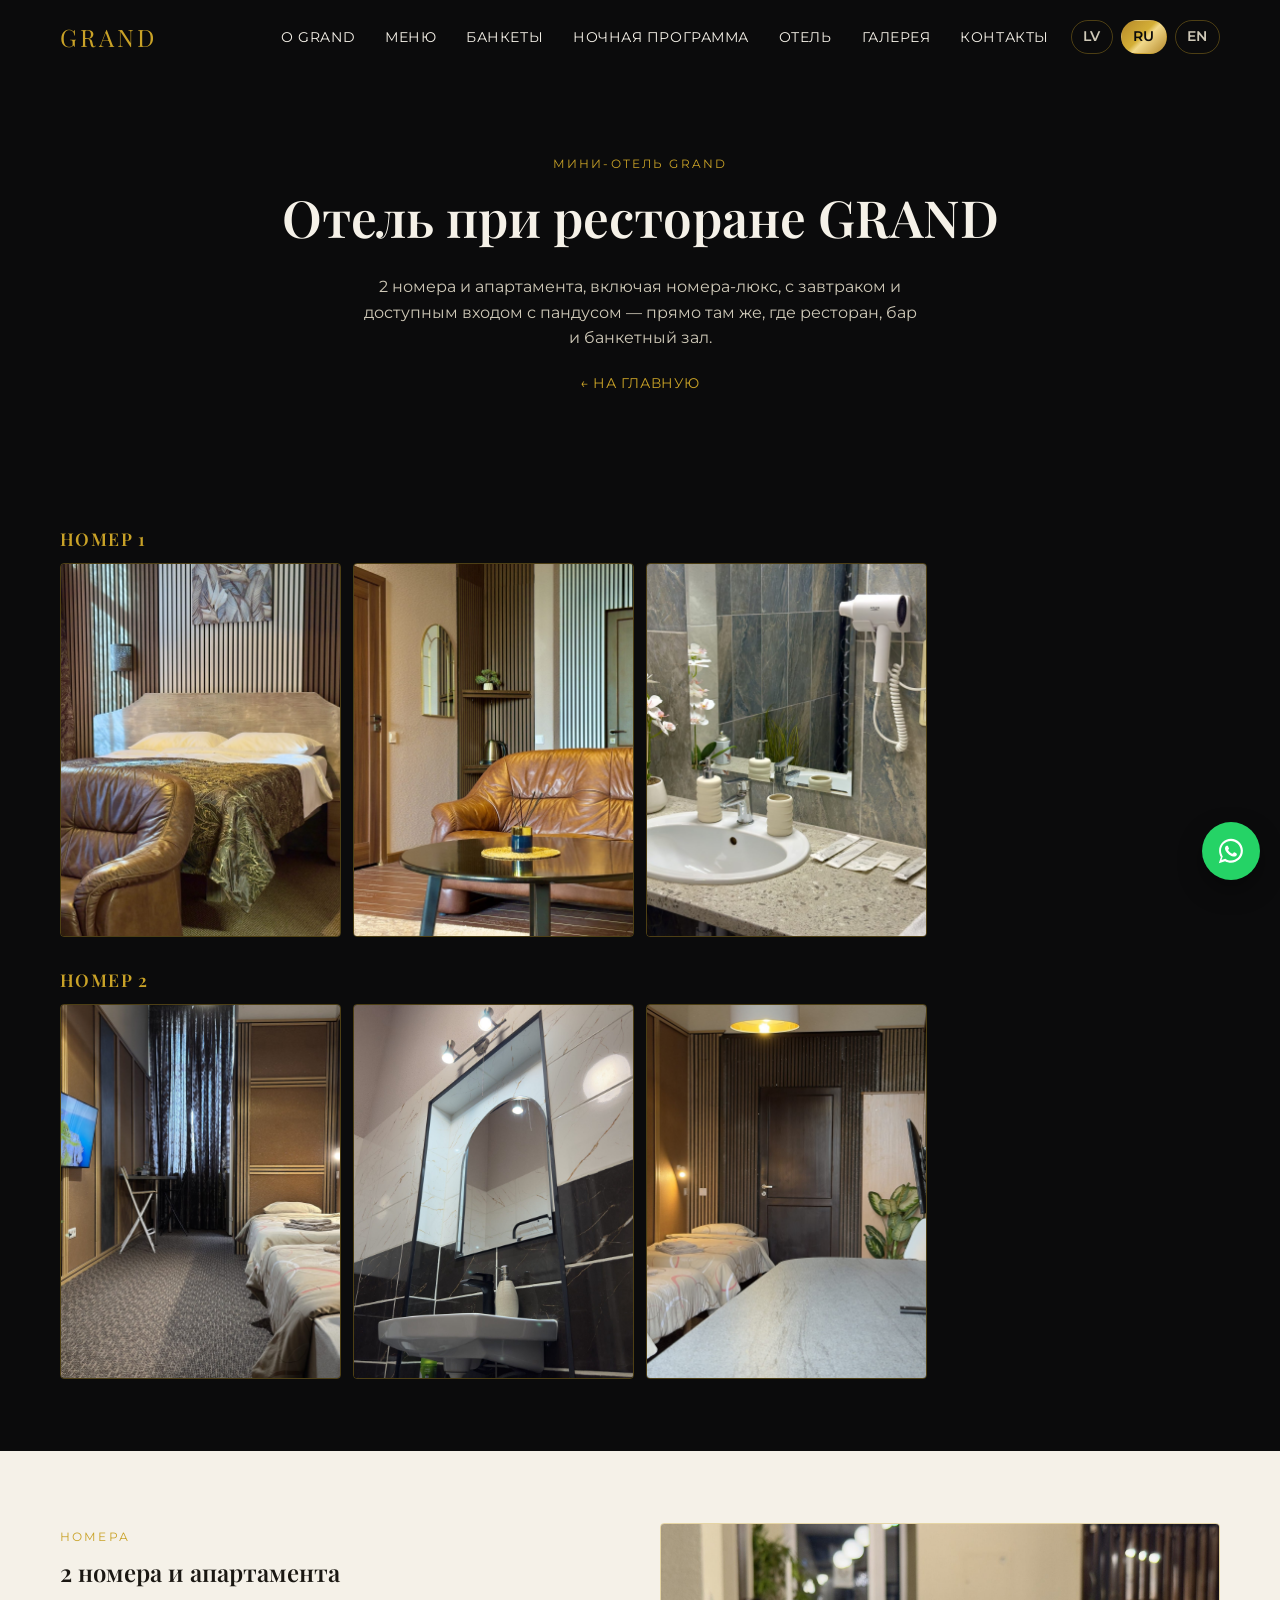
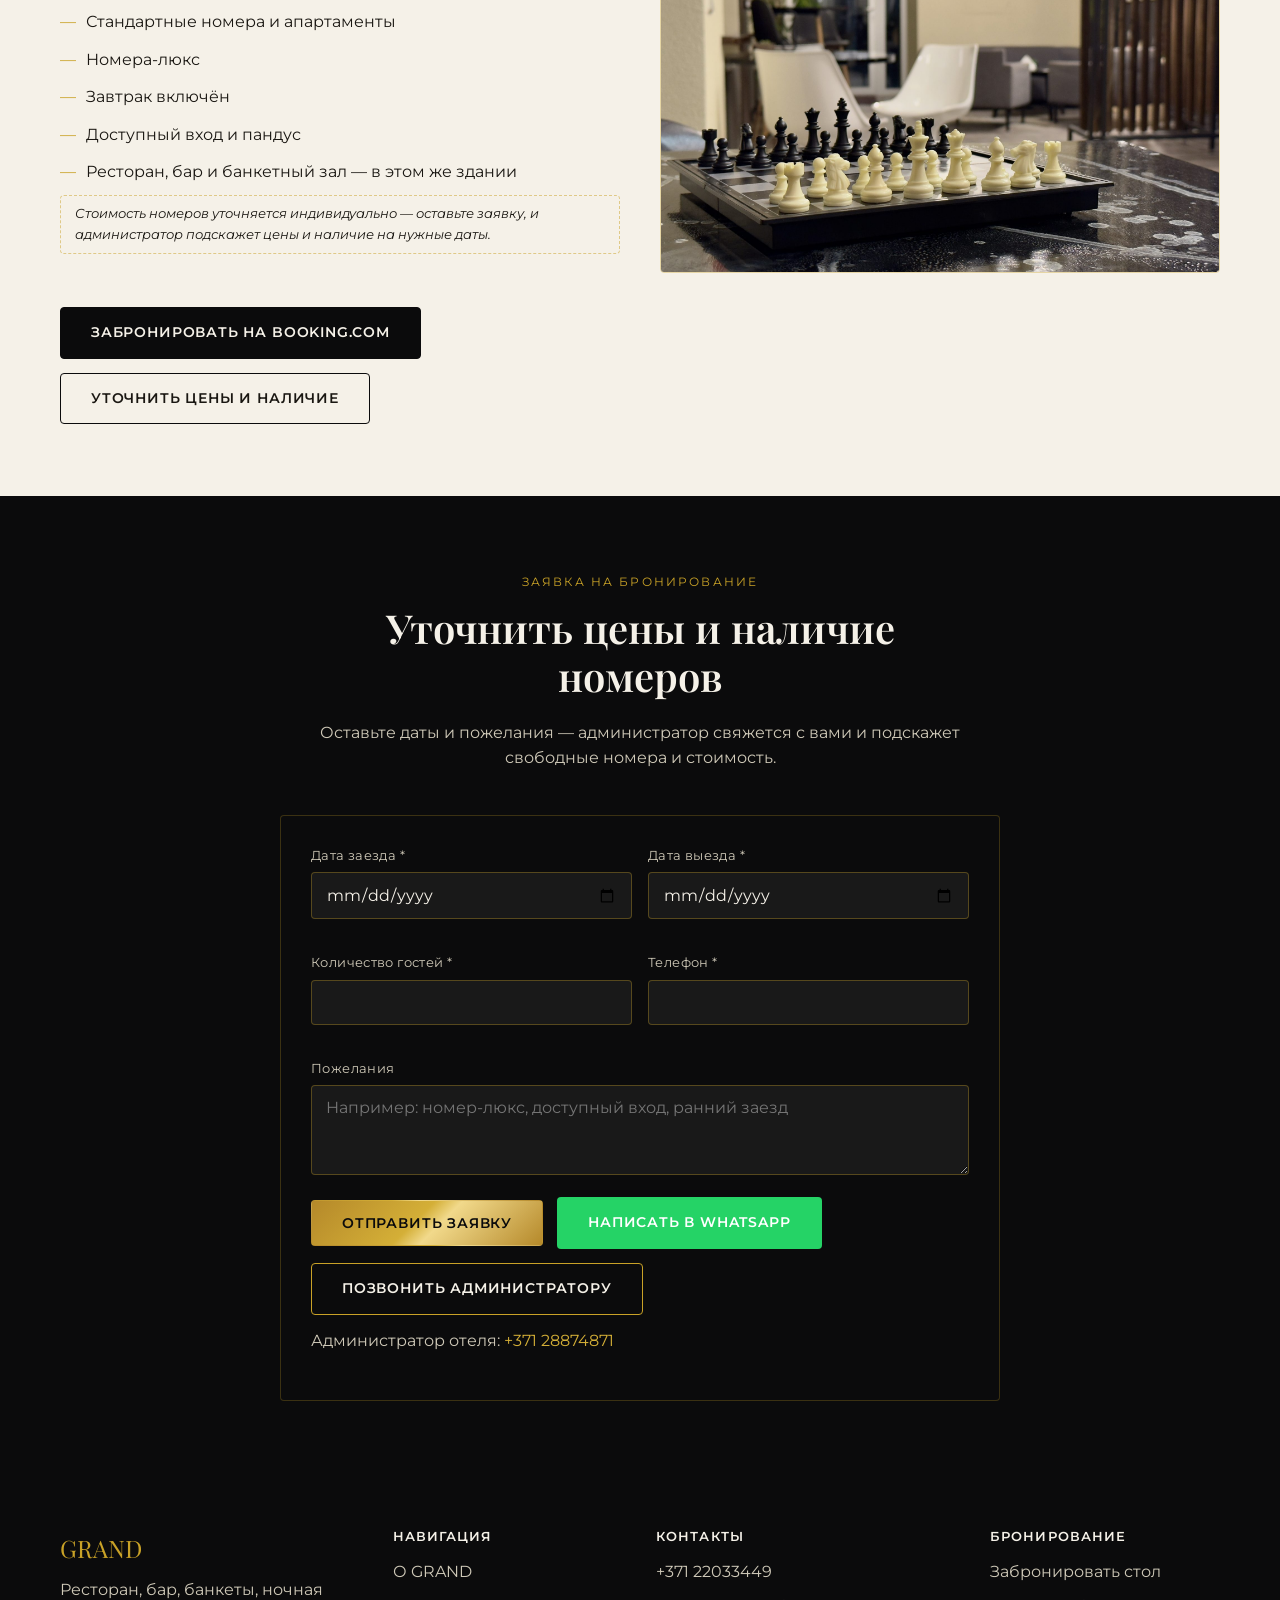
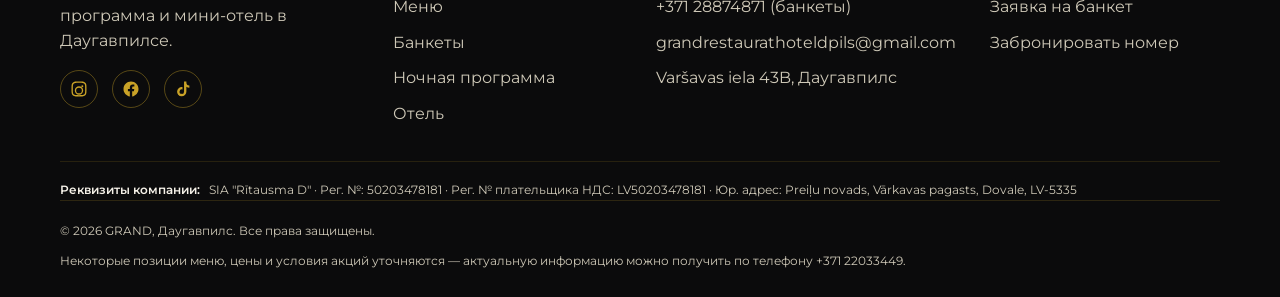
<file: ru/hotel.html>
<!DOCTYPE html>
<html lang="ru">
<head>
<meta charset="UTF-8">
<meta name="viewport" content="width=device-width, initial-scale=1.0">
<title>Отель — GRAND, мини-отель в Даугавпилсе</title>
<meta name="description" content="Мини-отель GRAND в Даугавпилсе: 2 номера и апартамента, включая люкс, завтраки, доступный вход с пандусом. Бронирование через Booking.com или заявку на сайте.">
<link rel="canonical" href="https://grand-daugavpils.lv/ru/hotel.html">
<link rel="alternate" hreflang="lv" href="https://grand-daugavpils.lv/hotel.html">
<link rel="alternate" hreflang="ru" href="https://grand-daugavpils.lv/ru/hotel.html">
<link rel="alternate" hreflang="en" href="https://grand-daugavpils.lv/en/hotel.html">
<link rel="alternate" hreflang="x-default" href="https://grand-daugavpils.lv/hotel.html">

<meta property="og:type" content="website">
<meta property="og:title" content="Отель — GRAND, мини-отель в Даугавпилсе">
<meta property="og:description" content="2 номера и апартамента при ресторане GRAND в Даугавпилсе — с завтраками и доступным входом.">
<meta property="og:image" content="/images/og-cover.jpg">
<meta property="og:locale" content="ru_RU">
<meta property="og:url" content="https://grand-daugavpils.lv/ru/hotel.html">

<link rel="icon" type="image/svg+xml" href="/favicon.svg">
<link rel="preconnect" href="https://fonts.googleapis.com">
<link rel="preconnect" href="https://fonts.gstatic.com" crossorigin>
<link href="https://fonts.googleapis.com/css2?family=Playfair+Display:wght@500;600;700&family=Montserrat:wght@400;500;600;700&display=swap" rel="stylesheet">
<link rel="stylesheet" href="/css/style.css">
</head>
<body>

<header class="site-header">
  <div class="container">
    <a href="/ru/" class="brand">GRAND</a>
    <button class="nav-toggle" aria-label="Открыть меню" aria-expanded="false">
      <span></span><span></span><span></span>
    </button>
    <nav class="main-nav" id="main-nav">
      <ul>
        <li><a href="/ru/#about">О GRAND</a></li>
        <li><a href="/ru/menu.html">Меню</a></li>
        <li><a href="/ru/#banquets">Банкеты</a></li>
        <li><a href="/ru/#night">Ночная программа</a></li>
        <li><a href="/ru/hotel.html">Отель</a></li>
        <li><a href="/ru/#gallery">Галерея</a></li>
        <li><a href="/ru/#contacts">Контакты</a></li>
      </ul>
      <a href="tel:+37122033449" class="nav-phone">+371 22033449</a>
      <div class="lang-switch">
        <a href="/hotel.html">LV</a>
        <a href="/ru/hotel.html" class="is-active">RU</a>
        <a href="/en/hotel.html">EN</a>
      </div>
    </nav>
  </div>
</header>

<main>

  <section class="page-hero">
    <div class="container">
      <span class="section-eyebrow">Мини-отель GRAND</span>
      <h1>Отель при ресторане GRAND</h1>
      <p>2 номера и апартамента, включая номера-люкс, с завтраком и доступным входом с пандусом — прямо там же, где ресторан, бар и банкетный зал.</p>
      <a href="/ru/" class="breadcrumb-back">← На главную</a>
    </div>
  </section>

  <section class="section section-dark">
    <div class="container">
      <div class="gallery-group reveal">
        <h3 class="gallery-group-title">Номер 1</h3>
        <div class="gallery-grid">
          <div class="ph ph-tall ph-photo"><img src="/images/hotel-room-1-1.jpg" alt="Номер 1 в отеле GRAND — диван и кровать" loading="lazy"></div>
          <div class="ph ph-tall ph-photo"><img src="/images/hotel-room-1-2.jpg" alt="Номер 1 в отеле GRAND — зона отдыха" loading="lazy"></div>
          <div class="ph ph-tall ph-photo"><img src="/images/hotel-room-1-3.jpg" alt="Номер 1 в отеле GRAND — ванная комната" loading="lazy"></div>
        </div>
      </div>
      <div class="gallery-group reveal">
        <h3 class="gallery-group-title">Номер 2</h3>
        <div class="gallery-grid">
          <div class="ph ph-tall ph-photo"><img src="/images/hotel-room-2-1.jpg" alt="Номер 2 в отеле GRAND — кровати и вид на комнату" loading="lazy"></div>
          <div class="ph ph-tall ph-photo"><img src="/images/hotel-room-2-2.jpg" alt="Номер 2 в отеле GRAND — ванная комната" loading="lazy"></div>
          <div class="ph ph-tall ph-photo"><img src="/images/hotel-room-2-3.jpg" alt="Номер 2 в отеле GRAND — комната с телевизором" loading="lazy"></div>
        </div>
      </div>
    </div>
  </section>

  <section class="section section-light">
    <div class="container">
      <div class="two-col reveal">
        <div>
          <span class="section-eyebrow">Номера</span>
          <h2>2 номера и апартамента</h2>
          <ul class="feature-list">
            <li>Стандартные номера и апартаменты</li>
            <li>Номера-люкс</li>
            <li>Завтрак включён</li>
            <li>Доступный вход и пандус</li>
            <li>Ресторан, бар и банкетный зал — в этом же здании</li>
          </ul>
          <p class="tag-note">Стоимость номеров уточняется индивидуально — оставьте заявку, и администратор подскажет цены и наличие на нужные даты.</p>
          <div class="btn-row mt-lg">
            <a href="https://www.booking.com/hotel/lv/grand-restaurant-amp.en-gb.html" target="_blank" rel="noopener" class="btn btn-dark">Забронировать на Booking.com</a>
            <a href="#hotel-form" class="btn btn-outline" style="border-color:var(--color-black);">Уточнить цены и наличие</a>
          </div>
        </div>
        <div class="ph ph-wide ph-photo"><img src="/images/hotel-lobby.jpg" alt="Общая зона отдыха отеля GRAND" loading="lazy"></div>
      </div>
    </div>
  </section>

  <section class="section section-dark" id="hotel-form">
    <div class="container">
      <div class="section-head reveal">
        <span class="section-eyebrow">Заявка на бронирование</span>
        <h2>Уточнить цены и наличие номеров</h2>
        <p class="muted">Оставьте даты и пожелания — администратор свяжется с вами и подскажет свободные номера и стоимость.</p>
      </div>
      <div class="form-card reveal" style="max-width:720px;margin:0 auto;">
        <form data-grand-form="hotel-booking" data-whatsapp-title="Заявка на номер в отеле GRAND" novalidate>
          <div class="form-grid cols-2">
            <div class="form-group">
              <label for="hotel-checkin">Дата заезда *</label>
              <input type="date" id="hotel-checkin" name="checkin" required data-error-message="Укажите дату заезда">
              <span class="form-error"></span>
            </div>
            <div class="form-group">
              <label for="hotel-checkout">Дата выезда *</label>
              <input type="date" id="hotel-checkout" name="checkout" required data-error-message="Укажите дату выезда">
              <span class="form-error"></span>
            </div>
            <div class="form-group">
              <label for="hotel-guests">Количество гостей *</label>
              <input type="number" id="hotel-guests" name="guests" min="1" required data-error-message="Укажите количество гостей">
              <span class="form-error"></span>
            </div>
            <div class="form-group">
              <label for="hotel-phone">Телефон *</label>
              <input type="tel" id="hotel-phone" name="phone" required data-error-message="Укажите телефон">
              <span class="form-error"></span>
            </div>
          </div>
          <div class="form-group" style="margin-top:16px;">
            <label for="hotel-wishes">Пожелания</label>
            <textarea id="hotel-wishes" name="wishes" placeholder="Например: номер-люкс, доступный вход, ранний заезд"></textarea>
          </div>
          <div class="form-actions">
            <button type="submit" class="btn btn-gold">Отправить заявку</button>
            <a href="#" class="btn btn-whatsapp" data-whatsapp-fallback target="_blank" rel="noopener">Написать в WhatsApp</a>
            <a href="tel:+37128874871" class="btn btn-outline">Позвонить администратору</a>
          </div>
          <p class="form-status" data-form-status></p>
        </form>
        <p class="muted" style="margin-top:10px;">Администратор отеля: <a class="tel" href="tel:+37128874871" style="color:var(--color-gold-light);">+371 28874871</a></p>
      </div>
    </div>
  </section>

</main>

<footer class="site-footer">
  <div class="container">
    <div class="footer-grid">
      <div>
        <div class="footer-brand">GRAND</div>
        <p>Ресторан, бар, банкеты, ночная программа и мини-отель в Даугавпилсе.</p>
        <div class="footer-social">
          <a href="https://www.instagram.com/grand_hotel_and_restaurant/" target="_blank" rel="noopener" aria-label="Instagram"><svg viewBox="0 0 24 24" fill="currentColor" aria-hidden="true"><path d="M12 2c2.717 0 3.056.01 4.122.06 1.065.05 1.79.217 2.428.465.66.254 1.216.598 1.772 1.153a4.908 4.908 0 0 1 1.153 1.772c.247.637.415 1.363.465 2.428.048 1.066.06 1.405.06 4.122 0 2.717-.01 3.056-.06 4.122-.05 1.065-.218 1.79-.465 2.428a4.883 4.883 0 0 1-1.153 1.772 4.915 4.915 0 0 1-1.772 1.153c-.637.247-1.363.415-2.428.465-1.066.048-1.405.06-4.122.06-2.717 0-3.056-.01-4.122-.06-1.065-.05-1.79-.218-2.428-.465a4.89 4.89 0 0 1-1.772-1.153 4.904 4.904 0 0 1-1.153-1.772c-.248-.637-.415-1.363-.465-2.428C2.013 15.056 2 14.717 2 12c0-2.717.01-3.056.06-4.122.05-1.066.217-1.79.465-2.428a4.88 4.88 0 0 1 1.153-1.772A4.897 4.897 0 0 1 5.45 2.525c.637-.248 1.362-.415 2.428-.465C8.944 2.013 9.283 2 12 2zm0 1.802c-2.67 0-2.987.01-4.04.059-.976.045-1.505.207-1.858.344-.466.181-.8.399-1.15.748-.35.35-.566.683-.747 1.15-.137.353-.3.882-.344 1.857-.048 1.054-.059 1.37-.059 4.04 0 2.67.01 2.987.059 4.04.045.976.207 1.505.344 1.858.181.466.399.8.748 1.15.35.35.683.566 1.15.747.353.137.882.3 1.857.344 1.054.048 1.37.059 4.04.059 2.67 0 2.987-.01 4.04-.059.976-.045 1.505-.207 1.858-.344.466-.181.8-.398 1.15-.748.35-.35.566-.683.747-1.15.137-.353.3-.882.344-1.857.048-1.054.059-1.37.059-4.04 0-2.67-.01-2.987-.059-4.04-.045-.976-.207-1.505-.344-1.858a3.09 3.09 0 0 0-.748-1.15 3.098 3.098 0 0 0-1.15-.747c-.353-.137-.882-.3-1.857-.344-1.054-.048-1.37-.059-4.04-.059zm0 4.595a5.603 5.603 0 1 1 0 11.206 5.603 5.603 0 0 1 0-11.206zm0 1.802a3.801 3.801 0 1 0 0 7.602 3.801 3.801 0 0 0 0-7.602zm5.725-1.998a1.31 1.31 0 1 1-2.618 0 1.31 1.31 0 0 1 2.618 0z"/></svg></a>
          <a href="https://www.facebook.com/people/Grand-Restaurant/61566125824500/" target="_blank" rel="noopener" aria-label="Facebook"><svg viewBox="0 0 24 24" fill="currentColor" aria-hidden="true"><path d="M22 12.06C22 6.505 17.523 2 12 2S2 6.505 2 12.06c0 5.02 3.657 9.184 8.438 9.94v-7.03H7.898v-2.91h2.54V9.845c0-2.507 1.492-3.89 3.777-3.89 1.094 0 2.238.195 2.238.195v2.46h-1.26c-1.243 0-1.63.771-1.63 1.562v1.875h2.773l-.443 2.91h-2.33V22c4.78-.756 8.437-4.92 8.437-9.94z"/></svg></a>
          <a href="https://www.tiktok.com/@grand_restaurant__" target="_blank" rel="noopener" aria-label="TikTok"><svg viewBox="0 0 24 24" fill="currentColor" aria-hidden="true"><path d="M16.5 2h-3.1v13.5a3 3 0 1 1-2.1-2.86v-3.2a6.2 6.2 0 1 0 5.2 6.12V9.1a6.9 6.9 0 0 0 4 1.28V7.3a3.9 3.9 0 0 1-4-3.9V2z"/></svg></a>
        </div>
      </div>
      <div class="footer-col">
        <h4>Навигация</h4>
        <ul>
          <li><a href="/ru/#about">О GRAND</a></li>
          <li><a href="/ru/menu.html">Меню</a></li>
          <li><a href="/ru/#banquets">Банкеты</a></li>
          <li><a href="/ru/#night">Ночная программа</a></li>
          <li><a href="/ru/hotel.html">Отель</a></li>
        </ul>
      </div>
      <div class="footer-col">
        <h4>Контакты</h4>
        <ul>
          <li><a href="tel:+37122033449">+371 22033449</a></li>
          <li><a href="tel:+37128874871">+371 28874871 (банкеты)</a></li>
          <li><a href="mailto:grandrestaurathoteldpils@gmail.com">grandrestaurathoteldpils@gmail.com</a></li>
          <li>Varšavas iela 43B, Даугавпилс</li>
        </ul>
      </div>
      <div class="footer-col">
        <h4>Бронирование</h4>
        <ul>
          <li><a href="/ru/#booking">Забронировать стол</a></li>
          <li><a href="/ru/#banquet-form">Заявка на банкет</a></li>
          <li><a href="#hotel-form">Забронировать номер</a></li>
        </ul>
      </div>
    </div>
    <div class="footer-requisites">
      <span class="footer-requisites-title">Реквизиты компании:</span>
      SIA "Rītausma D" · Рег. №: 50203478181 · Рег. № плательщика НДС: LV50203478181 · Юр. адрес: Preiļu novads, Vārkavas pagasts, Dovale, LV-5335
    </div>
    <div class="footer-legal">
      <span>© <span id="year"></span> GRAND, Даугавпилс. Все права защищены.</span>
      <span>Некоторые позиции меню, цены и условия акций уточняются — актуальную информацию можно получить по телефону +371 22033449.</span>
    </div>
  </div>
</footer>

<div id="chat-widget-placeholder"></div>

<a class="whatsapp-float" href="https://wa.me/37122033449?text=%D0%97%D0%B4%D1%80%D0%B0%D0%B2%D1%81%D1%82%D0%B2%D1%83%D0%B9%D1%82%D0%B5!%20%D0%A5%D0%BE%D1%87%D1%83%20%D1%83%D0%B7%D0%BD%D0%B0%D1%82%D1%8C%20%D0%BF%D1%80%D0%BE%20GRAND" target="_blank" rel="noopener" aria-label="Написать в WhatsApp">
  <svg viewBox="0 0 32 32"><path d="M16 3C9 3 3.3 8.7 3.3 15.7c0 2.5.7 4.8 1.9 6.8L3 29l6.7-2.1c1.9 1 4 1.6 6.3 1.6 7 0 12.7-5.7 12.7-12.7S23 3 16 3zm0 23.1c-2 0-4-.5-5.7-1.6l-.4-.2-4 1.3 1.3-3.9-.3-.4a10.4 10.4 0 01-1.6-5.6c0-5.8 4.7-10.4 10.4-10.4S26.4 9.9 26.4 15.7 21.7 26.1 16 26.1zm5.7-7.8c-.3-.2-1.8-.9-2.1-1s-.5-.2-.7.2-.8 1-1 1.2-.4.2-.7.1a8.5 8.5 0 01-2.5-1.5 9.3 9.3 0 01-1.7-2.1c-.2-.3 0-.5.1-.6l.4-.5.3-.4a.6.6 0 000-.6c-.1-.2-.7-1.7-1-2.3s-.5-.5-.7-.5h-.6a1.2 1.2 0 00-.8.4 3.6 3.6 0 00-1.1 2.6c0 1.6 1.1 3.1 1.3 3.3.2.3 2.2 3.4 5.4 4.6.7.3 1.3.5 1.8.6.7.2 1.4.2 1.9.1.6-.1 1.8-.7 2-1.4.3-.7.3-1.3.2-1.4 0-.1-.3-.2-.6-.4z"/></svg>
</a>

<script src="/js/main.js"></script>
<script>
  document.getElementById("year").textContent = new Date().getFullYear();
  // Дата выезда не может быть раньше даты заезда
  var checkin = document.getElementById("hotel-checkin");
  var checkout = document.getElementById("hotel-checkout");
  if (checkin && checkout) {
    checkin.addEventListener("change", function () {
      checkout.setAttribute("min", checkin.value);
    });
  }
</script>
</body>
</html>
</file>
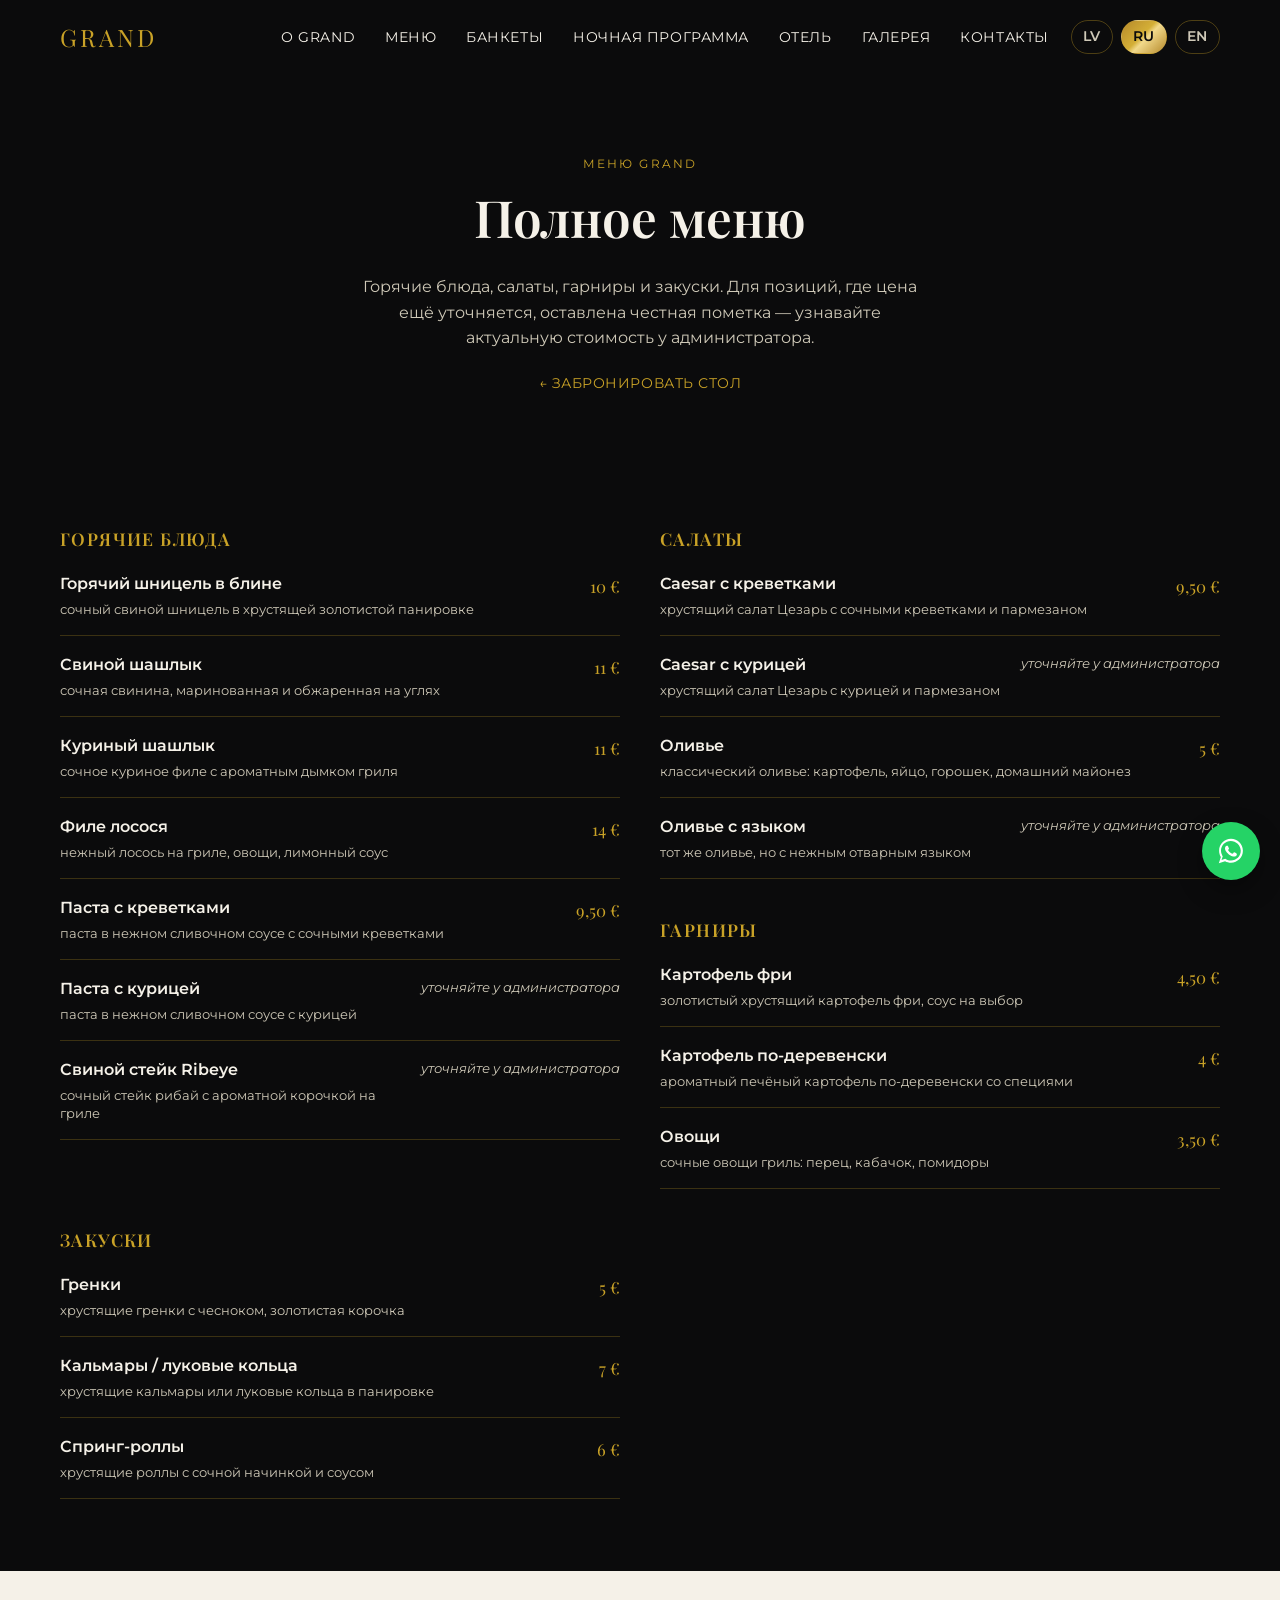
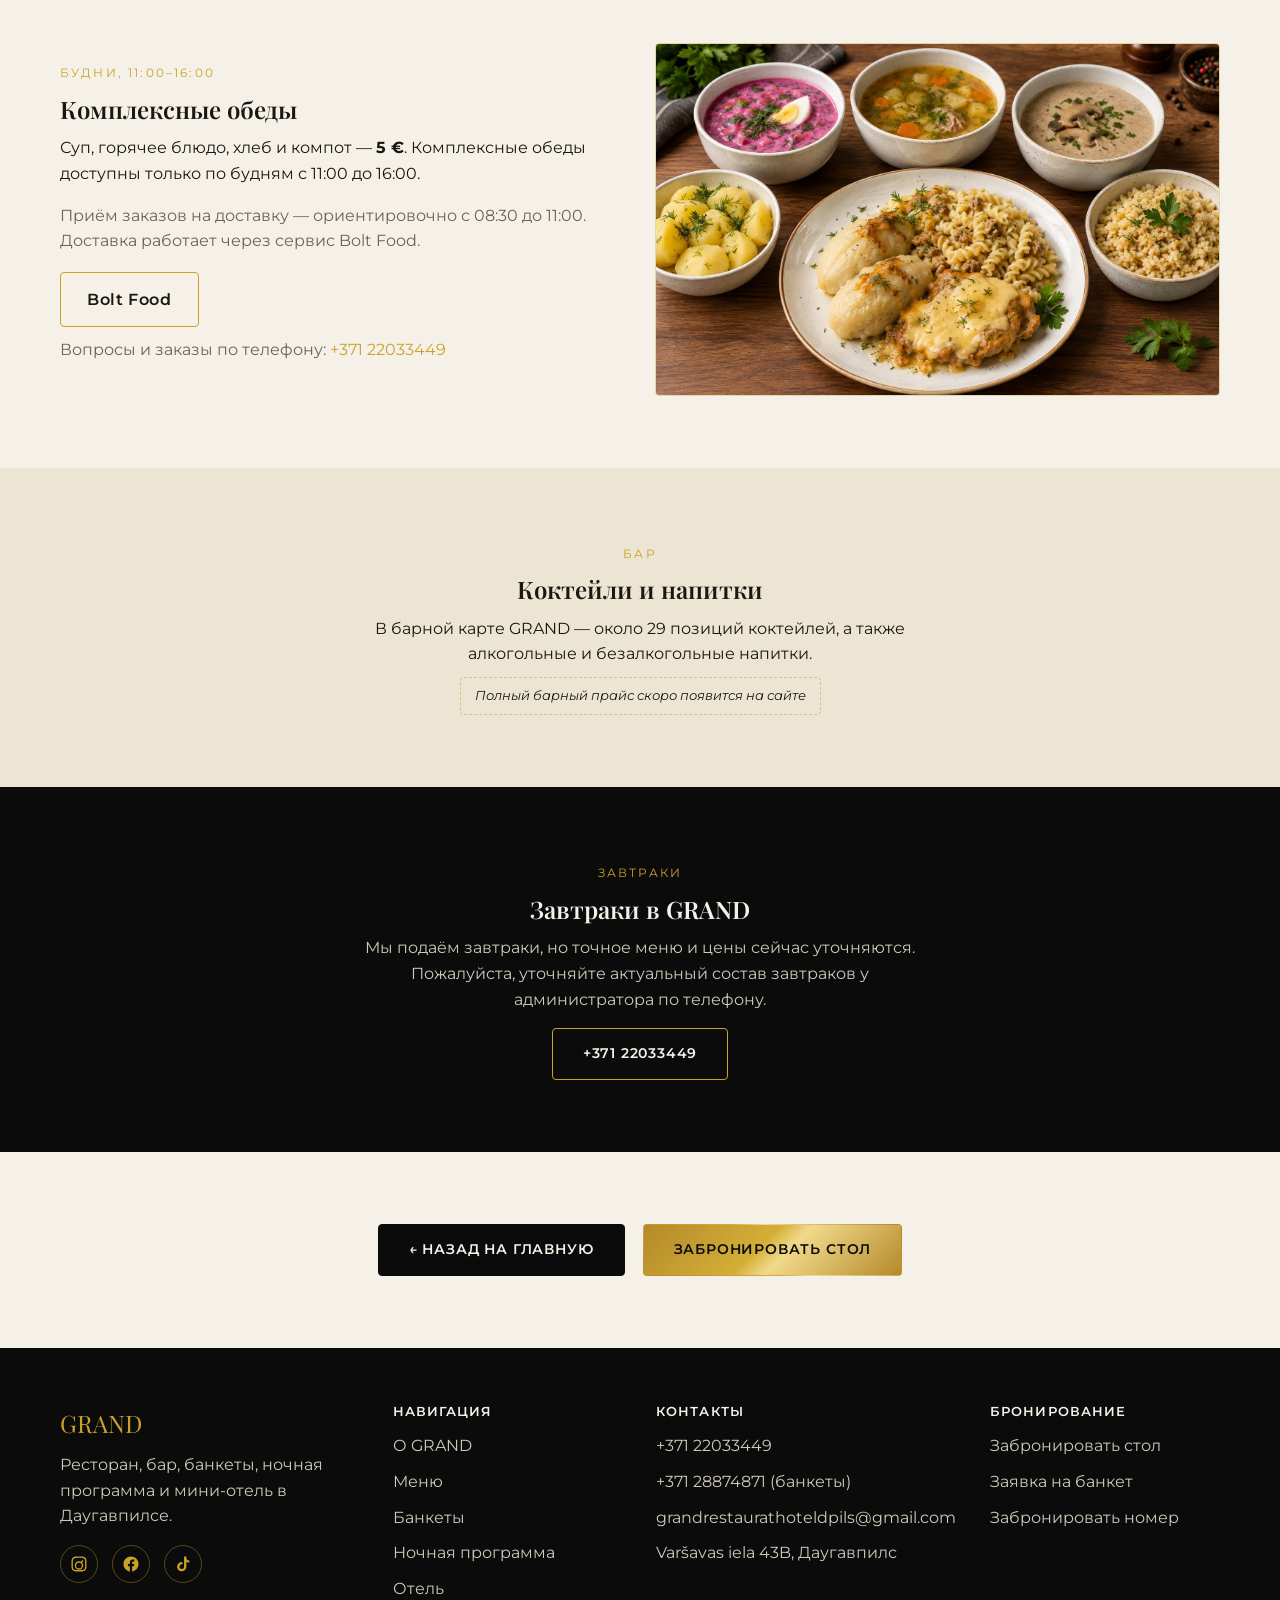
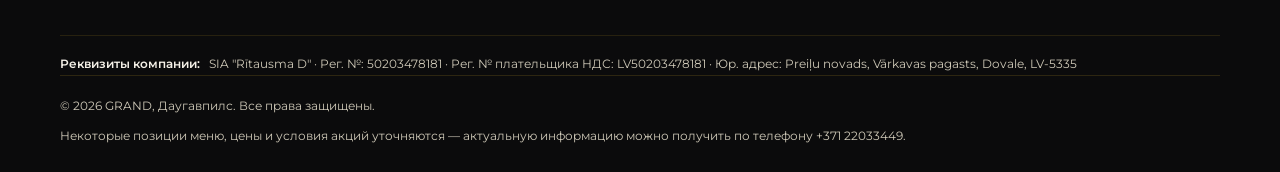
<file: ru/menu.html>
<!DOCTYPE html>
<html lang="ru">
<head>
<meta charset="UTF-8">
<meta name="viewport" content="width=device-width, initial-scale=1.0">
<title>Меню — GRAND, ресторан в Даугавпилсе</title>
<meta name="description" content="Полное меню ресторана GRAND в Даугавпилсе: горячие блюда, салаты, гарниры, закуски, комплексные обеды за 5 €, бар и завтраки. Актуальные цены на все позиции.">
<link rel="canonical" href="https://grand-daugavpils.lv/ru/menu.html">
<link rel="alternate" hreflang="lv" href="https://grand-daugavpils.lv/menu.html">
<link rel="alternate" hreflang="ru" href="https://grand-daugavpils.lv/ru/menu.html">
<link rel="alternate" hreflang="en" href="https://grand-daugavpils.lv/en/menu.html">
<link rel="alternate" hreflang="x-default" href="https://grand-daugavpils.lv/menu.html">

<meta property="og:type" content="website">
<meta property="og:title" content="Меню — GRAND, ресторан в Даугавпилсе">
<meta property="og:description" content="Горячие блюда, салаты, гарниры, закуски и комплексные обеды ресторана GRAND в Даугавпилсе.">
<meta property="og:image" content="/images/og-cover.jpg">
<meta property="og:locale" content="ru_RU">
<meta property="og:url" content="https://grand-daugavpils.lv/ru/menu.html">

<link rel="icon" type="image/svg+xml" href="/favicon.svg">
<link rel="preconnect" href="https://fonts.googleapis.com">
<link rel="preconnect" href="https://fonts.gstatic.com" crossorigin>
<link href="https://fonts.googleapis.com/css2?family=Playfair+Display:wght@500;600;700&family=Montserrat:wght@400;500;600;700&display=swap" rel="stylesheet">
<link rel="stylesheet" href="/css/style.css">
</head>
<body>

<header class="site-header">
  <div class="container">
    <a href="/ru/" class="brand">GRAND</a>
    <button class="nav-toggle" aria-label="Открыть меню" aria-expanded="false">
      <span></span><span></span><span></span>
    </button>
    <nav class="main-nav" id="main-nav">
      <ul>
        <li><a href="/ru/#about">О GRAND</a></li>
        <li><a href="/ru/menu.html">Меню</a></li>
        <li><a href="/ru/#banquets">Банкеты</a></li>
        <li><a href="/ru/#night">Ночная программа</a></li>
        <li><a href="/ru/hotel.html">Отель</a></li>
        <li><a href="/ru/#gallery">Галерея</a></li>
        <li><a href="/ru/#contacts">Контакты</a></li>
      </ul>
      <a href="tel:+37122033449" class="nav-phone">+371 22033449</a>
      <div class="lang-switch">
        <a href="/menu.html">LV</a>
        <a href="/ru/menu.html" class="is-active">RU</a>
        <a href="/en/menu.html">EN</a>
      </div>
    </nav>
  </div>
</header>

<main>

  <section class="page-hero">
    <div class="container">
      <span class="section-eyebrow">Меню GRAND</span>
      <h1>Полное меню</h1>
      <p>Горячие блюда, салаты, гарниры и закуски. Для позиций, где цена ещё уточняется, оставлена честная пометка — узнавайте актуальную стоимость у администратора.</p>
      <a href="/ru/#booking" class="breadcrumb-back">← Забронировать стол</a>
    </div>
  </section>

  <!-- ГОРЯЧИЕ БЛЮДА -->
  <section class="section section-dark">
    <div class="container">
      <div class="two-col reveal">
        <div>
          <h2 class="menu-group-title">Горячие блюда</h2>
          <div class="menu-list">
            <div class="menu-row"><span class="name-block"><span class="name">Горячий шницель в блине</span><span class="dish-description">сочный свиной шницель в хрустящей золотистой панировке</span></span><span class="price">10 €</span></div>
            <div class="menu-row"><span class="name-block"><span class="name">Свиной шашлык</span><span class="dish-description">сочная свинина, маринованная и обжаренная на углях</span></span><span class="price">11 €</span></div>
            <div class="menu-row"><span class="name-block"><span class="name">Куриный шашлык</span><span class="dish-description">сочное куриное филе с ароматным дымком гриля</span></span><span class="price">11 €</span></div>
            <div class="menu-row"><span class="name-block"><span class="name">Филе лосося</span><span class="dish-description">нежный лосось на гриле, овощи, лимонный соус</span></span><span class="price">14 €</span></div>
            <div class="menu-row"><span class="name-block"><span class="name">Паста с креветками</span><span class="dish-description">паста в нежном сливочном соусе с сочными креветками</span></span><span class="price">9,50 €</span></div>
            <div class="menu-row"><span class="name-block"><span class="name">Паста с курицей</span><span class="dish-description">паста в нежном сливочном соусе с курицей</span></span><span class="price tbd">уточняйте у администратора</span></div>
            <div class="menu-row"><span class="name-block"><span class="name">Свиной стейк Ribeye</span><span class="dish-description">сочный стейк рибай с ароматной корочкой на гриле</span></span><span class="price tbd">уточняйте у администратора</span></div>
          </div>
        </div>
        <div>
          <h2 class="menu-group-title">Салаты</h2>
          <div class="menu-list">
            <div class="menu-row"><span class="name-block"><span class="name">Caesar с креветками</span><span class="dish-description">хрустящий салат Цезарь с сочными креветками и пармезаном</span></span><span class="price">9,50 €</span></div>
            <div class="menu-row"><span class="name-block"><span class="name">Caesar с курицей</span><span class="dish-description">хрустящий салат Цезарь с курицей и пармезаном</span></span><span class="price tbd">уточняйте у администратора</span></div>
            <div class="menu-row"><span class="name-block"><span class="name">Оливье</span><span class="dish-description">классический оливье: картофель, яйцо, горошек, домашний майонез</span></span><span class="price">5 €</span></div>
            <div class="menu-row"><span class="name-block"><span class="name">Оливье с языком</span><span class="dish-description">тот же оливье, но с нежным отварным языком</span></span><span class="price tbd">уточняйте у администратора</span></div>
          </div>

          <h2 class="menu-group-title mt-lg">Гарниры</h2>
          <div class="menu-list">
            <div class="menu-row"><span class="name-block"><span class="name">Картофель фри</span><span class="dish-description">золотистый хрустящий картофель фри, соус на выбор</span></span><span class="price">4,50 €</span></div>
            <div class="menu-row"><span class="name-block"><span class="name">Картофель по-деревенски</span><span class="dish-description">ароматный печёный картофель по-деревенски со специями</span></span><span class="price">4 €</span></div>
            <div class="menu-row"><span class="name-block"><span class="name">Овощи</span><span class="dish-description">сочные овощи гриль: перец, кабачок, помидоры</span></span><span class="price">3,50 €</span></div>
          </div>
        </div>
      </div>

      <div class="reveal mt-lg" style="max-width:560px;">
        <h2 class="menu-group-title">Закуски</h2>
        <div class="menu-list">
          <div class="menu-row"><span class="name-block"><span class="name">Гренки</span><span class="dish-description">хрустящие гренки с чесноком, золотистая корочка</span></span><span class="price">5 €</span></div>
          <div class="menu-row"><span class="name-block"><span class="name">Кальмары / луковые кольца</span><span class="dish-description">хрустящие кальмары или луковые кольца в панировке</span></span><span class="price">7 €</span></div>
          <div class="menu-row"><span class="name-block"><span class="name">Спринг-роллы</span><span class="dish-description">хрустящие роллы с сочной начинкой и соусом</span></span><span class="price">6 €</span></div>
        </div>
      </div>
    </div>
  </section>

  <!-- КОМПЛЕКСНЫЕ ОБЕДЫ -->
  <section class="section section-light">
    <div class="container">
      <div class="info-strip reveal">
        <div>
          <span class="section-eyebrow">Будни, 11:00–16:00</span>
          <h2>Комплексные обеды</h2>
          <p>Суп, горячее блюдо, хлеб и компот — <strong>5 €</strong>. Комплексные обеды доступны только по будням с 11:00 до 16:00.</p>
          <p class="muted">Приём заказов на доставку — ориентировочно с 08:30 до 11:00. Доставка работает через сервис Bolt Food.</p>
          <div class="delivery-buttons">
            <a href="https://food.bolt.eu/en/278-daugavpils/p/195568-restorans-grand/" target="_blank" rel="noopener">Bolt Food</a>
          </div>
          <p class="muted" style="margin-top:10px;">Вопросы и заказы по телефону: <a class="tel" href="tel:+37122033449" style="color:var(--color-gold);">+371 22033449</a></p>
        </div>
        <div class="ph ph-wide ph-photo"><img src="/images/lunch-set.jpg" alt="Комплексный обед в GRAND" loading="lazy"></div>
      </div>
    </div>
  </section>

  <!-- БАР -->
  <section class="section section-alt">
    <div class="container text-center reveal">
      <span class="section-eyebrow">Бар</span>
      <h2>Коктейли и напитки</h2>
      <p class="muted" style="max-width:560px;margin:0 auto;">В барной карте GRAND — около 29 позиций коктейлей, а также алкогольные и безалкогольные напитки.</p>
      <span class="tag-note">Полный барный прайс скоро появится на сайте</span>
    </div>
  </section>

  <!-- ЗАВТРАКИ -->
  <section class="section section-dark">
    <div class="container text-center reveal">
      <span class="section-eyebrow">Завтраки</span>
      <h2>Завтраки в GRAND</h2>
      <p class="muted" style="max-width:560px;margin:0 auto;">Мы подаём завтраки, но точное меню и цены сейчас уточняются. Пожалуйста, уточняйте актуальный состав завтраков у администратора по телефону.</p>
      <a href="tel:+37122033449" class="btn btn-outline" style="margin-top:16px;">+371 22033449</a>
    </div>
  </section>

  <section class="section section-light text-center">
    <div class="container reveal">
      <a href="/ru/" class="btn btn-dark">← Назад на главную</a>
      <a href="/ru/#booking" class="btn btn-gold" style="margin-left:14px;">Забронировать стол</a>
    </div>
  </section>

</main>

<footer class="site-footer">
  <div class="container">
    <div class="footer-grid">
      <div>
        <div class="footer-brand">GRAND</div>
        <p>Ресторан, бар, банкеты, ночная программа и мини-отель в Даугавпилсе.</p>
        <div class="footer-social">
          <a href="https://www.instagram.com/grand_hotel_and_restaurant/" target="_blank" rel="noopener" aria-label="Instagram"><svg viewBox="0 0 24 24" fill="currentColor" aria-hidden="true"><path d="M12 2c2.717 0 3.056.01 4.122.06 1.065.05 1.79.217 2.428.465.66.254 1.216.598 1.772 1.153a4.908 4.908 0 0 1 1.153 1.772c.247.637.415 1.363.465 2.428.048 1.066.06 1.405.06 4.122 0 2.717-.01 3.056-.06 4.122-.05 1.065-.218 1.79-.465 2.428a4.883 4.883 0 0 1-1.153 1.772 4.915 4.915 0 0 1-1.772 1.153c-.637.247-1.363.415-2.428.465-1.066.048-1.405.06-4.122.06-2.717 0-3.056-.01-4.122-.06-1.065-.05-1.79-.218-2.428-.465a4.89 4.89 0 0 1-1.772-1.153 4.904 4.904 0 0 1-1.153-1.772c-.248-.637-.415-1.363-.465-2.428C2.013 15.056 2 14.717 2 12c0-2.717.01-3.056.06-4.122.05-1.066.217-1.79.465-2.428a4.88 4.88 0 0 1 1.153-1.772A4.897 4.897 0 0 1 5.45 2.525c.637-.248 1.362-.415 2.428-.465C8.944 2.013 9.283 2 12 2zm0 1.802c-2.67 0-2.987.01-4.04.059-.976.045-1.505.207-1.858.344-.466.181-.8.399-1.15.748-.35.35-.566.683-.747 1.15-.137.353-.3.882-.344 1.857-.048 1.054-.059 1.37-.059 4.04 0 2.67.01 2.987.059 4.04.045.976.207 1.505.344 1.858.181.466.399.8.748 1.15.35.35.683.566 1.15.747.353.137.882.3 1.857.344 1.054.048 1.37.059 4.04.059 2.67 0 2.987-.01 4.04-.059.976-.045 1.505-.207 1.858-.344.466-.181.8-.398 1.15-.748.35-.35.566-.683.747-1.15.137-.353.3-.882.344-1.857.048-1.054.059-1.37.059-4.04 0-2.67-.01-2.987-.059-4.04-.045-.976-.207-1.505-.344-1.858a3.09 3.09 0 0 0-.748-1.15 3.098 3.098 0 0 0-1.15-.747c-.353-.137-.882-.3-1.857-.344-1.054-.048-1.37-.059-4.04-.059zm0 4.595a5.603 5.603 0 1 1 0 11.206 5.603 5.603 0 0 1 0-11.206zm0 1.802a3.801 3.801 0 1 0 0 7.602 3.801 3.801 0 0 0 0-7.602zm5.725-1.998a1.31 1.31 0 1 1-2.618 0 1.31 1.31 0 0 1 2.618 0z"/></svg></a>
          <a href="https://www.facebook.com/people/Grand-Restaurant/61566125824500/" target="_blank" rel="noopener" aria-label="Facebook"><svg viewBox="0 0 24 24" fill="currentColor" aria-hidden="true"><path d="M22 12.06C22 6.505 17.523 2 12 2S2 6.505 2 12.06c0 5.02 3.657 9.184 8.438 9.94v-7.03H7.898v-2.91h2.54V9.845c0-2.507 1.492-3.89 3.777-3.89 1.094 0 2.238.195 2.238.195v2.46h-1.26c-1.243 0-1.63.771-1.63 1.562v1.875h2.773l-.443 2.91h-2.33V22c4.78-.756 8.437-4.92 8.437-9.94z"/></svg></a>
          <a href="https://www.tiktok.com/@grand_restaurant__" target="_blank" rel="noopener" aria-label="TikTok"><svg viewBox="0 0 24 24" fill="currentColor" aria-hidden="true"><path d="M16.5 2h-3.1v13.5a3 3 0 1 1-2.1-2.86v-3.2a6.2 6.2 0 1 0 5.2 6.12V9.1a6.9 6.9 0 0 0 4 1.28V7.3a3.9 3.9 0 0 1-4-3.9V2z"/></svg></a>
        </div>
      </div>
      <div class="footer-col">
        <h4>Навигация</h4>
        <ul>
          <li><a href="/ru/#about">О GRAND</a></li>
          <li><a href="/ru/menu.html">Меню</a></li>
          <li><a href="/ru/#banquets">Банкеты</a></li>
          <li><a href="/ru/#night">Ночная программа</a></li>
          <li><a href="/ru/hotel.html">Отель</a></li>
        </ul>
      </div>
      <div class="footer-col">
        <h4>Контакты</h4>
        <ul>
          <li><a href="tel:+37122033449">+371 22033449</a></li>
          <li><a href="tel:+37128874871">+371 28874871 (банкеты)</a></li>
          <li><a href="mailto:grandrestaurathoteldpils@gmail.com">grandrestaurathoteldpils@gmail.com</a></li>
          <li>Varšavas iela 43B, Даугавпилс</li>
        </ul>
      </div>
      <div class="footer-col">
        <h4>Бронирование</h4>
        <ul>
          <li><a href="/ru/#booking">Забронировать стол</a></li>
          <li><a href="/ru/#banquet-form">Заявка на банкет</a></li>
          <li><a href="/ru/hotel.html">Забронировать номер</a></li>
        </ul>
      </div>
    </div>
    <div class="footer-requisites">
      <span class="footer-requisites-title">Реквизиты компании:</span>
      SIA "Rītausma D" · Рег. №: 50203478181 · Рег. № плательщика НДС: LV50203478181 · Юр. адрес: Preiļu novads, Vārkavas pagasts, Dovale, LV-5335
    </div>
    <div class="footer-legal">
      <span>© <span id="year"></span> GRAND, Даугавпилс. Все права защищены.</span>
      <span>Некоторые позиции меню, цены и условия акций уточняются — актуальную информацию можно получить по телефону +371 22033449.</span>
    </div>
  </div>
</footer>

<div id="chat-widget-placeholder"></div>

<a class="whatsapp-float" href="https://wa.me/37122033449?text=%D0%97%D0%B4%D1%80%D0%B0%D0%B2%D1%81%D1%82%D0%B2%D1%83%D0%B9%D1%82%D0%B5!%20%D0%A5%D0%BE%D1%87%D1%83%20%D1%83%D0%B7%D0%BD%D0%B0%D1%82%D1%8C%20%D0%BF%D1%80%D0%BE%20GRAND" target="_blank" rel="noopener" aria-label="Написать в WhatsApp">
  <svg viewBox="0 0 32 32"><path d="M16 3C9 3 3.3 8.7 3.3 15.7c0 2.5.7 4.8 1.9 6.8L3 29l6.7-2.1c1.9 1 4 1.6 6.3 1.6 7 0 12.7-5.7 12.7-12.7S23 3 16 3zm0 23.1c-2 0-4-.5-5.7-1.6l-.4-.2-4 1.3 1.3-3.9-.3-.4a10.4 10.4 0 01-1.6-5.6c0-5.8 4.7-10.4 10.4-10.4S26.4 9.9 26.4 15.7 21.7 26.1 16 26.1zm5.7-7.8c-.3-.2-1.8-.9-2.1-1s-.5-.2-.7.2-.8 1-1 1.2-.4.2-.7.1a8.5 8.5 0 01-2.5-1.5 9.3 9.3 0 01-1.7-2.1c-.2-.3 0-.5.1-.6l.4-.5.3-.4a.6.6 0 000-.6c-.1-.2-.7-1.7-1-2.3s-.5-.5-.7-.5h-.6a1.2 1.2 0 00-.8.4 3.6 3.6 0 00-1.1 2.6c0 1.6 1.1 3.1 1.3 3.3.2.3 2.2 3.4 5.4 4.6.7.3 1.3.5 1.8.6.7.2 1.4.2 1.9.1.6-.1 1.8-.7 2-1.4.3-.7.3-1.3.2-1.4 0-.1-.3-.2-.6-.4z"/></svg>
</a>

<script src="/js/main.js"></script>
<script>document.getElementById("year").textContent = new Date().getFullYear();</script>
</body>
</html>
</file>
<file: css/style.css>
/* =========================================================
   GRAND — restaurant / bar / banquets / hotel
   Base stylesheet (mobile-first)
   ========================================================= */

:root {
  --color-black: #0b0b0c;
  --color-black-2: #121212;
  --color-gold: #c9a227;
  --color-gold-light: #d4af37;
  --color-cream: #f5f1e8;
  --color-cream-2: #ece5d3;
  --color-text-dark: #1a1712;
  --color-muted-on-dark: #cfc9b8;
  --color-muted-on-light: #6b6355;

  --font-heading: "Playfair Display", "Georgia", serif;
  --font-body: "Montserrat", "Segoe UI", sans-serif;

  --container-max: 1200px;
  --radius: 4px;
  --transition: 0.35s ease;

  --gold-gradient: linear-gradient(135deg, #b5892a 0%, #d4af37 45%, #f1d98b 55%, #b5892a 100%);
}

/* ---------- reset ---------- */
*, *::before, *::after { box-sizing: border-box; }
html { scroll-behavior: smooth; }
body {
  margin: 0;
  background: var(--color-cream);
  color: var(--color-text-dark);
  font-family: var(--font-body);
  line-height: 1.6;
  -webkit-font-smoothing: antialiased;
}
img { max-width: 100%; display: block; }
a { color: inherit; text-decoration: none; }
ul { list-style: none; margin: 0; padding: 0; }
h1, h2, h3, h4 {
  font-family: var(--font-heading);
  font-weight: 600;
  line-height: 1.2;
  margin: 0 0 0.5em;
}
p { margin: 0 0 1em; }
button { font-family: inherit; cursor: pointer; }
input, select, textarea { font-family: inherit; font-size: 1rem; }

.container {
  width: 100%;
  max-width: var(--container-max);
  margin: 0 auto;
  padding: 0 20px;
}

.section { padding: 72px 0; }
.section-dark {
  background: var(--color-black);
  color: var(--color-cream);
}
.section-dark .muted { color: var(--color-muted-on-dark); }
.section-light {
  background: var(--color-cream);
  color: var(--color-text-dark);
}
.section-light .muted { color: var(--color-muted-on-light); }
.section-alt {
  background: var(--color-cream-2);
  color: var(--color-text-dark);
}

.section-head {
  text-align: center;
  max-width: 680px;
  margin: 0 auto 44px;
}
.section-eyebrow {
  display: inline-block;
  color: var(--color-gold);
  font-family: var(--font-body);
  letter-spacing: 0.18em;
  text-transform: uppercase;
  font-size: 0.75rem;
  margin-bottom: 12px;
}
.section-head h2 { font-size: clamp(1.7rem, 4vw, 2.5rem); }
.section-head p { margin-top: 12px; }

.divider {
  width: 64px;
  height: 2px;
  margin: 18px auto;
  background: var(--gold-gradient);
  border: none;
}
.divider.left { margin: 18px 0; }

/* ---------- buttons ---------- */
.btn {
  display: inline-flex;
  align-items: center;
  justify-content: center;
  gap: 8px;
  padding: 14px 30px;
  border-radius: var(--radius);
  border: 1px solid transparent;
  font-size: 0.85rem;
  font-weight: 600;
  letter-spacing: 0.06em;
  text-transform: uppercase;
  transition: transform var(--transition), box-shadow var(--transition), background var(--transition), color var(--transition), border-color var(--transition);
  cursor: pointer;
}
.btn-gold {
  background: var(--gold-gradient);
  color: var(--color-black);
}
.btn-gold:hover { transform: translateY(-2px); box-shadow: 0 10px 24px rgba(201, 162, 39, 0.35); }
.btn-outline {
  background: transparent;
  border-color: var(--color-gold);
  color: inherit;
}
.btn-outline:hover { background: rgba(201, 162, 39, 0.12); transform: translateY(-2px); }
.btn-dark {
  background: var(--color-black);
  color: var(--color-cream);
  border-color: var(--color-black);
}
.btn-dark:hover { background: var(--color-black-2); transform: translateY(-2px); }
.btn-whatsapp {
  background: #25d366;
  color: #fff;
}
.btn-whatsapp:hover { transform: translateY(-2px); box-shadow: 0 10px 24px rgba(37, 211, 102, 0.35); }
.btn-sm { padding: 10px 20px; font-size: 0.78rem; }
.btn-block { width: 100%; }
.btn-row { display: flex; flex-wrap: wrap; gap: 14px; }

/* ---------- header ---------- */
.site-header {
  position: fixed;
  top: 0; left: 0; right: 0;
  z-index: 100;
  padding: 18px 0;
  background: transparent;
  transition: background var(--transition), padding var(--transition), box-shadow var(--transition);
}
.site-header.is-scrolled {
  background: rgba(11, 11, 12, 0.94);
  padding: 12px 0;
  box-shadow: 0 6px 20px rgba(0,0,0,0.25);
}
.site-header .container {
  display: flex;
  align-items: center;
  justify-content: space-between;
}
.brand {
  font-family: var(--font-heading);
  font-size: 1.5rem;
  letter-spacing: 0.12em;
  color: var(--color-gold);
}
.nav-toggle {
  display: flex;
  flex-direction: column;
  gap: 5px;
  background: none;
  border: none;
  padding: 8px;
  z-index: 110;
}
.nav-toggle span {
  width: 26px;
  height: 2px;
  background: var(--color-cream);
  transition: transform var(--transition), opacity var(--transition);
}
.nav-toggle.is-open span:nth-child(1) { transform: translateY(7px) rotate(45deg); }
.nav-toggle.is-open span:nth-child(2) { opacity: 0; }
.nav-toggle.is-open span:nth-child(3) { transform: translateY(-7px) rotate(-45deg); }

.main-nav {
  position: fixed;
  inset: 0;
  background: rgba(11, 11, 12, 0.98);
  display: flex;
  align-items: center;
  justify-content: center;
  transform: translateY(-100%);
  opacity: 0;
  transition: transform var(--transition), opacity var(--transition);
  z-index: 105;
}
.main-nav.is-open { transform: translateY(0); opacity: 1; }
.main-nav ul {
  display: flex;
  flex-direction: column;
  gap: 22px;
  text-align: center;
}
.main-nav a {
  color: var(--color-cream);
  font-family: var(--font-heading);
  font-size: 1.4rem;
  letter-spacing: 0.04em;
}
.main-nav a:hover { color: var(--color-gold); }
.main-nav .nav-phone {
  margin-top: 20px;
  color: var(--color-gold);
  font-family: var(--font-body);
  font-size: 1rem;
}

/* ---------- language switcher ---------- */
.lang-switch {
  display: flex;
  gap: 8px;
  margin-top: 24px;
}
.lang-switch a {
  font-family: var(--font-body);
  font-size: 0.75rem;
  font-weight: 600;
  letter-spacing: 0.05em;
  color: var(--color-muted-on-dark);
  border: 1px solid rgba(201,162,39,0.35);
  padding: 5px 11px;
  border-radius: 999px;
  transition: background var(--transition), color var(--transition), border-color var(--transition);
}
.lang-switch a:hover { border-color: var(--color-gold); color: var(--color-gold-light); }
.lang-switch a.is-active {
  color: var(--color-black);
  background: var(--gold-gradient);
  border-color: transparent;
}

@media (min-width: 1024px) {
  .nav-toggle { display: none; }
  .main-nav {
    position: static;
    background: none;
    transform: none;
    opacity: 1;
    inset: auto;
  }
  .main-nav ul { flex-direction: row; gap: 30px; }
  .main-nav a { font-family: var(--font-body); font-size: 0.85rem; letter-spacing: 0.04em; text-transform: uppercase; }
  .main-nav .nav-phone { display: none; }
  .lang-switch { margin-top: 0; margin-left: 22px; }
}

/* ---------- hero ---------- */
.hero {
  position: relative;
  min-height: 100svh;
  display: flex;
  align-items: center;
  justify-content: center;
  text-align: center;
  color: var(--color-cream);
  overflow: hidden;
  background: #000;
}
.hero-media {
  position: absolute;
  inset: 0;
  background:
    radial-gradient(ellipse at center, rgba(11,11,12,0.35) 0%, rgba(11,11,12,0.86) 78%),
    linear-gradient(160deg, #1c1710 0%, #0b0b0c 55%, #000 100%);
}
.hero-media::after {
  content: "";
  position: absolute;
  inset: 0;
  background-image:
    repeating-linear-gradient(115deg, rgba(201,162,39,0.05) 0px, rgba(201,162,39,0.05) 2px, transparent 2px, transparent 60px);
}
.hero-content {
  position: relative;
  z-index: 2;
  padding: 0 20px;
  max-width: 780px;
}
.hero-badge {
  display: inline-block;
  border: 1px solid var(--color-gold);
  color: var(--color-gold-light);
  padding: 8px 18px;
  border-radius: 999px;
  font-size: 0.72rem;
  letter-spacing: 0.14em;
  text-transform: uppercase;
  margin-bottom: 26px;
}
.hero-content .brand-xl {
  font-size: clamp(3rem, 12vw, 6.5rem);
  letter-spacing: 0.08em;
  margin-bottom: 10px;
  color: var(--color-gold);
}
.hero-sub {
  font-size: clamp(1rem, 2.2vw, 1.3rem);
  color: var(--color-muted-on-dark);
  max-width: 560px;
  margin: 0 auto 34px;
}
.hero-actions {
  display: flex;
  flex-wrap: wrap;
  gap: 16px;
  justify-content: center;
}
.hero-scroll {
  position: absolute;
  bottom: 26px;
  left: 50%;
  transform: translateX(-50%);
  z-index: 2;
  width: 1px;
  height: 46px;
  background: linear-gradient(var(--color-gold), transparent);
}

/* ---------- placeholder media ---------- */
.ph {
  position: relative;
  width: 100%;
  aspect-ratio: 4 / 3;
  border-radius: var(--radius);
  overflow: hidden;
  background: linear-gradient(155deg, #17140d 0%, #0b0b0c 60%, #1a1610 100%);
  display: flex;
  align-items: center;
  justify-content: center;
  color: var(--color-gold);
  border: 1px solid rgba(201,162,39,0.25);
}
.ph::before {
  content: "";
  position: absolute;
  inset: 0;
  background-image: linear-gradient(135deg, rgba(201,162,39,0.12) 25%, transparent 25%, transparent 50%, rgba(201,162,39,0.12) 50%, rgba(201,162,39,0.12) 75%, transparent 75%, transparent);
  background-size: 34px 34px;
  opacity: 0.5;
}
.ph svg { width: 34%; height: 34%; position: relative; z-index: 1; opacity: 0.85; }
.ph-label {
  position: absolute;
  bottom: 10px;
  left: 10px;
  right: 10px;
  z-index: 1;
  font-size: 0.68rem;
  letter-spacing: 0.06em;
  color: var(--color-muted-on-dark);
  text-transform: uppercase;
  opacity: 0.75;
}
.ph.ph-wide { aspect-ratio: 16 / 10; }
/* реальное фото вместо заглушки: добавьте класс ph-photo и замените
   содержимое .ph на <img src="/images/файл.jpg" alt="..." loading="lazy"> */
.ph-photo { background: none; border-color: rgba(201,162,39,0.35); }
.ph-photo::before { display: none; }
.ph-photo img { width: 100%; height: 100%; object-fit: cover; display: block; }
.ph.ph-square { aspect-ratio: 1 / 1; }
.ph.ph-tall { aspect-ratio: 3 / 4; }

/* ---------- about ---------- */
.about-grid {
  display: grid;
  grid-template-columns: 1fr;
  gap: 40px;
  align-items: center;
}
.about-photos {
  display: grid;
  grid-template-columns: repeat(3, 1fr);
  gap: 12px;
}
.about-photos .ph:nth-child(1) { grid-column: span 2; }
.feature-list { margin-top: 22px; display: grid; gap: 12px; }
.feature-list li { display: flex; gap: 10px; align-items: baseline; }
.feature-list li::before { content: "—"; color: var(--color-gold); }

@media (min-width: 900px) {
  .about-grid { grid-template-columns: 1fr 1fr; }
}

/* ---------- cards grid ---------- */
.card-grid {
  display: grid;
  grid-template-columns: 1fr;
  gap: 24px;
}
@media (min-width: 640px) { .card-grid { grid-template-columns: repeat(2, 1fr); } }
@media (min-width: 1024px) { .card-grid.cols-4 { grid-template-columns: repeat(4, 1fr); } }
@media (min-width: 900px) { .card-grid.cols-3 { grid-template-columns: repeat(3, 1fr); } }

/* "Хиты меню" on mobile only: horizontal snap-scroll carousel, capped to 4 cards.
   Scoped to .menu-hits-grid so it never touches .card-grid used by other sections
   (banquet packages, etc.) or the desktop layout of this same block. */
@media (max-width: 767px) {
  .menu-hits-grid {
    display: flex;
    gap: 16px;
    overflow-x: auto;
    scroll-snap-type: x mandatory;
    -webkit-overflow-scrolling: touch;
    margin: 0 -20px;
    padding: 0 20px 6px;
  }
  .menu-hits-grid .menu-card {
    flex: 0 0 78%;
    scroll-snap-align: center;
  }
  /* show only the first 4 dishes on mobile so "Банкеты" stays closer to the top of the scroll */
  .menu-hits-grid .menu-card:nth-child(n + 5) {
    display: none;
  }
}

.menu-card {
  background: var(--color-black);
  color: var(--color-cream);
  border-radius: var(--radius);
  overflow: hidden;
  border: 1px solid rgba(201,162,39,0.18);
  transition: transform var(--transition), box-shadow var(--transition);
}
.menu-card:hover { transform: translateY(-6px); box-shadow: 0 16px 30px rgba(0,0,0,0.25); }
.menu-card-body { padding: 20px 22px 24px; }
.menu-card-body h3 { font-size: 1.15rem; margin-bottom: 6px; }
.menu-card-price {
  color: var(--color-gold-light);
  font-family: var(--font-heading);
  font-size: 1.2rem;
}
.menu-card-price.tbd { color: var(--color-muted-on-dark); font-family: var(--font-body); font-size: 0.85rem; font-style: italic; }

/* short "what's in it" line under a dish name — used on menu-card previews and full menu rows */
.dish-description {
  margin: 0 0 10px;
  font-size: 0.82rem;
  line-height: 1.4;
  color: var(--color-muted-on-light);
}
.menu-card-body .dish-description { color: var(--color-muted-on-dark); }

/* ---------- menu table (menu.html) ---------- */
.menu-list { display: grid; gap: 0; margin-top: 6px; }
.menu-row {
  display: flex;
  justify-content: space-between;
  align-items: flex-start;
  gap: 16px;
  padding: 16px 0;
  border-bottom: 1px solid rgba(201,162,39,0.22);
}
.menu-row .name-block { display: flex; flex-direction: column; }
.menu-row .name { font-weight: 600; }
.menu-row .name-block .dish-description { margin: 4px 0 0; }
.menu-row .price {
  white-space: nowrap;
  font-family: var(--font-heading);
  color: var(--color-gold);
  font-size: 1.05rem;
  padding-top: 2px;
}
.menu-row .price.tbd {
  font-family: var(--font-body);
  font-style: italic;
  font-size: 0.8rem;
  color: var(--color-muted-on-light);
}
.section-dark .menu-row { border-bottom-color: rgba(201,162,39,0.25); }
.section-dark .menu-row .price.tbd { color: var(--color-muted-on-dark); }
.section-dark .dish-description { color: var(--color-muted-on-dark); }
.menu-group-title {
  font-size: 1.1rem;
  color: var(--color-gold);
  text-transform: uppercase;
  letter-spacing: 0.08em;
  margin: 0 0 6px;
}

/* ---------- banquet packages ---------- */
.package-card {
  border: 1px solid rgba(201,162,39,0.3);
  border-radius: var(--radius);
  padding: 30px;
  background: rgba(245,241,232,0.02);
}
.package-card .price {
  font-family: var(--font-heading);
  font-size: 2.4rem;
  color: var(--color-gold-light);
}
.package-card .price span { font-size: 1rem; color: var(--color-muted-on-dark); }
.package-card ul { margin-top: 14px; display: grid; gap: 8px; }
.package-card ul li { display: flex; gap: 10px; }
.package-card ul li::before { content: "✦"; color: var(--color-gold); font-size: 0.8rem; }
.package-note {
  margin-top: 18px;
  font-size: 0.85rem;
  font-style: italic;
  color: var(--color-muted-on-dark);
}

.event-tags { display: flex; flex-wrap: wrap; gap: 10px; margin-top: 10px; }
.event-tags span {
  border: 1px solid rgba(201,162,39,0.4);
  padding: 8px 16px;
  border-radius: 999px;
  font-size: 0.82rem;
}

/* ---------- night program ---------- */
.night-grid {
  display: grid;
  gap: 24px;
  grid-template-columns: 1fr;
}
@media (min-width: 800px) { .night-grid { grid-template-columns: repeat(3, 1fr); } }
.night-item {
  border: 1px solid rgba(201,162,39,0.25);
  border-radius: var(--radius);
  padding: 26px;
  text-align: center;
}
.night-item .price-tag {
  display: inline-block;
  margin-top: 12px;
  color: var(--color-gold-light);
  font-family: var(--font-heading);
  font-size: 1.3rem;
}

/* ---------- kids / delivery ---------- */
.info-strip {
  display: grid;
  gap: 30px;
  grid-template-columns: 1fr;
  align-items: center;
}
@media (min-width: 900px) { .info-strip { grid-template-columns: 1fr 1fr; } }
.info-strip.reverse .ph { order: -1; }
@media (min-width: 900px) { .info-strip.reverse .ph { order: 2; } }

.delivery-buttons { display: flex; flex-wrap: wrap; gap: 16px; margin-top: 18px; }
.delivery-buttons a {
  border: 1px solid var(--color-gold);
  padding: 14px 26px;
  border-radius: var(--radius);
  font-weight: 600;
  letter-spacing: 0.04em;
  transition: background var(--transition), transform var(--transition);
}
.delivery-buttons a:hover { background: rgba(201,162,39,0.12); transform: translateY(-2px); }

/* ---------- reviews (Google) ---------- */
/* mobile-first: horizontal snap-scroll carousel; becomes a 3-column grid at >=768px */
.reviews-track {
  display: flex;
  gap: 16px;
  overflow-x: auto;
  scroll-snap-type: x mandatory;
  -webkit-overflow-scrolling: touch;
  padding-bottom: 6px;
  margin: 0 -20px;
  padding-left: 20px;
  padding-right: 20px;
}
.reviews-track .review-card {
  flex: 0 0 82%;
  scroll-snap-align: center;
}
@media (min-width: 480px) {
  .reviews-track .review-card { flex-basis: 60%; }
}
@media (min-width: 768px) {
  .reviews-track {
    display: grid;
    grid-template-columns: repeat(3, 1fr);
    overflow: visible;
    margin: 0;
    padding: 0;
  }
  .reviews-track .review-card { flex: initial; }
}
.review-card {
  background: var(--color-black);
  color: var(--color-cream);
  border: 1px solid rgba(201,162,39,0.25);
  border-radius: var(--radius);
  padding: 24px;
  display: flex;
  flex-direction: column;
  gap: 10px;
}
.review-stars {
  color: var(--color-gold-light);
  font-size: 1.1rem;
  letter-spacing: 2px;
}
.review-text {
  font-size: 0.92rem;
  line-height: 1.55;
  color: var(--color-cream);
  flex: 1;
}
.review-meta {
  display: flex;
  justify-content: space-between;
  align-items: baseline;
  gap: 10px;
  font-size: 0.78rem;
  color: var(--color-muted-on-dark);
  border-top: 1px solid rgba(201,162,39,0.18);
  padding-top: 10px;
  margin-top: 4px;
}
.review-author { font-weight: 600; color: var(--color-cream); }

/* ---------- gallery ---------- */
.gallery-grid {
  display: grid;
  grid-template-columns: repeat(2, 1fr);
  gap: 12px;
}
@media (min-width: 700px) { .gallery-grid { grid-template-columns: repeat(3, 1fr); } }
@media (min-width: 1024px) { .gallery-grid { grid-template-columns: repeat(4, 1fr); } }
.gallery-group + .gallery-group { margin-top: 32px; }
.gallery-group-title {
  font-size: 1.1rem;
  color: var(--color-gold);
  text-transform: uppercase;
  letter-spacing: 0.08em;
  margin: 0 0 14px;
}

/* ---------- contact ---------- */
.contact-grid {
  display: grid;
  gap: 40px;
  grid-template-columns: 1fr;
}
@media (min-width: 960px) { .contact-grid { grid-template-columns: 1fr 1.1fr; } }

.contact-info-list { display: grid; gap: 22px; margin-bottom: 28px; }
.contact-info-item h4 { margin-bottom: 4px; font-size: 1rem; }
.contact-info-item a.tel {
  color: var(--color-gold);
  font-family: var(--font-heading);
  font-size: 1.2rem;
}

.hours-table { width: 100%; border-collapse: collapse; margin-top: 8px; }
.hours-table td { padding: 10px 0; border-bottom: 1px solid rgba(201,162,39,0.18); }
.hours-table td:last-child { text-align: right; color: var(--color-gold); font-family: var(--font-heading); }
.hours-note {
  margin-top: 14px;
  padding: 12px 16px;
  border: 1px solid rgba(201,162,39,0.4);
  border-radius: var(--radius);
  font-size: 0.88rem;
}

.map-frame {
  width: 100%;
  height: 320px;
  border: 0;
  border-radius: var(--radius);
  filter: grayscale(0.2) contrast(1.05);
}

/* ---------- forms ---------- */
.form-card {
  background: var(--color-black);
  color: var(--color-cream);
  border-radius: var(--radius);
  padding: 30px;
  border: 1px solid rgba(201,162,39,0.25);
}
.section-light .form-card,
.section-alt .form-card { }
.form-grid {
  display: grid;
  grid-template-columns: 1fr;
  gap: 16px;
}
@media (min-width: 640px) { .form-grid.cols-2 { grid-template-columns: 1fr 1fr; } }
.form-group { display: flex; flex-direction: column; gap: 6px; }
.form-group label { font-size: 0.8rem; letter-spacing: 0.03em; color: var(--color-muted-on-dark); }
.form-group input,
.form-group select,
.form-group textarea {
  background: rgba(245,241,232,0.06);
  border: 1px solid rgba(201,162,39,0.35);
  border-radius: var(--radius);
  padding: 12px 14px;
  color: var(--color-cream);
}
.form-group input:focus,
.form-group select:focus,
.form-group textarea:focus {
  outline: none;
  border-color: var(--color-gold-light);
  box-shadow: 0 0 0 3px rgba(201,162,39,0.18);
}
.form-group textarea { resize: vertical; min-height: 90px; }
.form-error {
  font-size: 0.75rem;
  color: #e08585;
  min-height: 1em;
}
.form-group.has-error input,
.form-group.has-error select,
.form-group.has-error textarea { border-color: #e08585; }
.form-actions { margin-top: 22px; display: flex; flex-wrap: wrap; gap: 14px; align-items: center; }
.form-status { font-size: 0.85rem; color: var(--color-gold-light); }

/* ---------- footer ---------- */
.site-footer {
  background: var(--color-black);
  color: var(--color-muted-on-dark);
  padding: 56px 0 26px;
}
.footer-grid {
  display: grid;
  gap: 34px;
  grid-template-columns: 1fr;
  margin-bottom: 34px;
}
@media (min-width: 768px) { .footer-grid { grid-template-columns: 1.3fr 1fr 1fr 1fr; } }
.footer-brand { font-family: var(--font-heading); font-size: 1.5rem; color: var(--color-gold); margin-bottom: 10px; }
.footer-col h4 {
  color: var(--color-cream);
  font-family: var(--font-body);
  font-size: 0.82rem;
  letter-spacing: 0.08em;
  text-transform: uppercase;
  margin-bottom: 14px;
}
.footer-col ul { display: grid; gap: 10px; }
.footer-col a:hover { color: var(--color-gold); }
.footer-social { display: flex; gap: 14px; margin-top: 14px; }
.footer-social a {
  border: 1px solid rgba(201,162,39,0.4);
  border-radius: 50%;
  width: 38px; height: 38px;
  display: flex; align-items: center; justify-content: center;
  color: var(--color-gold);
  transition: background-color 0.2s, transform 0.2s;
}
.footer-social a svg { width: 18px; height: 18px; }
.footer-social a:hover { background: rgba(201,162,39,0.15); transform: translateY(-2px); }
.footer-requisites {
  border-top: 1px solid rgba(201,162,39,0.15);
  padding-top: 18px;
  margin-top: 8px;
  font-size: 0.76rem;
  line-height: 1.7;
  color: var(--color-muted-on-dark);
}
.footer-requisites-title { color: var(--color-cream); font-weight: 600; margin-right: 6px; }
.footer-legal {
  border-top: 1px solid rgba(201,162,39,0.18);
  padding-top: 20px;
  font-size: 0.78rem;
  display: flex;
  flex-wrap: wrap;
  gap: 10px 20px;
  justify-content: space-between;
}

/* ---------- floating widgets ---------- */
.whatsapp-float {
  position: fixed;
  right: 20px;
  bottom: 20px;
  z-index: 90;
  width: 58px;
  height: 58px;
  border-radius: 50%;
  background: #25d366;
  display: flex;
  align-items: center;
  justify-content: center;
  box-shadow: 0 10px 24px rgba(0,0,0,0.35);
  transition: transform var(--transition);
}
.whatsapp-float:hover { transform: scale(1.08); }
.whatsapp-float svg { width: 30px; height: 30px; fill: #fff; }

#chat-widget-placeholder {
  position: fixed;
  right: 20px;
  bottom: 88px;
  z-index: 89;
}

/* ---------- reveal-on-scroll ---------- */
.reveal {
  opacity: 0;
  transform: translateY(24px);
  transition: opacity 0.7s ease, transform 0.7s ease;
}
.reveal.is-visible { opacity: 1; transform: translateY(0); }

/* ---------- page hero (menu / hotel) ---------- */
.page-hero {
  padding: 150px 0 60px;
  background: var(--color-black);
  color: var(--color-cream);
  text-align: center;
}
.page-hero .section-eyebrow { margin-bottom: 14px; }
.page-hero h1 { font-size: clamp(2.2rem, 5vw, 3.2rem); }
.page-hero p { color: var(--color-muted-on-dark); max-width: 560px; margin: 14px auto 0; }
.breadcrumb-back {
  display: inline-flex;
  gap: 8px;
  align-items: center;
  margin-top: 22px;
  color: var(--color-gold);
  font-size: 0.85rem;
  letter-spacing: 0.04em;
  text-transform: uppercase;
}

/* ---------- utility ---------- */
.text-center { text-align: center; }
.mt-lg { margin-top: 40px; }
.mb-lg { margin-bottom: 40px; }
.tag-note {
  display: inline-block;
  margin-top: 10px;
  padding: 8px 14px;
  border: 1px dashed rgba(201,162,39,0.5);
  border-radius: var(--radius);
  font-size: 0.8rem;
  font-style: italic;
}
.two-col {
  display: grid;
  gap: 40px;
  grid-template-columns: 1fr;
}
@media (min-width: 900px) { .two-col { grid-template-columns: 1fr 1fr; } }
</file>
